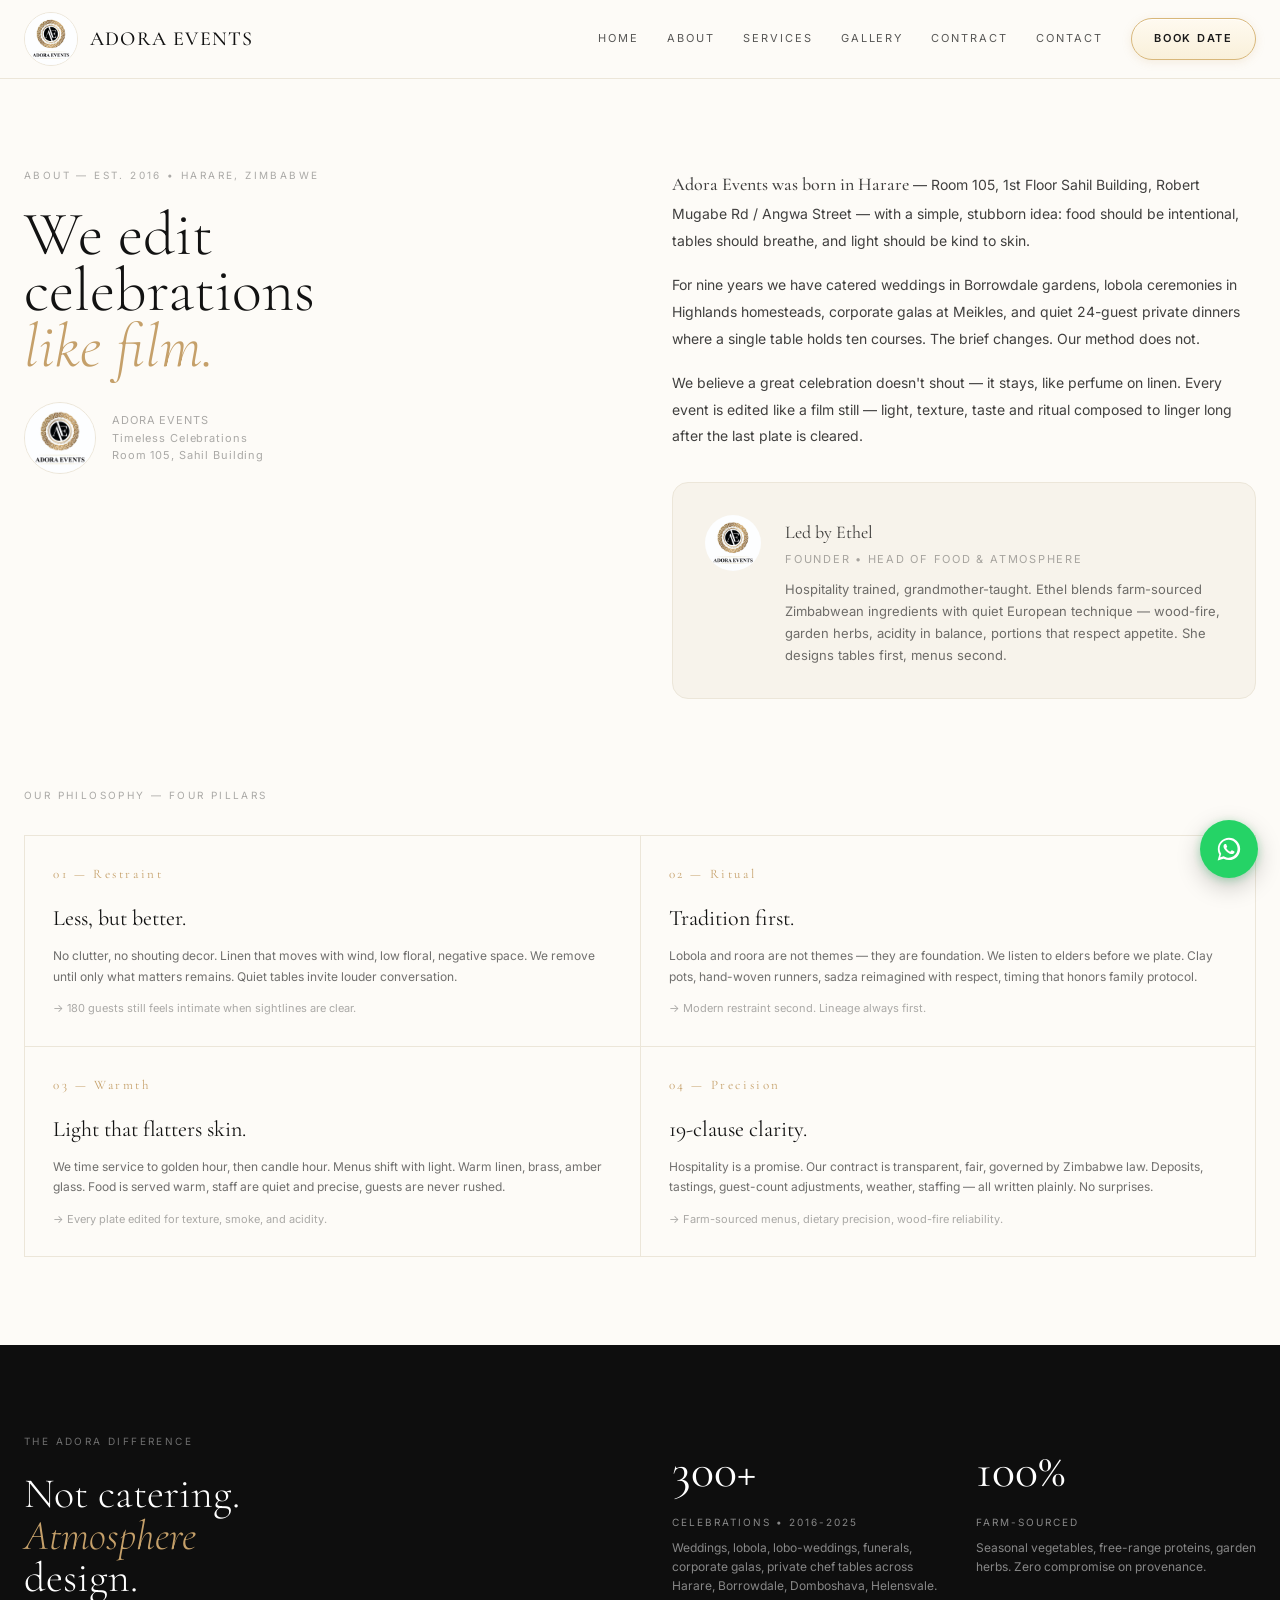
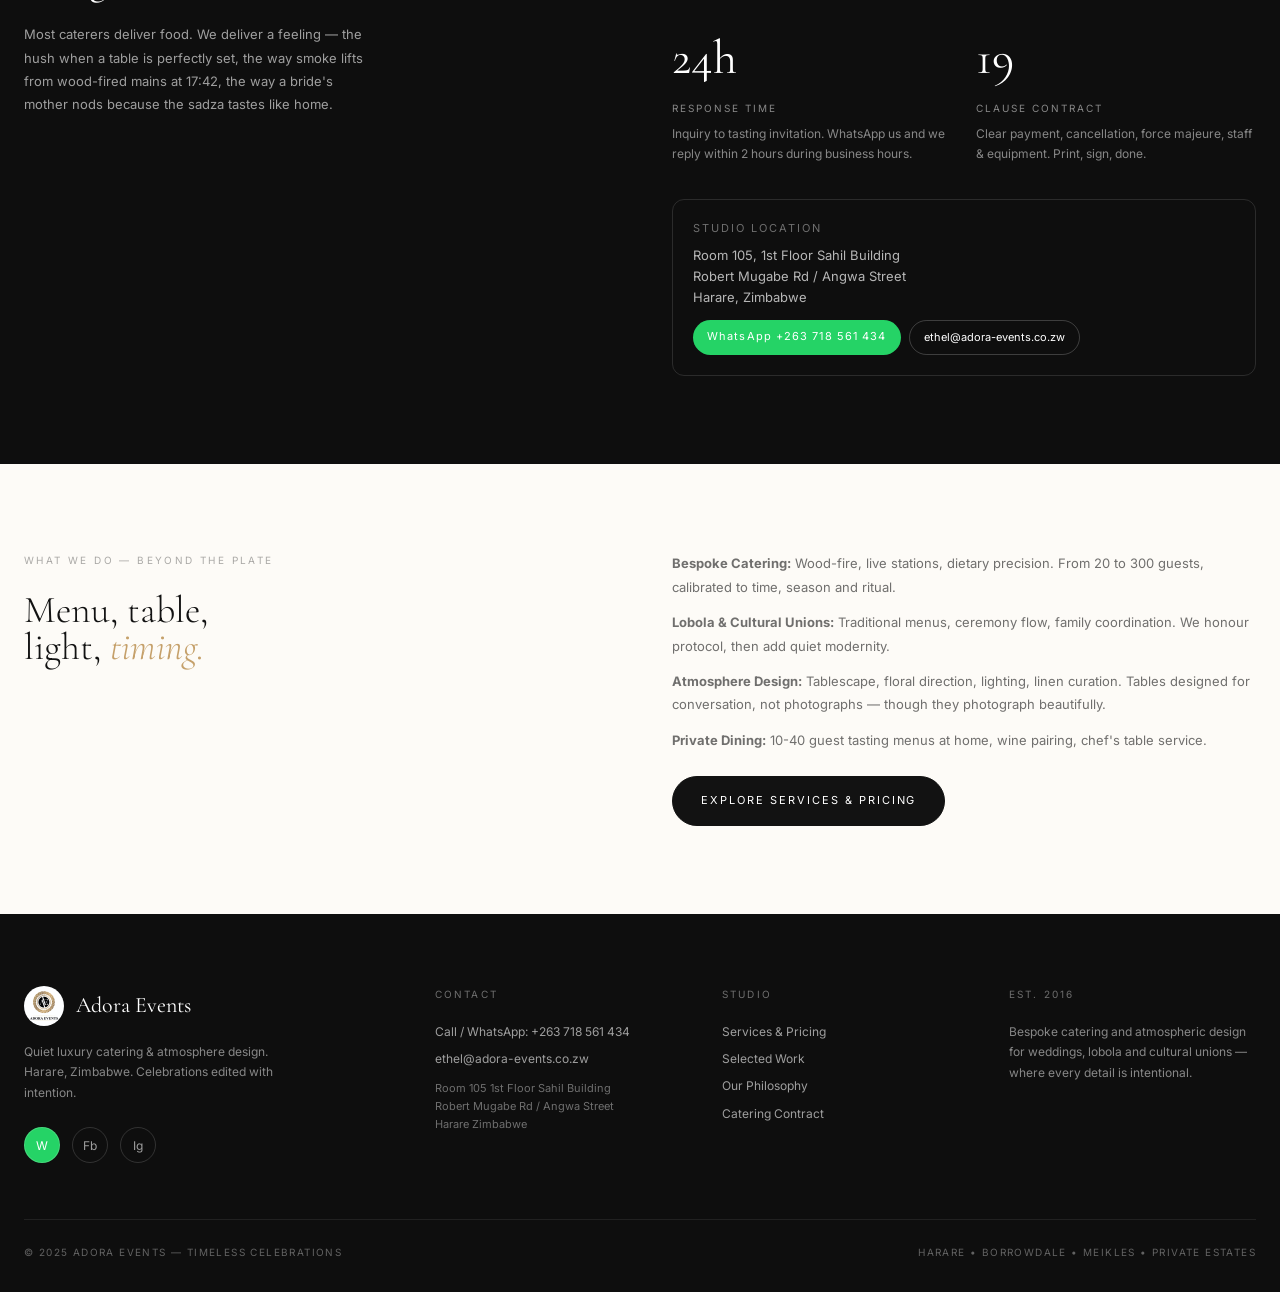
<file: about.html>
<!DOCTYPE html>
<html lang="en">
<head>
<meta charset="UTF-8"><meta name="viewport" content="width=device-width, initial-scale=1">
<title>About Adora Events — Est. 2016 Harare | Our Philosophy</title>
<meta name="description" content="Born in Harare, Room 105 Sahil Building. Adora edits celebrations like film — restraint, ritual, warmth & precision. Led by Ethel, 300+ weddings & lobola ceremonies.">
<link rel="canonical" href="https://adora-events.co.zw/about.html">
<link rel="icon" type="image/x-icon" href="favicon.ico">
<link rel="icon" type="image/png" sizes="32x32" href="images/favicon-32.png">
<link rel="apple-touch-icon" sizes="180x180" href="images/favicon-180.png">
<meta property="og:title" content="About Adora Events — We Edit Celebrations Like Film">
<meta property="og:description" content="Born in Harare, Room 105 Sahil Building. Adora edits celebrations like film — restraint, ritual, warmth & precision. Led by Ethel, 300+ weddings & lobola ceremonies.">
<meta property="og:image" content="https://adora-events.co.zw/images/favicon-512.png">
<meta property="og:type" content="website">
<meta property="og:locale" content="en_ZW">
<meta name="twitter:card" content="summary_large_image">
<meta name="twitter:title" content="About Adora Events — We Edit Celebrations Like Film">
<meta name="twitter:description" content="Born in Harare, Room 105 Sahil Building. Adora edits celebrations like film — restraint, ritual, warmth & precision. Led by Ethel, 300+ weddings & lobola ceremonies.">
<meta name="twitter:image" content="https://adora-events.co.zw/images/favicon-512.png">
<link rel="stylesheet" href="css/style.css">

</head>
<body>

<header class="site-header">
  <div class="header-inner">
    <a href="index.html" class="logo"><img src="images/logo.jpg" alt="Adora Events Logo"> Adora Events</a>
    <nav class="nav">
      <a href="index.html">Home</a>
      <a href="about.html">About</a>
      <a href="services.html">Services</a>
      <a href="gallery.html">Gallery</a>
      <a href="contract.html">Contract</a>
      <a href="contact.html">Contact</a>
      <a href="contact.html" class="nav-cta">Book Date</a>
    </nav>
    <div class="mobile-toggle">☰</div>
  </div>
</header>

<section class="section">
  <div class="two-col">
    <div>
      <div class="label">About — Est. 2016 • Harare, Zimbabwe</div>
      <h1 class="font-display" style="font-size:clamp(40px,5vw,62px);line-height:0.9;font-weight:300">We edit<br>celebrations<br><i style="color:var(--gold)">like film.</i></h1>
      <div style="margin-top:28px;display:flex;gap:16px;align-items:center">
        <img src="images/logo.jpg" alt="Adora seal" style="width:72px;height:72px;border-radius:50%;border:1px solid var(--line)">
        <div style="font-size:11px;line-height:1.6;color:var(--ink-faint);letter-spacing:0.08em">ADORA EVENTS<br>Timeless Celebrations<br>Room 105, Sahil Building</div>
      </div>
    </div>
    <div style="font-size:14px;line-height:1.9;color:rgba(0,0,0,0.75)">
      <p><strong style="font-family:'Cormorant Garamond',serif;font-size:18px;font-weight:500">Adora Events was born in Harare</strong> — Room 105, 1st Floor Sahil Building, Robert Mugabe Rd / Angwa Street — with a simple, stubborn idea: food should be intentional, tables should breathe, and light should be kind to skin.</p>
      <p style="margin-top:18px">For nine years we have catered weddings in Borrowdale gardens, lobola ceremonies in Highlands homesteads, corporate galas at Meikles, and quiet 24-guest private dinners where a single table holds ten courses. The brief changes. Our method does not.</p>
      <p style="margin-top:18px">We believe a great celebration doesn't shout — it stays, like perfume on linen. Every event is edited like a film still — light, texture, taste and ritual composed to linger long after the last plate is cleared.</p>
      
      <div class="founder-box" style="margin-top:32px">
        <img src="images/logo.jpg" style="width:56px;height:56px;border-radius:50%;flex-shrink:0" alt="Ethel">
        <div>
          <div style="font-family:'Cormorant Garamond',serif;font-size:18px">Led by Ethel</div>
          <div style="font-size:11px;letter-spacing:0.16em;text-transform:uppercase;color:var(--ink-faint);margin-bottom:8px">Founder • Head of Food & Atmosphere</div>
          <p style="font-size:13px;line-height:1.7;color:var(--ink-soft)">Hospitality trained, grandmother-taught. Ethel blends farm-sourced Zimbabwean ingredients with quiet European technique — wood-fire, garden herbs, acidity in balance, portions that respect appetite. She designs tables first, menus second.</p>
        </div>
      </div>
    </div>
  </div>
</section>

<section class="section" style="padding-top:0">
  <div class="label">Our Philosophy — Four Pillars</div>
  <div class="value-grid">
    <div>
      <div class="service-card" style="border:none;padding:0"><div class="n">01 — Restraint</div><h3>Less, but better.</h3><p>No clutter, no shouting decor. Linen that moves with wind, low floral, negative space. We remove until only what matters remains. Quiet tables invite louder conversation.</p><p style="margin-top:12px;font-size:11px;color:var(--ink-faint)">→ 180 guests still feels intimate when sightlines are clear.</p></div>
    </div>
    <div>
      <div class="service-card" style="border:none;padding:0"><div class="n">02 — Ritual</div><h3>Tradition first.</h3><p>Lobola and roora are not themes — they are foundation. We listen to elders before we plate. Clay pots, hand-woven runners, sadza reimagined with respect, timing that honors family protocol.</p><p style="margin-top:12px;font-size:11px;color:var(--ink-faint)">→ Modern restraint second. Lineage always first.</p></div>
    </div>
    <div>
      <div class="service-card" style="border:none;padding:0"><div class="n">03 — Warmth</div><h3>Light that flatters skin.</h3><p>We time service to golden hour, then candle hour. Menus shift with light. Warm linen, brass, amber glass. Food is served warm, staff are quiet and precise, guests are never rushed.</p><p style="margin-top:12px;font-size:11px;color:var(--ink-faint)">→ Every plate edited for texture, smoke, and acidity.</p></div>
    </div>
    <div>
      <div class="service-card" style="border:none;padding:0"><div class="n">04 — Precision</div><h3>19-clause clarity.</h3><p>Hospitality is a promise. Our contract is transparent, fair, governed by Zimbabwe law. Deposits, tastings, guest-count adjustments, weather, staffing — all written plainly. No surprises.</p><p style="margin-top:12px;font-size:11px;color:var(--ink-faint)">→ Farm-sourced menus, dietary precision, wood-fire reliability.</p></div>
    </div>
  </div>
</section>

<section class="section-dark">
  <div class="section-inner">
    <div class="two-col">
      <div>
        <div class="label light">The Adora Difference</div>
        <h2 class="font-display" style="font-size:42px;line-height:1;font-weight:300">Not catering.<br><i style="color:var(--gold)">Atmosphere</i><br>design.</h2>
        <p style="margin-top:24px;font-size:13px;line-height:1.8;color:rgba(255,255,255,0.6);max-width:44ch">Most caterers deliver food. We deliver a feeling — the hush when a table is perfectly set, the way smoke lifts from wood-fired mains at 17:42, the way a bride's mother nods because the sadza tastes like home.</p>
      </div>
      <div>
        <div style="display:grid;grid-template-columns:1fr 1fr;gap:24px">
          <div><div class="font-display" style="font-size:48px">300+</div><div style="font-size:10px;letter-spacing:0.2em;text-transform:uppercase;opacity:0.5;margin-top:4px">Celebrations • 2016-2025</div><p style="font-size:12px;color:rgba(255,255,255,0.5);margin-top:8px;line-height:1.6">Weddings, lobola, lobo-weddings, funerals, corporate galas, private chef tables across Harare, Borrowdale, Domboshava, Helensvale.</p></div>
          <div><div class="font-display" style="font-size:48px">100%</div><div style="font-size:10px;letter-spacing:0.2em;text-transform:uppercase;opacity:0.5;margin-top:4px">Farm-Sourced</div><p style="font-size:12px;color:rgba(255,255,255,0.5);margin-top:8px;line-height:1.6">Seasonal vegetables, free-range proteins, garden herbs. Zero compromise on provenance.</p></div>
          <div><div class="font-display" style="font-size:48px">24h</div><div style="font-size:10px;letter-spacing:0.2em;text-transform:uppercase;opacity:0.5;margin-top:4px">Response Time</div><p style="font-size:12px;color:rgba(255,255,255,0.5);margin-top:8px;line-height:1.6">Inquiry to tasting invitation. WhatsApp us and we reply within 2 hours during business hours.</p></div>
          <div><div class="font-display" style="font-size:48px">19</div><div style="font-size:10px;letter-spacing:0.2em;text-transform:uppercase;opacity:0.5;margin-top:4px">Clause Contract</div><p style="font-size:12px;color:rgba(255,255,255,0.5);margin-top:8px;line-height:1.6">Clear payment, cancellation, force majeure, staff & equipment. Print, sign, done.</p></div>
        </div>
        <div style="margin-top:36px;padding:20px;border:1px solid rgba(255,255,255,0.12);border-radius:12px">
          <div style="font-size:11px;letter-spacing:0.18em;text-transform:uppercase;color:rgba(255,255,255,0.4)">Studio Location</div>
          <div style="margin-top:8px;font-size:13px;line-height:1.6;color:rgba(255,255,255,0.7)">Room 105, 1st Floor Sahil Building<br>Robert Mugabe Rd / Angwa Street<br>Harare, Zimbabwe</div>
          <div style="margin-top:12px;display:flex;gap:8px;flex-wrap:wrap">
            <a href="https://wa.me/263718561434" style="background:#25D366;color:white;padding:8px 14px;border-radius:999px;font-size:11px;letter-spacing:0.1em">WhatsApp +263 718 561 434</a>
            <a href="mailto:ethel@adora-events.co.zw" style="border:1px solid rgba(255,255,255,0.2);padding:8px 14px;border-radius:999px;font-size:11px">ethel@adora-events.co.zw</a>
          </div>
        </div>
      </div>
    </div>
  </div>
</section>

<section class="section">
  <div class="two-col">
    <div>
      <div class="label">What We Do — Beyond The Plate</div>
      <h2 class="font-display" style="font-size:38px;line-height:0.95;font-weight:300">Menu, table,<br>light, <i style="color:var(--gold)">timing.</i></h2>
    </div>
    <div style="font-size:13px;line-height:1.8;color:var(--ink-soft)">
      <p><strong>Bespoke Catering:</strong> Wood-fire, live stations, dietary precision. From 20 to 300 guests, calibrated to time, season and ritual.</p>
      <p style="margin-top:12px"><strong>Lobola & Cultural Unions:</strong> Traditional menus, ceremony flow, family coordination. We honour protocol, then add quiet modernity.</p>
      <p style="margin-top:12px"><strong>Atmosphere Design:</strong> Tablescape, floral direction, lighting, linen curation. Tables designed for conversation, not photographs — though they photograph beautifully.</p>
      <p style="margin-top:12px"><strong>Private Dining:</strong> 10-40 guest tasting menus at home, wine pairing, chef's table service.</p>
      <div style="margin-top:24px"><a href="services.html" class="btn">Explore Services & Pricing</a></div>
    </div>
  </div>
</section>

<footer class="site-footer">
  <div class="footer-inner">
    <div>
      <div style="display:flex;align-items:center;gap:12px;margin-bottom:16px">
        <img src="images/logo.jpg" alt="Adora" style="width:40px;height:40px;border-radius:50%;background:white">
        <span style="font-family:'Cormorant Garamond',serif;font-size:22px">Adora Events</span>
      </div>
      <p style="font-size:12px;line-height:1.7;color:rgba(255,255,255,0.5);max-width:32ch">Quiet luxury catering & atmosphere design. Harare, Zimbabwe. Celebrations edited with intention.</p>
      <div style="margin-top:24px;display:flex;gap:12px">
        <a href="https://wa.me/263718561434" style="width:36px;height:36px;display:grid;place-items:center;border-radius:999px;border:1px solid rgba(255,255,255,0.15);background:#25D366;color:white">W</a>
        <a href="#" style="width:36px;height:36px;display:grid;place-items:center;border-radius:999px;border:1px solid rgba(255,255,255,0.15)">Fb</a>
        <a href="#" style="width:36px;height:36px;display:grid;place-items:center;border-radius:999px;border:1px solid rgba(255,255,255,0.15)">Ig</a>
      </div>
    </div>
    <div>
      <div style="font-size:10px;letter-spacing:0.22em;text-transform:uppercase;color:rgba(255,255,255,0.4);margin-bottom:20px">Contact</div>
      <a href="tel:+263718561434">Call / WhatsApp: +263 718 561 434</a>
      <a href="mailto:ethel@adora-events.co.zw">ethel@adora-events.co.zw</a>
      <div style="margin-top:12px;font-size:11px;line-height:1.6;color:rgba(255,255,255,0.4)">Room 105 1st Floor Sahil Building<br>Robert Mugabe Rd / Angwa Street<br>Harare Zimbabwe</div>
    </div>
    <div>
      <div style="font-size:10px;letter-spacing:0.22em;text-transform:uppercase;color:rgba(255,255,255,0.4);margin-bottom:20px">Studio</div>
      <a href="services.html">Services & Pricing</a>
      <a href="gallery.html">Selected Work</a>
      <a href="about.html">Our Philosophy</a>
      <a href="contract.html">Catering Contract</a>
    </div>
    <div>
      <div style="font-size:10px;letter-spacing:0.22em;text-transform:uppercase;color:rgba(255,255,255,0.4);margin-bottom:20px">Est. 2016</div>
      <div style="font-size:12px;line-height:1.7;color:rgba(255,255,255,0.5)">Bespoke catering and atmospheric design for weddings, lobola and cultural unions — where every detail is intentional.</div>
    </div>
  </div>
  <div class="copy">
    <span>© 2025 Adora Events — Timeless Celebrations</span>
    <span>Harare • Borrowdale • Meikles • Private Estates</span>
  </div>
</footer>
<script src="js/main.js"></script>
<a href="https://wa.me/263718561434?text=Hello%20Adora%20Events%2C%20I%27d%20like%20to%20inquire%20about%20booking%20a%20date" class="whatsapp-float" target="_blank" aria-label="Chat on WhatsApp">
  <span class="whatsapp-label">Chat on WhatsApp</span>
  <svg viewBox="0 0 32 32"><path d="M16.001 3.2c-7.047 0-12.76 5.71-12.76 12.754 0 2.25.587 4.447 1.704 6.38L3 29l6.845-1.92a12.7 12.7 0 0 0 6.156 1.57h.001c7.047 0 12.76-5.71 12.76-12.754S23.048 3.2 16.001 3.2zm0 22.95a10.97 10.97 0 0 1-5.594-1.53l-.4-.238-4.062 1.14 1.176-3.955-.26-.408a10.18 10.18 0 0 1-1.57-5.463c0-5.65 4.6-10.247 10.26-10.247 5.66 0 10.26 4.597 10.26 10.247 0 5.65-4.6 10.253-10.81 10.253zm5.63-7.68c-.308-.154-1.824-.9-2.106-1.003-.282-.103-.487-.154-.693.154-.205.308-.795 1.003-.975 1.21-.18.205-.36.23-.668.077-.308-.154-1.3-.48-2.477-1.53-.915-.816-1.533-1.823-1.713-2.13-.18-.308-.019-.474.135-.627.138-.138.308-.36.462-.54.154-.18.205-.308.308-.514.103-.205.052-.385-.026-.54-.077-.154-.693-1.67-.95-2.287-.25-.6-.504-.52-.693-.53h-.59c-.205 0-.54.077-.823.385-.282.308-1.078 1.054-1.078 2.57s1.104 2.98 1.26 3.188c.154.205 2.174 3.32 5.267 4.656.736.317 1.31.506 1.758.647.74.235 1.412.202 1.944.123.593-.088 1.824-.746 2.082-1.467.257-.722.257-1.34.18-1.467-.077-.13-.282-.205-.59-.36z"/></svg>
</a>
</body></html>
</file>
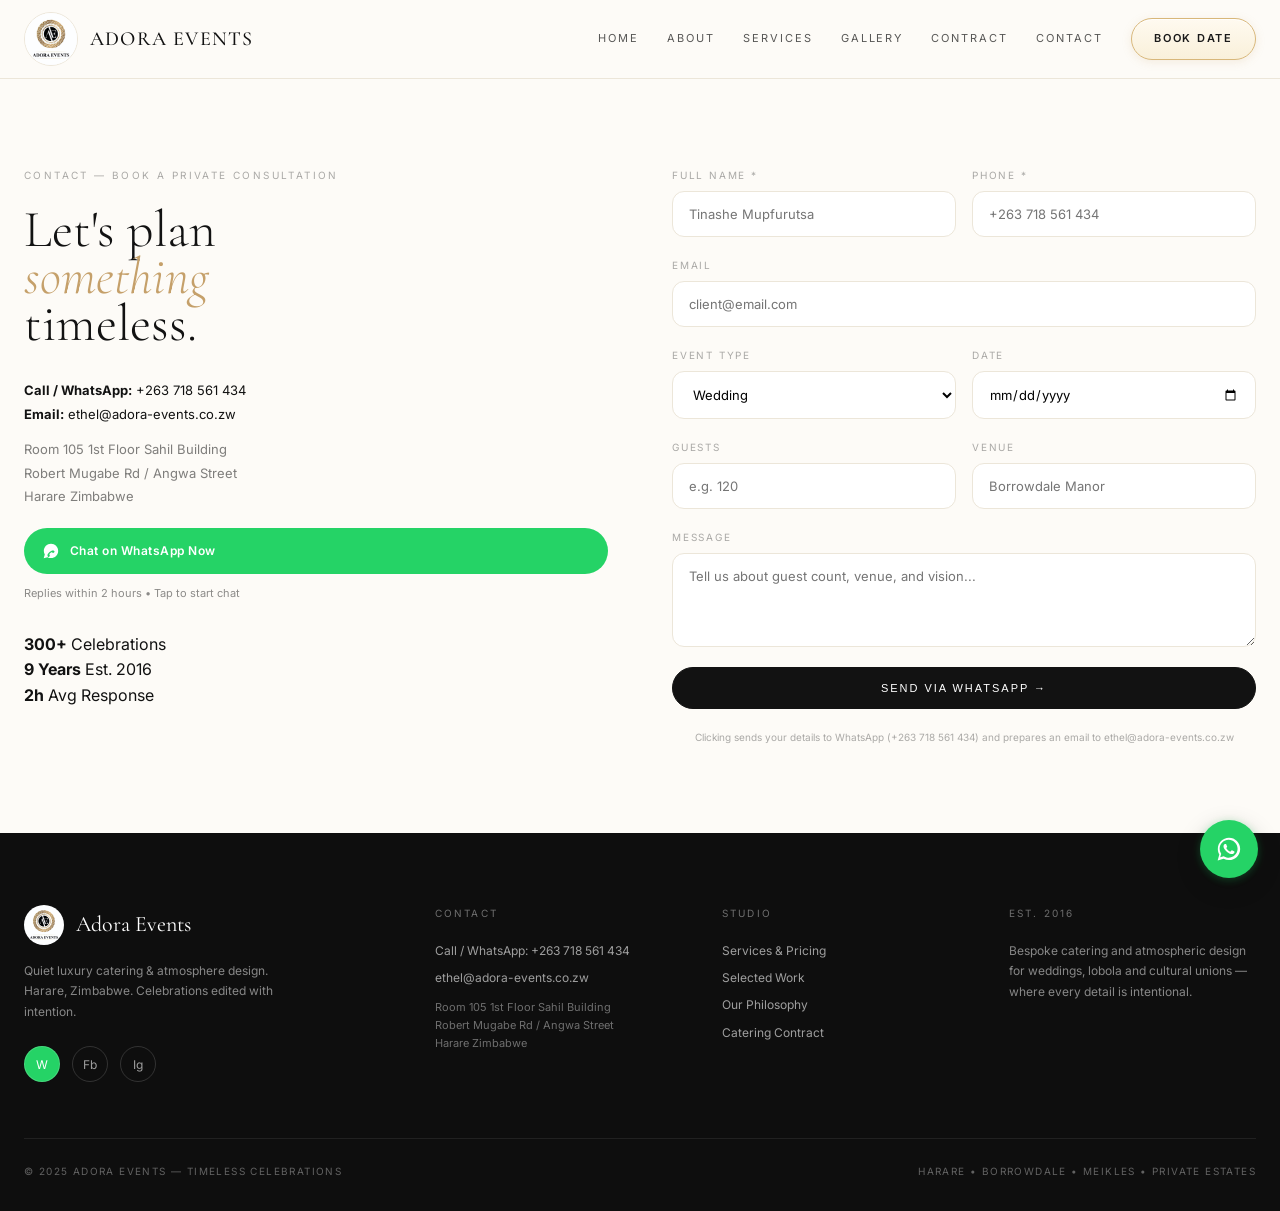
<file: contact.html>
<!DOCTYPE html>
<html lang="en">
<head>
<meta charset="UTF-8"><meta name="viewport" content="width=device-width, initial-scale=1">
<title>Contact & Book Date — Adora Events Harare | WhatsApp +263 718 561 434</title>
<meta name="description" content="Book your date — Room 105 Sahil Building, Harare. WhatsApp +263 718 561 434, ethel@adora-events.co.zw. Replies within 2 hours.">
<link rel="canonical" href="https://adora-events.co.zw/contact.html">
<link rel="icon" type="image/x-icon" href="favicon.ico">
<link rel="icon" type="image/png" sizes="32x32" href="images/favicon-32.png">
<link rel="apple-touch-icon" sizes="180x180" href="images/favicon-180.png">
<meta property="og:title" content="Book Your Date — Adora Events Harare">
<meta property="og:description" content="Book your date — Room 105 Sahil Building, Harare. WhatsApp +263 718 561 434, ethel@adora-events.co.zw. Replies within 2 hours.">
<meta property="og:image" content="https://adora-events.co.zw/images/favicon-512.png">
<meta property="og:type" content="website">
<meta property="og:locale" content="en_ZW">
<meta name="twitter:card" content="summary_large_image">
<meta name="twitter:title" content="Book Your Date — Adora Events Harare">
<meta name="twitter:description" content="Book your date — Room 105 Sahil Building, Harare. WhatsApp +263 718 561 434, ethel@adora-events.co.zw. Replies within 2 hours.">
<meta name="twitter:image" content="https://adora-events.co.zw/images/favicon-512.png">
<link rel="stylesheet" href="css/style.css">

</head>
<body>
<header class="site-header">
  <div class="header-inner">
    <a href="index.html" class="logo"><img src="images/logo.jpg" alt="Adora Events Logo"> Adora Events</a>
    <nav class="nav">
      <a href="index.html">Home</a>
      <a href="about.html">About</a>
      <a href="services.html">Services</a>
      <a href="gallery.html">Gallery</a>
      <a href="contract.html">Contract</a>
      <a href="contact.html">Contact</a>
      <a href="contact.html" class="nav-cta">Book Date</a>
    </nav>
    <div class="mobile-toggle">☰</div>
  </div>
</header>

<section class="section">
  <div class="two-col">
    <div>
      <div class="label">Contact — Book a Private Consultation</div>
      <h1 class="font-display" style="font-size:52px;line-height:0.9;font-weight:300">Let's plan<br><i style="color:var(--gold)">something</i><br>timeless.</h1>
      <div style="margin-top:32px;font-size:13px;line-height:1.8">
        <p><strong>Call / WhatsApp:</strong> +263 718 561 434</p>
        <p><strong>Email:</strong> ethel@adora-events.co.zw</p>
        <p style="margin-top:12px;color:rgba(0,0,0,0.5)">Room 105 1st Floor Sahil Building<br>Robert Mugabe Rd / Angwa Street<br>Harare Zimbabwe</p>
        <div style="margin-top:20px;display:flex;flex-direction:column;gap:10px">
          <a href="https://wa.me/263718561434?text=Hello%20Adora%20Events%2C%20I%20want%20to%20book%20my%20date" target="_blank" style="display:inline-flex;align-items:center;gap:10px;background:#25D366;color:white;padding:12px 18px;border-radius:999px;font-size:12px;font-weight:600;letter-spacing:0.04em">
            <svg viewBox="0 0 32 32" style="width:18px;height:18px;fill:white"><path d="M16.001 3.2c-7.047 0-12.76 5.71-12.76 12.754 0 2.25.587 4.447 1.704 6.38L3 29l6.845-1.92a12.7 12.7 0 0 0 6.156 1.57h.001c7.047 0 12.76-5.71 12.76-12.754S23.048 3.2 16.001 3.2zm5.63 15.27c-.308.154-1.824.9-2.106 1.003-.282.103-.487.154-.693-.154-.205-.308-.795-1.003-.975-1.21-.18-.205-.36-.23-.668-.077-.308.154-1.3.48-2.477 1.53-.915.816-1.533 1.823-1.713 2.13-.18.308-.019.474.135.627.138.138.308.36.462.54.154.18.205.308.308.514.103.205.052.385-.026.54-.077.154-.693 1.67-.95 2.287-.25.6-.504.52-.693.53h-.59c-.205 0-.54-.077-.823-.385-.282-.308-1.078-1.054-1.078-2.57s1.104-2.98 1.26-3.188c.154-.205 2.174-3.32 5.267-4.656.736-.317 1.31-.506 1.758-.647.74-.235 1.412-.202 1.944-.123.593.088 1.824.746 2.082 1.467.257.722.257 1.34.18 1.467-.077-.13-.282-.205-.59-.36z"/></svg>
            Chat on WhatsApp Now
          </a>
          <span style="font-size:11px;color:rgba(0,0,0,0.45)">Replies within 2 hours • Tap to start chat</span>
        </div>
      </div>
      <div class="trust-bar" style="margin-top:28px">
        <div><strong>300+</strong> Celebrations</div>
        <div><strong>9 Years</strong> Est. 2016</div>
        <div><strong>2h</strong> Avg Response</div>
      </div>
    </div>
    <form id="inquiryForm" style="display:flex;flex-direction:column;gap:20px">
      <div class="form-grid">
        <div class="input-group"><label>Full Name *</label><input id="fName" placeholder="Tinashe Mupfurutsa" required></div>
        <div class="input-group"><label>Phone *</label><input id="fPhone" placeholder="+263 718 561 434" required></div>
      </div>
      <div class="input-group"><label>Email</label><input id="fEmail" type="email" placeholder="client@email.com"></div>
      <div class="form-grid">
        <div class="input-group"><label>Event Type</label><select id="fType"><option>Wedding</option><option>Lobola</option><option>Lobo-Wedding</option><option>Corporate Function</option><option>Private Dining</option><option>Other</option></select></div>
        <div class="input-group"><label>Date</label><input id="fDate" type="date"></div>
      </div>
      <div class="form-grid">
        <div class="input-group"><label>Guests</label><input id="fGuests" placeholder="e.g. 120"></div>
        <div class="input-group"><label>Venue</label><input id="fVenue" placeholder="Borrowdale Manor"></div>
      </div>
      <div class="input-group"><label>Message</label><textarea id="fMessage" rows="4" placeholder="Tell us about guest count, venue, and vision..."></textarea></div>
      <button class="btn" type="submit">Send via WhatsApp →</button>
      <div style="font-size:10px;color:var(--ink-faint);text-align:center">Clicking sends your details to WhatsApp (+263 718 561 434) and prepares an email to ethel@adora-events.co.zw</div>
    </form>
  </div>
</section>
<script>
document.getElementById('inquiryForm').addEventListener('submit', function(e){
  e.preventDefault();
  const name = document.getElementById('fName').value;
  const phone = document.getElementById('fPhone').value;
  const email = document.getElementById('fEmail').value;
  const type = document.getElementById('fType').value;
  const date = document.getElementById('fDate').value;
  const guests = document.getElementById('fGuests').value;
  const venue = document.getElementById('fVenue').value;
  const msg = document.getElementById('fMessage').value;
  
  const text = `Hello Adora Events!%0A%0A*New Inquiry from Website*%0A%0AName: ${name}%0APhone: ${phone}%0AEmail: ${email}%0AEvent: ${type}%0ADate: ${date}%0AGuests: ${guests}%0AVenue: ${venue}%0A%0AMessage: ${msg}%0A%0A— Sent from adora-events.co.zw`;
  
  // Show toast
  const toast = document.createElement('div');
  toast.className = 'toast show';
  toast.textContent = 'Opening WhatsApp...';
  document.body.appendChild(toast);
  setTimeout(()=>toast.remove(), 3000);
  
  // Open WhatsApp
  window.open(`https://wa.me/263718561434?text=${text}`, '_blank');
  
  // Also open mailto as backup
  setTimeout(()=>{
    window.location.href = `mailto:ethel@adora-events.co.zw?subject=New Inquiry - ${type} - ${name}&body=${decodeURIComponent(text).replace(/%0A/g, '\n')}`;
  }, 1200);
});
</script>

<footer class="site-footer">
  <div class="footer-inner">
    <div>
      <div style="display:flex;align-items:center;gap:12px;margin-bottom:16px">
        <img src="images/logo.jpg" alt="Adora" style="width:40px;height:40px;border-radius:50%;background:white">
        <span style="font-family:'Cormorant Garamond',serif;font-size:22px">Adora Events</span>
      </div>
      <p style="font-size:12px;line-height:1.7;color:rgba(255,255,255,0.5);max-width:32ch">Quiet luxury catering & atmosphere design. Harare, Zimbabwe. Celebrations edited with intention.</p>
      <div style="margin-top:24px;display:flex;gap:12px">
        <a href="https://wa.me/263718561434" style="width:36px;height:36px;display:grid;place-items:center;border-radius:999px;border:1px solid rgba(255,255,255,0.15);background:#25D366;color:white">W</a>
        <a href="#" style="width:36px;height:36px;display:grid;place-items:center;border-radius:999px;border:1px solid rgba(255,255,255,0.15)">Fb</a>
        <a href="#" style="width:36px;height:36px;display:grid;place-items:center;border-radius:999px;border:1px solid rgba(255,255,255,0.15)">Ig</a>
      </div>
    </div>
    <div>
      <div style="font-size:10px;letter-spacing:0.22em;text-transform:uppercase;color:rgba(255,255,255,0.4);margin-bottom:20px">Contact</div>
      <a href="tel:+263718561434">Call / WhatsApp: +263 718 561 434</a>
      <a href="mailto:ethel@adora-events.co.zw">ethel@adora-events.co.zw</a>
      <div style="margin-top:12px;font-size:11px;line-height:1.6;color:rgba(255,255,255,0.4)">Room 105 1st Floor Sahil Building<br>Robert Mugabe Rd / Angwa Street<br>Harare Zimbabwe</div>
    </div>
    <div>
      <div style="font-size:10px;letter-spacing:0.22em;text-transform:uppercase;color:rgba(255,255,255,0.4);margin-bottom:20px">Studio</div>
      <a href="services.html">Services & Pricing</a>
      <a href="gallery.html">Selected Work</a>
      <a href="about.html">Our Philosophy</a>
      <a href="contract.html">Catering Contract</a>
    </div>
    <div>
      <div style="font-size:10px;letter-spacing:0.22em;text-transform:uppercase;color:rgba(255,255,255,0.4);margin-bottom:20px">Est. 2016</div>
      <div style="font-size:12px;line-height:1.7;color:rgba(255,255,255,0.5)">Bespoke catering and atmospheric design for weddings, lobola and cultural unions — where every detail is intentional.</div>
    </div>
  </div>
  <div class="copy">
    <span>© 2025 Adora Events — Timeless Celebrations</span>
    <span>Harare • Borrowdale • Meikles • Private Estates</span>
  </div>
</footer>
<script src="js/main.js"></script>
<!-- WhatsApp Floating Button -->
<a href="https://wa.me/263718561434?text=Hello%20Adora%20Events%2C%20I%27d%20like%20to%20inquire%20about%20booking%20a%20date" class="whatsapp-float" target="_blank" aria-label="Chat on WhatsApp">
  <span class="whatsapp-label">Chat on WhatsApp</span>
  <svg viewBox="0 0 32 32"><path d="M16.001 3.2c-7.047 0-12.76 5.71-12.76 12.754 0 2.25.587 4.447 1.704 6.38L3 29l6.845-1.92a12.7 12.7 0 0 0 6.156 1.57h.001c7.047 0 12.76-5.71 12.76-12.754S23.048 3.2 16.001 3.2zm0 22.95a10.97 10.97 0 0 1-5.594-1.53l-.4-.238-4.062 1.14 1.176-3.955-.26-.408a10.18 10.18 0 0 1-1.57-5.463c0-5.65 4.6-10.247 10.26-10.247 5.66 0 10.26 4.597 10.26 10.247 0 5.65-4.6 10.253-10.81 10.253zm5.63-7.68c-.308-.154-1.824-.9-2.106-1.003-.282-.103-.487-.154-.693.154-.205.308-.795 1.003-.975 1.21-.18.205-.36.23-.668.077-.308-.154-1.3-.48-2.477-1.53-.915-.816-1.533-1.823-1.713-2.13-.18-.308-.019-.474.135-.627.138-.138.308-.36.462-.54.154-.18.205-.308.308-.514.103-.205.052-.385-.026-.54-.077-.154-.693-1.67-.95-2.287-.25-.6-.504-.52-.693-.53h-.59c-.205 0-.54.077-.823.385-.282.308-1.078 1.054-1.078 2.57s1.104 2.98 1.26 3.188c.154.205 2.174 3.32 5.267 4.656.736.317 1.31.506 1.758.647.74.235 1.412.202 1.944.123.593-.088 1.824-.746 2.082-1.467.257-.722.257-1.34.18-1.467-.077-.13-.282-.205-.59-.36z"/></svg>
</a>

</body></html>

</body></html>
</file>
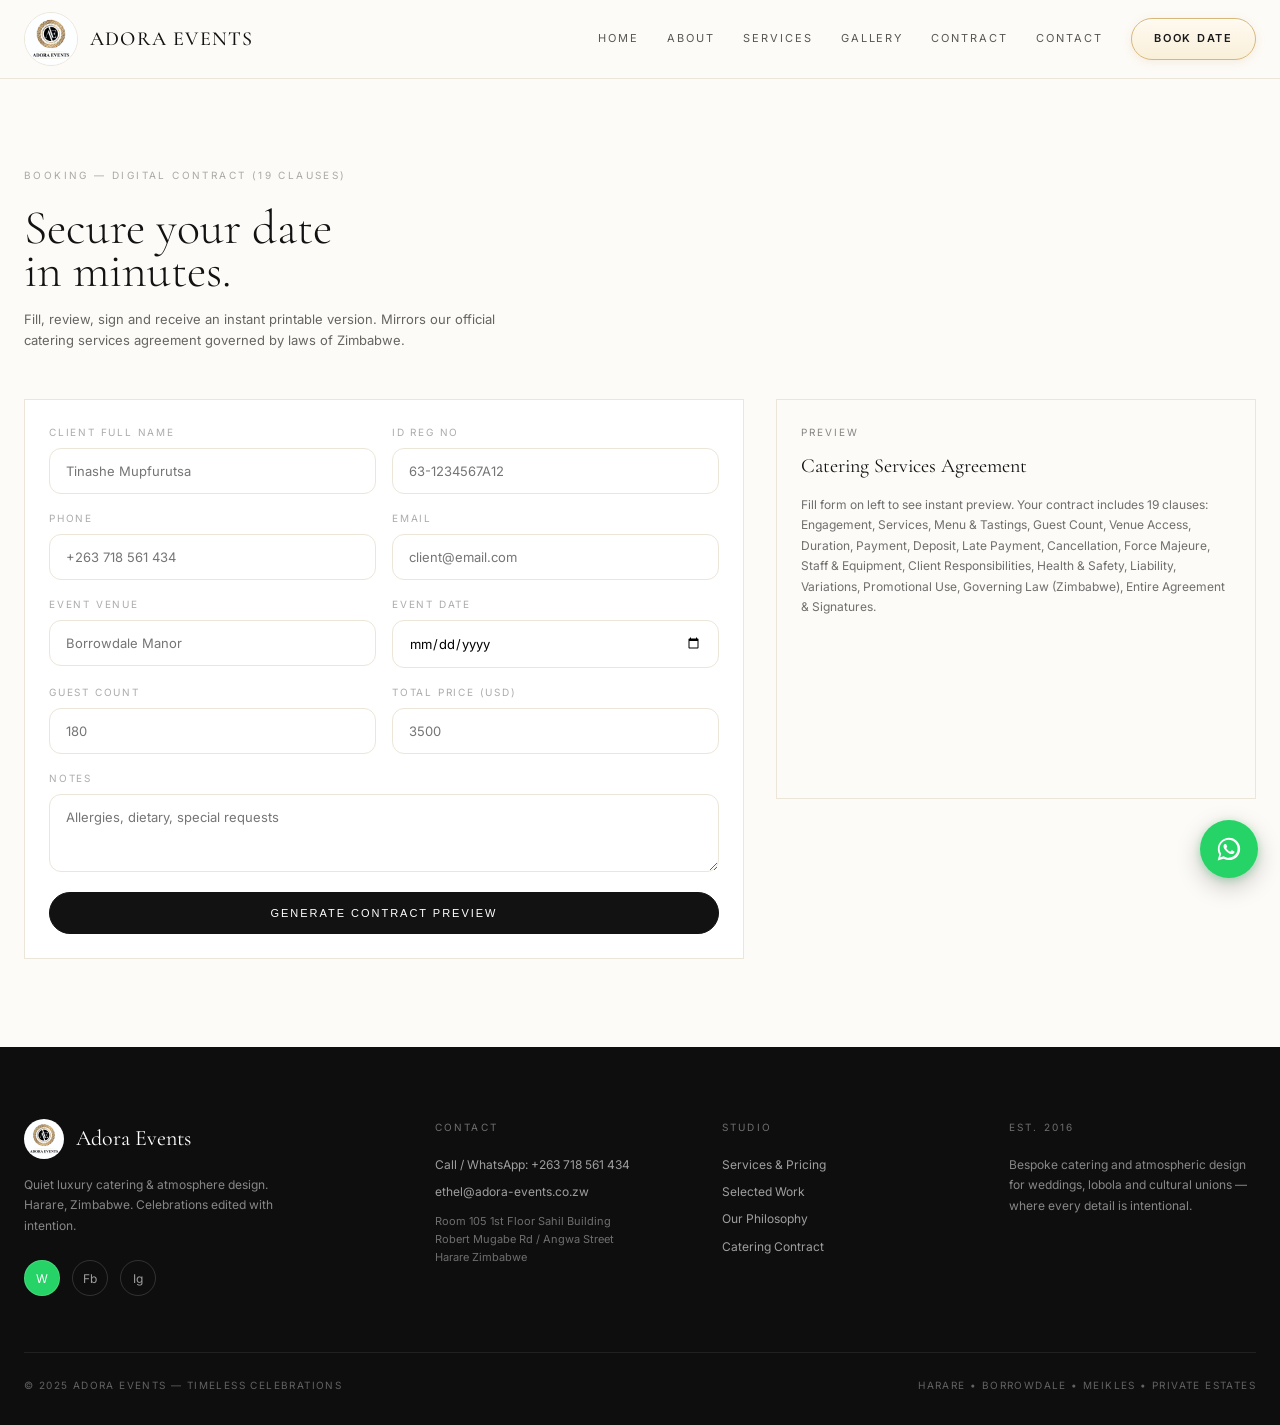
<file: contract.html>
<!DOCTYPE html>
<html lang="en">
<head>
<meta charset="UTF-8"><meta name="viewport" content="width=device-width, initial-scale=1">
<title>Catering Contract — Secure Your Date | Adora Events</title>
<meta name="description" content="19-clause catering agreement governed by Zimbabwe law. Digital preview, print & sign. Transparent deposits, cancellations & service terms.">
<link rel="canonical" href="https://adora-events.co.zw/contract.html">
<link rel="icon" type="image/x-icon" href="favicon.ico">
<link rel="icon" type="image/png" sizes="32x32" href="images/favicon-32.png">
<link rel="apple-touch-icon" sizes="180x180" href="images/favicon-180.png">
<meta property="og:title" content="Secure Your Date — 19-Clause Contract">
<meta property="og:description" content="19-clause catering agreement governed by Zimbabwe law. Digital preview, print & sign. Transparent deposits, cancellations & service terms.">
<meta property="og:image" content="https://adora-events.co.zw/images/favicon-512.png">
<meta property="og:type" content="website">
<meta property="og:locale" content="en_ZW">
<meta name="twitter:card" content="summary_large_image">
<meta name="twitter:title" content="Secure Your Date — 19-Clause Contract">
<meta name="twitter:description" content="19-clause catering agreement governed by Zimbabwe law. Digital preview, print & sign. Transparent deposits, cancellations & service terms.">
<meta name="twitter:image" content="https://adora-events.co.zw/images/favicon-512.png">
<link rel="stylesheet" href="css/style.css">

</head>
<body>

<header class="site-header">
  <div class="header-inner">
    <a href="index.html" class="logo"><img src="images/logo.jpg" alt="Adora Events Logo"> Adora Events</a>
    <nav class="nav">
      <a href="index.html">Home</a>
      <a href="about.html">About</a>
      <a href="services.html">Services</a>
      <a href="gallery.html">Gallery</a>
      <a href="contract.html">Contract</a>
      <a href="contact.html">Contact</a>
      <a href="contact.html" class="nav-cta">Book Date</a>
    </nav>
    <div class="mobile-toggle">☰</div>
  </div>
</header>

<section class="section">
  <div class="label">Booking — Digital Contract (19 Clauses)</div>
  <h1 class="font-display" style="font-size:48px;font-weight:300;line-height:0.9">Secure your date<br>in minutes.</h1>
  <p style="margin-top:16px;max-width:60ch;font-size:13px;color:rgba(0,0,0,0.6)">Fill, review, sign and receive an instant printable version. Mirrors our official catering services agreement governed by laws of Zimbabwe.</p>

  <div style="margin-top:48px;display:grid;grid-template-columns:1.2fr 0.8fr;gap:32px" class="two-col">
    <div style="background:white;border:1px solid var(--line);padding:24px">
      <div class="form-grid">
        <div class="input-group"><label>Client Full Name</label><input id="fullName" placeholder="Tinashe Mupfurutsa"></div>
        <div class="input-group"><label>ID Reg No</label><input id="idReg" placeholder="63-1234567A12"></div>
        <div class="input-group"><label>Phone</label><input id="phone" placeholder="+263 718 561 434"></div>
        <div class="input-group"><label>Email</label><input id="email" placeholder="client@email.com"></div>
        <div class="input-group"><label>Event Venue</label><input id="venue" placeholder="Borrowdale Manor"></div>
        <div class="input-group"><label>Event Date</label><input id="date" type="date"></div>
        <div class="input-group"><label>Guest Count</label><input id="guests" placeholder="180"></div>
        <div class="input-group"><label>Total Price (USD)</label><input id="total" placeholder="3500"></div>
      </div>
      <div class="input-group" style="margin-top:16px"><label>Notes</label><textarea id="notes" rows="3" placeholder="Allergies, dietary, special requests"></textarea></div>
      <button class="btn" style="margin-top:20px;width:100%" onclick="generatePreview()">Generate Contract Preview</button>
    </div>
    <div id="preview" style="background:#fcfbf8;border:1px solid var(--line);padding:24px;font-size:12px;line-height:1.7;min-height:400px">
      <div style="font-size:10px;letter-spacing:0.2em;text-transform:uppercase;opacity:0.5">Preview</div>
      <div class="font-display" style="font-size:20px;margin-top:8px">Catering Services Agreement</div>
      <div style="margin-top:12px;opacity:0.6">Fill form on left to see instant preview. Your contract includes 19 clauses: Engagement, Services, Menu & Tastings, Guest Count, Venue Access, Duration, Payment, Deposit, Late Payment, Cancellation, Force Majeure, Staff & Equipment, Client Responsibilities, Health & Safety, Liability, Variations, Promotional Use, Governing Law (Zimbabwe), Entire Agreement & Signatures.</div>
    </div>
  </div>
</section>
<script>
function generatePreview(){
  const get = id=>document.getElementById(id).value||'________';
  const waText = `Hello Adora Events!%0A%0A*Contract Inquiry*%0AClient: ${get('fullName')}%0AID: ${get('idReg')}%0APhone: ${get('phone')}%0AEmail: ${get('email')}%0AVenue: ${get('venue')}%0ADate: ${get('date')}%0AGuests: ${get('guests')}%0ATotal: USD ${get('total')}%0ANotes: ${get('notes')}%0A%0APlease send contract PDF.`;
  document.getElementById('preview').innerHTML = `
    <div style="display:flex;justify-content:space-between"><div style="font-size:10px;letter-spacing:0.2em;text-transform:uppercase;opacity:0.5">ADORA EVENTS</div><div style="font-size:10px;opacity:0.5">${new Date().toLocaleDateString()}</div></div>
    <div class="font-display" style="font-size:22px;margin-top:12px">Catering Services Agreement</div>
    <div style="margin-top:16px"><strong>Client:</strong> ${get('fullName')}<br><strong>ID:</strong> ${get('idReg')}<br><strong>Phone:</strong> ${get('phone')}<br><strong>Email:</strong> ${get('email')}<br><strong>Venue:</strong> ${get('venue')}<br><strong>Date:</strong> ${get('date')}<br><strong>Guests:</strong> ${get('guests')}<br><strong>Total:</strong> USD ${get('total')}</div>
    <div style="margin-top:16px;border-top:1px solid #eee;padding-top:12px"><strong>Notes:</strong> ${get('notes')}</div>
    <div style="margin-top:24px;font-size:11px;opacity:0.7">For Adora Events: Ethel@adora-events.co.zw / Call / WhatsApp +263 718 561 434<br>Room 105 1st Floor Sahil Building, Harare Zimbabwe</div>
    <div style="margin-top:20px;display:flex;gap:8px;flex-wrap:wrap">
      <button class="btn" onclick="window.print()">Print / Save PDF</button>
      <a href="https://wa.me/263718561434?text=${waText}" target="_blank" class="btn" style="background:#25D366;border-color:#25D366">Send via WhatsApp</a>
    </div>
  `;
}
</script>

<footer class="site-footer">
  <div class="footer-inner">
    <div>
      <div style="display:flex;align-items:center;gap:12px;margin-bottom:16px">
        <img src="images/logo.jpg" alt="Adora" style="width:40px;height:40px;border-radius:50%;background:white">
        <span style="font-family:'Cormorant Garamond',serif;font-size:22px">Adora Events</span>
      </div>
      <p style="font-size:12px;line-height:1.7;color:rgba(255,255,255,0.5);max-width:32ch">Quiet luxury catering & atmosphere design. Harare, Zimbabwe. Celebrations edited with intention.</p>
      <div style="margin-top:24px;display:flex;gap:12px">
        <a href="https://wa.me/263718561434" style="width:36px;height:36px;display:grid;place-items:center;border-radius:999px;border:1px solid rgba(255,255,255,0.15);background:#25D366;color:white">W</a>
        <a href="#" style="width:36px;height:36px;display:grid;place-items:center;border-radius:999px;border:1px solid rgba(255,255,255,0.15)">Fb</a>
        <a href="#" style="width:36px;height:36px;display:grid;place-items:center;border-radius:999px;border:1px solid rgba(255,255,255,0.15)">Ig</a>
      </div>
    </div>
    <div>
      <div style="font-size:10px;letter-spacing:0.22em;text-transform:uppercase;color:rgba(255,255,255,0.4);margin-bottom:20px">Contact</div>
      <a href="tel:+263718561434">Call / WhatsApp: +263 718 561 434</a>
      <a href="mailto:ethel@adora-events.co.zw">ethel@adora-events.co.zw</a>
      <div style="margin-top:12px;font-size:11px;line-height:1.6;color:rgba(255,255,255,0.4)">Room 105 1st Floor Sahil Building<br>Robert Mugabe Rd / Angwa Street<br>Harare Zimbabwe</div>
    </div>
    <div>
      <div style="font-size:10px;letter-spacing:0.22em;text-transform:uppercase;color:rgba(255,255,255,0.4);margin-bottom:20px">Studio</div>
      <a href="services.html">Services & Pricing</a>
      <a href="gallery.html">Selected Work</a>
      <a href="about.html">Our Philosophy</a>
      <a href="contract.html">Catering Contract</a>
    </div>
    <div>
      <div style="font-size:10px;letter-spacing:0.22em;text-transform:uppercase;color:rgba(255,255,255,0.4);margin-bottom:20px">Est. 2016</div>
      <div style="font-size:12px;line-height:1.7;color:rgba(255,255,255,0.5)">Bespoke catering and atmospheric design for weddings, lobola and cultural unions — where every detail is intentional.</div>
    </div>
  </div>
  <div class="copy">
    <span>© 2025 Adora Events — Timeless Celebrations</span>
    <span>Harare • Borrowdale • Meikles • Private Estates</span>
  </div>
</footer>
<script src="js/main.js"></script>
<!-- WhatsApp Floating Button -->
<a href="https://wa.me/263718561434?text=Hello%20Adora%20Events%2C%20I%27d%20like%20to%20inquire%20about%20booking%20a%20date" class="whatsapp-float" target="_blank" aria-label="Chat on WhatsApp">
  <span class="whatsapp-label">Chat on WhatsApp</span>
  <svg viewBox="0 0 32 32"><path d="M16.001 3.2c-7.047 0-12.76 5.71-12.76 12.754 0 2.25.587 4.447 1.704 6.38L3 29l6.845-1.92a12.7 12.7 0 0 0 6.156 1.57h.001c7.047 0 12.76-5.71 12.76-12.754S23.048 3.2 16.001 3.2zm0 22.95a10.97 10.97 0 0 1-5.594-1.53l-.4-.238-4.062 1.14 1.176-3.955-.26-.408a10.18 10.18 0 0 1-1.57-5.463c0-5.65 4.6-10.247 10.26-10.247 5.66 0 10.26 4.597 10.26 10.247 0 5.65-4.6 10.253-10.81 10.253zm5.63-7.68c-.308-.154-1.824-.9-2.106-1.003-.282-.103-.487-.154-.693.154-.205.308-.795 1.003-.975 1.21-.18.205-.36.23-.668.077-.308-.154-1.3-.48-2.477-1.53-.915-.816-1.533-1.823-1.713-2.13-.18-.308-.019-.474.135-.627.138-.138.308-.36.462-.54.154-.18.205-.308.308-.514.103-.205.052-.385-.026-.54-.077-.154-.693-1.67-.95-2.287-.25-.6-.504-.52-.693-.53h-.59c-.205 0-.54.077-.823.385-.282.308-1.078 1.054-1.078 2.57s1.104 2.98 1.26 3.188c.154.205 2.174 3.32 5.267 4.656.736.317 1.31.506 1.758.647.74.235 1.412.202 1.944.123.593-.088 1.824-.746 2.082-1.467.257-.722.257-1.34.18-1.467-.077-.13-.282-.205-.59-.36z"/></svg>
</a>

</body></html>
</file>
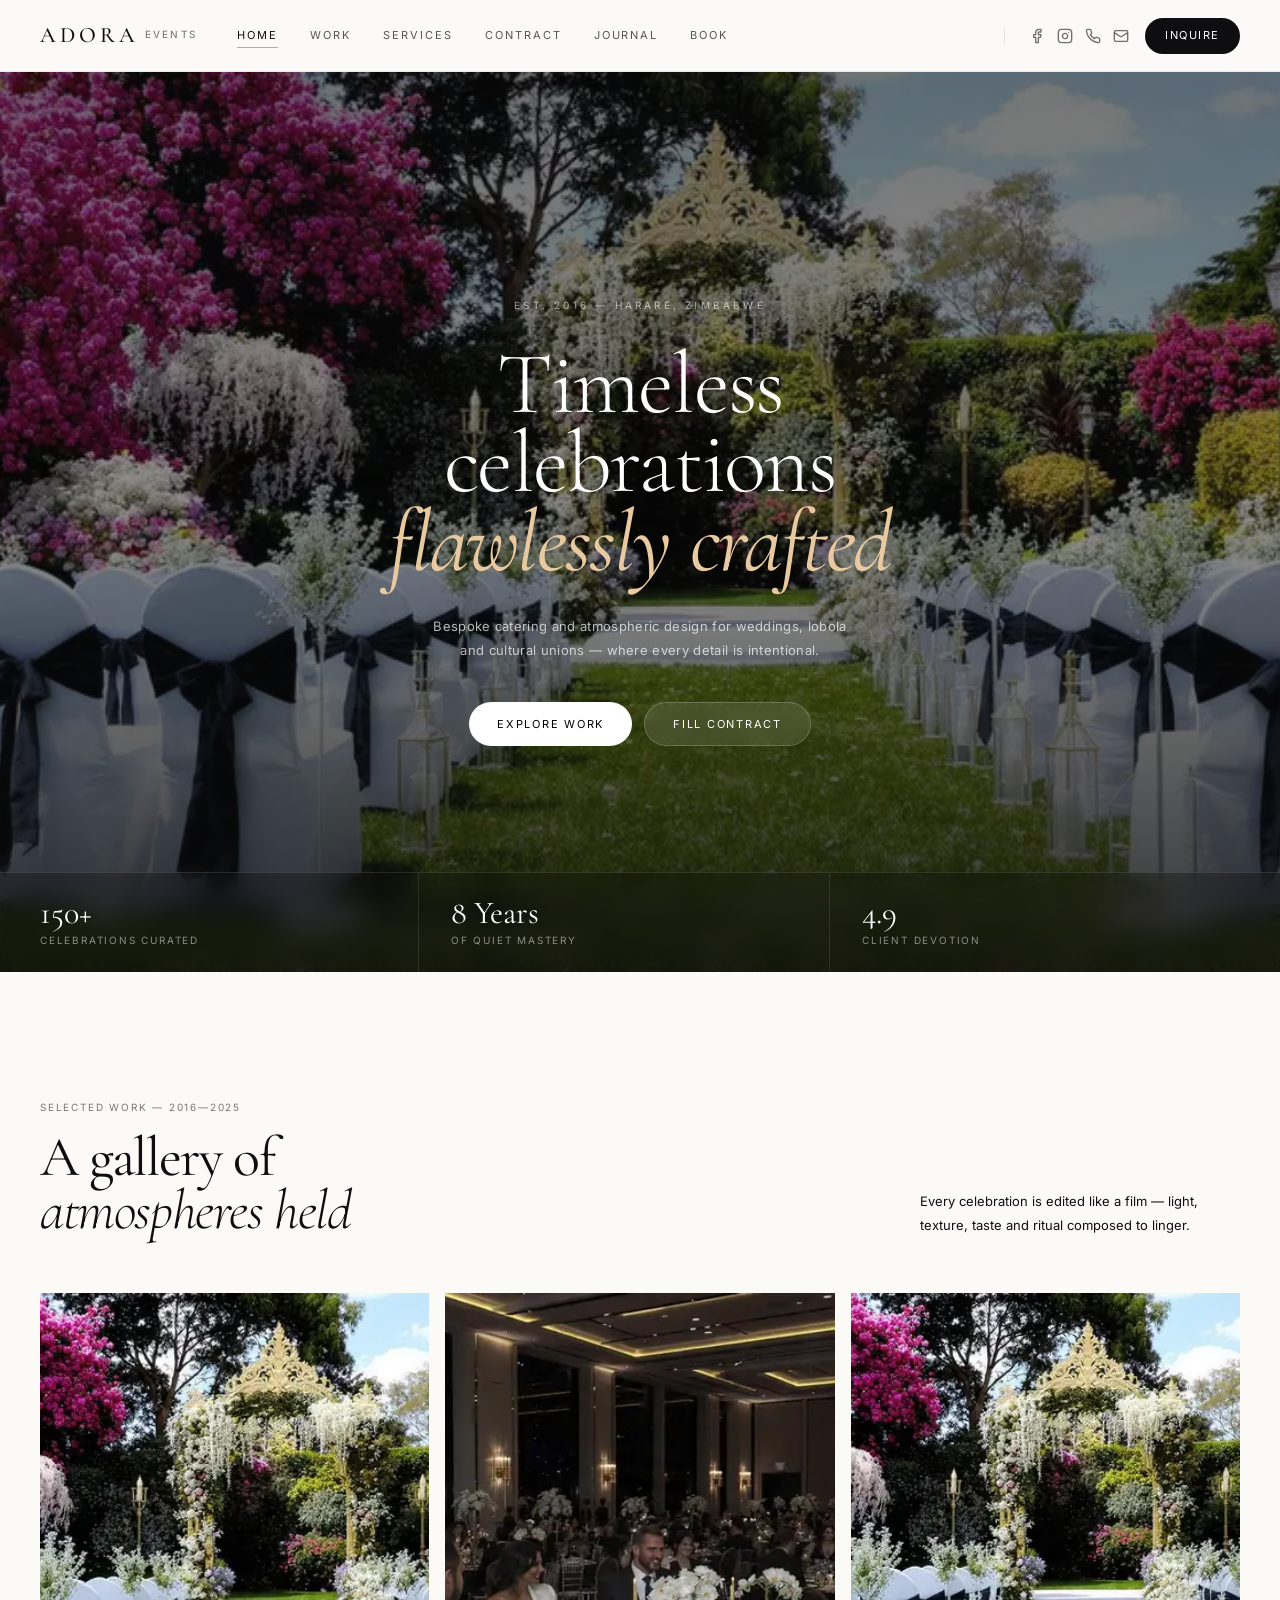
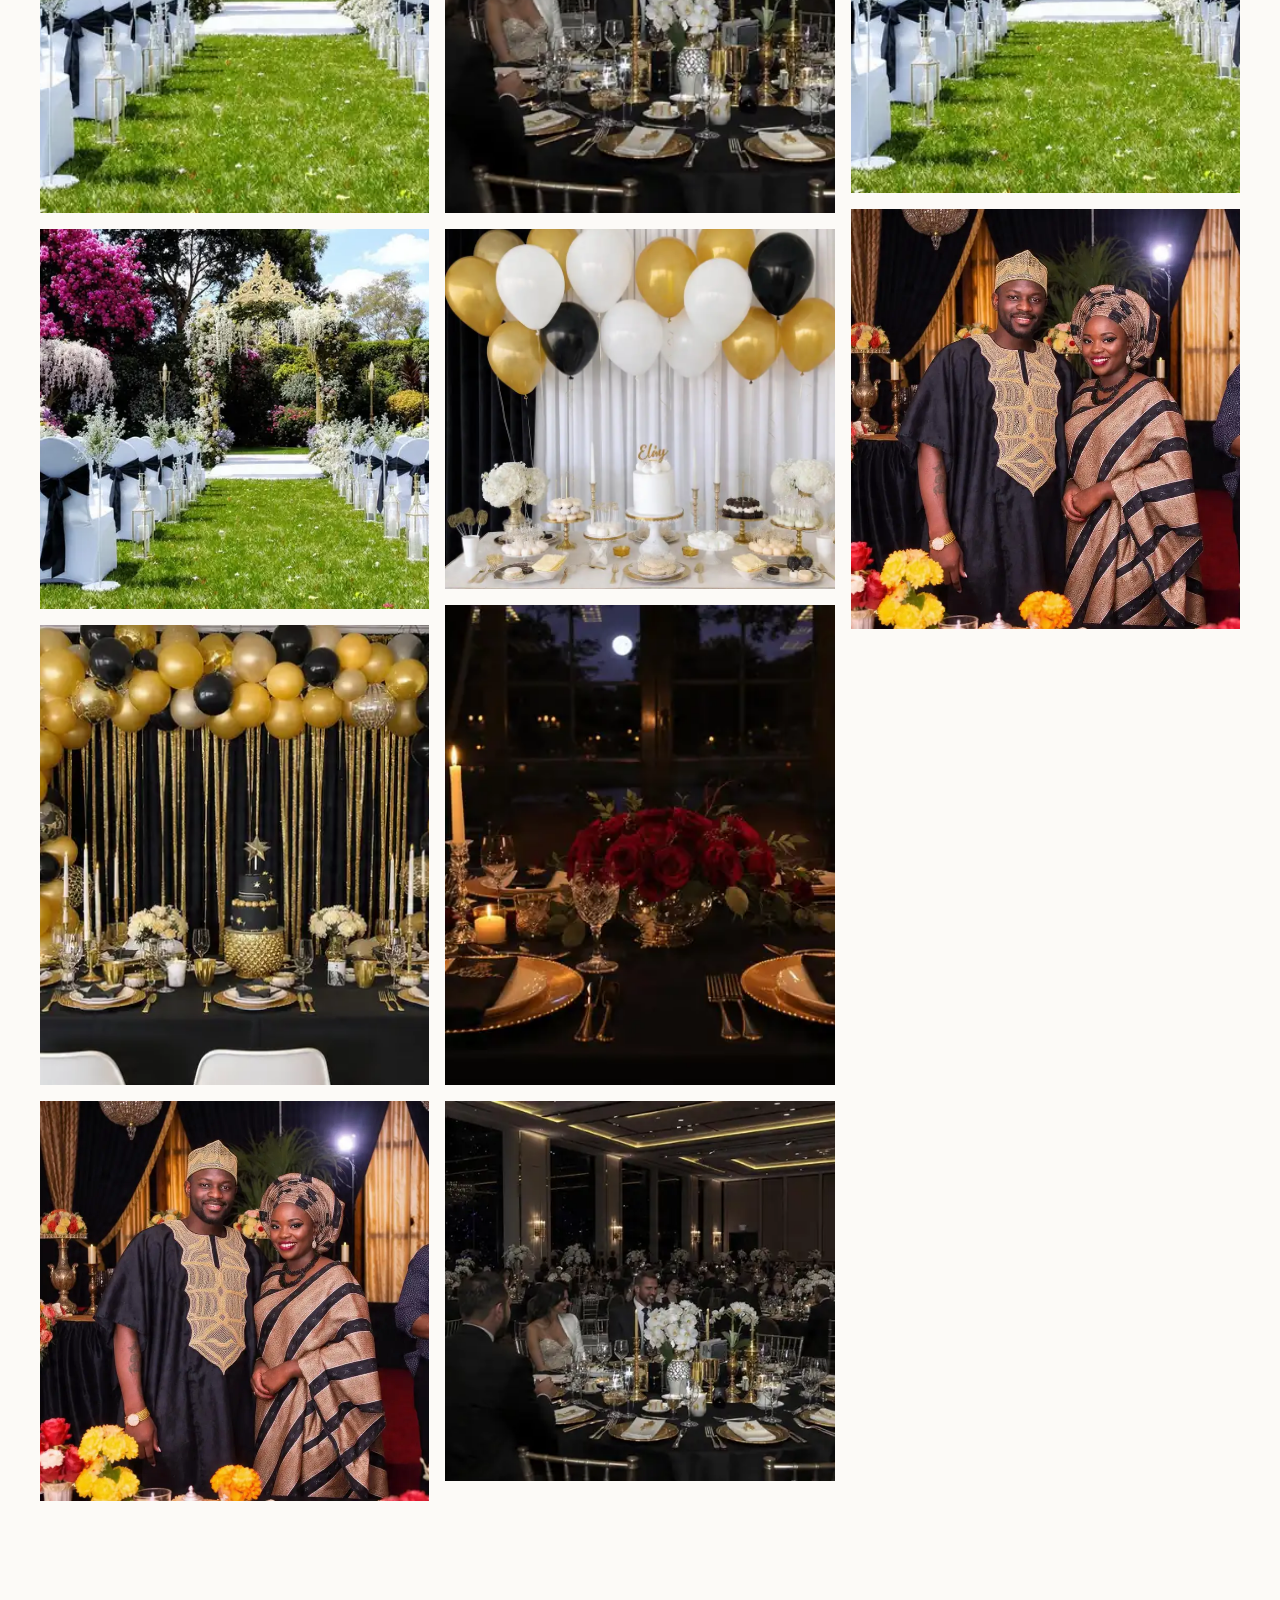
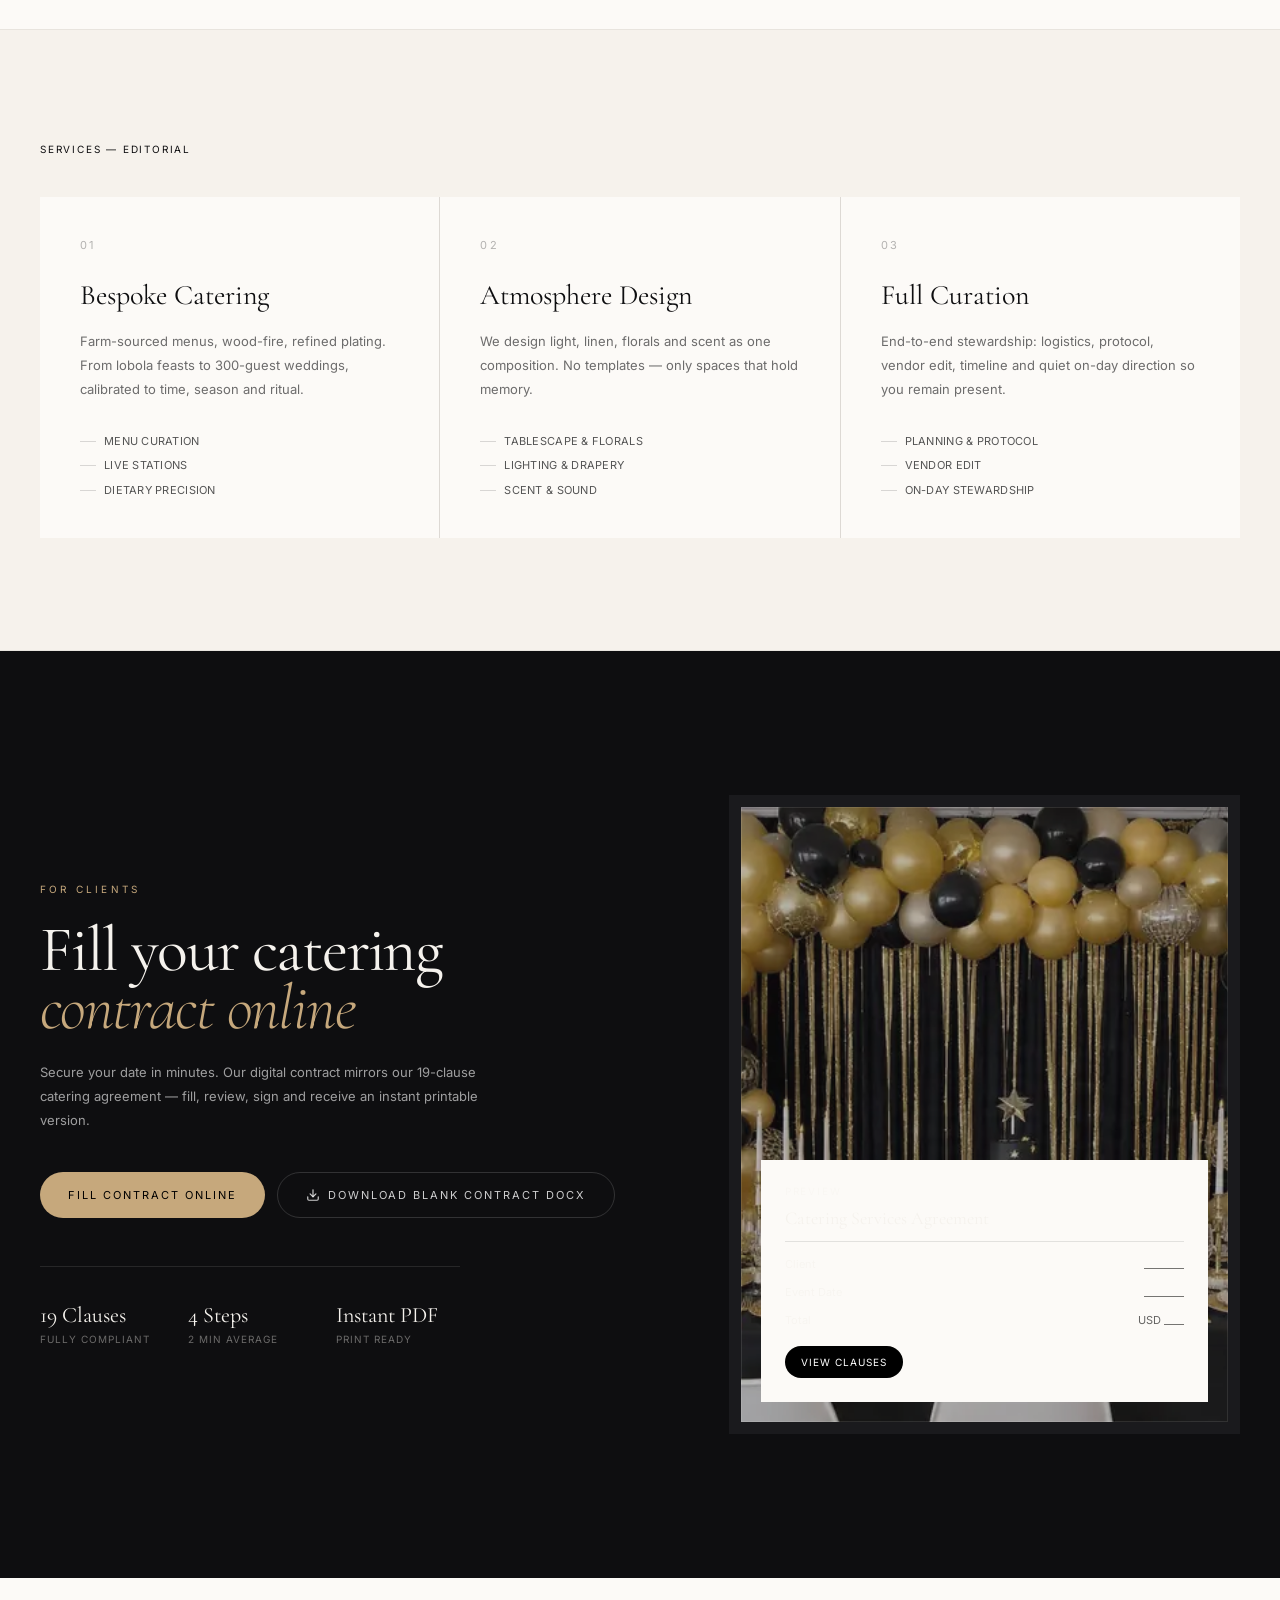
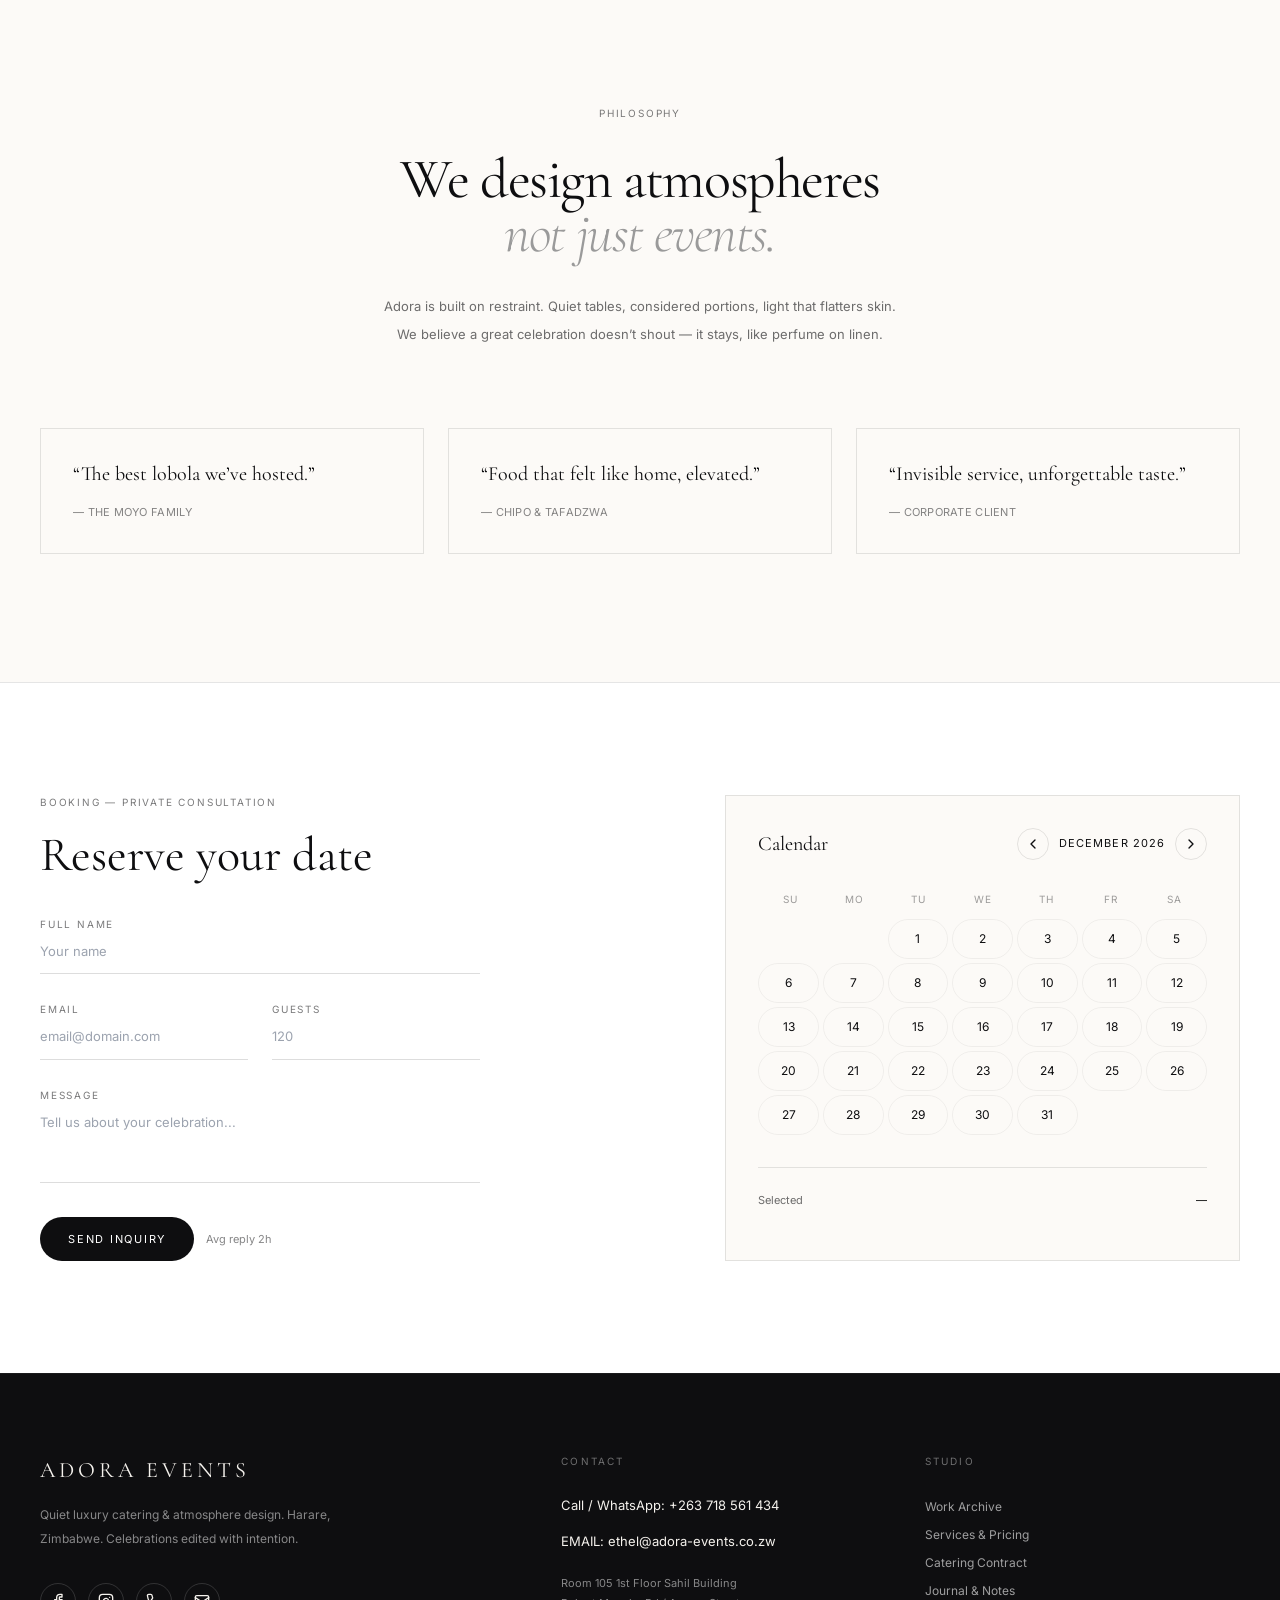
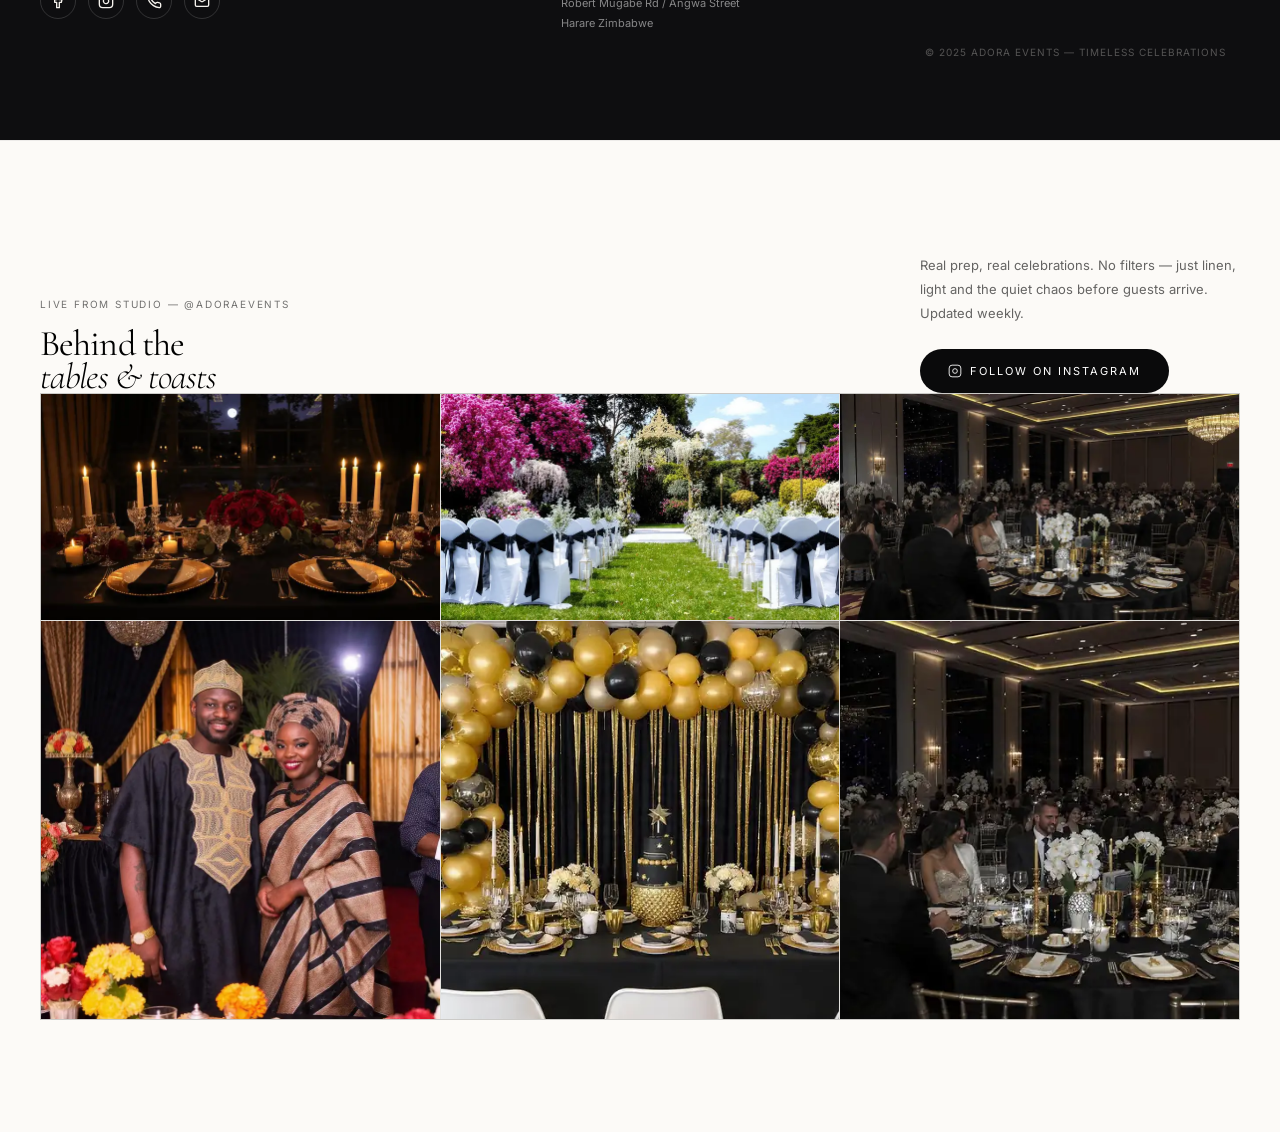
<file: indexx.html>
<!DOCTYPE html>
<html lang="en">
<head>
  <meta charset="UTF-8">
  <meta name="viewport" content="width=device-width, initial-scale=1">
  <title>Adora Events - Home</title>
  <style>*,:after,:before{--tw-border-spacing-x:0;--tw-border-spacing-y:0;--tw-translate-x:0;--tw-translate-y:0;--tw-rotate:0;--tw-skew-x:0;--tw-skew-y:0;--tw-scale-x:1;--tw-scale-y:1;--tw-pan-x: ;--tw-pan-y: ;--tw-pinch-zoom: ;--tw-scroll-snap-strictness:proximity;--tw-gradient-from-position: ;--tw-gradient-via-position: ;--tw-gradient-to-position: ;--tw-ordinal: ;--tw-slashed-zero: ;--tw-numeric-figure: ;--tw-numeric-spacing: ;--tw-numeric-fraction: ;--tw-ring-inset: ;--tw-ring-offset-width:0px;--tw-ring-offset-color:#fff;--tw-ring-color:rgba(59,130,246,.5);--tw-ring-offset-shadow:0 0 #0000;--tw-ring-shadow:0 0 #0000;--tw-shadow:0 0 #0000;--tw-shadow-colored:0 0 #0000;--tw-blur: ;--tw-brightness: ;--tw-contrast: ;--tw-grayscale: ;--tw-hue-rotate: ;--tw-invert: ;--tw-saturate: ;--tw-sepia: ;--tw-drop-shadow: ;--tw-backdrop-blur: ;--tw-backdrop-brightness: ;--tw-backdrop-contrast: ;--tw-backdrop-grayscale: ;--tw-backdrop-hue-rotate: ;--tw-backdrop-invert: ;--tw-backdrop-opacity: ;--tw-backdrop-saturate: ;--tw-backdrop-sepia: ;--tw-contain-size: ;--tw-contain-layout: ;--tw-contain-paint: ;--tw-contain-style: }::backdrop{--tw-border-spacing-x:0;--tw-border-spacing-y:0;--tw-translate-x:0;--tw-translate-y:0;--tw-rotate:0;--tw-skew-x:0;--tw-skew-y:0;--tw-scale-x:1;--tw-scale-y:1;--tw-pan-x: ;--tw-pan-y: ;--tw-pinch-zoom: ;--tw-scroll-snap-strictness:proximity;--tw-gradient-from-position: ;--tw-gradient-via-position: ;--tw-gradient-to-position: ;--tw-ordinal: ;--tw-slashed-zero: ;--tw-numeric-figure: ;--tw-numeric-spacing: ;--tw-numeric-fraction: ;--tw-ring-inset: ;--tw-ring-offset-width:0px;--tw-ring-offset-color:#fff;--tw-ring-color:rgba(59,130,246,.5);--tw-ring-offset-shadow:0 0 #0000;--tw-ring-shadow:0 0 #0000;--tw-shadow:0 0 #0000;--tw-shadow-colored:0 0 #0000;--tw-blur: ;--tw-brightness: ;--tw-contrast: ;--tw-grayscale: ;--tw-hue-rotate: ;--tw-invert: ;--tw-saturate: ;--tw-sepia: ;--tw-drop-shadow: ;--tw-backdrop-blur: ;--tw-backdrop-brightness: ;--tw-backdrop-contrast: ;--tw-backdrop-grayscale: ;--tw-backdrop-hue-rotate: ;--tw-backdrop-invert: ;--tw-backdrop-opacity: ;--tw-backdrop-saturate: ;--tw-backdrop-sepia: ;--tw-contain-size: ;--tw-contain-layout: ;--tw-contain-paint: ;--tw-contain-style: }/*! tailwindcss v3.4.18 | MIT License | https://tailwindcss.com*/*,:after,:before{box-sizing:border-box;border:0 solid #e5e7eb}:after,:before{--tw-content:""}:host,html{line-height:1.5;-webkit-text-size-adjust:100%;-moz-tab-size:4;-o-tab-size:4;tab-size:4;font-family:ui-sans-serif,system-ui,sans-serif,Apple Color Emoji,Segoe UI Emoji,Segoe UI Symbol,Noto Color Emoji;font-feature-settings:normal;font-variation-settings:normal;-webkit-tap-highlight-color:transparent}body{line-height:inherit}hr{height:0;color:inherit;border-top-width:1px}abbr:where([title]){-webkit-text-decoration:underline dotted;text-decoration:underline dotted}h1,h2,h3,h4,h5,h6{font-size:inherit;font-weight:inherit}a{color:inherit;text-decoration:inherit}b,strong{font-weight:bolder}code,kbd,pre,samp{font-family:ui-monospace,SFMono-Regular,Menlo,Monaco,Consolas,Liberation Mono,Courier New,monospace;font-feature-settings:normal;font-variation-settings:normal;font-size:1em}small{font-size:80%}sub,sup{font-size:75%;line-height:0;position:relative;vertical-align:baseline}sub{bottom:-.25em}sup{top:-.5em}table{text-indent:0;border-color:inherit;border-collapse:collapse}button,input,optgroup,select,textarea{font-family:inherit;font-feature-settings:inherit;font-variation-settings:inherit;font-size:100%;font-weight:inherit;line-height:inherit;letter-spacing:inherit;color:inherit;margin:0;padding:0}button,select{text-transform:none}button,input:where([type=button]),input:where([type=reset]),input:where([type=submit]){-webkit-appearance:button;background-color:transparent;background-image:none}:-moz-focusring{outline:auto}:-moz-ui-invalid{box-shadow:none}progress{vertical-align:baseline}::-webkit-inner-spin-button,::-webkit-outer-spin-button{height:auto}[type=search]{-webkit-appearance:textfield;outline-offset:-2px}::-webkit-search-decoration{-webkit-appearance:none}::-webkit-file-upload-button{-webkit-appearance:button;font:inherit}summary{display:list-item}blockquote,dd,dl,figure,h1,h2,h3,h4,h5,h6,hr,p,pre{margin:0}fieldset{margin:0}fieldset,legend{padding:0}menu,ol,ul{list-style:none;margin:0;padding:0}dialog{padding:0}textarea{resize:vertical}input::-moz-placeholder,textarea::-moz-placeholder{opacity:1;color:#9ca3af}input::placeholder,textarea::placeholder{opacity:1;color:#9ca3af}[role=button],button{cursor:pointer}:disabled{cursor:default}audio,canvas,embed,iframe,img,object,svg,video{display:block;vertical-align:middle}img,video{max-width:100%;height:auto}[hidden]:where(:not([hidden=until-found])){display:none}.container{width:100%}@media (min-width:640px){.container{max-width:640px}}@media (min-width:768px){.container{max-width:768px}}@media (min-width:1024px){.container{max-width:1024px}}@media (min-width:1280px){.container{max-width:1280px}}@media (min-width:1536px){.container{max-width:1536px}}.pointer-events-none{pointer-events:none}.visible{visibility:visible}.fixed{position:fixed}.absolute{position:absolute}.relative{position:relative}.sticky{position:sticky}.inset-0{inset:0}.inset-3{inset:.75rem}.bottom-0{bottom:0}.bottom-8{bottom:2rem}.left-0{left:0}.left-1\/2{left:50%}.left-6{left:1.5rem}.left-8{left:2rem}.right-0{right:0}.right-6{right:1.5rem}.right-8{right:2rem}.top-0{top:0}.top-1\/2{top:50%}.top-6{top:1.5rem}.z-10{z-index:10}.z-40{z-index:40}.z-\[100\]{z-index:100}.z-\[80\]{z-index:80}.z-\[90\]{z-index:90}.mx-auto{margin-left:auto;margin-right:auto}.mb-10{margin-bottom:2.5rem}.mb-14{margin-bottom:3.5rem}.mb-3{margin-bottom:.75rem}.mb-4{margin-bottom:1rem}.mb-6{margin-bottom:1.5rem}.mb-8{margin-bottom:2rem}.mr-4{margin-right:1rem}.mt-1{margin-top:.25rem}.mt-10{margin-top:2.5rem}.mt-12{margin-top:3rem}.mt-14{margin-top:3.5rem}.mt-2{margin-top:.5rem}.mt-20{margin-top:5rem}.mt-3{margin-top:.75rem}.mt-4{margin-top:1rem}.mt-6{margin-top:1.5rem}.mt-8{margin-top:2rem}.mt-auto{margin-top:auto}.block{display:block}.flex{display:flex}.inline-flex{display:inline-flex}.grid{display:grid}.hidden{display:none}.aspect-\[4\/5\]{aspect-ratio:4/5}.h-10{height:2.5rem}.h-11{height:2.75rem}.h-3\.5{height:.875rem}.h-4{height:1rem}.h-5{height:1.25rem}.h-7{height:1.75rem}.h-8{height:2rem}.h-9{height:2.25rem}.h-\[100vh\]{height:100vh}.h-\[1px\]{height:1px}.h-\[2px\]{height:2px}.h-\[360px\]{height:360px}.h-\[380px\]{height:380px}.h-\[400px\]{height:400px}.h-\[420px\]{height:420px}.h-\[44px\]{height:44px}.h-\[460px\]{height:460px}.h-\[46px\]{height:46px}.h-\[480px\]{height:480px}.h-\[500px\]{height:500px}.h-\[520px\]{height:520px}.h-\[60px\]{height:60px}.h-\[68px\]{height:68px}.h-\[72px\]{height:72px}.h-full{height:100%}.max-h-\[86vh\]{max-height:86vh}.min-h-\[680px\]{min-height:680px}.min-h-\[80px\]{min-height:80px}.min-h-\[90px\]{min-height:90px}.min-h-full{min-height:100%}.min-h-screen{min-height:100vh}.w-10{width:2.5rem}.w-3\.5{width:.875rem}.w-4{width:1rem}.w-5{width:1.25rem}.w-7{width:1.75rem}.w-8{width:2rem}.w-9{width:2.25rem}.w-full{width:100%}.min-w-\[110px\]{min-width:110px}.max-w-\[1320px\]{max-width:1320px}.max-w-\[320px\]{max-width:320px}.max-w-\[380px\]{max-width:380px}.max-w-\[420px\]{max-width:420px}.max-w-\[440px\]{max-width:440px}.max-w-\[520px\]{max-width:520px}.max-w-\[840px\]{max-width:840px}.max-w-\[92vw\]{max-width:92vw}.max-w-\[980px\]{max-width:980px}.flex-1{flex:1 1 0%}.-translate-x-1\/2{--tw-translate-x:-50%}.-translate-x-1\/2,.-translate-y-1{transform:translate(var(--tw-translate-x),var(--tw-translate-y)) rotate(var(--tw-rotate)) skewX(var(--tw-skew-x)) skewY(var(--tw-skew-y)) scaleX(var(--tw-scale-x)) scaleY(var(--tw-scale-y))}.-translate-y-1{--tw-translate-y:-0.25rem}.-translate-y-1\/2{--tw-translate-y:-50%}.-translate-y-1\/2,.translate-y-3{transform:translate(var(--tw-translate-x),var(--tw-translate-y)) rotate(var(--tw-rotate)) skewX(var(--tw-skew-x)) skewY(var(--tw-skew-y)) scaleX(var(--tw-scale-x)) scaleY(var(--tw-scale-y))}.translate-y-3{--tw-translate-y:0.75rem}.cursor-pointer{cursor:pointer}.resize-none{resize:none}.columns-1{-moz-columns:1;column-count:1}.break-inside-avoid{-moz-column-break-inside:avoid;break-inside:avoid}.grid-cols-2{grid-template-columns:repeat(2,minmax(0,1fr))}.grid-cols-3{grid-template-columns:repeat(3,minmax(0,1fr))}.grid-cols-7{grid-template-columns:repeat(7,minmax(0,1fr))}.flex-col{flex-direction:column}.flex-wrap{flex-wrap:wrap}.place-items-center{place-items:center}.items-start{align-items:flex-start}.items-end{align-items:flex-end}.items-center{align-items:center}.items-baseline{align-items:baseline}.justify-center{justify-content:center}.justify-between{justify-content:space-between}.gap-1{gap:.25rem}.gap-1\.5{gap:.375rem}.gap-10{gap:2.5rem}.gap-12{gap:3rem}.gap-14{gap:3.5rem}.gap-16{gap:4rem}.gap-2{gap:.5rem}.gap-3{gap:.75rem}.gap-4{gap:1rem}.gap-6{gap:1.5rem}.gap-7{gap:1.75rem}.gap-8{gap:2rem}.gap-\[1px\]{gap:1px}.gap-y-2{row-gap:.5rem}.space-y-1>:not([hidden])~:not([hidden]){--tw-space-y-reverse:0;margin-top:calc(.25rem*(1 - var(--tw-space-y-reverse)));margin-bottom:calc(.25rem*var(--tw-space-y-reverse))}.space-y-10>:not([hidden])~:not([hidden]){--tw-space-y-reverse:0;margin-top:calc(2.5rem*(1 - var(--tw-space-y-reverse)));margin-bottom:calc(2.5rem*var(--tw-space-y-reverse))}.space-y-2>:not([hidden])~:not([hidden]){--tw-space-y-reverse:0;margin-top:calc(.5rem*(1 - var(--tw-space-y-reverse)));margin-bottom:calc(.5rem*var(--tw-space-y-reverse))}.space-y-3>:not([hidden])~:not([hidden]){--tw-space-y-reverse:0;margin-top:calc(.75rem*(1 - var(--tw-space-y-reverse)));margin-bottom:calc(.75rem*var(--tw-space-y-reverse))}.space-y-4>:not([hidden])~:not([hidden]){--tw-space-y-reverse:0;margin-top:calc(1rem*(1 - var(--tw-space-y-reverse)));margin-bottom:calc(1rem*var(--tw-space-y-reverse))}.space-y-8>:not([hidden])~:not([hidden]){--tw-space-y-reverse:0;margin-top:calc(2rem*(1 - var(--tw-space-y-reverse)));margin-bottom:calc(2rem*var(--tw-space-y-reverse))}.divide-x>:not([hidden])~:not([hidden]){--tw-divide-x-reverse:0;border-right-width:calc(1px*var(--tw-divide-x-reverse));border-left-width:calc(1px*(1 - var(--tw-divide-x-reverse)))}.divide-white\/10>:not([hidden])~:not([hidden]){border-color:hsla(0,0%,100%,.1)}.overflow-hidden{overflow:hidden}.overflow-y-auto{overflow-y:auto}.rounded-full{border-radius:9999px}.rounded-xl{border-radius:.75rem}.border{border-width:1px}.border-y{border-top-width:1px}.border-b,.border-y{border-bottom-width:1px}.border-l{border-left-width:1px}.border-t{border-top-width:1px}.border-\[\#c6a87c\]{--tw-border-opacity:1;border-color:rgb(198 168 124/var(--tw-border-opacity,1))}.border-\[\#c6a87c\]\/20{border-color:hsla(36,39%,63%,.2)}.border-black{--tw-border-opacity:1;border-color:rgb(0 0 0/var(--tw-border-opacity,1))}.border-black\/10{border-color:rgba(0,0,0,.1)}.border-black\/20{border-color:rgba(0,0,0,.2)}.border-black\/5{border-color:rgba(0,0,0,.05)}.border-black\/\[0\.06\]{border-color:rgba(0,0,0,.06)}.border-transparent{border-color:transparent}.border-white\/10{border-color:hsla(0,0%,100%,.1)}.border-white\/15{border-color:hsla(0,0%,100%,.15)}.border-white\/20{border-color:hsla(0,0%,100%,.2)}.border-white\/5{border-color:hsla(0,0%,100%,.05)}.bg-\[\#0a0a0b\]{--tw-bg-opacity:1;background-color:rgb(10 10 11/var(--tw-bg-opacity,1))}.bg-\[\#0a0a0b\]\/30{background-color:rgba(10,10,11,.3)}.bg-\[\#0a0a0b\]\/45{background-color:rgba(10,10,11,.45)}.bg-\[\#0e0e10\]{--tw-bg-opacity:1;background-color:rgb(14 14 16/var(--tw-bg-opacity,1))}.bg-\[\#111113\]{--tw-bg-opacity:1;background-color:rgb(17 17 19/var(--tw-bg-opacity,1))}.bg-\[\#111113\]\/90{background-color:rgba(17,17,19,.9)}.bg-\[\#1a1a1d\]{--tw-bg-opacity:1;background-color:rgb(26 26 29/var(--tw-bg-opacity,1))}.bg-\[\#c6a87c\]{--tw-bg-opacity:1;background-color:rgb(198 168 124/var(--tw-bg-opacity,1))}.bg-\[\#c6a87c\]\/10{background-color:hsla(36,39%,63%,.1)}.bg-\[\#eee\]{--tw-bg-opacity:1;background-color:rgb(238 238 238/var(--tw-bg-opacity,1))}.bg-\[\#f6f2ec\]{--tw-bg-opacity:1;background-color:rgb(246 242 236/var(--tw-bg-opacity,1))}.bg-\[\#fcfaf7\]{--tw-bg-opacity:1;background-color:rgb(252 250 247/var(--tw-bg-opacity,1))}.bg-\[\#fcfaf7\]\/80{background-color:hsla(36,45%,98%,.8)}.bg-black{--tw-bg-opacity:1;background-color:rgb(0 0 0/var(--tw-bg-opacity,1))}.bg-black\/0{background-color:transparent}.bg-black\/10{background-color:rgba(0,0,0,.1)}.bg-black\/20{background-color:rgba(0,0,0,.2)}.bg-white{--tw-bg-opacity:1;background-color:rgb(255 255 255/var(--tw-bg-opacity,1))}.bg-white\/10{background-color:hsla(0,0%,100%,.1)}.bg-white\/\[0\.06\]{background-color:hsla(0,0%,100%,.06)}.bg-gradient-to-t{background-image:linear-gradient(to top,var(--tw-gradient-stops))}.from-\[\#0a0a0b\]\/70{--tw-gradient-from:rgba(10,10,11,.7) var(--tw-gradient-from-position);--tw-gradient-to:rgba(10,10,11,0) var(--tw-gradient-to-position);--tw-gradient-stops:var(--tw-gradient-from),var(--tw-gradient-to)}.via-transparent{--tw-gradient-to:transparent var(--tw-gradient-to-position);--tw-gradient-stops:var(--tw-gradient-from),transparent var(--tw-gradient-via-position),var(--tw-gradient-to)}.to-\[\#0a0a0b\]\/20{--tw-gradient-to:rgba(10,10,11,.2) var(--tw-gradient-to-position)}.object-contain{-o-object-fit:contain;object-fit:contain}.object-cover{-o-object-fit:cover;object-fit:cover}.p-0{padding:0}.p-3{padding:.75rem}.p-5{padding:1.25rem}.p-6{padding:1.5rem}.p-8{padding:2rem}.px-4{padding-left:1rem;padding-right:1rem}.px-5{padding-left:1.25rem;padding-right:1.25rem}.px-6{padding-left:1.5rem;padding-right:1.5rem}.px-7{padding-left:1.75rem;padding-right:1.75rem}.px-8{padding-left:2rem;padding-right:2rem}.py-10{padding-top:2.5rem;padding-bottom:2.5rem}.py-16{padding-top:4rem;padding-bottom:4rem}.py-20{padding-top:5rem;padding-bottom:5rem}.py-24{padding-top:6rem;padding-bottom:6rem}.py-3{padding-top:.75rem;padding-bottom:.75rem}.py-6{padding-top:1.5rem;padding-bottom:1.5rem}.pb-2{padding-bottom:.5rem}.pb-8{padding-bottom:2rem}.pl-6{padding-left:1.5rem}.pl-8{padding-left:2rem}.pt-10{padding-top:2.5rem}.pt-2{padding-top:.5rem}.pt-4{padding-top:1rem}.pt-6{padding-top:1.5rem}.pt-8{padding-top:2rem}.text-left{text-align:left}.text-center{text-align:center}.text-right{text-align:right}.text-\[10px\]{font-size:10px}.text-\[11px\]{font-size:11px}.text-\[12\.5px\]{font-size:12.5px}.text-\[12px\]{font-size:12px}.text-\[13px\]{font-size:13px}.text-\[14px\]{font-size:14px}.text-\[15px\]{font-size:15px}.text-\[16px\]{font-size:16px}.text-\[18px\]{font-size:18px}.text-\[20px\]{font-size:20px}.text-\[22px\]{font-size:22px}.text-\[26px\]{font-size:26px}.text-\[28px\]{font-size:28px}.text-\[32px\]{font-size:32px}.text-\[36px\]{font-size:36px}.text-\[38px\]{font-size:38px}.text-\[40px\]{font-size:40px}.text-\[42px\]{font-size:42px}.text-\[44px\]{font-size:44px}.text-\[52px\]{font-size:52px}.font-\[500\]{font-weight:500}.font-light{font-weight:300}.font-medium{font-weight:500}.font-normal{font-weight:400}.font-semibold{font-weight:600}.uppercase{text-transform:uppercase}.italic{font-style:italic}.leading-5{line-height:1.25rem}.leading-6{line-height:1.5rem}.leading-7{line-height:1.75rem}.leading-\[0\.95\]{line-height:.95}.leading-\[0\.9\]{line-height:.9}.leading-\[1\.8\]{line-height:1.8}.leading-none{line-height:1}.leading-snug{line-height:1.375}.leading-tight{line-height:1.25}.tracking-\[-0\.02em\]{letter-spacing:-.02em}.tracking-\[0\.14em\]{letter-spacing:.14em}.tracking-\[0\.16em\]{letter-spacing:.16em}.tracking-\[0\.18em\]{letter-spacing:.18em}.tracking-\[0\.22em\]{letter-spacing:.22em}.tracking-\[0\.2em\]{letter-spacing:.2em}.tracking-\[0\.32em\]{letter-spacing:.32em}.tracking-tight{letter-spacing:-.025em}.tracking-wide{letter-spacing:.025em}.tracking-widest{letter-spacing:.1em}.text-\[\#0e0e10\]{--tw-text-opacity:1;color:rgb(14 14 16/var(--tw-text-opacity,1))}.text-\[\#111\]{--tw-text-opacity:1;color:rgb(17 17 17/var(--tw-text-opacity,1))}.text-\[\#9a6a2a\]{--tw-text-opacity:1;color:rgb(154 106 42/var(--tw-text-opacity,1))}.text-\[\#9a9a9a\]{--tw-text-opacity:1;color:rgb(154 154 154/var(--tw-text-opacity,1))}.text-\[\#c6a87c\]{--tw-text-opacity:1;color:rgb(198 168 124/var(--tw-text-opacity,1))}.text-\[\#e8c9a0\]{--tw-text-opacity:1;color:rgb(232 201 160/var(--tw-text-opacity,1))}.text-\[\#f5f2ed\]{--tw-text-opacity:1;color:rgb(245 242 237/var(--tw-text-opacity,1))}.text-black{--tw-text-opacity:1;color:rgb(0 0 0/var(--tw-text-opacity,1))}.text-white{--tw-text-opacity:1;color:rgb(255 255 255/var(--tw-text-opacity,1))}.text-white\/40{color:hsla(0,0%,100%,.4)}.text-white\/50{color:hsla(0,0%,100%,.5)}.text-white\/60{color:hsla(0,0%,100%,.6)}.text-white\/70{color:hsla(0,0%,100%,.7)}.text-white\/80{color:hsla(0,0%,100%,.8)}.underline{text-decoration-line:underline}.decoration-\[\#c6a87c\]{text-decoration-color:#c6a87c}.underline-offset-8{text-underline-offset:8px}.opacity-0{opacity:0}.opacity-100{opacity:1}.opacity-30{opacity:.3}.opacity-40{opacity:.4}.opacity-50{opacity:.5}.opacity-60{opacity:.6}.opacity-70{opacity:.7}.opacity-80{opacity:.8}.opacity-90{opacity:.9}.blur{--tw-blur:blur(8px)}.blur,.grayscale{filter:var(--tw-blur) var(--tw-brightness) var(--tw-contrast) var(--tw-grayscale) var(--tw-hue-rotate) var(--tw-invert) var(--tw-saturate) var(--tw-sepia) var(--tw-drop-shadow)}.grayscale{--tw-grayscale:grayscale(100%)}.filter{filter:var(--tw-blur) var(--tw-brightness) var(--tw-contrast) var(--tw-grayscale) var(--tw-hue-rotate) var(--tw-invert) var(--tw-saturate) var(--tw-sepia) var(--tw-drop-shadow)}.backdrop-blur{--tw-backdrop-blur:blur(8px)}.backdrop-blur,.backdrop-blur-md{backdrop-filter:var(--tw-backdrop-blur) var(--tw-backdrop-brightness) var(--tw-backdrop-contrast) var(--tw-backdrop-grayscale) var(--tw-backdrop-hue-rotate) var(--tw-backdrop-invert) var(--tw-backdrop-opacity) var(--tw-backdrop-saturate) var(--tw-backdrop-sepia)}.backdrop-blur-md{--tw-backdrop-blur:blur(12px)}.backdrop-blur-xl{--tw-backdrop-blur:blur(24px);backdrop-filter:var(--tw-backdrop-blur) var(--tw-backdrop-brightness) var(--tw-backdrop-contrast) var(--tw-backdrop-grayscale) var(--tw-backdrop-hue-rotate) var(--tw-backdrop-invert) var(--tw-backdrop-opacity) var(--tw-backdrop-saturate) var(--tw-backdrop-sepia)}.transition{transition-property:color,background-color,border-color,text-decoration-color,fill,stroke,opacity,box-shadow,transform,filter,backdrop-filter;transition-timing-function:cubic-bezier(.4,0,.2,1);transition-duration:.15s}.duration-500{transition-duration:.5s}.duration-\[1200ms\]{transition-duration:1.2s}#root,body,html{min-height:100%}body{margin:0;font-family:Inter,ui-sans-serif,system-ui,-apple-system,BlinkMacSystemFont,Segoe UI,sans-serif}.selection\:bg-\[\#c6a87c\]\/30 ::-moz-selection{background-color:hsla(36,39%,63%,.3)}.selection\:bg-\[\#c6a87c\]\/30 ::selection{background-color:hsla(36,39%,63%,.3)}.selection\:bg-\[\#c6a87c\]\/30::-moz-selection{background-color:hsla(36,39%,63%,.3)}.selection\:bg-\[\#c6a87c\]\/30::selection{background-color:hsla(36,39%,63%,.3)}.placeholder\:text-white\/20::-moz-placeholder{color:hsla(0,0%,100%,.2)}.placeholder\:text-white\/20::placeholder{color:hsla(0,0%,100%,.2)}.hover\:border-black\/20:hover{border-color:rgba(0,0,0,.2)}.hover\:border-white\/30:hover{border-color:hsla(0,0%,100%,.3)}.hover\:bg-white\/10:hover{background-color:hsla(0,0%,100%,.1)}.hover\:bg-white\/5:hover{background-color:hsla(0,0%,100%,.05)}.hover\:text-\[\#c6a87c\]:hover{--tw-text-opacity:1;color:rgb(198 168 124/var(--tw-text-opacity,1))}.hover\:text-white:hover{--tw-text-opacity:1;color:rgb(255 255 255/var(--tw-text-opacity,1))}.hover\:opacity-100:hover{opacity:1}.disabled\:opacity-20:disabled{opacity:.2}.group:hover .group-hover\:translate-y-0{--tw-translate-y:0px}.group:hover .group-hover\:scale-\[1\.06\],.group:hover .group-hover\:translate-y-0{transform:translate(var(--tw-translate-x),var(--tw-translate-y)) rotate(var(--tw-rotate)) skewX(var(--tw-skew-x)) skewY(var(--tw-skew-y)) scaleX(var(--tw-scale-x)) scaleY(var(--tw-scale-y))}.group:hover .group-hover\:scale-\[1\.06\]{--tw-scale-x:1.06;--tw-scale-y:1.06}.group:hover .group-hover\:bg-black\/25{background-color:rgba(0,0,0,.25)}.group:hover .group-hover\:opacity-100{opacity:1}@media (min-width:768px){.md\:col-span-2{grid-column:span 2/span 2}.md\:block{display:block}.md\:flex{display:flex}.md\:inline-flex{display:inline-flex}.md\:hidden{display:none}.md\:columns-3{-moz-columns:3;column-count:3}.md\:grid-cols-2{grid-template-columns:repeat(2,minmax(0,1fr))}.md\:grid-cols-3{grid-template-columns:repeat(3,minmax(0,1fr))}.md\:grid-cols-\[1\.1fr_0\.9fr\]{grid-template-columns:1.1fr .9fr}.md\:grid-cols-\[1\.2fr_0\.8fr_0\.8fr\]{grid-template-columns:1.2fr .8fr .8fr}.md\:flex-row{flex-direction:row}.md\:items-end{align-items:flex-end}.md\:rounded-\[18px\]{border-radius:18px}.md\:p-10{padding:2.5rem}.md\:p-8{padding:2rem}.md\:px-10{padding-left:2.5rem;padding-right:2.5rem}.md\:px-14{padding-left:3.5rem;padding-right:3.5rem}.md\:py-14{padding-top:3.5rem;padding-bottom:3.5rem}.md\:py-20{padding-top:5rem;padding-bottom:5rem}.md\:py-28{padding-top:7rem;padding-bottom:7rem}.md\:py-32{padding-top:8rem;padding-bottom:8rem}.md\:py-36{padding-top:9rem;padding-bottom:9rem}.md\:text-\[40px\]{font-size:40px}.md\:text-\[48px\]{font-size:48px}.md\:text-\[56px\]{font-size:56px}.md\:text-\[64px\]{font-size:64px}.md\:text-\[88px\]{font-size:88px}}@media print{.print\:hidden{display:none}}</style>
</head>
<body>
  <div id="root"></div>
  
  <script type="module">var gw=Object.create;var{getPrototypeOf:Nw,defineProperty:_u,getOwnPropertyNames:Fw}=Object;var Bw=Object.prototype.hasOwnProperty;var TA=(A,i,l)=>{l=A!=null?gw(Nw(A)):{};let e=i||!A||!A.__esModule?_u(l,"default",{value:A,enumerable:!0}):l;for(let u of Fw(A))if(!Bw.call(e,u))_u(e,u,{get:()=>A[u],enumerable:!0});return e};var Ne=(A,i)=>()=>(i||A((i={exports:{}}).exports,i),i.exports);var Rw=(A,i)=>{for(var l in i)_u(A,l,{get:i[l],enumerable:!0,configurable:!0,set:(e)=>i[l]=()=>e})};var Kw=(A,i)=>()=>(A&&(i=A(A=0)),i);var Di=Ne((bw)=>{var Nl=Symbol.for("react.element"),Ww=Symbol.for("react.portal"),hw=Symbol.for("react.fragment"),yw=Symbol.for("react.strict_mode"),dw=Symbol.for("react.profiler"),Qw=Symbol.for("react.provider"),pw=Symbol.for("react.context"),Iw=Symbol.for("react.forward_ref"),jw=Symbol.for("react.suspense"),Hw=Symbol.for("react.memo"),Zw=Symbol.for("react.lazy"),Cc=Symbol.iterator;function Ow(A){if(A===null||typeof A!=="object")return null;return A=Cc&&A[Cc]||A["@@iterator"],typeof A==="function"?A:null}var Fc={isMounted:function(){return!1},enqueueForceUpdate:function(){},enqueueReplaceState:function(){},enqueueSetState:function(){}},Bc=Object.assign,Rc={};function Si(A,i,l){this.props=A,this.context=i,this.refs=Rc,this.updater=l||Fc}Si.prototype.isReactComponent={};Si.prototype.setState=function(A,i){if(typeof A!=="object"&&typeof A!=="function"&&A!=null)throw Error("setState(...): takes an object of state variables to update or a function which returns an object of state variables.");this.updater.enqueueSetState(this,A,i,"setState")};Si.prototype.forceUpdate=function(A){this.updater.enqueueForceUpdate(this,A,"forceUpdate")};function Kc(){}Kc.prototype=Si.prototype;function Ao(A,i,l){this.props=A,this.context=i,this.refs=Rc,this.updater=l||Fc}var io=Ao.prototype=new Kc;io.constructor=Ao;Bc(io,Si.prototype);io.isPureReactComponent=!0;var gc=Array.isArray,Wc=Object.prototype.hasOwnProperty,lo={current:null},hc={key:!0,ref:!0,__self:!0,__source:!0};function yc(A,i,l){var e,u={},o=null,t=null;if(i!=null)for(e in i.ref!==void 0&&(t=i.ref),i.key!==void 0&&(o=""+i.key),i)Wc.call(i,e)&&!hc.hasOwnProperty(e)&&(u[e]=i[e]);var c=arguments.length-2;if(c===1)u.children=l;else if(1<c){for(var m=Array(c),x=0;x<c;x++)m[x]=arguments[x+2];u.children=m}if(A&&A.defaultProps)for(e in c=A.defaultProps,c)u[e]===void 0&&(u[e]=c[e]);return{$$typeof:Nl,type:A,key:o,ref:t,props:u,_owner:lo.current}}function zw(A,i){return{$$typeof:Nl,type:A.type,key:i,ref:A.ref,props:A.props,_owner:A._owner}}function eo(A){return typeof A==="object"&&A!==null&&A.$$typeof===Nl}function Xw(A){var i={"=":"=0",":":"=2"};return"$"+A.replace(/[=:]/g,function(l){return i[l]})}var Nc=/\/+/g;function $u(A,i){return typeof A==="object"&&A!==null&&A.key!=null?Xw(""+A.key):i.toString(36)}function Be(A,i,l,e,u){var o=typeof A;if(o==="undefined"||o==="boolean")A=null;var t=!1;if(A===null)t=!0;else switch(o){case"string":case"number":t=!0;break;case"object":switch(A.$$typeof){case Nl:case Ww:t=!0}}if(t)return t=A,u=u(t),A=e===""?"."+$u(t,0):e,gc(u)?(l="",A!=null&&(l=A.replace(Nc,"$&/")+"/"),Be(u,i,l,"",function(x){return x})):u!=null&&(eo(u)&&(u=zw(u,l+(!u.key||t&&t.key===u.key?"":(""+u.key).replace(Nc,"$&/")+"/")+A)),i.push(u)),1;if(t=0,e=e===""?".":e+":",gc(A))for(var c=0;c<A.length;c++){o=A[c];var m=e+$u(o,c);t+=Be(o,i,l,m,u)}else if(m=Ow(A),typeof m==="function")for(A=m.call(A),c=0;!(o=A.next()).done;)o=o.value,m=e+$u(o,c++),t+=Be(o,i,l,m,u);else if(o==="object")throw i=String(A),Error("Objects are not valid as a React child (found: "+(i==="[object Object]"?"object with keys {"+Object.keys(A).join(", ")+"}":i)+"). If you meant to render a collection of children, use an array instead.");return t}function Fe(A,i,l){if(A==null)return A;var e=[],u=0;return Be(A,e,"","",function(o){return i.call(l,o,u++)}),e}function Tw(A){if(A._status===-1){var i=A._result;i=i(),i.then(function(l){if(A._status===0||A._status===-1)A._status=1,A._result=l},function(l){if(A._status===0||A._status===-1)A._status=2,A._result=l}),A._status===-1&&(A._status=0,A._result=i)}if(A._status===1)return A._result.default;throw A._result}var mA={current:null},Re={transition:null},Sw={ReactCurrentDispatcher:mA,ReactCurrentBatchConfig:Re,ReactCurrentOwner:lo};function dc(){throw Error("act(...) is not supported in production builds of React.")}bw.Children={map:Fe,forEach:function(A,i,l){Fe(A,function(){i.apply(this,arguments)},l)},count:function(A){var i=0;return Fe(A,function(){i++}),i},toArray:function(A){return Fe(A,function(i){return i})||[]},only:function(A){if(!eo(A))throw Error("React.Children.only expected to receive a single React element child.");return A}};bw.Component=Si;bw.Fragment=hw;bw.Profiler=dw;bw.PureComponent=Ao;bw.StrictMode=yw;bw.Suspense=jw;bw.__SECRET_INTERNALS_DO_NOT_USE_OR_YOU_WILL_BE_FIRED=Sw;bw.act=dc;bw.cloneElement=function(A,i,l){if(A===null||A===void 0)throw Error("React.cloneElement(...): The argument must be a React element, but you passed "+A+".");var e=Bc({},A.props),u=A.key,o=A.ref,t=A._owner;if(i!=null){if(i.ref!==void 0&&(o=i.ref,t=lo.current),i.key!==void 0&&(u=""+i.key),A.type&&A.type.defaultProps)var c=A.type.defaultProps;for(m in i)Wc.call(i,m)&&!hc.hasOwnProperty(m)&&(e[m]=i[m]===void 0&&c!==void 0?c[m]:i[m])}var m=arguments.length-2;if(m===1)e.children=l;else if(1<m){c=Array(m);for(var x=0;x<m;x++)c[x]=arguments[x+2];e.children=c}return{$$typeof:Nl,type:A.type,key:u,ref:o,props:e,_owner:t}};bw.createContext=function(A){return A={$$typeof:pw,_currentValue:A,_currentValue2:A,_threadCount:0,Provider:null,Consumer:null,_defaultValue:null,_globalName:null},A.Provider={$$typeof:Qw,_context:A},A.Consumer=A};bw.createElement=yc;bw.createFactory=function(A){var i=yc.bind(null,A);return i.type=A,i};bw.createRef=function(){return{current:null}};bw.forwardRef=function(A){return{$$typeof:Iw,render:A}};bw.isValidElement=eo;bw.lazy=function(A){return{$$typeof:Zw,_payload:{_status:-1,_result:A},_init:Tw}};bw.memo=function(A,i){return{$$typeof:Hw,type:A,compare:i===void 0?null:i}};bw.startTransition=function(A){var i=Re.transition;Re.transition={};try{A()}finally{Re.transition=i}};bw.unstable_act=dc;bw.useCallback=function(A,i){return mA.current.useCallback(A,i)};bw.useContext=function(A){return mA.current.useContext(A)};bw.useDebugValue=function(){};bw.useDeferredValue=function(A){return mA.current.useDeferredValue(A)};bw.useEffect=function(A,i){return mA.current.useEffect(A,i)};bw.useId=function(){return mA.current.useId()};bw.useImperativeHandle=function(A,i,l){return mA.current.useImperativeHandle(A,i,l)};bw.useInsertionEffect=function(A,i){return mA.current.useInsertionEffect(A,i)};bw.useLayoutEffect=function(A,i){return mA.current.useLayoutEffect(A,i)};bw.useMemo=function(A,i){return mA.current.useMemo(A,i)};bw.useReducer=function(A,i,l){return mA.current.useReducer(A,i,l)};bw.useRef=function(A){return mA.current.useRef(A)};bw.useState=function(A){return mA.current.useState(A)};bw.useSyncExternalStore=function(A,i,l){return mA.current.useSyncExternalStore(A,i,l)};bw.useTransition=function(){return mA.current.useTransition()};bw.version="18.3.1"});var Oc=Ne((Kx)=>{function oo(A,i){var l=A.length;A.push(i);A:for(;0<l;){var e=l-1>>>1,u=A[e];if(0<Ke(u,i))A[e]=i,A[l]=u,l=e;else break A}}function RA(A){return A.length===0?null:A[0]}function de(A){if(A.length===0)return null;var i=A[0],l=A.pop();if(l!==i){A[0]=l;A:for(var e=0,u=A.length,o=u>>>1;e<o;){var t=2*(e+1)-1,c=A[t],m=t+1,x=A[m];if(0>Ke(c,l))m<u&&0>Ke(x,c)?(A[e]=x,A[m]=l,e=m):(A[e]=c,A[t]=l,e=t);else if(m<u&&0>Ke(x,l))A[e]=x,A[m]=l,e=m;else break A}}return i}function Ke(A,i){var l=A.sortIndex-i.sortIndex;return l!==0?l:A.id-i.id}if(typeof performance==="object"&&typeof performance.now==="function")to=performance,Kx.unstable_now=function(){return to.now()};else We=Date,co=We.now(),Kx.unstable_now=function(){return We.now()-co};var to,We,co,jA=[],ii=[],Rx=1,DA=null,eA=3,Qe=!1,Gi=!1,Bl=!1,pc=typeof setTimeout==="function"?setTimeout:null,Ic=typeof clearTimeout==="function"?clearTimeout:null,Qc=typeof setImmediate<"u"?setImmediate:null;typeof navigator<"u"&&navigator.scheduling!==void 0&&navigator.scheduling.isInputPending!==void 0&&navigator.scheduling.isInputPending.bind(navigator.scheduling);function mo(A){for(var i=RA(ii);i!==null;){if(i.callback===null)de(ii);else if(i.startTime<=A)de(ii),i.sortIndex=i.expirationTime,oo(jA,i);else break;i=RA(ii)}}function Eo(A){if(Bl=!1,mo(A),!Gi)if(RA(jA)!==null)Gi=!0,xo(wo);else{var i=RA(ii);i!==null&&ao(Eo,i.startTime-A)}}function wo(A,i){Gi=!1,Bl&&(Bl=!1,Ic(Rl),Rl=-1),Qe=!0;var l=eA;try{mo(i);for(DA=RA(jA);DA!==null&&(!(DA.expirationTime>i)||A&&!Zc());){var e=DA.callback;if(typeof e==="function"){DA.callback=null,eA=DA.priorityLevel;var u=e(DA.expirationTime<=i);i=Kx.unstable_now(),typeof u==="function"?DA.callback=u:DA===RA(jA)&&de(jA),mo(i)}else de(jA);DA=RA(jA)}if(DA!==null)var o=!0;else{var t=RA(ii);t!==null&&ao(Eo,t.startTime-i),o=!1}return o}finally{DA=null,eA=l,Qe=!1}}var pe=!1,he=null,Rl=-1,jc=5,Hc=-1;function Zc(){return Kx.unstable_now()-Hc<jc?!1:!0}function uo(){if(he!==null){var A=Kx.unstable_now();Hc=A;var i=!0;try{i=he(!0,A)}finally{i?Fl():(pe=!1,he=null)}}else pe=!1}var Fl;if(typeof Qc==="function")Fl=function(){Qc(uo)};else if(typeof MessageChannel<"u")ye=new MessageChannel,ro=ye.port2,ye.port1.onmessage=uo,Fl=function(){ro.postMessage(null)};else Fl=function(){pc(uo,0)};var ye,ro;function xo(A){he=A,pe||(pe=!0,Fl())}function ao(A,i){Rl=pc(function(){A(Kx.unstable_now())},i)}Kx.unstable_IdlePriority=5;Kx.unstable_ImmediatePriority=1;Kx.unstable_LowPriority=4;Kx.unstable_NormalPriority=3;Kx.unstable_Profiling=null;Kx.unstable_UserBlockingPriority=2;Kx.unstable_cancelCallback=function(A){A.callback=null};Kx.unstable_continueExecution=function(){Gi||Qe||(Gi=!0,xo(wo))};Kx.unstable_forceFrameRate=function(A){0>A||125<A?console.error("forceFrameRate takes a positive int between 0 and 125, forcing frame rates higher than 125 fps is not supported"):jc=0<A?Math.floor(1000/A):5};Kx.unstable_getCurrentPriorityLevel=function(){return eA};Kx.unstable_getFirstCallbackNode=function(){return RA(jA)};Kx.unstable_next=function(A){switch(eA){case 1:case 2:case 3:var i=3;break;default:i=eA}var l=eA;eA=i;try{return A()}finally{eA=l}};Kx.unstable_pauseExecution=function(){};Kx.unstable_requestPaint=function(){};Kx.unstable_runWithPriority=function(A,i){switch(A){case 1:case 2:case 3:case 4:case 5:break;default:A=3}var l=eA;eA=A;try{return i()}finally{eA=l}};Kx.unstable_scheduleCallback=function(A,i,l){var e=Kx.unstable_now();switch(typeof l==="object"&&l!==null?(l=l.delay,l=typeof l==="number"&&0<l?e+l:e):l=e,A){case 1:var u=-1;break;case 2:u=250;break;case 5:u=1073741823;break;case 4:u=1e4;break;default:u=5000}return u=l+u,A={id:Rx++,callback:i,priorityLevel:A,startTime:l,expirationTime:u,sortIndex:-1},l>e?(A.sortIndex=l,oo(ii,A),RA(jA)===null&&A===RA(ii)&&(Bl?(Ic(Rl),Rl=-1):Bl=!0,ao(Eo,l-e))):(A.sortIndex=u,oo(jA,A),Gi||Qe||(Gi=!0,xo(wo))),A};Kx.unstable_shouldYield=Zc;Kx.unstable_wrapCallback=function(A){var i=eA;return function(){var l=eA;eA=i;try{return A.apply(this,arguments)}finally{eA=l}}}});var sc={};Rw(sc,{version:()=>iw,unstable_renderSubtreeIntoContainer:()=>Aw,unstable_batchedUpdates:()=>$E,unmountComponentAtNode:()=>_E,render:()=>kE,hydrateRoot:()=>PE,hydrate:()=>fE,flushSync:()=>vE,findDOMNode:()=>JE,createRoot:()=>bE,createPortal:()=>SE,__SECRET_INTERNALS_DO_NOT_USE_OR_YOU_WILL_BE_FIRED:()=>TE});function s(A){for(var i="https://reactjs.org/docs/error-decoder.html?invariant="+A,l=1;l<arguments.length;l++)i+="&args[]="+encodeURIComponent(arguments[l]);return"Minified React error #"+A+"; visit "+i+" for the full message or use the non-minified dev environment for full errors and additional helpful warnings."}function Ii(A,i){al(A,i),al(A+"Capture",i)}function al(A,i){Ae[A]=i;for(A=0;A<i.length;A++)Jm.add(i[A])}function Px(A){if(po.call(Xc,A))return!0;if(po.call(zc,A))return!1;if(fx.test(A))return Xc[A]=!0;return zc[A]=!0,!1}function kx(A,i,l,e){if(l!==null&&l.type===0)return!1;switch(typeof i){case"function":case"symbol":return!0;case"boolean":if(e)return!1;if(l!==null)return!l.acceptsBooleans;return A=A.toLowerCase().slice(0,5),A!=="data-"&&A!=="aria-";default:return!1}}function _x(A,i,l,e){if(i===null||typeof i>"u"||kx(A,i,l,e))return!0;if(e)return!1;if(l!==null)switch(l.type){case 3:return!i;case 4:return i===!1;case 5:return isNaN(i);case 6:return isNaN(i)||1>i}return!1}function wA(A,i,l,e,u,o,t){this.acceptsBooleans=i===2||i===3||i===4,this.attributeName=e,this.attributeNamespace=u,this.mustUseProperty=l,this.propertyName=A,this.type=i,this.sanitizeURL=o,this.removeEmptyString=t}function Wt(A){return A[1].toUpperCase()}function ht(A,i,l,e){var u=iA.hasOwnProperty(i)?iA[i]:null;if(u!==null?u.type!==0:e||!(2<i.length)||i[0]!=="o"&&i[0]!=="O"||i[1]!=="n"&&i[1]!=="N")_x(i,l,u,e)&&(l=null),e||u===null?Px(i)&&(l===null?A.removeAttribute(i):A.setAttribute(i,""+l)):u.mustUseProperty?A[u.propertyName]=l===null?u.type===3?!1:"":l:(i=u.attributeName,e=u.attributeNamespace,l===null?A.removeAttribute(i):(u=u.type,l=u===3||u===4&&l===!0?"":""+l,e?A.setAttributeNS(e,i,l):A.setAttribute(i,l)))}function Kl(A){if(A===null||typeof A!=="object")return null;return A=Tc&&A[Tc]||A["@@iterator"],typeof A==="function"?A:null}function Il(A){if(Mo===void 0)try{throw Error()}catch(l){var i=l.stack.trim().match(/\n( *(at )?)/);Mo=i&&i[1]||""}return`
`+Mo+A}function qo(A,i){if(!A||Lo)return"";Lo=!0;var l=Error.prepareStackTrace;Error.prepareStackTrace=void 0;try{if(i)if(i=function(){throw Error()},Object.defineProperty(i.prototype,"props",{set:function(){throw Error()}}),typeof Reflect==="object"&&Reflect.construct){try{Reflect.construct(i,[])}catch(x){var e=x}Reflect.construct(A,[],i)}else{try{i.call()}catch(x){e=x}A.call(i.prototype)}else{try{throw Error()}catch(x){e=x}A()}}catch(x){if(x&&e&&typeof x.stack==="string"){for(var u=x.stack.split(`
`),o=e.stack.split(`
`),t=u.length-1,c=o.length-1;1<=t&&0<=c&&u[t]!==o[c];)c--;for(;1<=t&&0<=c;t--,c--)if(u[t]!==o[c]){if(t!==1||c!==1)do if(t--,c--,0>c||u[t]!==o[c]){var m=`
`+u[t].replace(" at new "," at ");return A.displayName&&m.includes("<anonymous>")&&(m=m.replace("<anonymous>",A.displayName)),m}while(1<=t&&0<=c);break}}}finally{Lo=!1,Error.prepareStackTrace=l}return(A=A?A.displayName||A.name:"")?Il(A):""}function $x(A){switch(A.tag){case 5:return Il(A.type);case 16:return Il("Lazy");case 13:return Il("Suspense");case 19:return Il("SuspenseList");case 0:case 2:case 15:return A=qo(A.type,!1),A;case 11:return A=qo(A.type.render,!1),A;case 1:return A=qo(A.type,!0),A;default:return""}}function Zo(A){if(A==null)return null;if(typeof A==="function")return A.displayName||A.name||null;if(typeof A==="string")return A;switch(A){case Pi:return"Fragment";case fi:return"Portal";case Io:return"Profiler";case yt:return"StrictMode";case jo:return"Suspense";case Ho:return"SuspenseList"}if(typeof A==="object")switch(A.$$typeof){case fm:return(A.displayName||"Context")+".Consumer";case vm:return(A._context.displayName||"Context")+".Provider";case dt:var i=A.render;return A=A.displayName,A||(A=i.displayName||i.name||"",A=A!==""?"ForwardRef("+A+")":"ForwardRef"),A;case Qt:return i=A.displayName||null,i!==null?i:Zo(A.type)||"Memo";case ei:i=A._payload,A=A._init;try{return Zo(A(i))}catch(l){}}return null}function Aa(A){var i=A.type;switch(A.tag){case 24:return"Cache";case 9:return(i.displayName||"Context")+".Consumer";case 10:return(i._context.displayName||"Context")+".Provider";case 18:return"DehydratedFragment";case 11:return A=i.render,A=A.displayName||A.name||"",i.displayName||(A!==""?"ForwardRef("+A+")":"ForwardRef");case 7:return"Fragment";case 5:return i;case 4:return"Portal";case 3:return"Root";case 6:return"Text";case 16:return Zo(i);case 8:return i===yt?"StrictMode":"Mode";case 22:return"Offscreen";case 12:return"Profiler";case 21:return"Scope";case 13:return"Suspense";case 19:return"SuspenseList";case 25:return"TracingMarker";case 1:case 0:case 17:case 2:case 14:case 15:if(typeof i==="function")return i.displayName||i.name||null;if(typeof i==="string")return i}return null}function Yi(A){switch(typeof A){case"boolean":case"number":case"string":case"undefined":return A;case"object":return A;default:return""}}function km(A){var i=A.type;return(A=A.nodeName)&&A.toLowerCase()==="input"&&(i==="checkbox"||i==="radio")}function ia(A){var i=km(A)?"checked":"value",l=Object.getOwnPropertyDescriptor(A.constructor.prototype,i),e=""+A[i];if(!A.hasOwnProperty(i)&&typeof l<"u"&&typeof l.get==="function"&&typeof l.set==="function"){var{get:u,set:o}=l;return Object.defineProperty(A,i,{configurable:!0,get:function(){return u.call(this)},set:function(t){e=""+t,o.call(this,t)}}),Object.defineProperty(A,i,{enumerable:l.enumerable}),{getValue:function(){return e},setValue:function(t){e=""+t},stopTracking:function(){A._valueTracker=null,delete A[i]}}}}function je(A){A._valueTracker||(A._valueTracker=ia(A))}function _m(A){if(!A)return!1;var i=A._valueTracker;if(!i)return!0;var l=i.getValue(),e="";return A&&(e=km(A)?A.checked?"true":"false":A.value),A=e,A!==l?(i.setValue(A),!0):!1}function ru(A){if(A=A||(typeof document<"u"?document:void 0),typeof A>"u")return null;try{return A.activeElement||A.body}catch(i){return A.body}}function Oo(A,i){var l=i.checked;return z({},i,{defaultChecked:void 0,defaultValue:void 0,value:void 0,checked:l!=null?l:A._wrapperState.initialChecked})}function Sc(A,i){var l=i.defaultValue==null?"":i.defaultValue,e=i.checked!=null?i.checked:i.defaultChecked;l=Yi(i.value!=null?i.value:l),A._wrapperState={initialChecked:e,initialValue:l,controlled:i.type==="checkbox"||i.type==="radio"?i.checked!=null:i.value!=null}}function $m(A,i){i=i.checked,i!=null&&ht(A,"checked",i,!1)}function zo(A,i){$m(A,i);var l=Yi(i.value),e=i.type;if(l!=null)if(e==="number"){if(l===0&&A.value===""||A.value!=l)A.value=""+l}else A.value!==""+l&&(A.value=""+l);else if(e==="submit"||e==="reset"){A.removeAttribute("value");return}i.hasOwnProperty("value")?Xo(A,i.type,l):i.hasOwnProperty("defaultValue")&&Xo(A,i.type,Yi(i.defaultValue)),i.checked==null&&i.defaultChecked!=null&&(A.defaultChecked=!!i.defaultChecked)}function bc(A,i,l){if(i.hasOwnProperty("value")||i.hasOwnProperty("defaultValue")){var e=i.type;if(!(e!=="submit"&&e!=="reset"||i.value!==void 0&&i.value!==null))return;i=""+A._wrapperState.initialValue,l||i===A.value||(A.value=i),A.defaultValue=i}l=A.name,l!==""&&(A.name=""),A.defaultChecked=!!A._wrapperState.initialChecked,l!==""&&(A.name=l)}function Xo(A,i,l){if(i!=="number"||ru(A.ownerDocument)!==A)l==null?A.defaultValue=""+A._wrapperState.initialValue:A.defaultValue!==""+l&&(A.defaultValue=""+l)}function cl(A,i,l,e){if(A=A.options,i){i={};for(var u=0;u<l.length;u++)i["$"+l[u]]=!0;for(l=0;l<A.length;l++)u=i.hasOwnProperty("$"+A[l].value),A[l].selected!==u&&(A[l].selected=u),u&&e&&(A[l].defaultSelected=!0)}else{l=""+Yi(l),i=null;for(u=0;u<A.length;u++){if(A[u].value===l){A[u].selected=!0,e&&(A[u].defaultSelected=!0);return}i!==null||A[u].disabled||(i=A[u])}i!==null&&(i.selected=!0)}}function To(A,i){if(i.dangerouslySetInnerHTML!=null)throw Error(s(91));return z({},i,{value:void 0,defaultValue:void 0,children:""+A._wrapperState.initialValue})}function Jc(A,i){var l=i.value;if(l==null){if(l=i.children,i=i.defaultValue,l!=null){if(i!=null)throw Error(s(92));if(jl(l)){if(1<l.length)throw Error(s(93));l=l[0]}i=l}i==null&&(i=""),l=i}A._wrapperState={initialValue:Yi(l)}}function Ar(A,i){var l=Yi(i.value),e=Yi(i.defaultValue);l!=null&&(l=""+l,l!==A.value&&(A.value=l),i.defaultValue==null&&A.defaultValue!==l&&(A.defaultValue=l)),e!=null&&(A.defaultValue=""+e)}function vc(A){var i=A.textContent;i===A._wrapperState.initialValue&&i!==""&&i!==null&&(A.value=i)}function ir(A){switch(A){case"svg":return"http://www.w3.org/2000/svg";case"math":return"http://www.w3.org/1998/Math/MathML";default:return"http://www.w3.org/1999/xhtml"}}function So(A,i){return A==null||A==="http://www.w3.org/1999/xhtml"?ir(i):A==="http://www.w3.org/2000/svg"&&i==="foreignObject"?"http://www.w3.org/1999/xhtml":A}function ie(A,i){if(i){var l=A.firstChild;if(l&&l===A.lastChild&&l.nodeType===3){l.nodeValue=i;return}}A.textContent=i}function er(A,i,l){return i==null||typeof i==="boolean"||i===""?"":l||typeof i!=="number"||i===0||Sl.hasOwnProperty(A)&&Sl[A]?(""+i).trim():i+"px"}function ur(A,i){A=A.style;for(var l in i)if(i.hasOwnProperty(l)){var e=l.indexOf("--")===0,u=er(l,i[l],e);l==="float"&&(l="cssFloat"),e?A.setProperty(l,u):A[l]=u}}function bo(A,i){if(i){if(ea[A]&&(i.children!=null||i.dangerouslySetInnerHTML!=null))throw Error(s(137,A));if(i.dangerouslySetInnerHTML!=null){if(i.children!=null)throw Error(s(60));if(typeof i.dangerouslySetInnerHTML!=="object"||!("__html"in i.dangerouslySetInnerHTML))throw Error(s(61))}if(i.style!=null&&typeof i.style!=="object")throw Error(s(62))}}function Jo(A,i){if(A.indexOf("-")===-1)return typeof i.is==="string";switch(A){case"annotation-xml":case"color-profile":case"font-face":case"font-face-src":case"font-face-uri":case"font-face-format":case"font-face-name":case"missing-glyph":return!1;default:return!0}}function pt(A){return A=A.target||A.srcElement||window,A.correspondingUseElement&&(A=A.correspondingUseElement),A.nodeType===3?A.parentNode:A}function fc(A){if(A=Ve(A)){if(typeof fo!=="function")throw Error(s(280));var i=A.stateNode;i&&(i=Iu(i),fo(A.stateNode,A.type,i))}}function or(A){ml?rl?rl.push(A):rl=[A]:ml=A}function tr(){if(ml){var A=ml,i=rl;if(rl=ml=null,fc(A),i)for(A=0;A<i.length;A++)fc(i[A])}}function cr(A,i){return A(i)}function mr(){}function rr(A,i,l){if(Yo)return A(i,l);Yo=!0;try{return cr(A,i,l)}finally{if(Yo=!1,ml!==null||rl!==null)mr(),tr()}}function le(A,i){var l=A.stateNode;if(l===null)return null;var e=Iu(l);if(e===null)return null;l=e[i];A:switch(i){case"onClick":case"onClickCapture":case"onDoubleClick":case"onDoubleClickCapture":case"onMouseDown":case"onMouseDownCapture":case"onMouseMove":case"onMouseMoveCapture":case"onMouseUp":case"onMouseUpCapture":case"onMouseEnter":(e=!e.disabled)||(A=A.type,e=!(A==="button"||A==="input"||A==="select"||A==="textarea")),A=!e;break A;default:A=!1}if(A)return null;if(l&&typeof l!=="function")throw Error(s(231,i,typeof l));return l}function ua(A,i,l,e,u,o,t,c,m){var x=Array.prototype.slice.call(arguments,3);try{i.apply(l,x)}catch(w){this.onError(w)}}function ta(A,i,l,e,u,o,t,c,m){bl=!1,Eu=null,ua.apply(oa,arguments)}function ca(A,i,l,e,u,o,t,c,m){if(ta.apply(this,arguments),bl){if(bl){var x=Eu;bl=!1,Eu=null}else throw Error(s(198));wu||(wu=!0,ko=x)}}function ji(A){var i=A,l=A;if(A.alternate)for(;i.return;)i=i.return;else{A=i;do i=A,(i.flags&4098)!==0&&(l=i.return),A=i.return;while(A)}return i.tag===3?l:null}function Er(A){if(A.tag===13){var i=A.memoizedState;if(i===null&&(A=A.alternate,A!==null&&(i=A.memoizedState)),i!==null)return i.dehydrated}return null}function Pc(A){if(ji(A)!==A)throw Error(s(188))}function ma(A){var i=A.alternate;if(!i){if(i=ji(A),i===null)throw Error(s(188));return i!==A?null:A}for(var l=A,e=i;;){var u=l.return;if(u===null)break;var o=u.alternate;if(o===null){if(e=u.return,e!==null){l=e;continue}break}if(u.child===o.child){for(o=u.child;o;){if(o===l)return Pc(u),A;if(o===e)return Pc(u),i;o=o.sibling}throw Error(s(188))}if(l.return!==e.return)l=u,e=o;else{for(var t=!1,c=u.child;c;){if(c===l){t=!0,l=u,e=o;break}if(c===e){t=!0,e=u,l=o;break}c=c.sibling}if(!t){for(c=o.child;c;){if(c===l){t=!0,l=o,e=u;break}if(c===e){t=!0,e=o,l=u;break}c=c.sibling}if(!t)throw Error(s(189))}}if(l.alternate!==e)throw Error(s(190))}if(l.tag!==3)throw Error(s(188));return l.stateNode.current===l?A:i}function wr(A){return A=ma(A),A!==null?xr(A):null}function xr(A){if(A.tag===5||A.tag===6)return A;for(A=A.child;A!==null;){var i=xr(A);if(i!==null)return i;A=A.sibling}return null}function aa(A){if(zA&&typeof zA.onCommitFiberRoot==="function")try{zA.onCommitFiberRoot(yu,A,void 0,(A.current.flags&128)===128)}catch(i){}}function qa(A){return A>>>=0,A===0?32:31-(Ma(A)/La|0)|0}function Hl(A){switch(A&-A){case 1:return 1;case 2:return 2;case 4:return 4;case 8:return 8;case 16:return 16;case 32:return 32;case 64:case 128:case 256:case 512:case 1024:case 2048:case 4096:case 8192:case 16384:case 32768:case 65536:case 131072:case 262144:case 524288:case 1048576:case 2097152:return A&4194240;case 4194304:case 8388608:case 16777216:case 33554432:case 67108864:return A&130023424;case 134217728:return 134217728;case 268435456:return 268435456;case 536870912:return 536870912;case 1073741824:return 1073741824;default:return A}}function au(A,i){var l=A.pendingLanes;if(l===0)return 0;var e=0,u=A.suspendedLanes,o=A.pingedLanes,t=l&268435455;if(t!==0){var c=t&~u;c!==0?e=Hl(c):(o&=t,o!==0&&(e=Hl(o)))}else t=l&~u,t!==0?e=Hl(t):o!==0&&(e=Hl(o));if(e===0)return 0;if(i!==0&&i!==e&&(i&u)===0&&(u=e&-e,o=i&-i,u>=o||u===16&&(o&4194240)!==0))return i;if((e&4)!==0&&(e|=l&16),i=A.entangledLanes,i!==0)for(A=A.entanglements,i&=e;0<i;)l=31-dA(i),u=1<<l,e|=A[l],i&=~u;return e}function Ya(A,i){switch(A){case 1:case 2:case 4:return i+250;case 8:case 16:case 32:case 64:case 128:case 256:case 512:case 1024:case 2048:case 4096:case 8192:case 16384:case 32768:case 65536:case 131072:case 262144:case 524288:case 1048576:case 2097152:return i+5000;case 4194304:case 8388608:case 16777216:case 33554432:case 67108864:return-1;case 134217728:case 268435456:case 536870912:case 1073741824:return-1;default:return-1}}function Ua(A,i){for(var{suspendedLanes:l,pingedLanes:e,expirationTimes:u,pendingLanes:o}=A;0<o;){var t=31-dA(o),c=1<<t,m=u[t];if(m===-1){if((c&l)===0||(c&e)!==0)u[t]=Ya(c,i)}else m<=i&&(A.expiredLanes|=c);o&=~c}}function _o(A){return A=A.pendingLanes&-1073741825,A!==0?A:A&1073741824?1073741824:0}function qr(){var A=Ze;return Ze<<=1,(Ze&4194240)===0&&(Ze=64),A}function Uo(A){for(var i=[],l=0;31>l;l++)i.push(A);return i}function Ye(A,i,l){A.pendingLanes|=i,i!==536870912&&(A.suspendedLanes=0,A.pingedLanes=0),A=A.eventTimes,i=31-dA(i),A[i]=l}function Va(A,i){var l=A.pendingLanes&~i;A.pendingLanes=i,A.suspendedLanes=0,A.pingedLanes=0,A.expiredLanes&=i,A.mutableReadLanes&=i,A.entangledLanes&=i,i=A.entanglements;var e=A.eventTimes;for(A=A.expirationTimes;0<l;){var u=31-dA(l),o=1<<u;i[u]=0,e[u]=-1,A[u]=-1,l&=~o}}function jt(A,i){var l=A.entangledLanes|=i;for(A=A.entanglements;l;){var e=31-dA(l),u=1<<e;u&i|A[e]&i&&(A[e]|=i),l&=~u}}function Yr(A){return A&=-A,1<A?4<A?(A&268435455)!==0?16:536870912:4:1}function _c(A,i){switch(A){case"focusin":case"focusout":ri=null;break;case"dragenter":case"dragleave":Ei=null;break;case"mouseover":case"mouseout":wi=null;break;case"pointerover":case"pointerout":ee.delete(i.pointerId);break;case"gotpointercapture":case"lostpointercapture":ue.delete(i.pointerId)}}function Wl(A,i,l,e,u,o){if(A===null||A.nativeEvent!==o)return A={blockedOn:i,domEventName:l,eventSystemFlags:e,nativeEvent:o,targetContainers:[u]},i!==null&&(i=Ve(i),i!==null&&Ht(i)),A;return A.eventSystemFlags|=e,i=A.targetContainers,u!==null&&i.indexOf(u)===-1&&i.push(u),A}function na(A,i,l,e,u){switch(i){case"focusin":return ri=Wl(ri,A,i,l,e,u),!0;case"dragenter":return Ei=Wl(Ei,A,i,l,e,u),!0;case"mouseover":return wi=Wl(wi,A,i,l,e,u),!0;case"pointerover":var o=u.pointerId;return ee.set(o,Wl(ee.get(o)||null,A,i,l,e,u)),!0;case"gotpointercapture":return o=u.pointerId,ue.set(o,Wl(ue.get(o)||null,A,i,l,e,u)),!0}return!1}function Dr(A){var i=Fi(A.target);if(i!==null){var l=ji(i);if(l!==null){if(i=l.tag,i===13){if(i=Er(l),i!==null){A.blockedOn=i,nr(A.priority,function(){Vr(l)});return}}else if(i===3&&l.stateNode.current.memoizedState.isDehydrated){A.blockedOn=l.tag===3?l.stateNode.containerInfo:null;return}}}A.blockedOn=null}function _e(A){if(A.blockedOn!==null)return!1;for(var i=A.targetContainers;0<i.length;){var l=At(A.domEventName,A.eventSystemFlags,i[0],A.nativeEvent);if(l===null){l=A.nativeEvent;var e=new l.constructor(l.type,l);vo=e,l.target.dispatchEvent(e),vo=null}else return i=Ve(l),i!==null&&Ht(i),A.blockedOn=l,!1;i.shift()}return!0}function $c(A,i,l){_e(A)&&l.delete(i)}function Da(){$o=!1,ri!==null&&_e(ri)&&(ri=null),Ei!==null&&_e(Ei)&&(Ei=null),wi!==null&&_e(wi)&&(wi=null),ee.forEach($c),ue.forEach($c)}function hl(A,i){A.blockedOn===i&&(A.blockedOn=null,$o||($o=!0,H.unstable_scheduleCallback(H.unstable_NormalPriority,Da)))}function oe(A){function i(u){return hl(u,A)}if(0<ze.length){hl(ze[0],A);for(var l=1;l<ze.length;l++){var e=ze[l];e.blockedOn===A&&(e.blockedOn=null)}}ri!==null&&hl(ri,A),Ei!==null&&hl(Ei,A),wi!==null&&hl(wi,A),ee.forEach(i),ue.forEach(i);for(l=0;l<oi.length;l++)e=oi[l],e.blockedOn===A&&(e.blockedOn=null);for(;0<oi.length&&(l=oi[0],l.blockedOn===null);)Dr(l),l.blockedOn===null&&oi.shift()}function Ga(A,i,l,e){var u=h,o=El.transition;El.transition=null;try{h=1,Zt(A,i,l,e)}finally{h=u,El.transition=o}}function Ca(A,i,l,e){var u=h,o=El.transition;El.transition=null;try{h=4,Zt(A,i,l,e)}finally{h=u,El.transition=o}}function Zt(A,i,l,e){if(Mu){var u=At(A,i,l,e);if(u===null)Co(A,i,e,Lu,l),_c(A,e);else if(na(u,A,i,l,e))e.stopPropagation();else if(_c(A,e),i&4&&-1<sa.indexOf(A)){for(;u!==null;){var o=Ve(u);if(o!==null&&Ur(o),o=At(A,i,l,e),o===null&&Co(A,i,e,Lu,l),o===u)break;u=o}u!==null&&e.stopPropagation()}else Co(A,i,e,null,l)}}function At(A,i,l,e){if(Lu=null,A=pt(e),A=Fi(A),A!==null)if(i=ji(A),i===null)A=null;else if(l=i.tag,l===13){if(A=Er(i),A!==null)return A;A=null}else if(l===3){if(i.stateNode.current.memoizedState.isDehydrated)return i.tag===3?i.stateNode.containerInfo:null;A=null}else i!==A&&(A=null);return Lu=A,null}function Gr(A){switch(A){case"cancel":case"click":case"close":case"contextmenu":case"copy":case"cut":case"auxclick":case"dblclick":case"dragend":case"dragstart":case"drop":case"focusin":case"focusout":case"input":case"invalid":case"keydown":case"keypress":case"keyup":case"mousedown":case"mouseup":case"paste":case"pause":case"play":case"pointercancel":case"pointerdown":case"pointerup":case"ratechange":case"reset":case"resize":case"seeked":case"submit":case"touchcancel":case"touchend":case"touchstart":case"volumechange":case"change":case"selectionchange":case"textInput":case"compositionstart":case"compositionend":case"compositionupdate":case"beforeblur":case"afterblur":case"beforeinput":case"blur":case"fullscreenchange":case"focus":case"hashchange":case"popstate":case"select":case"selectstart":return 1;case"drag":case"dragenter":case"dragexit":case"dragleave":case"dragover":case"mousemove":case"mouseout":case"mouseover":case"pointermove":case"pointerout":case"pointerover":case"scroll":case"toggle":case"touchmove":case"wheel":case"mouseenter":case"mouseleave":case"pointerenter":case"pointerleave":return 4;case"message":switch(wa()){case It:return 1;case Mr:return 4;case xu:case xa:return 16;case Lr:return 536870912;default:return 16}default:return 16}}function Cr(){if($e)return $e;var A,i=Ot,l=i.length,e,u="value"in ci?ci.value:ci.textContent,o=u.length;for(A=0;A<l&&i[A]===u[A];A++);var t=l-A;for(e=1;e<=t&&i[l-e]===u[o-e];e++);return $e=u.slice(A,1<e?1-e:void 0)}function Au(A){var i=A.keyCode;return"charCode"in A?(A=A.charCode,A===0&&i===13&&(A=13)):A=i,A===10&&(A=13),32<=A||A===13?A:0}function Xe(){return!0}function Am(){return!1}function nA(A){function i(l,e,u,o,t){this._reactName=l,this._targetInst=u,this.type=e,this.nativeEvent=o,this.target=t,this.currentTarget=null;for(var c in A)A.hasOwnProperty(c)&&(l=A[c],this[c]=l?l(o):o[c]);return this.isDefaultPrevented=(o.defaultPrevented!=null?o.defaultPrevented:o.returnValue===!1)?Xe:Am,this.isPropagationStopped=Am,this}return z(i.prototype,{preventDefault:function(){this.defaultPrevented=!0;var l=this.nativeEvent;l&&(l.preventDefault?l.preventDefault():typeof l.returnValue!=="unknown"&&(l.returnValue=!1),this.isDefaultPrevented=Xe)},stopPropagation:function(){var l=this.nativeEvent;l&&(l.stopPropagation?l.stopPropagation():typeof l.cancelBubble!=="unknown"&&(l.cancelBubble=!0),this.isPropagationStopped=Xe)},persist:function(){},isPersistent:Xe}),i}function Ia(A){var i=this.nativeEvent;return i.getModifierState?i.getModifierState(A):(A=pa[A])?!!i[A]:!1}function Xt(){return Ia}function Nr(A,i){switch(A){case"keyup":return Ja.indexOf(i.keyCode)!==-1;case"keydown":return i.keyCode!==229;case"keypress":case"mousedown":case"focusout":return!0;default:return!1}}function Fr(A){return A=A.detail,typeof A==="object"&&"data"in A?A.data:null}function fa(A,i){switch(A){case"compositionend":return Fr(i);case"keypress":if(i.which!==32)return null;return om=!0,um;case"textInput":return A=i.data,A===um&&om?null:A;default:return null}}function Pa(A,i){if(ki)return A==="compositionend"||!Tt&&Nr(A,i)?(A=Cr(),$e=Ot=ci=null,ki=!1,A):null;switch(A){case"paste":return null;case"keypress":if(!(i.ctrlKey||i.altKey||i.metaKey)||i.ctrlKey&&i.altKey){if(i.char&&1<i.char.length)return i.char;if(i.which)return String.fromCharCode(i.which)}return null;case"compositionend":return gr&&i.locale!=="ko"?null:i.data;default:return null}}function tm(A){var i=A&&A.nodeName&&A.nodeName.toLowerCase();return i==="input"?!!ka[A.type]:i==="textarea"?!0:!1}function Br(A,i,l,e){or(e),i=qu(i,"onChange"),0<i.length&&(l=new zt("onChange","change",null,l,e),A.push({event:l,listeners:i}))}function _a(A){Hr(A,0)}function Qu(A){var i=Al(A);if(_m(i))return A}function $a(A,i){if(A==="change")return i}function cm(){vl&&(vl.detachEvent("onpropertychange",Kr),te=vl=null)}function Kr(A){if(A.propertyName==="value"&&Qu(te)){var i=[];Br(i,te,A,pt(A)),rr(_a,i)}}function AM(A,i,l){A==="focusin"?(cm(),vl=i,te=l,vl.attachEvent("onpropertychange",Kr)):A==="focusout"&&cm()}function iM(A){if(A==="selectionchange"||A==="keyup"||A==="keydown")return Qu(te)}function lM(A,i){if(A==="click")return Qu(i)}function eM(A,i){if(A==="input"||A==="change")return Qu(i)}function uM(A,i){return A===i&&(A!==0||1/A===1/i)||A!==A&&i!==i}function ce(A,i){if(pA(A,i))return!0;if(typeof A!=="object"||A===null||typeof i!=="object"||i===null)return!1;var l=Object.keys(A),e=Object.keys(i);if(l.length!==e.length)return!1;for(e=0;e<l.length;e++){var u=l[e];if(!po.call(i,u)||!pA(A[u],i[u]))return!1}return!0}function mm(A){for(;A&&A.firstChild;)A=A.firstChild;return A}function rm(A,i){var l=mm(A);A=0;for(var e;l;){if(l.nodeType===3){if(e=A+l.textContent.length,A<=i&&e>=i)return{node:l,offset:i-A};A=e}A:{for(;l;){if(l.nextSibling){l=l.nextSibling;break A}l=l.parentNode}l=void 0}l=mm(l)}}function Wr(A,i){return A&&i?A===i?!0:A&&A.nodeType===3?!1:i&&i.nodeType===3?Wr(A,i.parentNode):("contains"in A)?A.contains(i):A.compareDocumentPosition?!!(A.compareDocumentPosition(i)&16):!1:!1}function hr(){for(var A=window,i=ru();i instanceof A.HTMLIFrameElement;){try{var l=typeof i.contentWindow.location.href==="string"}catch(e){l=!1}if(l)A=i.contentWindow;else break;i=ru(A.document)}return i}function St(A){var i=A&&A.nodeName&&A.nodeName.toLowerCase();return i&&(i==="input"&&(A.type==="text"||A.type==="search"||A.type==="tel"||A.type==="url"||A.type==="password")||i==="textarea"||A.contentEditable==="true")}function oM(A){var i=hr(),l=A.focusedElem,e=A.selectionRange;if(i!==l&&l&&l.ownerDocument&&Wr(l.ownerDocument.documentElement,l)){if(e!==null&&St(l)){if(i=e.start,A=e.end,A===void 0&&(A=i),"selectionStart"in l)l.selectionStart=i,l.selectionEnd=Math.min(A,l.value.length);else if(A=(i=l.ownerDocument||document)&&i.defaultView||window,A.getSelection){A=A.getSelection();var u=l.textContent.length,o=Math.min(e.start,u);e=e.end===void 0?o:Math.min(e.end,u),!A.extend&&o>e&&(u=e,e=o,o=u),u=rm(l,o);var t=rm(l,e);u&&t&&(A.rangeCount!==1||A.anchorNode!==u.node||A.anchorOffset!==u.offset||A.focusNode!==t.node||A.focusOffset!==t.offset)&&(i=i.createRange(),i.setStart(u.node,u.offset),A.removeAllRanges(),o>e?(A.addRange(i),A.extend(t.node,t.offset)):(i.setEnd(t.node,t.offset),A.addRange(i)))}}i=[];for(A=l;A=A.parentNode;)A.nodeType===1&&i.push({element:A,left:A.scrollLeft,top:A.scrollTop});typeof l.focus==="function"&&l.focus();for(l=0;l<i.length;l++)A=i[l],A.element.scrollLeft=A.left,A.element.scrollTop=A.top}}function Em(A,i,l){var e=l.window===l?l.document:l.nodeType===9?l:l.ownerDocument;lt||_i==null||_i!==ru(e)||(e=_i,("selectionStart"in e)&&St(e)?e={start:e.selectionStart,end:e.selectionEnd}:(e=(e.ownerDocument&&e.ownerDocument.defaultView||window).getSelection(),e={anchorNode:e.anchorNode,anchorOffset:e.anchorOffset,focusNode:e.focusNode,focusOffset:e.focusOffset}),fl&&ce(fl,e)||(fl=e,e=qu(it,"onSelect"),0<e.length&&(i=new zt("onSelect","select",null,i,l),A.push({event:i,listeners:e}),i.target=_i)))}function Te(A,i){var l={};return l[A.toLowerCase()]=i.toLowerCase(),l["Webkit"+A]="webkit"+i,l["Moz"+A]="moz"+i,l}function pu(A){if(Do[A])return Do[A];if(!$i[A])return A;var i=$i[A],l;for(l in i)if(i.hasOwnProperty(l)&&l in yr)return Do[A]=i[l];return A}function Vi(A,i){jr.set(A,i),Ii(i,[A])}function xm(A,i,l){var e=A.type||"unknown-event";A.currentTarget=l,ca(e,i,void 0,A),A.currentTarget=null}function Hr(A,i){i=(i&4)!==0;for(var l=0;l<A.length;l++){var e=A[l],u=e.event;e=e.listeners;A:{var o=void 0;if(i)for(var t=e.length-1;0<=t;t--){var c=e[t],m=c.instance,x=c.currentTarget;if(c=c.listener,m!==o&&u.isPropagationStopped())break A;xm(u,c,x),o=m}else for(t=0;t<e.length;t++){if(c=e[t],m=c.instance,x=c.currentTarget,c=c.listener,m!==o&&u.isPropagationStopped())break A;xm(u,c,x),o=m}}}if(wu)throw A=ko,wu=!1,ko=null,A}function Q(A,i){var l=i[rt];l===void 0&&(l=i[rt]=new Set);var e=A+"__bubble";l.has(e)||(Zr(i,A,2,!1),l.add(e))}function Go(A,i,l){var e=0;i&&(e|=4),Zr(l,A,e,i)}function me(A){if(!A[Se]){A[Se]=!0,Jm.forEach(function(l){l!=="selectionchange"&&(cM.has(l)||Go(l,!1,A),Go(l,!0,A))});var i=A.nodeType===9?A:A.ownerDocument;i===null||i[Se]||(i[Se]=!0,Go("selectionchange",!1,i))}}function Zr(A,i,l,e){switch(Gr(i)){case 1:var u=Ga;break;case 4:u=Ca;break;default:u=Zt}l=u.bind(null,i,l,A),u=void 0,!Po||i!=="touchstart"&&i!=="touchmove"&&i!=="wheel"||(u=!0),e?u!==void 0?A.addEventListener(i,l,{capture:!0,passive:u}):A.addEventListener(i,l,!0):u!==void 0?A.addEventListener(i,l,{passive:u}):A.addEventListener(i,l,!1)}function Co(A,i,l,e,u){var o=e;if((i&1)===0&&(i&2)===0&&e!==null)A:for(;;){if(e===null)return;var t=e.tag;if(t===3||t===4){var c=e.stateNode.containerInfo;if(c===u||c.nodeType===8&&c.parentNode===u)break;if(t===4)for(t=e.return;t!==null;){var m=t.tag;if(m===3||m===4){if(m=t.stateNode.containerInfo,m===u||m.nodeType===8&&m.parentNode===u)return}t=t.return}for(;c!==null;){if(t=Fi(c),t===null)return;if(m=t.tag,m===5||m===6){e=o=t;continue A}c=c.parentNode}}e=e.return}rr(function(){var x=o,w=pt(l),U=[];A:{var q=jr.get(A);if(q!==void 0){var n=zt,D=A;switch(A){case"keypress":if(Au(l)===0)break A;case"keydown":case"keyup":n=Ha;break;case"focusin":D="focus",n=no;break;case"focusout":D="blur",n=no;break;case"beforeblur":case"afterblur":n=no;break;case"click":if(l.button===2)break A;case"auxclick":case"dblclick":case"mousedown":case"mousemove":case"mouseup":case"mouseout":case"mouseover":case"contextmenu":n=im;break;case"drag":case"dragend":case"dragenter":case"dragexit":case"dragleave":case"dragover":case"dragstart":case"drop":n=Fa;break;case"touchcancel":case"touchend":case"touchmove":case"touchstart":n=za;break;case dr:case Qr:case pr:n=Ka;break;case Ir:n=Ta;break;case"scroll":n=ga;break;case"wheel":n=ba;break;case"copy":case"cut":case"paste":n=ha;break;case"gotpointercapture":case"lostpointercapture":case"pointercancel":case"pointerdown":case"pointermove":case"pointerout":case"pointerover":case"pointerup":n=em}var g=(i&4)!==0,d=!g&&A==="scroll",a=g?q!==null?q+"Capture":null:q;g=[];for(var E=x,M;E!==null;){M=E;var V=M.stateNode;if(M.tag===5&&V!==null&&(M=V,a!==null&&(V=le(E,a),V!=null&&g.push(re(E,V,M)))),d)break;E=E.return}0<g.length&&(q=new n(q,D,null,l,w),U.push({event:q,listeners:g}))}}if((i&7)===0){A:{if(q=A==="mouseover"||A==="pointerover",n=A==="mouseout"||A==="pointerout",q&&l!==vo&&(D=l.relatedTarget||l.fromElement)&&(Fi(D)||D[kA]))break A;if(n||q){if(q=w.window===w?w:(q=w.ownerDocument)?q.defaultView||q.parentWindow:window,n){if(D=l.relatedTarget||l.toElement,n=x,D=D?Fi(D):null,D!==null&&(d=ji(D),D!==d||D.tag!==5&&D.tag!==6))D=null}else n=null,D=x;if(n!==D){if(g=im,V="onMouseLeave",a="onMouseEnter",E="mouse",A==="pointerout"||A==="pointerover")g=em,V="onPointerLeave",a="onPointerEnter",E="pointer";if(d=n==null?q:Al(n),M=D==null?q:Al(D),q=new g(V,E+"leave",n,l,w),q.target=d,q.relatedTarget=M,V=null,Fi(w)===x&&(g=new g(a,E+"enter",D,l,w),g.target=M,g.relatedTarget=d,V=g),d=V,n&&D)i:{g=n,a=D,E=0;for(M=g;M;M=Ji(M))E++;M=0;for(V=a;V;V=Ji(V))M++;for(;0<E-M;)g=Ji(g),E--;for(;0<M-E;)a=Ji(a),M--;for(;E--;){if(g===a||a!==null&&g===a.alternate)break i;g=Ji(g),a=Ji(a)}g=null}else g=null;n!==null&&am(U,q,n,g,!1),D!==null&&d!==null&&am(U,d,D,g,!0)}}}A:{if(q=x?Al(x):window,n=q.nodeName&&q.nodeName.toLowerCase(),n==="select"||n==="input"&&q.type==="file")var C=$a;else if(tm(q))if(Rr)C=eM;else{C=iM;var R=AM}else(n=q.nodeName)&&n.toLowerCase()==="input"&&(q.type==="checkbox"||q.type==="radio")&&(C=lM);if(C&&(C=C(A,x))){Br(U,C,l,w);break A}R&&R(A,q,x),A==="focusout"&&(R=q._wrapperState)&&R.controlled&&q.type==="number"&&Xo(q,"number",q.value)}switch(R=x?Al(x):window,A){case"focusin":if(tm(R)||R.contentEditable==="true")_i=R,it=x,fl=null;break;case"focusout":fl=it=_i=null;break;case"mousedown":lt=!0;break;case"contextmenu":case"mouseup":case"dragend":lt=!1,Em(U,l,w);break;case"selectionchange":if(tM)break;case"keydown":case"keyup":Em(U,l,w)}var N;if(Tt)A:{switch(A){case"compositionstart":var F="onCompositionStart";break A;case"compositionend":F="onCompositionEnd";break A;case"compositionupdate":F="onCompositionUpdate";break A}F=void 0}else ki?Nr(A,l)&&(F="onCompositionEnd"):A==="keydown"&&l.keyCode===229&&(F="onCompositionStart");if(F&&(gr&&l.locale!=="ko"&&(ki||F!=="onCompositionStart"?F==="onCompositionEnd"&&ki&&(N=Cr()):(ci=w,Ot=("value"in ci)?ci.value:ci.textContent,ki=!0)),R=qu(x,F),0<R.length&&(F=new lm(F,A,null,l,w),U.push({event:F,listeners:R}),N?F.data=N:(N=Fr(l),N!==null&&(F.data=N)))),N=va?fa(A,l):Pa(A,l))x=qu(x,"onBeforeInput"),0<x.length&&(w=new lm("onBeforeInput","beforeinput",null,l,w),U.push({event:w,listeners:x}),w.data=N)}Hr(U,i)})}function re(A,i,l){return{instance:A,listener:i,currentTarget:l}}function qu(A,i){for(var l=i+"Capture",e=[];A!==null;){var u=A,o=u.stateNode;u.tag===5&&o!==null&&(u=o,o=le(A,l),o!=null&&e.unshift(re(A,o,u)),o=le(A,i),o!=null&&e.push(re(A,o,u))),A=A.return}return e}function Ji(A){if(A===null)return null;do A=A.return;while(A&&A.tag!==5);return A?A:null}function am(A,i,l,e,u){for(var o=i._reactName,t=[];l!==null&&l!==e;){var c=l,m=c.alternate,x=c.stateNode;if(m!==null&&m===e)break;c.tag===5&&x!==null&&(c=x,u?(m=le(l,o),m!=null&&t.unshift(re(l,m,c))):u||(m=le(l,o),m!=null&&t.push(re(l,m,c)))),l=l.return}t.length!==0&&A.push({event:i,listeners:t})}function Mm(A){return(typeof A==="string"?A:""+A).replace(mM,`
`).replace(rM,"")}function be(A,i,l){if(i=Mm(i),Mm(A)!==i&&l)throw Error(s(425))}function Yu(){}function ct(A,i){return A==="textarea"||A==="noscript"||typeof i.children==="string"||typeof i.children==="number"||typeof i.dangerouslySetInnerHTML==="object"&&i.dangerouslySetInnerHTML!==null&&i.dangerouslySetInnerHTML.__html!=null}function xM(A){setTimeout(function(){throw A})}function go(A,i){var l=i,e=0;do{var u=l.nextSibling;if(A.removeChild(l),u&&u.nodeType===8)if(l=u.data,l==="/$"){if(e===0){A.removeChild(u),oe(i);return}e--}else l!=="$"&&l!=="$?"&&l!=="$!"||e++;l=u}while(l);oe(i)}function xi(A){for(;A!=null;A=A.nextSibling){var i=A.nodeType;if(i===1||i===3)break;if(i===8){if(i=A.data,i==="$"||i==="$!"||i==="$?")break;if(i==="/$")return null}}return A}function qm(A){A=A.previousSibling;for(var i=0;A;){if(A.nodeType===8){var l=A.data;if(l==="$"||l==="$!"||l==="$?"){if(i===0)return A;i--}else l==="/$"&&i++}A=A.previousSibling}return null}function Fi(A){var i=A[OA];if(i)return i;for(var l=A.parentNode;l;){if(i=l[kA]||l[OA]){if(l=i.alternate,i.child!==null||l!==null&&l.child!==null)for(A=qm(A);A!==null;){if(l=A[OA])return l;A=qm(A)}return i}A=l,l=A.parentNode}return null}function Ve(A){return A=A[OA]||A[kA],!A||A.tag!==5&&A.tag!==6&&A.tag!==13&&A.tag!==3?null:A}function Al(A){if(A.tag===5||A.tag===6)return A.stateNode;throw Error(s(33))}function Iu(A){return A[Ee]||null}function si(A){return{current:A}}function p(A){0>il||(A.current=Et[il],Et[il]=null,il--)}function y(A,i){il++,Et[il]=A.current,A.current=i}function Ml(A,i){var l=A.type.contextTypes;if(!l)return Ui;var e=A.stateNode;if(e&&e.__reactInternalMemoizedUnmaskedChildContext===i)return e.__reactInternalMemoizedMaskedChildContext;var u={},o;for(o in l)u[o]=i[o];return e&&(A=A.stateNode,A.__reactInternalMemoizedUnmaskedChildContext=i,A.__reactInternalMemoizedMaskedChildContext=u),u}function LA(A){return A=A.childContextTypes,A!==null&&A!==void 0}function Uu(){p(MA),p(cA)}function Ym(A,i,l){if(cA.current!==Ui)throw Error(s(168));y(cA,i),y(MA,l)}function Or(A,i,l){var e=A.stateNode;if(i=i.childContextTypes,typeof e.getChildContext!=="function")return l;e=e.getChildContext();for(var u in e)if(!(u in i))throw Error(s(108,Aa(A)||"Unknown",u));return z({},l,e)}function Vu(A){return A=(A=A.stateNode)&&A.__reactInternalMemoizedMergedChildContext||Ui,hi=cA.current,y(cA,A),y(MA,MA.current),!0}function Um(A,i,l){var e=A.stateNode;if(!e)throw Error(s(169));l?(A=Or(A,i,hi),e.__reactInternalMemoizedMergedChildContext=A,p(MA),p(cA),y(cA,A)):p(MA),y(MA,l)}function zr(A){bA===null?bA=[A]:bA.push(A)}function LM(A){ju=!0,zr(A)}function ni(){if(!No&&bA!==null){No=!0;var A=0,i=h;try{var l=bA;for(h=1;A<l.length;A++){var e=l[A];do e=e(!0);while(e!==null)}bA=null,ju=!1}catch(u){throw bA!==null&&(bA=bA.slice(A+1)),ar(It,ni),u}finally{h=i,No=!1}}return null}function gi(A,i){ll[el++]=nu,ll[el++]=su,su=A,nu=i}function Xr(A,i,l){GA[CA++]=JA,GA[CA++]=vA,GA[CA++]=yi,yi=A;var e=JA;A=vA;var u=32-dA(e)-1;e&=~(1<<u),l+=1;var o=32-dA(i)+u;if(30<o){var t=u-u%5;o=(e&(1<<t)-1).toString(32),e>>=t,u-=t,JA=1<<32-dA(i)+u|l<<u|e,vA=o+A}else JA=1<<o|l<<u|e,vA=A}function bt(A){A.return!==null&&(gi(A,1),Xr(A,1,0))}function Jt(A){for(;A===su;)su=ll[--el],ll[el]=null,nu=ll[--el],ll[el]=null;for(;A===yi;)yi=GA[--CA],GA[CA]=null,vA=GA[--CA],GA[CA]=null,JA=GA[--CA],GA[CA]=null}function Tr(A,i){var l=gA(5,null,null,0);l.elementType="DELETED",l.stateNode=i,l.return=A,i=A.deletions,i===null?(A.deletions=[l],A.flags|=16):i.push(l)}function Vm(A,i){switch(A.tag){case 5:var l=A.type;return i=i.nodeType!==1||l.toLowerCase()!==i.nodeName.toLowerCase()?null:i,i!==null?(A.stateNode=i,sA=A,VA=xi(i.firstChild),!0):!1;case 6:return i=A.pendingProps===""||i.nodeType!==3?null:i,i!==null?(A.stateNode=i,sA=A,VA=null,!0):!1;case 13:return i=i.nodeType!==8?null:i,i!==null?(l=yi!==null?{id:JA,overflow:vA}:null,A.memoizedState={dehydrated:i,treeContext:l,retryLane:1073741824},l=gA(18,null,null,0),l.stateNode=i,l.return=A,A.child=l,sA=A,VA=null,!0):!1;default:return!1}}function wt(A){return(A.mode&1)!==0&&(A.flags&128)===0}function xt(A){if(j){var i=VA;if(i){var l=i;if(!Vm(A,i)){if(wt(A))throw Error(s(418));i=xi(l.nextSibling);var e=sA;i&&Vm(A,i)?Tr(e,l):(A.flags=A.flags&-4097|2,j=!1,sA=A)}}else{if(wt(A))throw Error(s(418));A.flags=A.flags&-4097|2,j=!1,sA=A}}}function sm(A){for(A=A.return;A!==null&&A.tag!==5&&A.tag!==3&&A.tag!==13;)A=A.return;sA=A}function Je(A){if(A!==sA)return!1;if(!j)return sm(A),j=!0,!1;var i;if((i=A.tag!==3)&&!(i=A.tag!==5)&&(i=A.type,i=i!=="head"&&i!=="body"&&!ct(A.type,A.memoizedProps)),i&&(i=VA)){if(wt(A))throw Sr(),Error(s(418));for(;i;)Tr(A,i),i=xi(i.nextSibling)}if(sm(A),A.tag===13){if(A=A.memoizedState,A=A!==null?A.dehydrated:null,!A)throw Error(s(317));A:{A=A.nextSibling;for(i=0;A;){if(A.nodeType===8){var l=A.data;if(l==="/$"){if(i===0){VA=xi(A.nextSibling);break A}i--}else l!=="$"&&l!=="$!"&&l!=="$?"||i++}A=A.nextSibling}VA=null}}else VA=sA?xi(A.stateNode.nextSibling):null;return!0}function Sr(){for(var A=VA;A;)A=xi(A.nextSibling)}function Ll(){VA=sA=null,j=!1}function vt(A){yA===null?yA=[A]:yA.push(A)}function dl(A,i,l){if(A=l.ref,A!==null&&typeof A!=="function"&&typeof A!=="object"){if(l._owner){if(l=l._owner,l){if(l.tag!==1)throw Error(s(309));var e=l.stateNode}if(!e)throw Error(s(147,A));var u=e,o=""+A;if(i!==null&&i.ref!==null&&typeof i.ref==="function"&&i.ref._stringRef===o)return i.ref;return i=function(t){var c=u.refs;t===null?delete c[o]:c[o]=t},i._stringRef=o,i}if(typeof A!=="string")throw Error(s(284));if(!l._owner)throw Error(s(290,A))}return A}function ve(A,i){throw A=Object.prototype.toString.call(i),Error(s(31,A==="[object Object]"?"object with keys {"+Object.keys(i).join(", ")+"}":A))}function nm(A){var i=A._init;return i(A._payload)}function br(A){function i(a,E){if(A){var M=a.deletions;M===null?(a.deletions=[E],a.flags|=16):M.push(E)}}function l(a,E){if(!A)return null;for(;E!==null;)i(a,E),E=E.sibling;return null}function e(a,E){for(a=new Map;E!==null;)E.key!==null?a.set(E.key,E):a.set(E.index,E),E=E.sibling;return a}function u(a,E){return a=qi(a,E),a.index=0,a.sibling=null,a}function o(a,E,M){if(a.index=M,!A)return a.flags|=1048576,E;if(M=a.alternate,M!==null)return M=M.index,M<E?(a.flags|=2,E):M;return a.flags|=2,E}function t(a){return A&&a.alternate===null&&(a.flags|=2),a}function c(a,E,M,V){if(E===null||E.tag!==6)return E=yo(M,a.mode,V),E.return=a,E;return E=u(E,M),E.return=a,E}function m(a,E,M,V){var C=M.type;if(C===Pi)return w(a,E,M.props.children,V,M.key);if(E!==null&&(E.elementType===C||typeof C==="object"&&C!==null&&C.$$typeof===ei&&nm(C)===E.type))return V=u(E,M.props),V.ref=dl(a,E,M),V.return=a,V;return V=mu(M.type,M.key,M.props,null,a.mode,V),V.ref=dl(a,E,M),V.return=a,V}function x(a,E,M,V){if(E===null||E.tag!==4||E.stateNode.containerInfo!==M.containerInfo||E.stateNode.implementation!==M.implementation)return E=Qo(M,a.mode,V),E.return=a,E;return E=u(E,M.children||[]),E.return=a,E}function w(a,E,M,V,C){if(E===null||E.tag!==7)return E=Wi(M,a.mode,V,C),E.return=a,E;return E=u(E,M),E.return=a,E}function U(a,E,M){if(typeof E==="string"&&E!==""||typeof E==="number")return E=yo(""+E,a.mode,M),E.return=a,E;if(typeof E==="object"&&E!==null){switch(E.$$typeof){case Ie:return M=mu(E.type,E.key,E.props,null,a.mode,M),M.ref=dl(a,null,E),M.return=a,M;case fi:return E=Qo(E,a.mode,M),E.return=a,E;case ei:var V=E._init;return U(a,V(E._payload),M)}if(jl(E)||Kl(E))return E=Wi(E,a.mode,M,null),E.return=a,E;ve(a,E)}return null}function q(a,E,M,V){var C=E!==null?E.key:null;if(typeof M==="string"&&M!==""||typeof M==="number")return C!==null?null:c(a,E,""+M,V);if(typeof M==="object"&&M!==null){switch(M.$$typeof){case Ie:return M.key===C?m(a,E,M,V):null;case fi:return M.key===C?x(a,E,M,V):null;case ei:return C=M._init,q(a,E,C(M._payload),V)}if(jl(M)||Kl(M))return C!==null?null:w(a,E,M,V,null);ve(a,M)}return null}function n(a,E,M,V,C){if(typeof V==="string"&&V!==""||typeof V==="number")return a=a.get(M)||null,c(E,a,""+V,C);if(typeof V==="object"&&V!==null){switch(V.$$typeof){case Ie:return a=a.get(V.key===null?M:V.key)||null,m(E,a,V,C);case fi:return a=a.get(V.key===null?M:V.key)||null,x(E,a,V,C);case ei:var R=V._init;return n(a,E,M,R(V._payload),C)}if(jl(V)||Kl(V))return a=a.get(M)||null,w(E,a,V,C,null);ve(E,V)}return null}function D(a,E,M,V){for(var C=null,R=null,N=E,F=E=0,S=null;N!==null&&F<M.length;F++){N.index>F?(S=N,N=null):S=N.sibling;var K=q(a,N,M[F],V);if(K===null){N===null&&(N=S);break}A&&N&&K.alternate===null&&i(a,N),E=o(K,E,F),R===null?C=K:R.sibling=K,R=K,N=S}if(F===M.length)return l(a,N),j&&gi(a,F),C;if(N===null){for(;F<M.length;F++)N=U(a,M[F],V),N!==null&&(E=o(N,E,F),R===null?C=N:R.sibling=N,R=N);return j&&gi(a,F),C}for(N=e(a,N);F<M.length;F++)S=n(N,a,F,M[F],V),S!==null&&(A&&S.alternate!==null&&N.delete(S.key===null?F:S.key),E=o(S,E,F),R===null?C=S:R.sibling=S,R=S);return A&&N.forEach(function(IA){return i(a,IA)}),j&&gi(a,F),C}function g(a,E,M,V){var C=Kl(M);if(typeof C!=="function")throw Error(s(150));if(M=C.call(M),M==null)throw Error(s(151));for(var R=C=null,N=E,F=E=0,S=null,K=M.next();N!==null&&!K.done;F++,K=M.next()){N.index>F?(S=N,N=null):S=N.sibling;var IA=q(a,N,K.value,V);if(IA===null){N===null&&(N=S);break}A&&N&&IA.alternate===null&&i(a,N),E=o(IA,E,F),R===null?C=IA:R.sibling=IA,R=IA,N=S}if(K.done)return l(a,N),j&&gi(a,F),C;if(N===null){for(;!K.done;F++,K=M.next())K=U(a,K.value,V),K!==null&&(E=o(K,E,F),R===null?C=K:R.sibling=K,R=K);return j&&gi(a,F),C}for(N=e(a,N);!K.done;F++,K=M.next())K=n(N,a,F,K.value,V),K!==null&&(A&&K.alternate!==null&&N.delete(K.key===null?F:K.key),E=o(K,E,F),R===null?C=K:R.sibling=K,R=K);return A&&N.forEach(function(Pu){return i(a,Pu)}),j&&gi(a,F),C}function d(a,E,M,V){if(typeof M==="object"&&M!==null&&M.type===Pi&&M.key===null&&(M=M.props.children),typeof M==="object"&&M!==null){switch(M.$$typeof){case Ie:A:{for(var C=M.key,R=E;R!==null;){if(R.key===C){if(C=M.type,C===Pi){if(R.tag===7){l(a,R.sibling),E=u(R,M.props.children),E.return=a,a=E;break A}}else if(R.elementType===C||typeof C==="object"&&C!==null&&C.$$typeof===ei&&nm(C)===R.type){l(a,R.sibling),E=u(R,M.props),E.ref=dl(a,R,M),E.return=a,a=E;break A}l(a,R);break}else i(a,R);R=R.sibling}M.type===Pi?(E=Wi(M.props.children,a.mode,V,M.key),E.return=a,a=E):(V=mu(M.type,M.key,M.props,null,a.mode,V),V.ref=dl(a,E,M),V.return=a,a=V)}return t(a);case fi:A:{for(R=M.key;E!==null;){if(E.key===R)if(E.tag===4&&E.stateNode.containerInfo===M.containerInfo&&E.stateNode.implementation===M.implementation){l(a,E.sibling),E=u(E,M.children||[]),E.return=a,a=E;break A}else{l(a,E);break}else i(a,E);E=E.sibling}E=Qo(M,a.mode,V),E.return=a,a=E}return t(a);case ei:return R=M._init,d(a,E,R(M._payload),V)}if(jl(M))return D(a,E,M,V);if(Kl(M))return g(a,E,M,V);ve(a,M)}return typeof M==="string"&&M!==""||typeof M==="number"?(M=""+M,E!==null&&E.tag===6?(l(a,E.sibling),E=u(E,M),E.return=a,a=E):(l(a,E),E=yo(M,a.mode,V),E.return=a,a=E),t(a)):l(a,E)}return d}function Pt(){ft=ul=Gu=null}function kt(A){var i=Du.current;p(Du),A._currentValue=i}function at(A,i,l){for(;A!==null;){var e=A.alternate;if((A.childLanes&i)!==i?(A.childLanes|=i,e!==null&&(e.childLanes|=i)):e!==null&&(e.childLanes&i)!==i&&(e.childLanes|=i),A===l)break;A=A.return}}function wl(A,i){Gu=A,ft=ul=null,A=A.dependencies,A!==null&&A.firstContext!==null&&((A.lanes&i)!==0&&(aA=!0),A.firstContext=null)}function FA(A){var i=A._currentValue;if(ft!==A)if(A={context:A,memoizedValue:i,next:null},ul===null){if(Gu===null)throw Error(s(308));ul=A,Gu.dependencies={lanes:0,firstContext:A}}else ul=ul.next=A;return i}function _t(A){Bi===null?Bi=[A]:Bi.push(A)}function vr(A,i,l,e){var u=i.interleaved;return u===null?(l.next=l,_t(i)):(l.next=u.next,u.next=l),i.interleaved=l,_A(A,e)}function _A(A,i){A.lanes|=i;var l=A.alternate;l!==null&&(l.lanes|=i),l=A;for(A=A.return;A!==null;)A.childLanes|=i,l=A.alternate,l!==null&&(l.childLanes|=i),l=A,A=A.return;return l.tag===3?l.stateNode:null}function $t(A){A.updateQueue={baseState:A.memoizedState,firstBaseUpdate:null,lastBaseUpdate:null,shared:{pending:null,interleaved:null,lanes:0},effects:null}}function fr(A,i){A=A.updateQueue,i.updateQueue===A&&(i.updateQueue={baseState:A.baseState,firstBaseUpdate:A.firstBaseUpdate,lastBaseUpdate:A.lastBaseUpdate,shared:A.shared,effects:A.effects})}function fA(A,i){return{eventTime:A,lane:i,tag:0,payload:null,callback:null,next:null}}function ai(A,i,l){var e=A.updateQueue;if(e===null)return null;if(e=e.shared,(W&2)!==0){var u=e.pending;return u===null?i.next=i:(i.next=u.next,u.next=i),e.pending=i,_A(A,l)}return u=e.interleaved,u===null?(i.next=i,_t(e)):(i.next=u.next,u.next=i),e.interleaved=i,_A(A,l)}function lu(A,i,l){if(i=i.updateQueue,i!==null&&(i=i.shared,(l&4194240)!==0)){var e=i.lanes;e&=A.pendingLanes,l|=e,i.lanes=l,jt(A,l)}}function Dm(A,i){var{updateQueue:l,alternate:e}=A;if(e!==null&&(e=e.updateQueue,l===e)){var u=null,o=null;if(l=l.firstBaseUpdate,l!==null){do{var t={eventTime:l.eventTime,lane:l.lane,tag:l.tag,payload:l.payload,callback:l.callback,next:null};o===null?u=o=t:o=o.next=t,l=l.next}while(l!==null);o===null?u=o=i:o=o.next=i}else u=o=i;l={baseState:e.baseState,firstBaseUpdate:u,lastBaseUpdate:o,shared:e.shared,effects:e.effects},A.updateQueue=l;return}A=l.lastBaseUpdate,A===null?l.firstBaseUpdate=i:A.next=i,l.lastBaseUpdate=i}function Cu(A,i,l,e){var u=A.updateQueue;ui=!1;var{firstBaseUpdate:o,lastBaseUpdate:t}=u,c=u.shared.pending;if(c!==null){u.shared.pending=null;var m=c,x=m.next;m.next=null,t===null?o=x:t.next=x,t=m;var w=A.alternate;w!==null&&(w=w.updateQueue,c=w.lastBaseUpdate,c!==t&&(c===null?w.firstBaseUpdate=x:c.next=x,w.lastBaseUpdate=m))}if(o!==null){var U=u.baseState;t=0,w=x=m=null,c=o;do{var{lane:q,eventTime:n}=c;if((e&q)===q){w!==null&&(w=w.next={eventTime:n,lane:0,tag:c.tag,payload:c.payload,callback:c.callback,next:null});A:{var D=A,g=c;switch(q=i,n=l,g.tag){case 1:if(D=g.payload,typeof D==="function"){U=D.call(n,U,q);break A}U=D;break A;case 3:D.flags=D.flags&-65537|128;case 0:if(D=g.payload,q=typeof D==="function"?D.call(n,U,q):D,q===null||q===void 0)break A;U=z({},U,q);break A;case 2:ui=!0}}c.callback!==null&&c.lane!==0&&(A.flags|=64,q=u.effects,q===null?u.effects=[c]:q.push(c))}else n={eventTime:n,lane:q,tag:c.tag,payload:c.payload,callback:c.callback,next:null},w===null?(x=w=n,m=U):w=w.next=n,t|=q;if(c=c.next,c===null)if(c=u.shared.pending,c===null)break;else q=c,c=q.next,q.next=null,u.lastBaseUpdate=q,u.shared.pending=null}while(1);if(w===null&&(m=U),u.baseState=m,u.firstBaseUpdate=x,u.lastBaseUpdate=w,i=u.shared.interleaved,i!==null){u=i;do t|=u.lane,u=u.next;while(u!==i)}else o===null&&(u.shared.lanes=0);Qi|=t,A.lanes=t,A.memoizedState=U}}function Gm(A,i,l){if(A=i.effects,i.effects=null,A!==null)for(i=0;i<A.length;i++){var e=A[i],u=e.callback;if(u!==null){if(e.callback=null,e=l,typeof u!=="function")throw Error(s(191,u));u.call(e)}}}function Ri(A){if(A===se)throw Error(s(174));return A}function Ac(A,i){switch(y(xe,i),y(we,A),y(XA,se),A=i.nodeType,A){case 9:case 11:i=(i=i.documentElement)?i.namespaceURI:So(null,"");break;default:A=A===8?i.parentNode:i,i=A.namespaceURI||null,A=A.tagName,i=So(i,A)}p(XA),y(XA,i)}function Yl(){p(XA),p(we),p(xe)}function Pr(A){Ri(xe.current);var i=Ri(XA.current),l=So(i,A.type);i!==l&&(y(we,A),y(XA,l))}function ic(A){we.current===A&&(p(XA),p(we))}function gu(A){for(var i=A;i!==null;){if(i.tag===13){var l=i.memoizedState;if(l!==null&&(l=l.dehydrated,l===null||l.data==="$?"||l.data==="$!"))return i}else if(i.tag===19&&i.memoizedProps.revealOrder!==void 0){if((i.flags&128)!==0)return i}else if(i.child!==null){i.child.return=i,i=i.child;continue}if(i===A)break;for(;i.sibling===null;){if(i.return===null||i.return===A)return null;i=i.return}i.sibling.return=i.return,i=i.sibling}return null}function lc(){for(var A=0;A<Fo.length;A++)Fo[A]._workInProgressVersionPrimary=null;Fo.length=0}function uA(){throw Error(s(321))}function ec(A,i){if(i===null)return!1;for(var l=0;l<i.length&&l<A.length;l++)if(!pA(A[l],i[l]))return!1;return!0}function uc(A,i,l,e,u,o){if(di=o,O=i,i.memoizedState=null,i.updateQueue=null,i.lanes=0,eu.current=A===null||A.memoizedState===null?nM:DM,A=l(e,u),Pl){o=0;do{if(Pl=!1,ae=0,25<=o)throw Error(s(301));o+=1,P=v=null,i.updateQueue=null,eu.current=GM,A=l(e,u)}while(Pl)}if(eu.current=Fu,i=v!==null&&v.next!==null,di=0,P=v=O=null,Nu=!1,i)throw Error(s(300));return A}function oc(){var A=ae!==0;return ae=0,A}function ZA(){var A={memoizedState:null,baseState:null,baseQueue:null,queue:null,next:null};return P===null?O.memoizedState=P=A:P=P.next=A,P}function BA(){if(v===null){var A=O.alternate;A=A!==null?A.memoizedState:null}else A=v.next;var i=P===null?O.memoizedState:P.next;if(i!==null)P=i,v=A;else{if(A===null)throw Error(s(310));v=A,A={memoizedState:v.memoizedState,baseState:v.baseState,baseQueue:v.baseQueue,queue:v.queue,next:null},P===null?O.memoizedState=P=A:P=P.next=A}return P}function Me(A,i){return typeof i==="function"?i(A):i}function Ro(A){var i=BA(),l=i.queue;if(l===null)throw Error(s(311));l.lastRenderedReducer=A;var e=v,u=e.baseQueue,o=l.pending;if(o!==null){if(u!==null){var t=u.next;u.next=o.next,o.next=t}e.baseQueue=u=o,l.pending=null}if(u!==null){o=u.next,e=e.baseState;var c=t=null,m=null,x=o;do{var w=x.lane;if((di&w)===w)m!==null&&(m=m.next={lane:0,action:x.action,hasEagerState:x.hasEagerState,eagerState:x.eagerState,next:null}),e=x.hasEagerState?x.eagerState:A(e,x.action);else{var U={lane:w,action:x.action,hasEagerState:x.hasEagerState,eagerState:x.eagerState,next:null};m===null?(c=m=U,t=e):m=m.next=U,O.lanes|=w,Qi|=w}x=x.next}while(x!==null&&x!==o);m===null?t=e:m.next=c,pA(e,i.memoizedState)||(aA=!0),i.memoizedState=e,i.baseState=t,i.baseQueue=m,l.lastRenderedState=e}if(A=l.interleaved,A!==null){u=A;do o=u.lane,O.lanes|=o,Qi|=o,u=u.next;while(u!==A)}else u===null&&(l.lanes=0);return[i.memoizedState,l.dispatch]}function Ko(A){var i=BA(),l=i.queue;if(l===null)throw Error(s(311));l.lastRenderedReducer=A;var{dispatch:e,pending:u}=l,o=i.memoizedState;if(u!==null){l.pending=null;var t=u=u.next;do o=A(o,t.action),t=t.next;while(t!==u);pA(o,i.memoizedState)||(aA=!0),i.memoizedState=o,i.baseQueue===null&&(i.baseState=o),l.lastRenderedState=o}return[o,e]}function kr(){}function _r(A,i){var l=O,e=BA(),u=i(),o=!pA(e.memoizedState,u);if(o&&(e.memoizedState=u,aA=!0),e=e.queue,tc(iE.bind(null,l,e,A),[A]),e.getSnapshot!==i||o||P!==null&&P.memoizedState.tag&1){if(l.flags|=2048,Le(9,AE.bind(null,l,e,u,i),void 0,null),k===null)throw Error(s(349));(di&30)!==0||$r(l,i,u)}return u}function $r(A,i,l){A.flags|=16384,A={getSnapshot:i,value:l},i=O.updateQueue,i===null?(i={lastEffect:null,stores:null},O.updateQueue=i,i.stores=[A]):(l=i.stores,l===null?i.stores=[A]:l.push(A))}function AE(A,i,l,e){i.value=l,i.getSnapshot=e,lE(i)&&eE(A)}function iE(A,i,l){return l(function(){lE(i)&&eE(A)})}function lE(A){var i=A.getSnapshot;A=A.value;try{var l=i();return!pA(A,l)}catch(e){return!0}}function eE(A){var i=_A(A,1);i!==null&&QA(i,A,1,-1)}function Cm(A){var i=ZA();return typeof A==="function"&&(A=A()),i.memoizedState=i.baseState=A,A={pending:null,interleaved:null,lanes:0,dispatch:null,lastRenderedReducer:Me,lastRenderedState:A},i.queue=A,A=A.dispatch=sM.bind(null,O,A),[i.memoizedState,A]}function Le(A,i,l,e){return A={tag:A,create:i,destroy:l,deps:e,next:null},i=O.updateQueue,i===null?(i={lastEffect:null,stores:null},O.updateQueue=i,i.lastEffect=A.next=A):(l=i.lastEffect,l===null?i.lastEffect=A.next=A:(e=l.next,l.next=A,A.next=e,i.lastEffect=A)),A}function uE(){return BA().memoizedState}function uu(A,i,l,e){var u=ZA();O.flags|=A,u.memoizedState=Le(1|i,l,void 0,e===void 0?null:e)}function Hu(A,i,l,e){var u=BA();e=e===void 0?null:e;var o=void 0;if(v!==null){var t=v.memoizedState;if(o=t.destroy,e!==null&&ec(e,t.deps)){u.memoizedState=Le(i,l,o,e);return}}O.flags|=A,u.memoizedState=Le(1|i,l,o,e)}function gm(A,i){return uu(8390656,8,A,i)}function tc(A,i){return Hu(2048,8,A,i)}function oE(A,i){return Hu(4,2,A,i)}function tE(A,i){return Hu(4,4,A,i)}function cE(A,i){if(typeof i==="function")return A=A(),i(A),function(){i(null)};if(i!==null&&i!==void 0)return A=A(),i.current=A,function(){i.current=null}}function mE(A,i,l){return l=l!==null&&l!==void 0?l.concat([A]):null,Hu(4,4,cE.bind(null,i,A),l)}function cc(){}function rE(A,i){var l=BA();i=i===void 0?null:i;var e=l.memoizedState;if(e!==null&&i!==null&&ec(i,e[1]))return e[0];return l.memoizedState=[A,i],A}function EE(A,i){var l=BA();i=i===void 0?null:i;var e=l.memoizedState;if(e!==null&&i!==null&&ec(i,e[1]))return e[0];return A=A(),l.memoizedState=[A,i],A}function wE(A,i,l){if((di&21)===0)return A.baseState&&(A.baseState=!1,aA=!0),A.memoizedState=l;return pA(l,i)||(l=qr(),O.lanes|=l,Qi|=l,A.baseState=!0),i}function UM(A,i){var l=h;h=l!==0&&4>l?l:4,A(!0);var e=Bo.transition;Bo.transition={};try{A(!1),i()}finally{h=l,Bo.transition=e}}function xE(){return BA().memoizedState}function VM(A,i,l){var e=Li(A);if(l={lane:e,action:l,hasEagerState:!1,eagerState:null,next:null},aE(A))ME(i,l);else if(l=vr(A,i,l,e),l!==null){var u=EA();QA(l,A,e,u),LE(l,i,e)}}function sM(A,i,l){var e=Li(A),u={lane:e,action:l,hasEagerState:!1,eagerState:null,next:null};if(aE(A))ME(i,u);else{var o=A.alternate;if(A.lanes===0&&(o===null||o.lanes===0)&&(o=i.lastRenderedReducer,o!==null))try{var t=i.lastRenderedState,c=o(t,l);if(u.hasEagerState=!0,u.eagerState=c,pA(c,t)){var m=i.interleaved;m===null?(u.next=u,_t(i)):(u.next=m.next,m.next=u),i.interleaved=u;return}}catch(x){}finally{}l=vr(A,i,u,e),l!==null&&(u=EA(),QA(l,A,e,u),LE(l,i,e))}}function aE(A){var i=A.alternate;return A===O||i!==null&&i===O}function ME(A,i){Pl=Nu=!0;var l=A.pending;l===null?i.next=i:(i.next=l.next,l.next=i),A.pending=i}function LE(A,i,l){if((l&4194240)!==0){var e=i.lanes;e&=A.pendingLanes,l|=e,i.lanes=l,jt(A,l)}}function WA(A,i){if(A&&A.defaultProps){i=z({},i),A=A.defaultProps;for(var l in A)i[l]===void 0&&(i[l]=A[l]);return i}return i}function Mt(A,i,l,e){i=A.memoizedState,l=l(e,i),l=l===null||l===void 0?i:z({},i,l),A.memoizedState=l,A.lanes===0&&(A.updateQueue.baseState=l)}function Nm(A,i,l,e,u,o,t){return A=A.stateNode,typeof A.shouldComponentUpdate==="function"?A.shouldComponentUpdate(e,o,t):i.prototype&&i.prototype.isPureReactComponent?!ce(l,e)||!ce(u,o):!0}function qE(A,i,l){var e=!1,u=Ui,o=i.contextType;return typeof o==="object"&&o!==null?o=FA(o):(u=LA(i)?hi:cA.current,e=i.contextTypes,o=(e=e!==null&&e!==void 0)?Ml(A,u):Ui),i=new i(l,o),A.memoizedState=i.state!==null&&i.state!==void 0?i.state:null,i.updater=Zu,A.stateNode=i,i._reactInternals=A,e&&(A=A.stateNode,A.__reactInternalMemoizedUnmaskedChildContext=u,A.__reactInternalMemoizedMaskedChildContext=o),i}function Fm(A,i,l,e){A=i.state,typeof i.componentWillReceiveProps==="function"&&i.componentWillReceiveProps(l,e),typeof i.UNSAFE_componentWillReceiveProps==="function"&&i.UNSAFE_componentWillReceiveProps(l,e),i.state!==A&&Zu.enqueueReplaceState(i,i.state,null)}function Lt(A,i,l,e){var u=A.stateNode;u.props=l,u.state=A.memoizedState,u.refs={},$t(A);var o=i.contextType;typeof o==="object"&&o!==null?u.context=FA(o):(o=LA(i)?hi:cA.current,u.context=Ml(A,o)),u.state=A.memoizedState,o=i.getDerivedStateFromProps,typeof o==="function"&&(Mt(A,i,o,l),u.state=A.memoizedState),typeof i.getDerivedStateFromProps==="function"||typeof u.getSnapshotBeforeUpdate==="function"||typeof u.UNSAFE_componentWillMount!=="function"&&typeof u.componentWillMount!=="function"||(i=u.state,typeof u.componentWillMount==="function"&&u.componentWillMount(),typeof u.UNSAFE_componentWillMount==="function"&&u.UNSAFE_componentWillMount(),i!==u.state&&Zu.enqueueReplaceState(u,u.state,null),Cu(A,l,u,e),u.state=A.memoizedState),typeof u.componentDidMount==="function"&&(A.flags|=4194308)}function Ul(A,i){try{var l="",e=i;do l+=$x(e),e=e.return;while(e);var u=l}catch(o){u=`
Error generating stack: `+o.message+`
`+o.stack}return{value:A,source:i,stack:u,digest:null}}function Wo(A,i,l){return{value:A,source:null,stack:l!=null?l:null,digest:i!=null?i:null}}function qt(A,i){try{console.error(i.value)}catch(l){setTimeout(function(){throw l})}}function YE(A,i,l){l=fA(-1,l),l.tag=3,l.payload={element:null};var e=i.value;return l.callback=function(){Ru||(Ru=!0,Nt=e),qt(A,i)},l}function UE(A,i,l){l=fA(-1,l),l.tag=3;var e=A.type.getDerivedStateFromError;if(typeof e==="function"){var u=i.value;l.payload=function(){return e(u)},l.callback=function(){qt(A,i)}}var o=A.stateNode;return o!==null&&typeof o.componentDidCatch==="function"&&(l.callback=function(){qt(A,i),typeof e!=="function"&&(Mi===null?Mi=new Set([this]):Mi.add(this));var t=i.stack;this.componentDidCatch(i.value,{componentStack:t!==null?t:""})}),l}function Bm(A,i,l){var e=A.pingCache;if(e===null){e=A.pingCache=new CM;var u=new Set;e.set(i,u)}else u=e.get(i),u===void 0&&(u=new Set,e.set(i,u));u.has(l)||(u.add(l),A=jM.bind(null,A,i,l),i.then(A,A))}function Rm(A){do{var i;if(i=A.tag===13)i=A.memoizedState,i=i!==null?i.dehydrated!==null?!0:!1:!0;if(i)return A;A=A.return}while(A!==null);return null}function Km(A,i,l,e,u){if((A.mode&1)===0)return A===i?A.flags|=65536:(A.flags|=128,l.flags|=131072,l.flags&=-52805,l.tag===1&&(l.alternate===null?l.tag=17:(i=fA(-1,1),i.tag=2,ai(l,i,1))),l.lanes|=1),A;return A.flags|=65536,A.lanes=u,A}function rA(A,i,l,e){i.child=A===null?Jr(i,null,l,e):ql(i,A.child,l,e)}function Wm(A,i,l,e,u){l=l.render;var o=i.ref;if(wl(i,u),e=uc(A,i,l,e,o,u),l=oc(),A!==null&&!aA)return i.updateQueue=A.updateQueue,i.flags&=-2053,A.lanes&=~u,$A(A,i,u);return j&&l&&bt(i),i.flags|=1,rA(A,i,e,u),i.child}function hm(A,i,l,e,u){if(A===null){var o=l.type;if(typeof o==="function"&&!Lc(o)&&o.defaultProps===void 0&&l.compare===null&&l.defaultProps===void 0)return i.tag=15,i.type=o,VE(A,i,o,e,u);return A=mu(l.type,null,e,i,i.mode,u),A.ref=i.ref,A.return=i,i.child=A}if(o=A.child,(A.lanes&u)===0){var t=o.memoizedProps;if(l=l.compare,l=l!==null?l:ce,l(t,e)&&A.ref===i.ref)return $A(A,i,u)}return i.flags|=1,A=qi(o,e),A.ref=i.ref,A.return=i,i.child=A}function VE(A,i,l,e,u){if(A!==null){var o=A.memoizedProps;if(ce(o,e)&&A.ref===i.ref)if(aA=!1,i.pendingProps=e=o,(A.lanes&u)!==0)(A.flags&131072)!==0&&(aA=!0);else return i.lanes=A.lanes,$A(A,i,u)}return Yt(A,i,l,e,u)}function sE(A,i,l){var e=i.pendingProps,u=e.children,o=A!==null?A.memoizedState:null;if(e.mode==="hidden")if((i.mode&1)===0)i.memoizedState={baseLanes:0,cachePool:null,transitions:null},y(tl,UA),UA|=l;else{if((l&1073741824)===0)return A=o!==null?o.baseLanes|l:l,i.lanes=i.childLanes=1073741824,i.memoizedState={baseLanes:A,cachePool:null,transitions:null},i.updateQueue=null,y(tl,UA),UA|=A,null;i.memoizedState={baseLanes:0,cachePool:null,transitions:null},e=o!==null?o.baseLanes:l,y(tl,UA),UA|=e}else o!==null?(e=o.baseLanes|l,i.memoizedState=null):e=l,y(tl,UA),UA|=e;return rA(A,i,u,l),i.child}function nE(A,i){var l=i.ref;if(A===null&&l!==null||A!==null&&A.ref!==l)i.flags|=512,i.flags|=2097152}function Yt(A,i,l,e,u){var o=LA(l)?hi:cA.current;if(o=Ml(i,o),wl(i,u),l=uc(A,i,l,e,o,u),e=oc(),A!==null&&!aA)return i.updateQueue=A.updateQueue,i.flags&=-2053,A.lanes&=~u,$A(A,i,u);return j&&e&&bt(i),i.flags|=1,rA(A,i,l,u),i.child}function ym(A,i,l,e,u){if(LA(l)){var o=!0;Vu(i)}else o=!1;if(wl(i,u),i.stateNode===null)ou(A,i),qE(i,l,e),Lt(i,l,e,u),e=!0;else if(A===null){var{stateNode:t,memoizedProps:c}=i;t.props=c;var m=t.context,x=l.contextType;typeof x==="object"&&x!==null?x=FA(x):(x=LA(l)?hi:cA.current,x=Ml(i,x));var w=l.getDerivedStateFromProps,U=typeof w==="function"||typeof t.getSnapshotBeforeUpdate==="function";U||typeof t.UNSAFE_componentWillReceiveProps!=="function"&&typeof t.componentWillReceiveProps!=="function"||(c!==e||m!==x)&&Fm(i,t,e,x),ui=!1;var q=i.memoizedState;t.state=q,Cu(i,e,t,u),m=i.memoizedState,c!==e||q!==m||MA.current||ui?(typeof w==="function"&&(Mt(i,l,w,e),m=i.memoizedState),(c=ui||Nm(i,l,c,e,q,m,x))?(U||typeof t.UNSAFE_componentWillMount!=="function"&&typeof t.componentWillMount!=="function"||(typeof t.componentWillMount==="function"&&t.componentWillMount(),typeof t.UNSAFE_componentWillMount==="function"&&t.UNSAFE_componentWillMount()),typeof t.componentDidMount==="function"&&(i.flags|=4194308)):(typeof t.componentDidMount==="function"&&(i.flags|=4194308),i.memoizedProps=e,i.memoizedState=m),t.props=e,t.state=m,t.context=x,e=c):(typeof t.componentDidMount==="function"&&(i.flags|=4194308),e=!1)}else{t=i.stateNode,fr(A,i),c=i.memoizedProps,x=i.type===i.elementType?c:WA(i.type,c),t.props=x,U=i.pendingProps,q=t.context,m=l.contextType,typeof m==="object"&&m!==null?m=FA(m):(m=LA(l)?hi:cA.current,m=Ml(i,m));var n=l.getDerivedStateFromProps;(w=typeof n==="function"||typeof t.getSnapshotBeforeUpdate==="function")||typeof t.UNSAFE_componentWillReceiveProps!=="function"&&typeof t.componentWillReceiveProps!=="function"||(c!==U||q!==m)&&Fm(i,t,e,m),ui=!1,q=i.memoizedState,t.state=q,Cu(i,e,t,u);var D=i.memoizedState;c!==U||q!==D||MA.current||ui?(typeof n==="function"&&(Mt(i,l,n,e),D=i.memoizedState),(x=ui||Nm(i,l,x,e,q,D,m)||!1)?(w||typeof t.UNSAFE_componentWillUpdate!=="function"&&typeof t.componentWillUpdate!=="function"||(typeof t.componentWillUpdate==="function"&&t.componentWillUpdate(e,D,m),typeof t.UNSAFE_componentWillUpdate==="function"&&t.UNSAFE_componentWillUpdate(e,D,m)),typeof t.componentDidUpdate==="function"&&(i.flags|=4),typeof t.getSnapshotBeforeUpdate==="function"&&(i.flags|=1024)):(typeof t.componentDidUpdate!=="function"||c===A.memoizedProps&&q===A.memoizedState||(i.flags|=4),typeof t.getSnapshotBeforeUpdate!=="function"||c===A.memoizedProps&&q===A.memoizedState||(i.flags|=1024),i.memoizedProps=e,i.memoizedState=D),t.props=e,t.state=D,t.context=m,e=x):(typeof t.componentDidUpdate!=="function"||c===A.memoizedProps&&q===A.memoizedState||(i.flags|=4),typeof t.getSnapshotBeforeUpdate!=="function"||c===A.memoizedProps&&q===A.memoizedState||(i.flags|=1024),e=!1)}return Ut(A,i,l,e,o,u)}function Ut(A,i,l,e,u,o){nE(A,i);var t=(i.flags&128)!==0;if(!e&&!t)return u&&Um(i,l,!1),$A(A,i,o);e=i.stateNode,gM.current=i;var c=t&&typeof l.getDerivedStateFromError!=="function"?null:e.render();return i.flags|=1,A!==null&&t?(i.child=ql(i,A.child,null,o),i.child=ql(i,null,c,o)):rA(A,i,c,o),i.memoizedState=e.state,u&&Um(i,l,!0),i.child}function DE(A){var i=A.stateNode;i.pendingContext?Ym(A,i.pendingContext,i.pendingContext!==i.context):i.context&&Ym(A,i.context,!1),Ac(A,i.containerInfo)}function dm(A,i,l,e,u){return Ll(),vt(u),i.flags|=256,rA(A,i,l,e),i.child}function st(A){return{baseLanes:A,cachePool:null,transitions:null}}function GE(A,i,l){var e=i.pendingProps,u=Z.current,o=!1,t=(i.flags&128)!==0,c;if((c=t)||(c=A!==null&&A.memoizedState===null?!1:(u&2)!==0),c)o=!0,i.flags&=-129;else if(A===null||A.memoizedState!==null)u|=1;if(y(Z,u&1),A===null){if(xt(i),A=i.memoizedState,A!==null&&(A=A.dehydrated,A!==null))return(i.mode&1)===0?i.lanes=1:A.data==="$!"?i.lanes=8:i.lanes=1073741824,null;return t=e.children,A=e.fallback,o?(e=i.mode,o=i.child,t={mode:"hidden",children:t},(e&1)===0&&o!==null?(o.childLanes=0,o.pendingProps=t):o=Xu(t,e,0,null),A=Wi(A,e,l,null),o.return=i,A.return=i,o.sibling=A,i.child=o,i.child.memoizedState=st(l),i.memoizedState=Vt,A):mc(i,t)}if(u=A.memoizedState,u!==null&&(c=u.dehydrated,c!==null))return NM(A,i,t,e,c,u,l);if(o){o=e.fallback,t=i.mode,u=A.child,c=u.sibling;var m={mode:"hidden",children:e.children};return(t&1)===0&&i.child!==u?(e=i.child,e.childLanes=0,e.pendingProps=m,i.deletions=null):(e=qi(u,m),e.subtreeFlags=u.subtreeFlags&14680064),c!==null?o=qi(c,o):(o=Wi(o,t,l,null),o.flags|=2),o.return=i,e.return=i,e.sibling=o,i.child=e,e=o,o=i.child,t=A.child.memoizedState,t=t===null?st(l):{baseLanes:t.baseLanes|l,cachePool:null,transitions:t.transitions},o.memoizedState=t,o.childLanes=A.childLanes&~l,i.memoizedState=Vt,e}return o=A.child,A=o.sibling,e=qi(o,{mode:"visible",children:e.children}),(i.mode&1)===0&&(e.lanes=l),e.return=i,e.sibling=null,A!==null&&(l=i.deletions,l===null?(i.deletions=[A],i.flags|=16):l.push(A)),i.child=e,i.memoizedState=null,e}function mc(A,i){return i=Xu({mode:"visible",children:i},A.mode,0,null),i.return=A,A.child=i}function fe(A,i,l,e){return e!==null&&vt(e),ql(i,A.child,null,l),A=mc(i,i.pendingProps.children),A.flags|=2,i.memoizedState=null,A}function NM(A,i,l,e,u,o,t){if(l){if(i.flags&256)return i.flags&=-257,e=Wo(Error(s(422))),fe(A,i,t,e);if(i.memoizedState!==null)return i.child=A.child,i.flags|=128,null;return o=e.fallback,u=i.mode,e=Xu({mode:"visible",children:e.children},u,0,null),o=Wi(o,u,t,null),o.flags|=2,e.return=i,o.return=i,e.sibling=o,i.child=e,(i.mode&1)!==0&&ql(i,A.child,null,t),i.child.memoizedState=st(t),i.memoizedState=Vt,o}if((i.mode&1)===0)return fe(A,i,t,null);if(u.data==="$!"){if(e=u.nextSibling&&u.nextSibling.dataset,e)var c=e.dgst;return e=c,o=Error(s(419)),e=Wo(o,e,void 0),fe(A,i,t,e)}if(c=(t&A.childLanes)!==0,aA||c){if(e=k,e!==null){switch(t&-t){case 4:u=2;break;case 16:u=8;break;case 64:case 128:case 256:case 512:case 1024:case 2048:case 4096:case 8192:case 16384:case 32768:case 65536:case 131072:case 262144:case 524288:case 1048576:case 2097152:case 4194304:case 8388608:case 16777216:case 33554432:case 67108864:u=32;break;case 536870912:u=268435456;break;default:u=0}u=(u&(e.suspendedLanes|t))!==0?0:u,u!==0&&u!==o.retryLane&&(o.retryLane=u,_A(A,u),QA(e,A,u,-1))}return Mc(),e=Wo(Error(s(421))),fe(A,i,t,e)}if(u.data==="$?")return i.flags|=128,i.child=A.child,i=HM.bind(null,A),u._reactRetry=i,null;return A=o.treeContext,VA=xi(u.nextSibling),sA=i,j=!0,yA=null,A!==null&&(GA[CA++]=JA,GA[CA++]=vA,GA[CA++]=yi,JA=A.id,vA=A.overflow,yi=i),i=mc(i,e.children),i.flags|=4096,i}function Qm(A,i,l){A.lanes|=i;var e=A.alternate;e!==null&&(e.lanes|=i),at(A.return,i,l)}function ho(A,i,l,e,u){var o=A.memoizedState;o===null?A.memoizedState={isBackwards:i,rendering:null,renderingStartTime:0,last:e,tail:l,tailMode:u}:(o.isBackwards=i,o.rendering=null,o.renderingStartTime=0,o.last=e,o.tail=l,o.tailMode=u)}function CE(A,i,l){var e=i.pendingProps,u=e.revealOrder,o=e.tail;if(rA(A,i,e.children,l),e=Z.current,(e&2)!==0)e=e&1|2,i.flags|=128;else{if(A!==null&&(A.flags&128)!==0)A:for(A=i.child;A!==null;){if(A.tag===13)A.memoizedState!==null&&Qm(A,l,i);else if(A.tag===19)Qm(A,l,i);else if(A.child!==null){A.child.return=A,A=A.child;continue}if(A===i)break A;for(;A.sibling===null;){if(A.return===null||A.return===i)break A;A=A.return}A.sibling.return=A.return,A=A.sibling}e&=1}if(y(Z,e),(i.mode&1)===0)i.memoizedState=null;else switch(u){case"forwards":l=i.child;for(u=null;l!==null;)A=l.alternate,A!==null&&gu(A)===null&&(u=l),l=l.sibling;l=u,l===null?(u=i.child,i.child=null):(u=l.sibling,l.sibling=null),ho(i,!1,u,l,o);break;case"backwards":l=null,u=i.child;for(i.child=null;u!==null;){if(A=u.alternate,A!==null&&gu(A)===null){i.child=u;break}A=u.sibling,u.sibling=l,l=u,u=A}ho(i,!0,l,null,o);break;case"together":ho(i,!1,null,null,void 0);break;default:i.memoizedState=null}return i.child}function ou(A,i){(i.mode&1)===0&&A!==null&&(A.alternate=null,i.alternate=null,i.flags|=2)}function $A(A,i,l){if(A!==null&&(i.dependencies=A.dependencies),Qi|=i.lanes,(l&i.childLanes)===0)return null;if(A!==null&&i.child!==A.child)throw Error(s(153));if(i.child!==null){A=i.child,l=qi(A,A.pendingProps),i.child=l;for(l.return=i;A.sibling!==null;)A=A.sibling,l=l.sibling=qi(A,A.pendingProps),l.return=i;l.sibling=null}return i.child}function FM(A,i,l){switch(i.tag){case 3:DE(i),Ll();break;case 5:Pr(i);break;case 1:LA(i.type)&&Vu(i);break;case 4:Ac(i,i.stateNode.containerInfo);break;case 10:var e=i.type._context,u=i.memoizedProps.value;y(Du,e._currentValue),e._currentValue=u;break;case 13:if(e=i.memoizedState,e!==null){if(e.dehydrated!==null)return y(Z,Z.current&1),i.flags|=128,null;if((l&i.child.childLanes)!==0)return GE(A,i,l);return y(Z,Z.current&1),A=$A(A,i,l),A!==null?A.sibling:null}y(Z,Z.current&1);break;case 19:if(e=(l&i.childLanes)!==0,(A.flags&128)!==0){if(e)return CE(A,i,l);i.flags|=128}if(u=i.memoizedState,u!==null&&(u.rendering=null,u.tail=null,u.lastEffect=null),y(Z,Z.current),e)break;else return null;case 22:case 23:return i.lanes=0,sE(A,i,l)}return $A(A,i,l)}function Ql(A,i){if(!j)switch(A.tailMode){case"hidden":i=A.tail;for(var l=null;i!==null;)i.alternate!==null&&(l=i),i=i.sibling;l===null?A.tail=null:l.sibling=null;break;case"collapsed":l=A.tail;for(var e=null;l!==null;)l.alternate!==null&&(e=l),l=l.sibling;e===null?i||A.tail===null?A.tail=null:A.tail.sibling=null:e.sibling=null}}function oA(A){var i=A.alternate!==null&&A.alternate.child===A.child,l=0,e=0;if(i)for(var u=A.child;u!==null;)l|=u.lanes|u.childLanes,e|=u.subtreeFlags&14680064,e|=u.flags&14680064,u.return=A,u=u.sibling;else for(u=A.child;u!==null;)l|=u.lanes|u.childLanes,e|=u.subtreeFlags,e|=u.flags,u.return=A,u=u.sibling;return A.subtreeFlags|=e,A.childLanes=l,i}function BM(A,i,l){var e=i.pendingProps;switch(Jt(i),i.tag){case 2:case 16:case 15:case 0:case 11:case 7:case 8:case 12:case 9:case 14:return oA(i),null;case 1:return LA(i.type)&&Uu(),oA(i),null;case 3:if(e=i.stateNode,Yl(),p(MA),p(cA),lc(),e.pendingContext&&(e.context=e.pendingContext,e.pendingContext=null),A===null||A.child===null)Je(i)?i.flags|=4:A===null||A.memoizedState.isDehydrated&&(i.flags&256)===0||(i.flags|=1024,yA!==null&&(Rt(yA),yA=null));return nt(A,i),oA(i),null;case 5:ic(i);var u=Ri(xe.current);if(l=i.type,A!==null&&i.stateNode!=null)NE(A,i,l,e,u),A.ref!==i.ref&&(i.flags|=512,i.flags|=2097152);else{if(!e){if(i.stateNode===null)throw Error(s(166));return oA(i),null}if(A=Ri(XA.current),Je(i)){e=i.stateNode,l=i.type;var o=i.memoizedProps;switch(e[OA]=i,e[Ee]=o,A=(i.mode&1)!==0,l){case"dialog":Q("cancel",e),Q("close",e);break;case"iframe":case"object":case"embed":Q("load",e);break;case"video":case"audio":for(u=0;u<Tl.length;u++)Q(Tl[u],e);break;case"source":Q("error",e);break;case"img":case"image":case"link":Q("error",e),Q("load",e);break;case"details":Q("toggle",e);break;case"input":Sc(e,o),Q("invalid",e);break;case"select":e._wrapperState={wasMultiple:!!o.multiple},Q("invalid",e);break;case"textarea":Jc(e,o),Q("invalid",e)}bo(l,o),u=null;for(var t in o)if(o.hasOwnProperty(t)){var c=o[t];t==="children"?typeof c==="string"?e.textContent!==c&&(o.suppressHydrationWarning!==!0&&be(e.textContent,c,A),u=["children",c]):typeof c==="number"&&e.textContent!==""+c&&(o.suppressHydrationWarning!==!0&&be(e.textContent,c,A),u=["children",""+c]):Ae.hasOwnProperty(t)&&c!=null&&t==="onScroll"&&Q("scroll",e)}switch(l){case"input":je(e),bc(e,o,!0);break;case"textarea":je(e),vc(e);break;case"select":case"option":break;default:typeof o.onClick==="function"&&(e.onclick=Yu)}e=u,i.updateQueue=e,e!==null&&(i.flags|=4)}else{t=u.nodeType===9?u:u.ownerDocument,A==="http://www.w3.org/1999/xhtml"&&(A=ir(l)),A==="http://www.w3.org/1999/xhtml"?l==="script"?(A=t.createElement("div"),A.innerHTML="<script><\/script>",A=A.removeChild(A.firstChild)):typeof e.is==="string"?A=t.createElement(l,{is:e.is}):(A=t.createElement(l),l==="select"&&(t=A,e.multiple?t.multiple=!0:e.size&&(t.size=e.size))):A=t.createElementNS(A,l),A[OA]=i,A[Ee]=e,gE(A,i,!1,!1),i.stateNode=A;A:{switch(t=Jo(l,e),l){case"dialog":Q("cancel",A),Q("close",A),u=e;break;case"iframe":case"object":case"embed":Q("load",A),u=e;break;case"video":case"audio":for(u=0;u<Tl.length;u++)Q(Tl[u],A);u=e;break;case"source":Q("error",A),u=e;break;case"img":case"image":case"link":Q("error",A),Q("load",A),u=e;break;case"details":Q("toggle",A),u=e;break;case"input":Sc(A,e),u=Oo(A,e),Q("invalid",A);break;case"option":u=e;break;case"select":A._wrapperState={wasMultiple:!!e.multiple},u=z({},e,{value:void 0}),Q("invalid",A);break;case"textarea":Jc(A,e),u=To(A,e),Q("invalid",A);break;default:u=e}bo(l,u),c=u;for(o in c)if(c.hasOwnProperty(o)){var m=c[o];o==="style"?ur(A,m):o==="dangerouslySetInnerHTML"?(m=m?m.__html:void 0,m!=null&&lr(A,m)):o==="children"?typeof m==="string"?(l!=="textarea"||m!=="")&&ie(A,m):typeof m==="number"&&ie(A,""+m):o!=="suppressContentEditableWarning"&&o!=="suppressHydrationWarning"&&o!=="autoFocus"&&(Ae.hasOwnProperty(o)?m!=null&&o==="onScroll"&&Q("scroll",A):m!=null&&ht(A,o,m,t))}switch(l){case"input":je(A),bc(A,e,!1);break;case"textarea":je(A),vc(A);break;case"option":e.value!=null&&A.setAttribute("value",""+Yi(e.value));break;case"select":A.multiple=!!e.multiple,o=e.value,o!=null?cl(A,!!e.multiple,o,!1):e.defaultValue!=null&&cl(A,!!e.multiple,e.defaultValue,!0);break;default:typeof u.onClick==="function"&&(A.onclick=Yu)}switch(l){case"button":case"input":case"select":case"textarea":e=!!e.autoFocus;break A;case"img":e=!0;break A;default:e=!1}}e&&(i.flags|=4)}i.ref!==null&&(i.flags|=512,i.flags|=2097152)}return oA(i),null;case 6:if(A&&i.stateNode!=null)FE(A,i,A.memoizedProps,e);else{if(typeof e!=="string"&&i.stateNode===null)throw Error(s(166));if(l=Ri(xe.current),Ri(XA.current),Je(i)){if(e=i.stateNode,l=i.memoizedProps,e[OA]=i,o=e.nodeValue!==l){if(A=sA,A!==null)switch(A.tag){case 3:be(e.nodeValue,l,(A.mode&1)!==0);break;case 5:A.memoizedProps.suppressHydrationWarning!==!0&&be(e.nodeValue,l,(A.mode&1)!==0)}}o&&(i.flags|=4)}else e=(l.nodeType===9?l:l.ownerDocument).createTextNode(e),e[OA]=i,i.stateNode=e}return oA(i),null;case 13:if(p(Z),e=i.memoizedState,A===null||A.memoizedState!==null&&A.memoizedState.dehydrated!==null){if(j&&VA!==null&&(i.mode&1)!==0&&(i.flags&128)===0)Sr(),Ll(),i.flags|=98560,o=!1;else if(o=Je(i),e!==null&&e.dehydrated!==null){if(A===null){if(!o)throw Error(s(318));if(o=i.memoizedState,o=o!==null?o.dehydrated:null,!o)throw Error(s(317));o[OA]=i}else Ll(),(i.flags&128)===0&&(i.memoizedState=null),i.flags|=4;oA(i),o=!1}else yA!==null&&(Rt(yA),yA=null),o=!0;if(!o)return i.flags&65536?i:null}if((i.flags&128)!==0)return i.lanes=l,i;return e=e!==null,e!==(A!==null&&A.memoizedState!==null)&&e&&(i.child.flags|=8192,(i.mode&1)!==0&&(A===null||(Z.current&1)!==0?f===0&&(f=3):Mc())),i.updateQueue!==null&&(i.flags|=4),oA(i),null;case 4:return Yl(),nt(A,i),A===null&&me(i.stateNode.containerInfo),oA(i),null;case 10:return kt(i.type._context),oA(i),null;case 17:return LA(i.type)&&Uu(),oA(i),null;case 19:if(p(Z),o=i.memoizedState,o===null)return oA(i),null;if(e=(i.flags&128)!==0,t=o.rendering,t===null)if(e)Ql(o,!1);else{if(f!==0||A!==null&&(A.flags&128)!==0)for(A=i.child;A!==null;){if(t=gu(A),t!==null){i.flags|=128,Ql(o,!1),e=t.updateQueue,e!==null&&(i.updateQueue=e,i.flags|=4),i.subtreeFlags=0,e=l;for(l=i.child;l!==null;)o=l,A=e,o.flags&=14680066,t=o.alternate,t===null?(o.childLanes=0,o.lanes=A,o.child=null,o.subtreeFlags=0,o.memoizedProps=null,o.memoizedState=null,o.updateQueue=null,o.dependencies=null,o.stateNode=null):(o.childLanes=t.childLanes,o.lanes=t.lanes,o.child=t.child,o.subtreeFlags=0,o.deletions=null,o.memoizedProps=t.memoizedProps,o.memoizedState=t.memoizedState,o.updateQueue=t.updateQueue,o.type=t.type,A=t.dependencies,o.dependencies=A===null?null:{lanes:A.lanes,firstContext:A.firstContext}),l=l.sibling;return y(Z,Z.current&1|2),i.child}A=A.sibling}o.tail!==null&&T()>Vl&&(i.flags|=128,e=!0,Ql(o,!1),i.lanes=4194304)}else{if(!e)if(A=gu(t),A!==null){if(i.flags|=128,e=!0,l=A.updateQueue,l!==null&&(i.updateQueue=l,i.flags|=4),Ql(o,!0),o.tail===null&&o.tailMode==="hidden"&&!t.alternate&&!j)return oA(i),null}else 2*T()-o.renderingStartTime>Vl&&l!==1073741824&&(i.flags|=128,e=!0,Ql(o,!1),i.lanes=4194304);o.isBackwards?(t.sibling=i.child,i.child=t):(l=o.last,l!==null?l.sibling=t:i.child=t,o.last=t)}if(o.tail!==null)return i=o.tail,o.rendering=i,o.tail=i.sibling,o.renderingStartTime=T(),i.sibling=null,l=Z.current,y(Z,e?l&1|2:l&1),i;return oA(i),null;case 22:case 23:return ac(),e=i.memoizedState!==null,A!==null&&A.memoizedState!==null!==e&&(i.flags|=8192),e&&(i.mode&1)!==0?(UA&1073741824)!==0&&(oA(i),i.subtreeFlags&6&&(i.flags|=8192)):oA(i),null;case 24:return null;case 25:return null}throw Error(s(156,i.tag))}function RM(A,i){switch(Jt(i),i.tag){case 1:return LA(i.type)&&Uu(),A=i.flags,A&65536?(i.flags=A&-65537|128,i):null;case 3:return Yl(),p(MA),p(cA),lc(),A=i.flags,(A&65536)!==0&&(A&128)===0?(i.flags=A&-65537|128,i):null;case 5:return ic(i),null;case 13:if(p(Z),A=i.memoizedState,A!==null&&A.dehydrated!==null){if(i.alternate===null)throw Error(s(340));Ll()}return A=i.flags,A&65536?(i.flags=A&-65537|128,i):null;case 19:return p(Z),null;case 4:return Yl(),null;case 10:return kt(i.type._context),null;case 22:case 23:return ac(),null;case 24:return null;default:return null}}function ol(A,i){var l=A.ref;if(l!==null)if(typeof l==="function")try{l(null)}catch(e){X(A,i,e)}else l.current=null}function Dt(A,i,l){try{l()}catch(e){X(A,i,e)}}function WM(A,i){if(ot=Mu,A=hr(),St(A)){if("selectionStart"in A)var l={start:A.selectionStart,end:A.selectionEnd};else A:{l=(l=A.ownerDocument)&&l.defaultView||window;var e=l.getSelection&&l.getSelection();if(e&&e.rangeCount!==0){l=e.anchorNode;var{anchorOffset:u,focusNode:o}=e;e=e.focusOffset;try{l.nodeType,o.nodeType}catch(V){l=null;break A}var t=0,c=-1,m=-1,x=0,w=0,U=A,q=null;i:for(;;){for(var n;;){if(U!==l||u!==0&&U.nodeType!==3||(c=t+u),U!==o||e!==0&&U.nodeType!==3||(m=t+e),U.nodeType===3&&(t+=U.nodeValue.length),(n=U.firstChild)===null)break;q=U,U=n}for(;;){if(U===A)break i;if(q===l&&++x===u&&(c=t),q===o&&++w===e&&(m=t),(n=U.nextSibling)!==null)break;U=q,q=U.parentNode}U=n}l=c===-1||m===-1?null:{start:c,end:m}}else l=null}l=l||{start:0,end:0}}else l=null;tt={focusedElem:A,selectionRange:l},Mu=!1;for(G=i;G!==null;)if(i=G,A=i.child,(i.subtreeFlags&1028)!==0&&A!==null)A.return=i,G=A;else for(;G!==null;){i=G;try{var D=i.alternate;if((i.flags&1024)!==0)switch(i.tag){case 0:case 11:case 15:break;case 1:if(D!==null){var{memoizedProps:g,memoizedState:d}=D,a=i.stateNode,E=a.getSnapshotBeforeUpdate(i.elementType===i.type?g:WA(i.type,g),d);a.__reactInternalSnapshotBeforeUpdate=E}break;case 3:var M=i.stateNode.containerInfo;M.nodeType===1?M.textContent="":M.nodeType===9&&M.documentElement&&M.removeChild(M.documentElement);break;case 5:case 6:case 4:case 17:break;default:throw Error(s(163))}}catch(V){X(i,i.return,V)}if(A=i.sibling,A!==null){A.return=i.return,G=A;break}G=i.return}return D=pm,pm=!1,D}function kl(A,i,l){var e=i.updateQueue;if(e=e!==null?e.lastEffect:null,e!==null){var u=e=e.next;do{if((u.tag&A)===A){var o=u.destroy;u.destroy=void 0,o!==void 0&&Dt(i,l,o)}u=u.next}while(u!==e)}}function Ou(A,i){if(i=i.updateQueue,i=i!==null?i.lastEffect:null,i!==null){var l=i=i.next;do{if((l.tag&A)===A){var e=l.create;l.destroy=e()}l=l.next}while(l!==i)}}function Gt(A){var i=A.ref;if(i!==null){var l=A.stateNode;switch(A.tag){case 5:A=l;break;default:A=l}typeof i==="function"?i(A):i.current=A}}function BE(A){var i=A.alternate;i!==null&&(A.alternate=null,BE(i)),A.child=null,A.deletions=null,A.sibling=null,A.tag===5&&(i=A.stateNode,i!==null&&(delete i[OA],delete i[Ee],delete i[rt],delete i[aM],delete i[MM])),A.stateNode=null,A.return=null,A.dependencies=null,A.memoizedProps=null,A.memoizedState=null,A.pendingProps=null,A.stateNode=null,A.updateQueue=null}function RE(A){return A.tag===5||A.tag===3||A.tag===4}function Im(A){A:for(;;){for(;A.sibling===null;){if(A.return===null||RE(A.return))return null;A=A.return}A.sibling.return=A.return;for(A=A.sibling;A.tag!==5&&A.tag!==6&&A.tag!==18;){if(A.flags&2)continue A;if(A.child===null||A.tag===4)continue A;else A.child.return=A,A=A.child}if(!(A.flags&2))return A.stateNode}}function Ct(A,i,l){var e=A.tag;if(e===5||e===6)A=A.stateNode,i?l.nodeType===8?l.parentNode.insertBefore(A,i):l.insertBefore(A,i):(l.nodeType===8?(i=l.parentNode,i.insertBefore(A,l)):(i=l,i.appendChild(A)),l=l._reactRootContainer,l!==null&&l!==void 0||i.onclick!==null||(i.onclick=Yu));else if(e!==4&&(A=A.child,A!==null))for(Ct(A,i,l),A=A.sibling;A!==null;)Ct(A,i,l),A=A.sibling}function gt(A,i,l){var e=A.tag;if(e===5||e===6)A=A.stateNode,i?l.insertBefore(A,i):l.appendChild(A);else if(e!==4&&(A=A.child,A!==null))for(gt(A,i,l),A=A.sibling;A!==null;)gt(A,i,l),A=A.sibling}function li(A,i,l){for(l=l.child;l!==null;)KE(A,i,l),l=l.sibling}function KE(A,i,l){if(zA&&typeof zA.onCommitFiberUnmount==="function")try{zA.onCommitFiberUnmount(yu,l)}catch(c){}switch(l.tag){case 5:tA||ol(l,i);case 6:var e=$,u=hA;$=null,li(A,i,l),$=e,hA=u,$!==null&&(hA?(A=$,l=l.stateNode,A.nodeType===8?A.parentNode.removeChild(l):A.removeChild(l)):$.removeChild(l.stateNode));break;case 18:$!==null&&(hA?(A=$,l=l.stateNode,A.nodeType===8?go(A.parentNode,l):A.nodeType===1&&go(A,l),oe(A)):go($,l.stateNode));break;case 4:e=$,u=hA,$=l.stateNode.containerInfo,hA=!0,li(A,i,l),$=e,hA=u;break;case 0:case 11:case 14:case 15:if(!tA&&(e=l.updateQueue,e!==null&&(e=e.lastEffect,e!==null))){u=e=e.next;do{var o=u,t=o.destroy;o=o.tag,t!==void 0&&((o&2)!==0?Dt(l,i,t):(o&4)!==0&&Dt(l,i,t)),u=u.next}while(u!==e)}li(A,i,l);break;case 1:if(!tA&&(ol(l,i),e=l.stateNode,typeof e.componentWillUnmount==="function"))try{e.props=l.memoizedProps,e.state=l.memoizedState,e.componentWillUnmount()}catch(c){X(l,i,c)}li(A,i,l);break;case 21:li(A,i,l);break;case 22:l.mode&1?(tA=(e=tA)||l.memoizedState!==null,li(A,i,l),tA=e):li(A,i,l);break;default:li(A,i,l)}}function jm(A){var i=A.updateQueue;if(i!==null){A.updateQueue=null;var l=A.stateNode;l===null&&(l=A.stateNode=new KM),i.forEach(function(e){var u=ZM.bind(null,A,e);l.has(e)||(l.add(e),e.then(u,u))})}}function KA(A,i){var l=i.deletions;if(l!==null)for(var e=0;e<l.length;e++){var u=l[e];try{var o=A,t=i,c=t;A:for(;c!==null;){switch(c.tag){case 5:$=c.stateNode,hA=!1;break A;case 3:$=c.stateNode.containerInfo,hA=!0;break A;case 4:$=c.stateNode.containerInfo,hA=!0;break A}c=c.return}if($===null)throw Error(s(160));KE(o,t,u),$=null,hA=!1;var m=u.alternate;m!==null&&(m.return=null),u.return=null}catch(x){X(u,i,x)}}if(i.subtreeFlags&12854)for(i=i.child;i!==null;)WE(i,A),i=i.sibling}function WE(A,i){var{alternate:l,flags:e}=A;switch(A.tag){case 0:case 11:case 14:case 15:if(KA(i,A),HA(A),e&4){try{kl(3,A,A.return),Ou(3,A)}catch(g){X(A,A.return,g)}try{kl(5,A,A.return)}catch(g){X(A,A.return,g)}}break;case 1:KA(i,A),HA(A),e&512&&l!==null&&ol(l,l.return);break;case 5:if(KA(i,A),HA(A),e&512&&l!==null&&ol(l,l.return),A.flags&32){var u=A.stateNode;try{ie(u,"")}catch(g){X(A,A.return,g)}}if(e&4&&(u=A.stateNode,u!=null)){var o=A.memoizedProps,t=l!==null?l.memoizedProps:o,c=A.type,m=A.updateQueue;if(A.updateQueue=null,m!==null)try{c==="input"&&o.type==="radio"&&o.name!=null&&$m(u,o),Jo(c,t);var x=Jo(c,o);for(t=0;t<m.length;t+=2){var w=m[t],U=m[t+1];w==="style"?ur(u,U):w==="dangerouslySetInnerHTML"?lr(u,U):w==="children"?ie(u,U):ht(u,w,U,x)}switch(c){case"input":zo(u,o);break;case"textarea":Ar(u,o);break;case"select":var q=u._wrapperState.wasMultiple;u._wrapperState.wasMultiple=!!o.multiple;var n=o.value;n!=null?cl(u,!!o.multiple,n,!1):q!==!!o.multiple&&(o.defaultValue!=null?cl(u,!!o.multiple,o.defaultValue,!0):cl(u,!!o.multiple,o.multiple?[]:"",!1))}u[Ee]=o}catch(g){X(A,A.return,g)}}break;case 6:if(KA(i,A),HA(A),e&4){if(A.stateNode===null)throw Error(s(162));u=A.stateNode,o=A.memoizedProps;try{u.nodeValue=o}catch(g){X(A,A.return,g)}}break;case 3:if(KA(i,A),HA(A),e&4&&l!==null&&l.memoizedState.isDehydrated)try{oe(i.containerInfo)}catch(g){X(A,A.return,g)}break;case 4:KA(i,A),HA(A);break;case 13:KA(i,A),HA(A),u=A.child,u.flags&8192&&(o=u.memoizedState!==null,u.stateNode.isHidden=o,!o||u.alternate!==null&&u.alternate.memoizedState!==null||(wc=T())),e&4&&jm(A);break;case 22:if(w=l!==null&&l.memoizedState!==null,A.mode&1?(tA=(x=tA)||w,KA(i,A),tA=x):KA(i,A),HA(A),e&8192){if(x=A.memoizedState!==null,(A.stateNode.isHidden=x)&&!w&&(A.mode&1)!==0)for(G=A,w=A.child;w!==null;){for(U=G=w;G!==null;){switch(q=G,n=q.child,q.tag){case 0:case 11:case 14:case 15:kl(4,q,q.return);break;case 1:ol(q,q.return);var D=q.stateNode;if(typeof D.componentWillUnmount==="function"){e=q,l=q.return;try{i=e,D.props=i.memoizedProps,D.state=i.memoizedState,D.componentWillUnmount()}catch(g){X(e,l,g)}}break;case 5:ol(q,q.return);break;case 22:if(q.memoizedState!==null){Zm(U);continue}}n!==null?(n.return=q,G=n):Zm(U)}w=w.sibling}A:for(w=null,U=A;;){if(U.tag===5){if(w===null){w=U;try{u=U.stateNode,x?(o=u.style,typeof o.setProperty==="function"?o.setProperty("display","none","important"):o.display="none"):(c=U.stateNode,m=U.memoizedProps.style,t=m!==void 0&&m!==null&&m.hasOwnProperty("display")?m.display:null,c.style.display=er("display",t))}catch(g){X(A,A.return,g)}}}else if(U.tag===6){if(w===null)try{U.stateNode.nodeValue=x?"":U.memoizedProps}catch(g){X(A,A.return,g)}}else if((U.tag!==22&&U.tag!==23||U.memoizedState===null||U===A)&&U.child!==null){U.child.return=U,U=U.child;continue}if(U===A)break A;for(;U.sibling===null;){if(U.return===null||U.return===A)break A;w===U&&(w=null),U=U.return}w===U&&(w=null),U.sibling.return=U.return,U=U.sibling}}break;case 19:KA(i,A),HA(A),e&4&&jm(A);break;case 21:break;default:KA(i,A),HA(A)}}function HA(A){var i=A.flags;if(i&2){try{A:{for(var l=A.return;l!==null;){if(RE(l)){var e=l;break A}l=l.return}throw Error(s(160))}switch(e.tag){case 5:var u=e.stateNode;e.flags&32&&(ie(u,""),e.flags&=-33);var o=Im(A);gt(A,o,u);break;case 3:case 4:var t=e.stateNode.containerInfo,c=Im(A);Ct(A,c,t);break;default:throw Error(s(161))}}catch(m){X(A,A.return,m)}A.flags&=-3}i&4096&&(A.flags&=-4097)}function hM(A,i,l){G=A,hE(A,i,l)}function hE(A,i,l){for(var e=(A.mode&1)!==0;G!==null;){var u=G,o=u.child;if(u.tag===22&&e){var t=u.memoizedState!==null||Pe;if(!t){var c=u.alternate,m=c!==null&&c.memoizedState!==null||tA;c=Pe;var x=tA;if(Pe=t,(tA=m)&&!x)for(G=u;G!==null;)t=G,m=t.child,t.tag===22&&t.memoizedState!==null?Om(u):m!==null?(m.return=t,G=m):Om(u);for(;o!==null;)G=o,hE(o,i,l),o=o.sibling;G=u,Pe=c,tA=x}Hm(A,i,l)}else(u.subtreeFlags&8772)!==0&&o!==null?(o.return=u,G=o):Hm(A,i,l)}}function Hm(A){for(;G!==null;){var i=G;if((i.flags&8772)!==0){var l=i.alternate;try{if((i.flags&8772)!==0)switch(i.tag){case 0:case 11:case 15:tA||Ou(5,i);break;case 1:var e=i.stateNode;if(i.flags&4&&!tA)if(l===null)e.componentDidMount();else{var u=i.elementType===i.type?l.memoizedProps:WA(i.type,l.memoizedProps);e.componentDidUpdate(u,l.memoizedState,e.__reactInternalSnapshotBeforeUpdate)}var o=i.updateQueue;o!==null&&Gm(i,o,e);break;case 3:var t=i.updateQueue;if(t!==null){if(l=null,i.child!==null)switch(i.child.tag){case 5:l=i.child.stateNode;break;case 1:l=i.child.stateNode}Gm(i,t,l)}break;case 5:var c=i.stateNode;if(l===null&&i.flags&4){l=c;var m=i.memoizedProps;switch(i.type){case"button":case"input":case"select":case"textarea":m.autoFocus&&l.focus();break;case"img":m.src&&(l.src=m.src)}}break;case 6:break;case 4:break;case 12:break;case 13:if(i.memoizedState===null){var x=i.alternate;if(x!==null){var w=x.memoizedState;if(w!==null){var U=w.dehydrated;U!==null&&oe(U)}}}break;case 19:case 17:case 21:case 22:case 23:case 25:break;default:throw Error(s(163))}tA||i.flags&512&&Gt(i)}catch(q){X(i,i.return,q)}}if(i===A){G=null;break}if(l=i.sibling,l!==null){l.return=i.return,G=l;break}G=i.return}}function Zm(A){for(;G!==null;){var i=G;if(i===A){G=null;break}var l=i.sibling;if(l!==null){l.return=i.return,G=l;break}G=i.return}}function Om(A){for(;G!==null;){var i=G;try{switch(i.tag){case 0:case 11:case 15:var l=i.return;try{Ou(4,i)}catch(m){X(i,l,m)}break;case 1:var e=i.stateNode;if(typeof e.componentDidMount==="function"){var u=i.return;try{e.componentDidMount()}catch(m){X(i,u,m)}}var o=i.return;try{Gt(i)}catch(m){X(i,o,m)}break;case 5:var t=i.return;try{Gt(i)}catch(m){X(i,t,m)}}}catch(m){X(i,i.return,m)}if(i===A){G=null;break}var c=i.sibling;if(c!==null){c.return=i.return,G=c;break}G=i.return}}function EA(){return(W&6)!==0?T():tu!==-1?tu:tu=T()}function Li(A){if((A.mode&1)===0)return 1;if((W&2)!==0&&AA!==0)return AA&-AA;if(qM.transition!==null)return cu===0&&(cu=qr()),cu;if(A=h,A!==0)return A;return A=window.event,A=A===void 0?16:Gr(A.type),A}function QA(A,i,l,e){if(50<$l)throw $l=0,Ft=null,Error(s(185));if(Ye(A,l,e),(W&2)===0||A!==k)A===k&&((W&2)===0&&(zu|=l),f===4&&ti(A,AA)),qA(A,e),l===1&&W===0&&(i.mode&1)===0&&(Vl=T()+500,ju&&ni())}function qA(A,i){var l=A.callbackNode;Ua(A,i);var e=au(A,A===k?AA:0);if(e===0)l!==null&&kc(l),A.callbackNode=null,A.callbackPriority=0;else if(i=e&-e,A.callbackPriority!==i){if(l!=null&&kc(l),i===1)A.tag===0?LM(zm.bind(null,A)):zr(zm.bind(null,A)),wM(function(){(W&6)===0&&ni()}),l=null;else{switch(Yr(e)){case 1:l=It;break;case 4:l=Mr;break;case 16:l=xu;break;case 536870912:l=Lr;break;default:l=xu}l=ZE(l,yE.bind(null,A))}A.callbackPriority=i,A.callbackNode=l}}function yE(A,i){if(tu=-1,cu=0,(W&6)!==0)throw Error(s(327));var l=A.callbackNode;if(xl()&&A.callbackNode!==l)return null;var e=au(A,A===k?AA:0);if(e===0)return null;if((e&30)!==0||(e&A.expiredLanes)!==0||i)i=Wu(A,e);else{i=e;var u=W;W|=2;var o=QE();if(k!==A||AA!==i)SA=null,Vl=T()+500,Ki(A,i);do try{pM();break}catch(c){dE(A,c)}while(1);Pt(),Bu.current=o,W=u,b!==null?i=0:(k=null,AA=0,i=f)}if(i!==0){if(i===2&&(u=_o(A),u!==0&&(e=u,i=Bt(A,u))),i===1)throw l=qe,Ki(A,0),ti(A,e),qA(A,T()),l;if(i===6)ti(A,e);else{if(u=A.current.alternate,(e&30)===0&&!dM(u)&&(i=Wu(A,e),i===2&&(o=_o(A),o!==0&&(e=o,i=Bt(A,o))),i===1))throw l=qe,Ki(A,0),ti(A,e),qA(A,T()),l;switch(A.finishedWork=u,A.finishedLanes=e,i){case 0:case 1:throw Error(s(345));case 2:Ni(A,xA,SA);break;case 3:if(ti(A,e),(e&130023424)===e&&(i=wc+500-T(),10<i)){if(au(A,0)!==0)break;if(u=A.suspendedLanes,(u&e)!==e){EA(),A.pingedLanes|=A.suspendedLanes&u;break}A.timeoutHandle=mt(Ni.bind(null,A,xA,SA),i);break}Ni(A,xA,SA);break;case 4:if(ti(A,e),(e&4194240)===e)break;i=A.eventTimes;for(u=-1;0<e;){var t=31-dA(e);o=1<<t,t=i[t],t>u&&(u=t),e&=~o}if(e=u,e=T()-e,e=(120>e?120:480>e?480:1080>e?1080:1920>e?1920:3000>e?3000:4320>e?4320:1960*yM(e/1960))-e,10<e){A.timeoutHandle=mt(Ni.bind(null,A,xA,SA),e);break}Ni(A,xA,SA);break;case 5:Ni(A,xA,SA);break;default:throw Error(s(329))}}}return qA(A,T()),A.callbackNode===l?yE.bind(null,A):null}function Bt(A,i){var l=_l;return A.current.memoizedState.isDehydrated&&(Ki(A,i).flags|=256),A=Wu(A,i),A!==2&&(i=xA,xA=l,i!==null&&Rt(i)),A}function Rt(A){xA===null?xA=A:xA.push.apply(xA,A)}function dM(A){for(var i=A;;){if(i.flags&16384){var l=i.updateQueue;if(l!==null&&(l=l.stores,l!==null))for(var e=0;e<l.length;e++){var u=l[e],o=u.getSnapshot;u=u.value;try{if(!pA(o(),u))return!1}catch(t){return!1}}}if(l=i.child,i.subtreeFlags&16384&&l!==null)l.return=i,i=l;else{if(i===A)break;for(;i.sibling===null;){if(i.return===null||i.return===A)return!0;i=i.return}i.sibling.return=i.return,i=i.sibling}}return!0}function ti(A,i){i&=~Ec,i&=~zu,A.suspendedLanes|=i,A.pingedLanes&=~i;for(A=A.expirationTimes;0<i;){var l=31-dA(i),e=1<<l;A[l]=-1,i&=~e}}function zm(A){if((W&6)!==0)throw Error(s(327));xl();var i=au(A,0);if((i&1)===0)return qA(A,T()),null;var l=Wu(A,i);if(A.tag!==0&&l===2){var e=_o(A);e!==0&&(i=e,l=Bt(A,e))}if(l===1)throw l=qe,Ki(A,0),ti(A,i),qA(A,T()),l;if(l===6)throw Error(s(345));return A.finishedWork=A.current.alternate,A.finishedLanes=i,Ni(A,xA,SA),qA(A,T()),null}function xc(A,i){var l=W;W|=1;try{return A(i)}finally{W=l,W===0&&(Vl=T()+500,ju&&ni())}}function pi(A){mi!==null&&mi.tag===0&&(W&6)===0&&xl();var i=W;W|=1;var l=NA.transition,e=h;try{if(NA.transition=null,h=1,A)return A()}finally{h=e,NA.transition=l,W=i,(W&6)===0&&ni()}}function ac(){UA=tl.current,p(tl)}function Ki(A,i){A.finishedWork=null,A.finishedLanes=0;var l=A.timeoutHandle;if(l!==-1&&(A.timeoutHandle=-1,EM(l)),b!==null)for(l=b.return;l!==null;){var e=l;switch(Jt(e),e.tag){case 1:e=e.type.childContextTypes,e!==null&&e!==void 0&&Uu();break;case 3:Yl(),p(MA),p(cA),lc();break;case 5:ic(e);break;case 4:Yl();break;case 13:p(Z);break;case 19:p(Z);break;case 10:kt(e.type._context);break;case 22:case 23:ac()}l=l.return}if(k=A,b=A=qi(A.current,null),AA=UA=i,f=0,qe=null,Ec=zu=Qi=0,xA=_l=null,Bi!==null){for(i=0;i<Bi.length;i++)if(l=Bi[i],e=l.interleaved,e!==null){l.interleaved=null;var u=e.next,o=l.pending;if(o!==null){var t=o.next;o.next=u,e.next=t}l.pending=e}Bi=null}return A}function dE(A,i){do{var l=b;try{if(Pt(),eu.current=Fu,Nu){for(var e=O.memoizedState;e!==null;){var u=e.queue;u!==null&&(u.pending=null),e=e.next}Nu=!1}if(di=0,P=v=O=null,Pl=!1,ae=0,rc.current=null,l===null||l.return===null){f=1,qe=i,b=null;break}A:{var o=A,t=l.return,c=l,m=i;if(i=AA,c.flags|=32768,m!==null&&typeof m==="object"&&typeof m.then==="function"){var x=m,w=c,U=w.tag;if((w.mode&1)===0&&(U===0||U===11||U===15)){var q=w.alternate;q?(w.updateQueue=q.updateQueue,w.memoizedState=q.memoizedState,w.lanes=q.lanes):(w.updateQueue=null,w.memoizedState=null)}var n=Rm(t);if(n!==null){n.flags&=-257,Km(n,t,c,o,i),n.mode&1&&Bm(o,x,i),i=n,m=x;var D=i.updateQueue;if(D===null){var g=new Set;g.add(m),i.updateQueue=g}else D.add(m);break A}else{if((i&1)===0){Bm(o,x,i),Mc();break A}m=Error(s(426))}}else if(j&&c.mode&1){var d=Rm(t);if(d!==null){(d.flags&65536)===0&&(d.flags|=256),Km(d,t,c,o,i),vt(Ul(m,c));break A}}o=m=Ul(m,c),f!==4&&(f=2),_l===null?_l=[o]:_l.push(o),o=t;do{switch(o.tag){case 3:o.flags|=65536,i&=-i,o.lanes|=i;var a=YE(o,m,i);Dm(o,a);break A;case 1:c=m;var{type:E,stateNode:M}=o;if((o.flags&128)===0&&(typeof E.getDerivedStateFromError==="function"||M!==null&&typeof M.componentDidCatch==="function"&&(Mi===null||!Mi.has(M)))){o.flags|=65536,i&=-i,o.lanes|=i;var V=UE(o,c,i);Dm(o,V);break A}}o=o.return}while(o!==null)}IE(l)}catch(C){i=C,b===l&&l!==null&&(b=l=l.return);continue}break}while(1)}function QE(){var A=Bu.current;return Bu.current=Fu,A===null?Fu:A}function Mc(){if(f===0||f===3||f===2)f=4;k===null||(Qi&268435455)===0&&(zu&268435455)===0||ti(k,AA)}function Wu(A,i){var l=W;W|=2;var e=QE();if(k!==A||AA!==i)SA=null,Ki(A,i);do try{QM();break}catch(u){dE(A,u)}while(1);if(Pt(),W=l,Bu.current=e,b!==null)throw Error(s(261));return k=null,AA=0,f}function QM(){for(;b!==null;)pE(b)}function pM(){for(;b!==null&&!ra();)pE(b)}function pE(A){var i=HE(A.alternate,A,UA);A.memoizedProps=A.pendingProps,i===null?IE(A):b=i,rc.current=null}function IE(A){var i=A;do{var l=i.alternate;if(A=i.return,(i.flags&32768)===0){if(l=BM(l,i,UA),l!==null){b=l;return}}else{if(l=RM(l,i),l!==null){l.flags&=32767,b=l;return}if(A!==null)A.flags|=32768,A.subtreeFlags=0,A.deletions=null;else{f=6,b=null;return}}if(i=i.sibling,i!==null){b=i;return}b=i=A}while(i!==null);f===0&&(f=5)}function Ni(A,i,l){var e=h,u=NA.transition;try{NA.transition=null,h=1,IM(A,i,l,e)}finally{NA.transition=u,h=e}return null}function IM(A,i,l,e){do xl();while(mi!==null);if((W&6)!==0)throw Error(s(327));l=A.finishedWork;var u=A.finishedLanes;if(l===null)return null;if(A.finishedWork=null,A.finishedLanes=0,l===A.current)throw Error(s(177));A.callbackNode=null,A.callbackPriority=0;var o=l.lanes|l.childLanes;if(Va(A,o),A===k&&(b=k=null,AA=0),(l.subtreeFlags&2064)===0&&(l.flags&2064)===0||ke||(ke=!0,ZE(xu,function(){return xl(),null})),o=(l.flags&15990)!==0,(l.subtreeFlags&15990)!==0||o){o=NA.transition,NA.transition=null;var t=h;h=1;var c=W;W|=4,rc.current=null,WM(A,l),WE(l,A),oM(tt),Mu=!!ot,tt=ot=null,A.current=l,hM(l,A,u),Ea(),W=c,h=t,NA.transition=o}else A.current=l;if(ke&&(ke=!1,mi=A,Ku=u),o=A.pendingLanes,o===0&&(Mi=null),aa(l.stateNode,e),qA(A,T()),i!==null)for(e=A.onRecoverableError,l=0;l<i.length;l++)u=i[l],e(u.value,{componentStack:u.stack,digest:u.digest});if(Ru)throw Ru=!1,A=Nt,Nt=null,A;return(Ku&1)!==0&&A.tag!==0&&xl(),o=A.pendingLanes,(o&1)!==0?A===Ft?$l++:($l=0,Ft=A):$l=0,ni(),null}function xl(){if(mi!==null){var A=Yr(Ku),i=NA.transition,l=h;try{if(NA.transition=null,h=16>A?16:A,mi===null)var e=!1;else{if(A=mi,mi=null,Ku=0,(W&6)!==0)throw Error(s(331));var u=W;W|=4;for(G=A.current;G!==null;){var o=G,t=o.child;if((G.flags&16)!==0){var c=o.deletions;if(c!==null){for(var m=0;m<c.length;m++){var x=c[m];for(G=x;G!==null;){var w=G;switch(w.tag){case 0:case 11:case 15:kl(8,w,o)}var U=w.child;if(U!==null)U.return=w,G=U;else for(;G!==null;){w=G;var{sibling:q,return:n}=w;if(BE(w),w===x){G=null;break}if(q!==null){q.return=n,G=q;break}G=n}}}var D=o.alternate;if(D!==null){var g=D.child;if(g!==null){D.child=null;do{var d=g.sibling;g.sibling=null,g=d}while(g!==null)}}G=o}}if((o.subtreeFlags&2064)!==0&&t!==null)t.return=o,G=t;else A:for(;G!==null;){if(o=G,(o.flags&2048)!==0)switch(o.tag){case 0:case 11:case 15:kl(9,o,o.return)}var a=o.sibling;if(a!==null){a.return=o.return,G=a;break A}G=o.return}}var E=A.current;for(G=E;G!==null;){t=G;var M=t.child;if((t.subtreeFlags&2064)!==0&&M!==null)M.return=t,G=M;else A:for(t=E;G!==null;){if(c=G,(c.flags&2048)!==0)try{switch(c.tag){case 0:case 11:case 15:Ou(9,c)}}catch(C){X(c,c.return,C)}if(c===t){G=null;break A}var V=c.sibling;if(V!==null){V.return=c.return,G=V;break A}G=c.return}}if(W=u,ni(),zA&&typeof zA.onPostCommitFiberRoot==="function")try{zA.onPostCommitFiberRoot(yu,A)}catch(C){}e=!0}return e}finally{h=l,NA.transition=i}}return!1}function Xm(A,i,l){i=Ul(l,i),i=YE(A,i,1),A=ai(A,i,1),i=EA(),A!==null&&(Ye(A,1,i),qA(A,i))}function X(A,i,l){if(A.tag===3)Xm(A,A,l);else for(;i!==null;){if(i.tag===3){Xm(i,A,l);break}else if(i.tag===1){var e=i.stateNode;if(typeof i.type.getDerivedStateFromError==="function"||typeof e.componentDidCatch==="function"&&(Mi===null||!Mi.has(e))){A=Ul(l,A),A=UE(i,A,1),i=ai(i,A,1),A=EA(),i!==null&&(Ye(i,1,A),qA(i,A));break}}i=i.return}}function jM(A,i,l){var e=A.pingCache;e!==null&&e.delete(i),i=EA(),A.pingedLanes|=A.suspendedLanes&l,k===A&&(AA&l)===l&&(f===4||f===3&&(AA&130023424)===AA&&500>T()-wc?Ki(A,0):Ec|=l),qA(A,i)}function jE(A,i){i===0&&((A.mode&1)===0?i=1:(i=Oe,Oe<<=1,(Oe&130023424)===0&&(Oe=4194304)));var l=EA();A=_A(A,i),A!==null&&(Ye(A,i,l),qA(A,l))}function HM(A){var i=A.memoizedState,l=0;i!==null&&(l=i.retryLane),jE(A,l)}function ZM(A,i){var l=0;switch(A.tag){case 13:var{stateNode:e,memoizedState:u}=A;u!==null&&(l=u.retryLane);break;case 19:e=A.stateNode;break;default:throw Error(s(314))}e!==null&&e.delete(i),jE(A,l)}function ZE(A,i){return ar(A,i)}function OM(A,i,l,e){this.tag=A,this.key=l,this.sibling=this.child=this.return=this.stateNode=this.type=this.elementType=null,this.index=0,this.ref=null,this.pendingProps=i,this.dependencies=this.memoizedState=this.updateQueue=this.memoizedProps=null,this.mode=e,this.subtreeFlags=this.flags=0,this.deletions=null,this.childLanes=this.lanes=0,this.alternate=null}function gA(A,i,l,e){return new OM(A,i,l,e)}function Lc(A){return A=A.prototype,!(!A||!A.isReactComponent)}function zM(A){if(typeof A==="function")return Lc(A)?1:0;if(A!==void 0&&A!==null){if(A=A.$$typeof,A===dt)return 11;if(A===Qt)return 14}return 2}function qi(A,i){var l=A.alternate;return l===null?(l=gA(A.tag,i,A.key,A.mode),l.elementType=A.elementType,l.type=A.type,l.stateNode=A.stateNode,l.alternate=A,A.alternate=l):(l.pendingProps=i,l.type=A.type,l.flags=0,l.subtreeFlags=0,l.deletions=null),l.flags=A.flags&14680064,l.childLanes=A.childLanes,l.lanes=A.lanes,l.child=A.child,l.memoizedProps=A.memoizedProps,l.memoizedState=A.memoizedState,l.updateQueue=A.updateQueue,i=A.dependencies,l.dependencies=i===null?null:{lanes:i.lanes,firstContext:i.firstContext},l.sibling=A.sibling,l.index=A.index,l.ref=A.ref,l}function mu(A,i,l,e,u,o){var t=2;if(e=A,typeof A==="function")Lc(A)&&(t=1);else if(typeof A==="string")t=5;else A:switch(A){case Pi:return Wi(l.children,u,o,i);case yt:t=8,u|=8;break;case Io:return A=gA(12,l,i,u|2),A.elementType=Io,A.lanes=o,A;case jo:return A=gA(13,l,i,u),A.elementType=jo,A.lanes=o,A;case Ho:return A=gA(19,l,i,u),A.elementType=Ho,A.lanes=o,A;case Pm:return Xu(l,u,o,i);default:if(typeof A==="object"&&A!==null)switch(A.$$typeof){case vm:t=10;break A;case fm:t=9;break A;case dt:t=11;break A;case Qt:t=14;break A;case ei:t=16,e=null;break A}throw Error(s(130,A==null?A:typeof A,""))}return i=gA(t,l,i,u),i.elementType=A,i.type=e,i.lanes=o,i}function Wi(A,i,l,e){return A=gA(7,A,e,i),A.lanes=l,A}function Xu(A,i,l,e){return A=gA(22,A,e,i),A.elementType=Pm,A.lanes=l,A.stateNode={isHidden:!1},A}function yo(A,i,l){return A=gA(6,A,null,i),A.lanes=l,A}function Qo(A,i,l){return i=gA(4,A.children!==null?A.children:[],A.key,i),i.lanes=l,i.stateNode={containerInfo:A.containerInfo,pendingChildren:null,implementation:A.implementation},i}function XM(A,i,l,e,u){this.tag=i,this.containerInfo=A,this.finishedWork=this.pingCache=this.current=this.pendingChildren=null,this.timeoutHandle=-1,this.callbackNode=this.pendingContext=this.context=null,this.callbackPriority=0,this.eventTimes=Uo(0),this.expirationTimes=Uo(-1),this.entangledLanes=this.finishedLanes=this.mutableReadLanes=this.expiredLanes=this.pingedLanes=this.suspendedLanes=this.pendingLanes=0,this.entanglements=Uo(0),this.identifierPrefix=e,this.onRecoverableError=u,this.mutableSourceEagerHydrationData=null}function qc(A,i,l,e,u,o,t,c,m){return A=new XM(A,i,l,c,m),i===1?(i=1,o===!0&&(i|=8)):i=0,o=gA(3,null,null,i),A.current=o,o.stateNode=A,o.memoizedState={element:e,isDehydrated:l,cache:null,transitions:null,pendingSuspenseBoundaries:null},$t(o),A}function TM(A,i,l){var e=3<arguments.length&&arguments[3]!==void 0?arguments[3]:null;return{$$typeof:fi,key:e==null?null:""+e,children:A,containerInfo:i,implementation:l}}function OE(A){if(!A)return Ui;A=A._reactInternals;A:{if(ji(A)!==A||A.tag!==1)throw Error(s(170));var i=A;do{switch(i.tag){case 3:i=i.stateNode.context;break A;case 1:if(LA(i.type)){i=i.stateNode.__reactInternalMemoizedMergedChildContext;break A}}i=i.return}while(i!==null);throw Error(s(171))}if(A.tag===1){var l=A.type;if(LA(l))return Or(A,l,i)}return i}function zE(A,i,l,e,u,o,t,c,m){return A=qc(l,e,!0,A,u,o,t,c,m),A.context=OE(null),l=A.current,e=EA(),u=Li(l),o=fA(e,u),o.callback=i!==void 0&&i!==null?i:null,ai(l,o,u),A.current.lanes=u,Ye(A,u,e),qA(A,e),A}function Tu(A,i,l,e){var u=i.current,o=EA(),t=Li(u);return l=OE(l),i.context===null?i.context=l:i.pendingContext=l,i=fA(o,t),i.payload={element:A},e=e===void 0?null:e,e!==null&&(i.callback=e),A=ai(u,i,t),A!==null&&(QA(A,u,t,o),lu(A,u,t)),t}function hu(A){if(A=A.current,!A.child)return null;switch(A.child.tag){case 5:return A.child.stateNode;default:return A.child.stateNode}}function Tm(A,i){if(A=A.memoizedState,A!==null&&A.dehydrated!==null){var l=A.retryLane;A.retryLane=l!==0&&l<i?l:i}}function Yc(A,i){Tm(A,i),(A=A.alternate)&&Tm(A,i)}function SM(){return null}function Uc(A){this._internalRoot=A}function Su(A){this._internalRoot=A}function Vc(A){return!(!A||A.nodeType!==1&&A.nodeType!==9&&A.nodeType!==11)}function bu(A){return!(!A||A.nodeType!==1&&A.nodeType!==9&&A.nodeType!==11&&(A.nodeType!==8||A.nodeValue!==" react-mount-point-unstable "))}function Sm(){}function bM(A,i,l,e,u){if(u){if(typeof e==="function"){var o=e;e=function(){var x=hu(t);o.call(x)}}var t=zE(i,e,A,0,null,!1,!1,"",Sm);return A._reactRootContainer=t,A[kA]=t.current,me(A.nodeType===8?A.parentNode:A),pi(),t}for(;u=A.lastChild;)A.removeChild(u);if(typeof e==="function"){var c=e;e=function(){var x=hu(m);c.call(x)}}var m=qc(A,0,!1,null,null,!1,!1,"",Sm);return A._reactRootContainer=m,A[kA]=m.current,me(A.nodeType===8?A.parentNode:A),pi(function(){Tu(i,m,l,e)}),m}function Ju(A,i,l,e,u){var o=l._reactRootContainer;if(o){var t=o;if(typeof u==="function"){var c=u;u=function(){var m=hu(t);c.call(m)}}Tu(i,t,A,u)}else t=bM(l,i,A,u,e);return hu(t)}var bm,H,Jm,Ae,PA,po,fx,zc,Xc,iA,Kt,Ai,Ie,fi,Pi,yt,Io,vm,fm,dt,jo,Ho,Qt,ei,Pm,Tc,z,Mo,Lo=!1,jl,He,lr,Sl,la,ea,vo=null,fo=null,ml=null,rl=null,Yo=!1,Po=!1,Ci,bl=!1,Eu=null,wu=!1,ko=null,oa,ar,kc,ra,Ea,T,wa,It,Mr,xu,xa,Lr,yu=null,zA=null,dA,Ma,La,Ze=64,Oe=4194304,h=0,Ur,Ht,Vr,sr,nr,$o=!1,ze,ri=null,Ei=null,wi=null,ee,ue,oi,sa,El,Mu=!0,Lu=null,ci=null,Ot=null,$e=null,sl,zt,Ue,ga,Vo,so,yl,du,im,Na,Fa,Ba,no,Ra,Ka,Wa,ha,ya,lm,da,Qa,pa,ja,Ha,Za,em,Oa,za,Xa,Ta,Sa,ba,Ja,Tt,Jl=null,va,gr,um,om=!1,ki=!1,ka,vl=null,te=null,Rr=!1,Zl,Ol,iu,pA,tM,_i=null,it=null,fl=null,lt=!1,$i,Do,yr,dr,Qr,pr,Ir,jr,wm,Xl,et,ut,zl,Tl,cM,Se,mM,rM,ot=null,tt=null,mt,EM,Lm,wM,nl,OA,Ee,kA,rt,aM,MM,Et,il=-1,Ui,cA,MA,hi,bA=null,ju=!1,No=!1,ll,el=0,su=null,nu=0,GA,CA=0,yi=null,JA=1,vA="",sA=null,VA=null,j=!1,yA=null,qM,ql,Jr,Du,Gu=null,ul=null,ft=null,Bi=null,ui=!1,se,XA,we,xe,Z,Fo,eu,Bo,di=0,O=null,v=null,P=null,Nu=!1,Pl=!1,ae=0,YM=0,Fu,nM,DM,GM,Zu,CM,gM,aA=!1,Vt,gE,nt,NE,FE,Pe=!1,tA=!1,KM,G=null,pm=!1,$=null,hA=!1,yM,Bu,rc,NA,W=0,k=null,b=null,AA=0,UA=0,tl,f=0,qe=null,Qi=0,zu=0,Ec=0,_l=null,xA=null,wc=0,Vl=1/0,SA=null,Ru=!1,Nt=null,Mi=null,ke=!1,mi=null,Ku=0,$l=0,Ft=null,tu=-1,cu=0,HE,XE,JM,pl,vM,vi,TE,SE=function(A,i){var l=2<arguments.length&&arguments[2]!==void 0?arguments[2]:null;if(!Vc(i))throw Error(s(200));return TM(A,i,null,l)},bE=function(A,i){if(!Vc(A))throw Error(s(299));var l=!1,e="",u=XE;return i!==null&&i!==void 0&&(i.unstable_strictMode===!0&&(l=!0),i.identifierPrefix!==void 0&&(e=i.identifierPrefix),i.onRecoverableError!==void 0&&(u=i.onRecoverableError)),i=qc(A,1,!1,null,null,l,!1,e,u),A[kA]=i.current,me(A.nodeType===8?A.parentNode:A),new Uc(i)},JE=function(A){if(A==null)return null;if(A.nodeType===1)return A;var i=A._reactInternals;if(i===void 0){if(typeof A.render==="function")throw Error(s(188));throw A=Object.keys(A).join(","),Error(s(268,A))}return A=wr(i),A=A===null?null:A.stateNode,A},vE=function(A){return pi(A)},fE=function(A,i,l){if(!bu(i))throw Error(s(200));return Ju(null,A,i,!0,l)},PE=function(A,i,l){if(!Vc(A))throw Error(s(405));var e=l!=null&&l.hydratedSources||null,u=!1,o="",t=XE;if(l!==null&&l!==void 0&&(l.unstable_strictMode===!0&&(u=!0),l.identifierPrefix!==void 0&&(o=l.identifierPrefix),l.onRecoverableError!==void 0&&(t=l.onRecoverableError)),i=zE(i,null,A,1,l!=null?l:null,u,!1,o,t),A[kA]=i.current,me(A),e)for(A=0;A<e.length;A++)l=e[A],u=l._getVersion,u=u(l._source),i.mutableSourceEagerHydrationData==null?i.mutableSourceEagerHydrationData=[l,u]:i.mutableSourceEagerHydrationData.push(l,u);return new Su(i)},kE=function(A,i,l){if(!bu(i))throw Error(s(200));return Ju(null,A,i,!1,l)},_E=function(A){if(!bu(A))throw Error(s(40));return A._reactRootContainer?(pi(function(){Ju(null,null,A,!1,function(){A._reactRootContainer=null,A[kA]=null})}),!0):!1},$E,Aw=function(A,i,l,e){if(!bu(l))throw Error(s(200));if(A==null||A._reactInternals===void 0)throw Error(s(38));return Ju(A,i,l,!1,e)},iw="18.3.1-next-f1338f8080-20240426";var lw=Kw(()=>{bm=TA(Di(),1),H=TA(Oc(),1);Jm=new Set,Ae={};PA=!(typeof window>"u"||typeof window.document>"u"||typeof window.document.createElement>"u"),po=Object.prototype.hasOwnProperty,fx=/^[:A-Z_a-z\u00C0-\u00D6\u00D8-\u00F6\u00F8-\u02FF\u0370-\u037D\u037F-\u1FFF\u200C-\u200D\u2070-\u218F\u2C00-\u2FEF\u3001-\uD7FF\uF900-\uFDCF\uFDF0-\uFFFD][:A-Z_a-z\u00C0-\u00D6\u00D8-\u00F6\u00F8-\u02FF\u0370-\u037D\u037F-\u1FFF\u200C-\u200D\u2070-\u218F\u2C00-\u2FEF\u3001-\uD7FF\uF900-\uFDCF\uFDF0-\uFFFD\-.0-9\u00B7\u0300-\u036F\u203F-\u2040]*$/,zc={},Xc={};iA={};"children dangerouslySetInnerHTML defaultValue defaultChecked innerHTML suppressContentEditableWarning suppressHydrationWarning style".split(" ").forEach(function(A){iA[A]=new wA(A,0,!1,A,null,!1,!1)});[["acceptCharset","accept-charset"],["className","class"],["htmlFor","for"],["httpEquiv","http-equiv"]].forEach(function(A){var i=A[0];iA[i]=new wA(i,1,!1,A[1],null,!1,!1)});["contentEditable","draggable","spellCheck","value"].forEach(function(A){iA[A]=new wA(A,2,!1,A.toLowerCase(),null,!1,!1)});["autoReverse","externalResourcesRequired","focusable","preserveAlpha"].forEach(function(A){iA[A]=new wA(A,2,!1,A,null,!1,!1)});"allowFullScreen async autoFocus autoPlay controls default defer disabled disablePictureInPicture disableRemotePlayback formNoValidate hidden loop noModule noValidate open playsInline readOnly required reversed scoped seamless itemScope".split(" ").forEach(function(A){iA[A]=new wA(A,3,!1,A.toLowerCase(),null,!1,!1)});["checked","multiple","muted","selected"].forEach(function(A){iA[A]=new wA(A,3,!0,A,null,!1,!1)});["capture","download"].forEach(function(A){iA[A]=new wA(A,4,!1,A,null,!1,!1)});["cols","rows","size","span"].forEach(function(A){iA[A]=new wA(A,6,!1,A,null,!1,!1)});["rowSpan","start"].forEach(function(A){iA[A]=new wA(A,5,!1,A.toLowerCase(),null,!1,!1)});Kt=/[\-:]([a-z])/g;"accent-height alignment-baseline arabic-form baseline-shift cap-height clip-path clip-rule color-interpolation color-interpolation-filters color-profile color-rendering dominant-baseline enable-background fill-opacity fill-rule flood-color flood-opacity font-family font-size font-size-adjust font-stretch font-style font-variant font-weight glyph-name glyph-orientation-horizontal glyph-orientation-vertical horiz-adv-x horiz-origin-x image-rendering letter-spacing lighting-color marker-end marker-mid marker-start overline-position overline-thickness paint-order panose-1 pointer-events rendering-intent shape-rendering stop-color stop-opacity strikethrough-position strikethrough-thickness stroke-dasharray stroke-dashoffset stroke-linecap stroke-linejoin stroke-miterlimit stroke-opacity stroke-width text-anchor text-decoration text-rendering underline-position underline-thickness unicode-bidi unicode-range units-per-em v-alphabetic v-hanging v-ideographic v-mathematical vector-effect vert-adv-y vert-origin-x vert-origin-y word-spacing writing-mode xmlns:xlink x-height".split(" ").forEach(function(A){var i=A.replace(Kt,Wt);iA[i]=new wA(i,1,!1,A,null,!1,!1)});"xlink:actuate xlink:arcrole xlink:role xlink:show xlink:title xlink:type".split(" ").forEach(function(A){var i=A.replace(Kt,Wt);iA[i]=new wA(i,1,!1,A,"http://www.w3.org/1999/xlink",!1,!1)});["xml:base","xml:lang","xml:space"].forEach(function(A){var i=A.replace(Kt,Wt);iA[i]=new wA(i,1,!1,A,"http://www.w3.org/XML/1998/namespace",!1,!1)});["tabIndex","crossOrigin"].forEach(function(A){iA[A]=new wA(A,1,!1,A.toLowerCase(),null,!1,!1)});iA.xlinkHref=new wA("xlinkHref",1,!1,"xlink:href","http://www.w3.org/1999/xlink",!0,!1);["src","href","action","formAction"].forEach(function(A){iA[A]=new wA(A,1,!1,A.toLowerCase(),null,!0,!0)});Ai=bm.__SECRET_INTERNALS_DO_NOT_USE_OR_YOU_WILL_BE_FIRED,Ie=Symbol.for("react.element"),fi=Symbol.for("react.portal"),Pi=Symbol.for("react.fragment"),yt=Symbol.for("react.strict_mode"),Io=Symbol.for("react.profiler"),vm=Symbol.for("react.provider"),fm=Symbol.for("react.context"),dt=Symbol.for("react.forward_ref"),jo=Symbol.for("react.suspense"),Ho=Symbol.for("react.suspense_list"),Qt=Symbol.for("react.memo"),ei=Symbol.for("react.lazy"),Pm=Symbol.for("react.offscreen"),Tc=Symbol.iterator;z=Object.assign;jl=Array.isArray;lr=function(A){return typeof MSApp<"u"&&MSApp.execUnsafeLocalFunction?function(i,l,e,u){MSApp.execUnsafeLocalFunction(function(){return A(i,l,e,u)})}:A}(function(A,i){if(A.namespaceURI!=="http://www.w3.org/2000/svg"||"innerHTML"in A)A.innerHTML=i;else{He=He||document.createElement("div"),He.innerHTML="<svg>"+i.valueOf().toString()+"</svg>";for(i=He.firstChild;A.firstChild;)A.removeChild(A.firstChild);for(;i.firstChild;)A.appendChild(i.firstChild)}});Sl={animationIterationCount:!0,aspectRatio:!0,borderImageOutset:!0,borderImageSlice:!0,borderImageWidth:!0,boxFlex:!0,boxFlexGroup:!0,boxOrdinalGroup:!0,columnCount:!0,columns:!0,flex:!0,flexGrow:!0,flexPositive:!0,flexShrink:!0,flexNegative:!0,flexOrder:!0,gridArea:!0,gridRow:!0,gridRowEnd:!0,gridRowSpan:!0,gridRowStart:!0,gridColumn:!0,gridColumnEnd:!0,gridColumnSpan:!0,gridColumnStart:!0,fontWeight:!0,lineClamp:!0,lineHeight:!0,opacity:!0,order:!0,orphans:!0,tabSize:!0,widows:!0,zIndex:!0,zoom:!0,fillOpacity:!0,floodOpacity:!0,stopOpacity:!0,strokeDasharray:!0,strokeDashoffset:!0,strokeMiterlimit:!0,strokeOpacity:!0,strokeWidth:!0},la=["Webkit","ms","Moz","O"];Object.keys(Sl).forEach(function(A){la.forEach(function(i){i=i+A.charAt(0).toUpperCase()+A.substring(1),Sl[i]=Sl[A]})});ea=z({menuitem:!0},{area:!0,base:!0,br:!0,col:!0,embed:!0,hr:!0,img:!0,input:!0,keygen:!0,link:!0,meta:!0,param:!0,source:!0,track:!0,wbr:!0});if(PA)try{Ci={},Object.defineProperty(Ci,"passive",{get:function(){Po=!0}}),window.addEventListener("test",Ci,Ci),window.removeEventListener("test",Ci,Ci)}catch(A){Po=!1}oa={onError:function(A){bl=!0,Eu=A}};ar=H.unstable_scheduleCallback,kc=H.unstable_cancelCallback,ra=H.unstable_shouldYield,Ea=H.unstable_requestPaint,T=H.unstable_now,wa=H.unstable_getCurrentPriorityLevel,It=H.unstable_ImmediatePriority,Mr=H.unstable_UserBlockingPriority,xu=H.unstable_NormalPriority,xa=H.unstable_LowPriority,Lr=H.unstable_IdlePriority;dA=Math.clz32?Math.clz32:qa,Ma=Math.log,La=Math.LN2;ze=[],ee=new Map,ue=new Map,oi=[],sa="mousedown mouseup touchcancel touchend touchstart auxclick dblclick pointercancel pointerdown pointerup dragend dragstart drop compositionend compositionstart keydown keypress keyup input textInput copy cut paste click change contextmenu reset submit".split(" ");El=Ai.ReactCurrentBatchConfig;sl={eventPhase:0,bubbles:0,cancelable:0,timeStamp:function(A){return A.timeStamp||Date.now()},defaultPrevented:0,isTrusted:0},zt=nA(sl),Ue=z({},sl,{view:0,detail:0}),ga=nA(Ue),du=z({},Ue,{screenX:0,screenY:0,clientX:0,clientY:0,pageX:0,pageY:0,ctrlKey:0,shiftKey:0,altKey:0,metaKey:0,getModifierState:Xt,button:0,buttons:0,relatedTarget:function(A){return A.relatedTarget===void 0?A.fromElement===A.srcElement?A.toElement:A.fromElement:A.relatedTarget},movementX:function(A){if("movementX"in A)return A.movementX;return A!==yl&&(yl&&A.type==="mousemove"?(Vo=A.screenX-yl.screenX,so=A.screenY-yl.screenY):so=Vo=0,yl=A),Vo},movementY:function(A){return"movementY"in A?A.movementY:so}}),im=nA(du),Na=z({},du,{dataTransfer:0}),Fa=nA(Na),Ba=z({},Ue,{relatedTarget:0}),no=nA(Ba),Ra=z({},sl,{animationName:0,elapsedTime:0,pseudoElement:0}),Ka=nA(Ra),Wa=z({},sl,{clipboardData:function(A){return"clipboardData"in A?A.clipboardData:window.clipboardData}}),ha=nA(Wa),ya=z({},sl,{data:0}),lm=nA(ya),da={Esc:"Escape",Spacebar:" ",Left:"ArrowLeft",Up:"ArrowUp",Right:"ArrowRight",Down:"ArrowDown",Del:"Delete",Win:"OS",Menu:"ContextMenu",Apps:"ContextMenu",Scroll:"ScrollLock",MozPrintableKey:"Unidentified"},Qa={8:"Backspace",9:"Tab",12:"Clear",13:"Enter",16:"Shift",17:"Control",18:"Alt",19:"Pause",20:"CapsLock",27:"Escape",32:" ",33:"PageUp",34:"PageDown",35:"End",36:"Home",37:"ArrowLeft",38:"ArrowUp",39:"ArrowRight",40:"ArrowDown",45:"Insert",46:"Delete",112:"F1",113:"F2",114:"F3",115:"F4",116:"F5",117:"F6",118:"F7",119:"F8",120:"F9",121:"F10",122:"F11",123:"F12",144:"NumLock",145:"ScrollLock",224:"Meta"},pa={Alt:"altKey",Control:"ctrlKey",Meta:"metaKey",Shift:"shiftKey"};ja=z({},Ue,{key:function(A){if(A.key){var i=da[A.key]||A.key;if(i!=="Unidentified")return i}return A.type==="keypress"?(A=Au(A),A===13?"Enter":String.fromCharCode(A)):A.type==="keydown"||A.type==="keyup"?Qa[A.keyCode]||"Unidentified":""},code:0,location:0,ctrlKey:0,shiftKey:0,altKey:0,metaKey:0,repeat:0,locale:0,getModifierState:Xt,charCode:function(A){return A.type==="keypress"?Au(A):0},keyCode:function(A){return A.type==="keydown"||A.type==="keyup"?A.keyCode:0},which:function(A){return A.type==="keypress"?Au(A):A.type==="keydown"||A.type==="keyup"?A.keyCode:0}}),Ha=nA(ja),Za=z({},du,{pointerId:0,width:0,height:0,pressure:0,tangentialPressure:0,tiltX:0,tiltY:0,twist:0,pointerType:0,isPrimary:0}),em=nA(Za),Oa=z({},Ue,{touches:0,targetTouches:0,changedTouches:0,altKey:0,metaKey:0,ctrlKey:0,shiftKey:0,getModifierState:Xt}),za=nA(Oa),Xa=z({},sl,{propertyName:0,elapsedTime:0,pseudoElement:0}),Ta=nA(Xa),Sa=z({},du,{deltaX:function(A){return"deltaX"in A?A.deltaX:("wheelDeltaX"in A)?-A.wheelDeltaX:0},deltaY:function(A){return"deltaY"in A?A.deltaY:("wheelDeltaY"in A)?-A.wheelDeltaY:("wheelDelta"in A)?-A.wheelDelta:0},deltaZ:0,deltaMode:0}),ba=nA(Sa),Ja=[9,13,27,32],Tt=PA&&"CompositionEvent"in window;PA&&"documentMode"in document&&(Jl=document.documentMode);va=PA&&"TextEvent"in window&&!Jl,gr=PA&&(!Tt||Jl&&8<Jl&&11>=Jl),um=String.fromCharCode(32);ka={color:!0,date:!0,datetime:!0,"datetime-local":!0,email:!0,month:!0,number:!0,password:!0,range:!0,search:!0,tel:!0,text:!0,time:!0,url:!0,week:!0};if(PA){if(PA){if(Ol="oninput"in document,!Ol)iu=document.createElement("div"),iu.setAttribute("oninput","return;"),Ol=typeof iu.oninput==="function";Zl=Ol}else Zl=!1;Rr=Zl&&(!document.documentMode||9<document.documentMode)}pA=typeof Object.is==="function"?Object.is:uM;tM=PA&&"documentMode"in document&&11>=document.documentMode;$i={animationend:Te("Animation","AnimationEnd"),animationiteration:Te("Animation","AnimationIteration"),animationstart:Te("Animation","AnimationStart"),transitionend:Te("Transition","TransitionEnd")},Do={},yr={};PA&&(yr=document.createElement("div").style,("AnimationEvent"in window)||(delete $i.animationend.animation,delete $i.animationiteration.animation,delete $i.animationstart.animation),("TransitionEvent"in window)||delete $i.transitionend.transition);dr=pu("animationend"),Qr=pu("animationiteration"),pr=pu("animationstart"),Ir=pu("transitionend"),jr=new Map,wm="abort auxClick cancel canPlay canPlayThrough click close contextMenu copy cut drag dragEnd dragEnter dragExit dragLeave dragOver dragStart drop durationChange emptied encrypted ended error gotPointerCapture input invalid keyDown keyPress keyUp load loadedData loadedMetadata loadStart lostPointerCapture mouseDown mouseMove mouseOut mouseOver mouseUp paste pause play playing pointerCancel pointerDown pointerMove pointerOut pointerOver pointerUp progress rateChange reset resize seeked seeking stalled submit suspend timeUpdate touchCancel touchEnd touchStart volumeChange scroll toggle touchMove waiting wheel".split(" ");for(zl=0;zl<wm.length;zl++)Xl=wm[zl],et=Xl.toLowerCase(),ut=Xl[0].toUpperCase()+Xl.slice(1),Vi(et,"on"+ut);Vi(dr,"onAnimationEnd");Vi(Qr,"onAnimationIteration");Vi(pr,"onAnimationStart");Vi("dblclick","onDoubleClick");Vi("focusin","onFocus");Vi("focusout","onBlur");Vi(Ir,"onTransitionEnd");al("onMouseEnter",["mouseout","mouseover"]);al("onMouseLeave",["mouseout","mouseover"]);al("onPointerEnter",["pointerout","pointerover"]);al("onPointerLeave",["pointerout","pointerover"]);Ii("onChange","change click focusin focusout input keydown keyup selectionchange".split(" "));Ii("onSelect","focusout contextmenu dragend focusin keydown keyup mousedown mouseup selectionchange".split(" "));Ii("onBeforeInput",["compositionend","keypress","textInput","paste"]);Ii("onCompositionEnd","compositionend focusout keydown keypress keyup mousedown".split(" "));Ii("onCompositionStart","compositionstart focusout keydown keypress keyup mousedown".split(" "));Ii("onCompositionUpdate","compositionupdate focusout keydown keypress keyup mousedown".split(" "));Tl="abort canplay canplaythrough durationchange emptied encrypted ended error loadeddata loadedmetadata loadstart pause play playing progress ratechange resize seeked seeking stalled suspend timeupdate volumechange waiting".split(" "),cM=new Set("cancel close invalid load scroll toggle".split(" ").concat(Tl));Se="_reactListening"+Math.random().toString(36).slice(2);mM=/\r\n?/g,rM=/\u0000|\uFFFD/g;mt=typeof setTimeout==="function"?setTimeout:void 0,EM=typeof clearTimeout==="function"?clearTimeout:void 0,Lm=typeof Promise==="function"?Promise:void 0,wM=typeof queueMicrotask==="function"?queueMicrotask:typeof Lm<"u"?function(A){return Lm.resolve(null).then(A).catch(xM)}:mt;nl=Math.random().toString(36).slice(2),OA="__reactFiber$"+nl,Ee="__reactProps$"+nl,kA="__reactContainer$"+nl,rt="__reactEvents$"+nl,aM="__reactListeners$"+nl,MM="__reactHandles$"+nl;Et=[];Ui={},cA=si(Ui),MA=si(!1),hi=Ui;ll=[],GA=[];qM=Ai.ReactCurrentBatchConfig;ql=br(!0),Jr=br(!1),Du=si(null);se={},XA=si(se),we=si(se),xe=si(se);Z=si(0);Fo=[];eu=Ai.ReactCurrentDispatcher,Bo=Ai.ReactCurrentBatchConfig;Fu={readContext:FA,useCallback:uA,useContext:uA,useEffect:uA,useImperativeHandle:uA,useInsertionEffect:uA,useLayoutEffect:uA,useMemo:uA,useReducer:uA,useRef:uA,useState:uA,useDebugValue:uA,useDeferredValue:uA,useTransition:uA,useMutableSource:uA,useSyncExternalStore:uA,useId:uA,unstable_isNewReconciler:!1},nM={readContext:FA,useCallback:function(A,i){return ZA().memoizedState=[A,i===void 0?null:i],A},useContext:FA,useEffect:gm,useImperativeHandle:function(A,i,l){return l=l!==null&&l!==void 0?l.concat([A]):null,uu(4194308,4,cE.bind(null,i,A),l)},useLayoutEffect:function(A,i){return uu(4194308,4,A,i)},useInsertionEffect:function(A,i){return uu(4,2,A,i)},useMemo:function(A,i){var l=ZA();return i=i===void 0?null:i,A=A(),l.memoizedState=[A,i],A},useReducer:function(A,i,l){var e=ZA();return i=l!==void 0?l(i):i,e.memoizedState=e.baseState=i,A={pending:null,interleaved:null,lanes:0,dispatch:null,lastRenderedReducer:A,lastRenderedState:i},e.queue=A,A=A.dispatch=VM.bind(null,O,A),[e.memoizedState,A]},useRef:function(A){var i=ZA();return A={current:A},i.memoizedState=A},useState:Cm,useDebugValue:cc,useDeferredValue:function(A){return ZA().memoizedState=A},useTransition:function(){var A=Cm(!1),i=A[0];return A=UM.bind(null,A[1]),ZA().memoizedState=A,[i,A]},useMutableSource:function(){},useSyncExternalStore:function(A,i,l){var e=O,u=ZA();if(j){if(l===void 0)throw Error(s(407));l=l()}else{if(l=i(),k===null)throw Error(s(349));(di&30)!==0||$r(e,i,l)}u.memoizedState=l;var o={value:l,getSnapshot:i};return u.queue=o,gm(iE.bind(null,e,o,A),[A]),e.flags|=2048,Le(9,AE.bind(null,e,o,l,i),void 0,null),l},useId:function(){var A=ZA(),i=k.identifierPrefix;if(j){var l=vA,e=JA;l=(e&~(1<<32-dA(e)-1)).toString(32)+l,i=":"+i+"R"+l,l=ae++,0<l&&(i+="H"+l.toString(32)),i+=":"}else l=YM++,i=":"+i+"r"+l.toString(32)+":";return A.memoizedState=i},unstable_isNewReconciler:!1},DM={readContext:FA,useCallback:rE,useContext:FA,useEffect:tc,useImperativeHandle:mE,useInsertionEffect:oE,useLayoutEffect:tE,useMemo:EE,useReducer:Ro,useRef:uE,useState:function(){return Ro(Me)},useDebugValue:cc,useDeferredValue:function(A){var i=BA();return wE(i,v.memoizedState,A)},useTransition:function(){var A=Ro(Me)[0],i=BA().memoizedState;return[A,i]},useMutableSource:kr,useSyncExternalStore:_r,useId:xE,unstable_isNewReconciler:!1},GM={readContext:FA,useCallback:rE,useContext:FA,useEffect:tc,useImperativeHandle:mE,useInsertionEffect:oE,useLayoutEffect:tE,useMemo:EE,useReducer:Ko,useRef:uE,useState:function(){return Ko(Me)},useDebugValue:cc,useDeferredValue:function(A){var i=BA();return v===null?i.memoizedState=A:wE(i,v.memoizedState,A)},useTransition:function(){var A=Ko(Me)[0],i=BA().memoizedState;return[A,i]},useMutableSource:kr,useSyncExternalStore:_r,useId:xE,unstable_isNewReconciler:!1};Zu={isMounted:function(A){return(A=A._reactInternals)?ji(A)===A:!1},enqueueSetState:function(A,i,l){A=A._reactInternals;var e=EA(),u=Li(A),o=fA(e,u);o.payload=i,l!==void 0&&l!==null&&(o.callback=l),i=ai(A,o,u),i!==null&&(QA(i,A,u,e),lu(i,A,u))},enqueueReplaceState:function(A,i,l){A=A._reactInternals;var e=EA(),u=Li(A),o=fA(e,u);o.tag=1,o.payload=i,l!==void 0&&l!==null&&(o.callback=l),i=ai(A,o,u),i!==null&&(QA(i,A,u,e),lu(i,A,u))},enqueueForceUpdate:function(A,i){A=A._reactInternals;var l=EA(),e=Li(A),u=fA(l,e);u.tag=2,i!==void 0&&i!==null&&(u.callback=i),i=ai(A,u,e),i!==null&&(QA(i,A,e,l),lu(i,A,e))}};CM=typeof WeakMap==="function"?WeakMap:Map;gM=Ai.ReactCurrentOwner;Vt={dehydrated:null,treeContext:null,retryLane:0};gE=function(A,i){for(var l=i.child;l!==null;){if(l.tag===5||l.tag===6)A.appendChild(l.stateNode);else if(l.tag!==4&&l.child!==null){l.child.return=l,l=l.child;continue}if(l===i)break;for(;l.sibling===null;){if(l.return===null||l.return===i)return;l=l.return}l.sibling.return=l.return,l=l.sibling}};nt=function(){};NE=function(A,i,l,e){var u=A.memoizedProps;if(u!==e){A=i.stateNode,Ri(XA.current);var o=null;switch(l){case"input":u=Oo(A,u),e=Oo(A,e),o=[];break;case"select":u=z({},u,{value:void 0}),e=z({},e,{value:void 0}),o=[];break;case"textarea":u=To(A,u),e=To(A,e),o=[];break;default:typeof u.onClick!=="function"&&typeof e.onClick==="function"&&(A.onclick=Yu)}bo(l,e);var t;l=null;for(x in u)if(!e.hasOwnProperty(x)&&u.hasOwnProperty(x)&&u[x]!=null)if(x==="style"){var c=u[x];for(t in c)c.hasOwnProperty(t)&&(l||(l={}),l[t]="")}else x!=="dangerouslySetInnerHTML"&&x!=="children"&&x!=="suppressContentEditableWarning"&&x!=="suppressHydrationWarning"&&x!=="autoFocus"&&(Ae.hasOwnProperty(x)?o||(o=[]):(o=o||[]).push(x,null));for(x in e){var m=e[x];if(c=u!=null?u[x]:void 0,e.hasOwnProperty(x)&&m!==c&&(m!=null||c!=null))if(x==="style")if(c){for(t in c)!c.hasOwnProperty(t)||m&&m.hasOwnProperty(t)||(l||(l={}),l[t]="");for(t in m)m.hasOwnProperty(t)&&c[t]!==m[t]&&(l||(l={}),l[t]=m[t])}else l||(o||(o=[]),o.push(x,l)),l=m;else x==="dangerouslySetInnerHTML"?(m=m?m.__html:void 0,c=c?c.__html:void 0,m!=null&&c!==m&&(o=o||[]).push(x,m)):x==="children"?typeof m!=="string"&&typeof m!=="number"||(o=o||[]).push(x,""+m):x!=="suppressContentEditableWarning"&&x!=="suppressHydrationWarning"&&(Ae.hasOwnProperty(x)?(m!=null&&x==="onScroll"&&Q("scroll",A),o||c===m||(o=[])):(o=o||[]).push(x,m))}l&&(o=o||[]).push("style",l);var x=o;if(i.updateQueue=x)i.flags|=4}};FE=function(A,i,l,e){l!==e&&(i.flags|=4)};KM=typeof WeakSet==="function"?WeakSet:Set;yM=Math.ceil,Bu=Ai.ReactCurrentDispatcher,rc=Ai.ReactCurrentOwner,NA=Ai.ReactCurrentBatchConfig,tl=si(0);HE=function(A,i,l){if(A!==null)if(A.memoizedProps!==i.pendingProps||MA.current)aA=!0;else{if((A.lanes&l)===0&&(i.flags&128)===0)return aA=!1,FM(A,i,l);aA=(A.flags&131072)!==0?!0:!1}else aA=!1,j&&(i.flags&1048576)!==0&&Xr(i,nu,i.index);switch(i.lanes=0,i.tag){case 2:var e=i.type;ou(A,i),A=i.pendingProps;var u=Ml(i,cA.current);wl(i,l),u=uc(null,i,e,A,u,l);var o=oc();return i.flags|=1,typeof u==="object"&&u!==null&&typeof u.render==="function"&&u.$$typeof===void 0?(i.tag=1,i.memoizedState=null,i.updateQueue=null,LA(e)?(o=!0,Vu(i)):o=!1,i.memoizedState=u.state!==null&&u.state!==void 0?u.state:null,$t(i),u.updater=Zu,i.stateNode=u,u._reactInternals=i,Lt(i,e,A,l),i=Ut(null,i,e,!0,o,l)):(i.tag=0,j&&o&&bt(i),rA(null,i,u,l),i=i.child),i;case 16:e=i.elementType;A:{switch(ou(A,i),A=i.pendingProps,u=e._init,e=u(e._payload),i.type=e,u=i.tag=zM(e),A=WA(e,A),u){case 0:i=Yt(null,i,e,A,l);break A;case 1:i=ym(null,i,e,A,l);break A;case 11:i=Wm(null,i,e,A,l);break A;case 14:i=hm(null,i,e,WA(e.type,A),l);break A}throw Error(s(306,e,""))}return i;case 0:return e=i.type,u=i.pendingProps,u=i.elementType===e?u:WA(e,u),Yt(A,i,e,u,l);case 1:return e=i.type,u=i.pendingProps,u=i.elementType===e?u:WA(e,u),ym(A,i,e,u,l);case 3:A:{if(DE(i),A===null)throw Error(s(387));e=i.pendingProps,o=i.memoizedState,u=o.element,fr(A,i),Cu(i,e,null,l);var t=i.memoizedState;if(e=t.element,o.isDehydrated)if(o={element:e,isDehydrated:!1,cache:t.cache,pendingSuspenseBoundaries:t.pendingSuspenseBoundaries,transitions:t.transitions},i.updateQueue.baseState=o,i.memoizedState=o,i.flags&256){u=Ul(Error(s(423)),i),i=dm(A,i,e,l,u);break A}else if(e!==u){u=Ul(Error(s(424)),i),i=dm(A,i,e,l,u);break A}else for(VA=xi(i.stateNode.containerInfo.firstChild),sA=i,j=!0,yA=null,l=Jr(i,null,e,l),i.child=l;l;)l.flags=l.flags&-3|4096,l=l.sibling;else{if(Ll(),e===u){i=$A(A,i,l);break A}rA(A,i,e,l)}i=i.child}return i;case 5:return Pr(i),A===null&&xt(i),e=i.type,u=i.pendingProps,o=A!==null?A.memoizedProps:null,t=u.children,ct(e,u)?t=null:o!==null&&ct(e,o)&&(i.flags|=32),nE(A,i),rA(A,i,t,l),i.child;case 6:return A===null&&xt(i),null;case 13:return GE(A,i,l);case 4:return Ac(i,i.stateNode.containerInfo),e=i.pendingProps,A===null?i.child=ql(i,null,e,l):rA(A,i,e,l),i.child;case 11:return e=i.type,u=i.pendingProps,u=i.elementType===e?u:WA(e,u),Wm(A,i,e,u,l);case 7:return rA(A,i,i.pendingProps,l),i.child;case 8:return rA(A,i,i.pendingProps.children,l),i.child;case 12:return rA(A,i,i.pendingProps.children,l),i.child;case 10:A:{if(e=i.type._context,u=i.pendingProps,o=i.memoizedProps,t=u.value,y(Du,e._currentValue),e._currentValue=t,o!==null)if(pA(o.value,t)){if(o.children===u.children&&!MA.current){i=$A(A,i,l);break A}}else for(o=i.child,o!==null&&(o.return=i);o!==null;){var c=o.dependencies;if(c!==null){t=o.child;for(var m=c.firstContext;m!==null;){if(m.context===e){if(o.tag===1){m=fA(-1,l&-l),m.tag=2;var x=o.updateQueue;if(x!==null){x=x.shared;var w=x.pending;w===null?m.next=m:(m.next=w.next,w.next=m),x.pending=m}}o.lanes|=l,m=o.alternate,m!==null&&(m.lanes|=l),at(o.return,l,i),c.lanes|=l;break}m=m.next}}else if(o.tag===10)t=o.type===i.type?null:o.child;else if(o.tag===18){if(t=o.return,t===null)throw Error(s(341));t.lanes|=l,c=t.alternate,c!==null&&(c.lanes|=l),at(t,l,i),t=o.sibling}else t=o.child;if(t!==null)t.return=o;else for(t=o;t!==null;){if(t===i){t=null;break}if(o=t.sibling,o!==null){o.return=t.return,t=o;break}t=t.return}o=t}rA(A,i,u.children,l),i=i.child}return i;case 9:return u=i.type,e=i.pendingProps.children,wl(i,l),u=FA(u),e=e(u),i.flags|=1,rA(A,i,e,l),i.child;case 14:return e=i.type,u=WA(e,i.pendingProps),u=WA(e.type,u),hm(A,i,e,u,l);case 15:return VE(A,i,i.type,i.pendingProps,l);case 17:return e=i.type,u=i.pendingProps,u=i.elementType===e?u:WA(e,u),ou(A,i),i.tag=1,LA(e)?(A=!0,Vu(i)):A=!1,wl(i,l),qE(i,e,u),Lt(i,e,u,l),Ut(null,i,e,!0,A,l);case 19:return CE(A,i,l);case 22:return sE(A,i,l)}throw Error(s(156,i.tag))};XE=typeof reportError==="function"?reportError:function(A){console.error(A)};Su.prototype.render=Uc.prototype.render=function(A){var i=this._internalRoot;if(i===null)throw Error(s(409));Tu(A,i,null,null)};Su.prototype.unmount=Uc.prototype.unmount=function(){var A=this._internalRoot;if(A!==null){this._internalRoot=null;var i=A.containerInfo;pi(function(){Tu(null,A,null,null)}),i[kA]=null}};Su.prototype.unstable_scheduleHydration=function(A){if(A){var i=sr();A={blockedOn:null,target:A,priority:i};for(var l=0;l<oi.length&&i!==0&&i<oi[l].priority;l++);oi.splice(l,0,A),l===0&&Dr(A)}};Ur=function(A){switch(A.tag){case 3:var i=A.stateNode;if(i.current.memoizedState.isDehydrated){var l=Hl(i.pendingLanes);l!==0&&(jt(i,l|1),qA(i,T()),(W&6)===0&&(Vl=T()+500,ni()))}break;case 13:pi(function(){var e=_A(A,1);if(e!==null){var u=EA();QA(e,A,1,u)}}),Yc(A,1)}};Ht=function(A){if(A.tag===13){var i=_A(A,134217728);if(i!==null){var l=EA();QA(i,A,134217728,l)}Yc(A,134217728)}};Vr=function(A){if(A.tag===13){var i=Li(A),l=_A(A,i);if(l!==null){var e=EA();QA(l,A,i,e)}Yc(A,i)}};sr=function(){return h};nr=function(A,i){var l=h;try{return h=A,i()}finally{h=l}};fo=function(A,i,l){switch(i){case"input":if(zo(A,l),i=l.name,l.type==="radio"&&i!=null){for(l=A;l.parentNode;)l=l.parentNode;l=l.querySelectorAll("input[name="+JSON.stringify(""+i)+'][type="radio"]');for(i=0;i<l.length;i++){var e=l[i];if(e!==A&&e.form===A.form){var u=Iu(e);if(!u)throw Error(s(90));_m(e),zo(e,u)}}}break;case"textarea":Ar(A,l);break;case"select":i=l.value,i!=null&&cl(A,!!l.multiple,i,!1)}};cr=xc;mr=pi;JM={usingClientEntryPoint:!1,Events:[Ve,Al,Iu,or,tr,xc]},pl={findFiberByHostInstance:Fi,bundleType:0,version:"18.3.1",rendererPackageName:"react-dom"},vM={bundleType:pl.bundleType,version:pl.version,rendererPackageName:pl.rendererPackageName,rendererConfig:pl.rendererConfig,overrideHookState:null,overrideHookStateDeletePath:null,overrideHookStateRenamePath:null,overrideProps:null,overridePropsDeletePath:null,overridePropsRenamePath:null,setErrorHandler:null,setSuspenseHandler:null,scheduleUpdate:null,currentDispatcherRef:Ai.ReactCurrentDispatcher,findHostInstanceByFiber:function(A){return A=wr(A),A===null?null:A.stateNode},findFiberByHostInstance:pl.findFiberByHostInstance||SM,findHostInstancesForRefresh:null,scheduleRefresh:null,scheduleRoot:null,setRefreshHandler:null,getCurrentFiber:null,reconcilerVersion:"18.3.1-next-f1338f8080-20240426"};if(typeof __REACT_DEVTOOLS_GLOBAL_HOOK__<"u"){if(vi=__REACT_DEVTOOLS_GLOBAL_HOOK__,!vi.isDisabled&&vi.supportsFiber)try{yu=vi.inject(vM),zA=vi}catch(A){}}TE=JM,$E=xc});var ow=Ne((cL,uw)=>{lw();function ew(){if(typeof __REACT_DEVTOOLS_GLOBAL_HOOK__>"u"||typeof __REACT_DEVTOOLS_GLOBAL_HOOK__.checkDCE!=="function")return;try{__REACT_DEVTOOLS_GLOBAL_HOOK__.checkDCE(ew)}catch(A){console.error(A)}}ew(),uw.exports=sc});var tw=Ne((PM)=>{var ne=TA(ow(),1);PM.createRoot=ne.createRoot,PM.hydrateRoot=ne.hydrateRoot;var fM});var sw=TA(Di(),1),nw=TA(tw(),1);var lA=TA(Di(),1);var fu=TA(Di(),1);var cw=(A)=>A.replace(/([a-z0-9])([A-Z])/g,"$1-$2").toLowerCase(),vu=(...A)=>A.filter((i,l,e)=>{return Boolean(i)&&i.trim()!==""&&e.indexOf(i)===l}).join(" ").trim();var De=TA(Di(),1);var mw={xmlns:"http://www.w3.org/2000/svg",width:24,height:24,viewBox:"0 0 24 24",fill:"none",stroke:"currentColor",strokeWidth:2,strokeLinecap:"round",strokeLinejoin:"round"};var rw=De.forwardRef(({color:A="currentColor",size:i=24,strokeWidth:l=2,absoluteStrokeWidth:e,className:u="",children:o,iconNode:t,...c},m)=>{return De.createElement("svg",{ref:m,...mw,width:i,height:i,stroke:A,strokeWidth:e?Number(l)*24/Number(i):l,className:vu("lucide",u),...c},[...t.map(([x,w])=>De.createElement(x,w)),...Array.isArray(o)?o:[o]])});var J=(A,i)=>{let l=fu.forwardRef(({className:e,...u},o)=>fu.createElement(rw,{ref:o,iconNode:i,className:vu(`lucide-${cw(A)}`,e),...u}));return l.displayName=`${A}`,l};var Ge=J("ArrowUpRight",[["path",{d:"M7 7h10v10",key:"1tivn9"}],["path",{d:"M7 17 17 7",key:"1vkiza"}]]);var Dl=J("ChevronLeft",[["path",{d:"m15 18-6-6 6-6",key:"1wnfg3"}]]);var Gl=J("ChevronRight",[["path",{d:"m9 18 6-6-6-6",key:"mthhwq"}]]);var Cl=J("Download",[["path",{d:"M21 15v4a2 2 0 0 1-2 2H5a2 2 0 0 1-2-2v-4",key:"ih7n3h"}],["polyline",{points:"7 10 12 15 17 10",key:"2ggqvy"}],["line",{x1:"12",x2:"12",y1:"15",y2:"3",key:"1vk2je"}]]);var Hi=J("Facebook",[["path",{d:"M18 2h-3a5 5 0 0 0-5 5v3H7v4h3v8h4v-8h3l1-4h-4V7a1 1 0 0 1 1-1h3z",key:"1jg4f8"}]]);var Zi=J("Instagram",[["rect",{width:"20",height:"20",x:"2",y:"2",rx:"5",ry:"5",key:"2e1cvw"}],["path",{d:"M16 11.37A4 4 0 1 1 12.63 8 4 4 0 0 1 16 11.37z",key:"9exkf1"}],["line",{x1:"17.5",x2:"17.51",y1:"6.5",y2:"6.5",key:"r4j83e"}]]);var Oi=J("Mail",[["rect",{width:"20",height:"16",x:"2",y:"4",rx:"2",key:"18n3k1"}],["path",{d:"m22 7-8.97 5.7a1.94 1.94 0 0 1-2.06 0L2 7",key:"1ocrg3"}]]);var Ce=J("Menu",[["line",{x1:"4",x2:"20",y1:"12",y2:"12",key:"1e0a9i"}],["line",{x1:"4",x2:"20",y1:"6",y2:"6",key:"1owob3"}],["line",{x1:"4",x2:"20",y1:"18",y2:"18",key:"yk5zj1"}]]);var zi=J("Phone",[["path",{d:"M22 16.92v3a2 2 0 0 1-2.18 2 19.79 19.79 0 0 1-8.63-3.07 19.5 19.5 0 0 1-6-6 19.79 19.79 0 0 1-3.07-8.67A2 2 0 0 1 4.11 2h3a2 2 0 0 1 2 1.72 12.84 12.84 0 0 0 .7 2.81 2 2 0 0 1-.45 2.11L8.09 9.91a16 16 0 0 0 6 6l1.27-1.27a2 2 0 0 1 2.11-.45 12.84 12.84 0 0 0 2.81.7A2 2 0 0 1 22 16.92z",key:"foiqr5"}]]);var Xi=J("X",[["path",{d:"M18 6 6 18",key:"1bl5f8"}],["path",{d:"m6 6 12 12",key:"d8bk6v"}]]);var nc="images/gallery-1.webp";var Ew="images/gallery-2.webp";var Dc="images/gallery-3.webp";var ww="images/gallery-4.webp";var xw="images/gallery-5.webp";var aw="images/gallery-6.webp";var Mw="images/gallery-7.webp";var Lw="images/gallery-8.webp";var qw="images/gallery-9.webp";var Yw="images/gallery-10.webp";var Uw=TA(Di(),1),kM=Symbol.for("react.element"),_M=Symbol.for("react.fragment"),$M=Object.prototype.hasOwnProperty,AL=Uw.__SECRET_INTERNALS_DO_NOT_USE_OR_YOU_WILL_BE_FIRED.ReactCurrentOwner,iL={key:!0,ref:!0,__self:!0,__source:!0};function Vw(A,i,l){var e,u={},o=null,t=null;l!==void 0&&(o=""+l),i.key!==void 0&&(o=""+i.key),i.ref!==void 0&&(t=i.ref);for(e in i)$M.call(i,e)&&!iL.hasOwnProperty(e)&&(u[e]=i[e]);if(A&&A.defaultProps)for(e in i=A.defaultProps,i)u[e]===void 0&&(u[e]=i[e]);return{$$typeof:kM,type:A,key:o,ref:t,props:u,_owner:AL.current}}var gl=_M,r=Vw,L=Vw;var ge=[{src:nc,cap:"Garden Wedding — Borrowdale",h:"h-[520px]"},{src:Ew,cap:"Lobola Ceremony — Harare",h:"h-[380px]"},{src:Dc,cap:"Corporate Gala — Meikles",h:"h-[460px]"},{src:ww,cap:"Intimate Dining — Private",h:"h-[400px]"},{src:xw,cap:"Traditional Celebration",h:"h-[520px]"},{src:aw,cap:"Evening Reception",h:"h-[360px]"},{src:Mw,cap:"Floral Tablescape",h:"h-[480px]"},{src:Lw,cap:"Sunset Vows",h:"h-[380px]"},{src:qw,cap:"Cultural Elegance",h:"h-[500px]"},{src:Yw,cap:"Timeless Detail",h:"h-[420px]"}],lL={fullName:"",idReg:"",address:"",phone:"",email:"",preparedFor:"",eventAddress:"",eventTypes:[],otherSpecify:"",eventTypeText:"",venue:"",date:"",timeFrom:"",timeTo:"",guestCount:"",finalConfirmDue:"",menuChangeDays:"7",totalPrice:"",deposit:"",depositDue:"",balanceDue:"",lateInterest:"2",allergies:"",notes:"",sigName:"",sigDate:new Date().toISOString().split("T")[0]},eL=["Wedding","Lobola","Lobo-Wedding","Party","Funeral","Corporate Function","Other"];function Gc(){let[A,i]=lA.useState(!1),[l,e]=lA.useState(null),[u,o]=lA.useState(!1),[t,c]=lA.useState(1),[m,x]=lA.useState(!1),[w,U]=lA.useState(lL),[q,n]=lA.useState(new Date),[D,g]=lA.useState(""),[d,a]=lA.useState("home"),[E,M]=lA.useState(""),[V,C]=lA.useState({name:"",email:"",guests:"",message:""}),R=lA.useRef(null);lA.useEffect(()=>{if(u||l!==null||A)document.body.style.overflow="hidden";else document.body.style.overflow=""},[u,l,A]),lA.useEffect(()=>{let Y=new IntersectionObserver((B)=>B.forEach((I)=>I.isIntersecting&&I.target.classList.add("in-view")),{threshold:0.12});return document.querySelectorAll(".reveal").forEach((B)=>Y.observe(B)),()=>Y.disconnect()},[]);let N=(Y)=>{a(Y),i(!1),document.getElementById(Y)?.scrollIntoView({behavior:"smooth"});try{window.history.replaceState(null,"",`#${Y}`)}catch{}},F=(Y,B)=>U((I)=>({...I,[Y]:B})),S=(Y)=>{U((B)=>({...B,eventTypes:B.eventTypes.includes(Y)?B.eventTypes.filter((I)=>I!==Y):[...B.eventTypes,Y]}))},K=()=>c((Y)=>Math.min(4,Y+1)),IA=()=>c((Y)=>Math.max(1,Y-1)),Pu=()=>{x(!0)},Dw=()=>{let B=new Blob([`ADORA EVENTS — BLANK CATERING SERVICES AGREEMENT

CLIENT
Full Name: ____________________
ID / Reg No: __________________
Address: ______________________
Phone: ________________________
Email: ________________________
Prepared For: _________________
Event Address: ________________

EVENT
Type: [ ] Wedding [ ] Lobola [ ] Lobo-Wedding [ ] Party [ ] Funeral [ ] Corporate Function [ ] Other ______
Event Type Text: ______________
Venue: ________________________
Date: ____________ Time: ____ to ____
Guests: ________ Final Confirmation Due: ____________

COMMERCIAL
Menu Change Notice: ____ days
Total Price USD: ____________
Deposit USD: ____________ Due: ____________
Balance Due: ____________
Late Interest % per day: ______

EXTRAS
Allergies / Dietary: ______________________________________
Notes: __________________________________________________

19 CLAUSES (summary in blank)
1. Engagement 2. Services 3. Menu & Tastings 4. Guest Count 5. Venue Access 6. Duration 7. Payment 8. Deposit 9. Late Payment 10. Cancellation 11. Force Majeure 12. Staff & Equipment 13. Client Responsibilities 14. Health & Safety 15. Liability 16. Variations 17. Promotional Use 18. Governing Law (Zimbabwe) 19. Entire Agreement & Signatures

Client Signature: _________________ Date: ____________
For Adora Events: Ethel@adora-events.co.zw / Call / WhatsApp +263 718 561 434
Address: Room 105 1st Floor Sahil Building, Robert Mugabe Rd / Angwa Street, Harare Zimbabwe
Socials: https://facebook.com/adoraevents  https://instagram.com/adoraevents
`],{type:"application/vnd.openxmlformats-officedocument.wordprocessingml.document"}),I=URL.createObjectURL(B),_=document.createElement("a");_.href=I,_.download="Adora_Events_Blank_Contract.docx",document.body.appendChild(_),_.click(),_.remove(),setTimeout(()=>URL.revokeObjectURL(I),1500),M("Downloading — your blank contract .docx is starting. Check your downloads folder."),setTimeout(()=>M(""),5000)},YA=(Y,B="________")=>r("span",{className:"text-[#c6a87c] font-semibold tracking-wide",children:Y||B}),Gw=()=>{let Y=`ADORA EVENTS - CATERING SERVICES AGREEMENT
Generated: ${new Date().toLocaleDateString()}

CLIENT: ${w.fullName} | ID: ${w.idReg}
Address: ${w.address} | Phone: ${w.phone} | Email: ${w.email}
Prepared For: ${w.preparedFor}
Event Address: ${w.eventAddress}

EVENT: ${w.eventTypes.join(", ")} ${w.otherSpecify?`(${w.otherSpecify})`:""}
Type: ${w.eventTypeText}
Venue: ${w.venue} | Date: ${w.date} | Time: ${w.timeFrom} - ${w.timeTo}
Guests: ${w.guestCount} | Final Confirmation: ${w.finalConfirmDue}

COMMERCIAL: Total $${w.totalPrice} | Deposit $${w.deposit}
Deposit Due: ${w.depositDue} | Balance Due: ${w.balanceDue}
Late Interest: ${w.lateInterest}% per day | Menu change: ${w.menuChangeDays} days

EXTRAS: Allergies: ${w.allergies}
Notes: ${w.notes}

--- 19 CLAUSES SUMMARY ---
(All 19 clauses detailed in the printable preview)

Signature: ${w.sigName} Date: ${w.sigDate}
`,B=new Blob([Y],{type:"text/plain"}),I=URL.createObjectURL(B),_=document.createElement("a");_.href=I,_.download=`Adora-Contract-${w.fullName||"client"}.txt`,_.click(),URL.revokeObjectURL(I)},Cw=()=>{let Y=q.getFullYear(),B=q.getMonth(),I=new Date(Y,B,1).getDay(),_=new Date(Y,B+1,0).getDate(),Ti=Array(I).fill(null);for(let ku=1;ku<=_;ku++)Ti.push(ku);return Ti};return L("div",{className:"min-h-screen bg-[#fcfaf7] text-[#0e0e10] selection:bg-[#c6a87c]/30",children:[r("style",{children:`
        @import url('https://fonts.googleapis.com/css2?family=Cormorant+Garamond:ital,wght@0,300;0,400;0,500;1,300;1,400&family=Inter:wght@300;400;500&display=swap');
        .font-display{font-family:'Cormorant Garamond', serif;}
        .font-sansx{font-family:'Inter', sans-serif;}
        .reveal{opacity:0; transform:translateY(18px); transition: all .9s cubic-bezier(.16,1,.3,1);}
        .reveal.in-view{opacity:1; transform:none;}
        .gold{color:#c6a87c}
        .gold-bg{background:#c6a87c}
        .input-underline{border:0; border-bottom:1px solid rgba(255,255,255,.15); background:transparent; padding:10px 0 12px; width:100%; outline:none; transition:border .3s;}
        .input-underline:focus{border-color:#c6a87c;}
        .input-underline-light{border:0; border-bottom:1px solid rgba(14,14,16,.14); background:transparent; padding:10px 0 12px; width:100%; outline:none; transition:border .3s;}
        .input-underline-light:focus{border-color:#0e0e10;}
        .label-micro{font-size:10px; letter-spacing:.18em; text-transform:uppercase; opacity:.55; font-family:'Inter';}
        .label-micro-dark{font-size:10px; letter-spacing:.18em; text-transform:uppercase; color:rgba(255,255,255,.45); font-family:'Inter';}
        @media print{
          body *{visibility:hidden !important;}
          #contract-print, #contract-print *{visibility:visible !important;}
          #contract-print{position:absolute !important; left:0; top:0; width:100%; background:white !important;}
        }
      `}),r("header",{className:"sticky top-0 z-40 h-[72px] border-b border-black/[0.06] bg-[#fcfaf7]/80 backdrop-blur-xl",children:L("div",{className:"mx-auto flex h-full max-w-[1320px] items-center justify-between px-6 md:px-10",children:[L("div",{className:"flex items-center gap-10",children:[L("a",{href:"#home",onClick:()=>N("home"),className:`flex items-baseline gap-1.5 ${d==="home"?"opacity-100":"opacity-90"}`,children:[r("span",{className:"font-display text-[22px] font-[500] tracking-[0.18em]",children:"ADORA"}),r("span",{className:"font-sansx text-[10px] tracking-[0.22em] opacity-60 -translate-y-1",children:"EVENTS"})]}),r("nav",{className:"hidden md:flex items-center gap-8",children:[["Home","home"],["Work","work"],["Services","services"],["Contract","contract"],["Journal","journal"],["Book","book"]].map(([Y,B])=>r("a",{href:`${B}.html`,onClick:()=>N(B),"aria-current":d===B?"page":void 0,className:`font-sansx text-[11px] tracking-[0.18em] uppercase transition ${d===B?"opacity-100 underline underline-offset-8 decoration-[#c6a87c]":"opacity-70 hover:opacity-100"}`,children:Y},B))})]}),L("div",{className:"flex items-center gap-4",children:[L("div",{className:"hidden md:flex items-center gap-3 border-l border-black/10 pl-6",children:[r("a",{href:"https://facebook.com/adoraevents",target:"_blank",className:"opacity-60 hover:opacity-100 transition",children:r(Hi,{className:"h-4 w-4"})}),r("a",{href:"https://instagram.com/adoraevents",target:"_blank",className:"opacity-60 hover:opacity-100 transition",children:r(Zi,{className:"h-4 w-4"})}),r("a",{href:"PHONE",target:"_blank",className:"opacity-60 hover:opacity-100 transition",children:r(zi,{className:"h-4 w-4"})}),r("a",{href:"EMAIL",target:"_blank",className:"opacity-60 hover:opacity-100 transition",children:r(Oi,{className:"h-4 w-4"})})]}),r("button",{onClick:()=>N("book"),className:"hidden md:inline-flex h-9 items-center rounded-full bg-[#0e0e10] px-5 font-sansx text-[11px] tracking-[0.14em] uppercase text-white",children:"Inquire"}),r("button",{onClick:()=>i(!0),className:"md:hidden",children:r(Ce,{className:"h-5 w-5"})})]})]})}),A&&L("div",{className:"fixed inset-0 z-[80] bg-[#fcfaf7] px-6 py-6 flex flex-col",children:[L("div",{className:"flex justify-between items-center",children:[r("span",{className:"font-display text-[20px] tracking-[0.18em]",children:"ADORA EVENTS"}),r("button",{onClick:()=>i(!1),className:"h-10 w-10 grid place-items-center rounded-full border border-black/10",children:r(Xi,{className:"h-4 w-4"})})]}),r("div",{className:"mt-20 flex flex-col gap-6",children:[["Home","home"],["Work","work"],["Services","services"],["Contract","contract"],["Journal","journal"],["Book","book"]].map(([Y,B],I)=>L("button",{onClick:()=>N(B),className:"text-left font-display text-[42px] leading-none tracking-tight",children:[L("span",{className:"text-[12px] font-sansx tracking-widest opacity-40 mr-4",children:["0",I+1]}),Y]},B))}),L("div",{className:"mt-auto flex gap-4 pt-10 border-t border-black/10",children:[r("a",{href:"https://facebook.com/adoraevents",target:"_blank",className:"h-10 w-10 grid place-items-center rounded-full border border-black/10",children:r(Hi,{className:"h-4 w-4"})}),r("a",{href:"https://instagram.com/adoraevents",target:"_blank",className:"h-10 w-10 grid place-items-center rounded-full border border-black/10",children:r(Zi,{className:"h-4 w-4"})}),r("a",{href:"PHONE",target:"blank",className:"h-10 w-10 grid place-items-center rounded-full border border-black/10",children:r(zi,{className:"h-4 w-4"})}),r("a",{href:"EMAIL",target:"blank",className:"h-10 w-10 grid place-items-center rounded-full border border-black/10",children:r(Oi,{className:"h-4 w-4"})})]}),L("div",{className:"pt-6 font-sansx text-[11px] leading-5 opacity-60",children:["Room 105 1st Floor Sahil Building",r("br",{}),"Robert Mugabe Rd / Angwa Street",r("br",{}),"Harare Zimbabwe"]})]}),L("section",{id:"home",ref:R,className:"relative h-[100vh] min-h-[680px] overflow-hidden bg-[#0a0a0b]",children:[r("div",{className:"absolute inset-0",style:{backgroundImage:`url(${nc})`,backgroundSize:"cover",backgroundPosition:"center"},"aria-hidden":!0}),r("div",{className:"absolute inset-0 bg-[#0a0a0b]/45"}),r("div",{className:"absolute inset-0 bg-gradient-to-t from-[#0a0a0b]/70 via-transparent to-[#0a0a0b]/20"}),r("div",{className:"relative z-10 mx-auto flex h-full max-w-[1320px] flex-col items-center justify-center px-6 text-center",children:L("div",{className:"reveal in-view",children:[r("div",{className:"font-sansx text-[10px] tracking-[0.32em] uppercase text-white/60 mb-8",children:"Est. 2016 — Harare, Zimbabwe"}),L("h1",{className:"font-display text-[52px] md:text-[88px] leading-[0.9] tracking-[-0.02em] text-white font-light",children:["Timeless",r("br",{}),"celebrations",r("br",{}),r("span",{className:"italic font-normal text-[#e8c9a0]",children:"flawlessly crafted"})]}),r("p",{className:"mx-auto mt-8 max-w-[420px] font-sansx text-[13px] leading-6 tracking-wide text-white/70",children:"Bespoke catering and atmospheric design for weddings, lobola and cultural unions — where every detail is intentional."}),L("div",{className:"mt-10 flex items-center justify-center gap-3",children:[r("button",{onClick:()=>N("work"),className:"h-[44px] rounded-full bg-white px-7 font-sansx text-[11px] tracking-[0.16em] uppercase text-black",children:"Explore Work"}),r("button",{onClick:()=>N("contract"),className:"h-[44px] rounded-full border border-white/20 bg-white/10 px-7 font-sansx text-[11px] tracking-[0.16em] uppercase text-white backdrop-blur",children:"Fill Contract"})]})]})}),r("div",{className:"absolute bottom-0 left-0 right-0 border-t border-white/10 bg-[#0a0a0b]/30 backdrop-blur-md",children:L("div",{className:"mx-auto flex max-w-[1320px] divide-x divide-white/10 px-6 md:px-10",children:[L("div",{className:"flex-1 py-6",children:[r("div",{className:"font-display text-[32px] leading-none text-white",children:"150+"}),r("div",{className:"font-sansx text-[10px] tracking-[0.18em] uppercase text-white/50 mt-1",children:"Celebrations Curated"})]}),L("div",{className:"flex-1 py-6 pl-8",children:[r("div",{className:"font-display text-[32px] leading-none text-white",children:"8 Years"}),r("div",{className:"font-sansx text-[10px] tracking-[0.18em] uppercase text-white/50 mt-1",children:"Of Quiet Mastery"})]}),L("div",{className:"flex-1 py-6 pl-8",children:[r("div",{className:"font-display text-[32px] leading-none text-white",children:"4.9"}),r("div",{className:"font-sansx text-[10px] tracking-[0.18em] uppercase text-white/50 mt-1",children:"Client Devotion"})]})]})})]}),L("section",{id:"work",className:"mx-auto max-w-[1320px] px-6 md:px-10 py-24 md:py-32",children:[L("div",{className:"flex flex-col md:flex-row md:items-end justify-between gap-6 mb-14",children:[L("div",{className:"reveal",children:[r("div",{className:"label-micro mb-4",children:"Selected Work — 2016—2025"}),L("h2",{className:"font-display text-[40px] md:text-[56px] leading-[0.95] tracking-tight",children:["A gallery of ",r("br",{}),r("span",{className:"italic font-light",children:"atmospheres held"})]})]}),r("div",{className:"reveal max-w-[320px] font-sansx text-[13px] leading-6 opacity-60",children:"Every celebration is edited like a film — light, texture, taste and ritual composed to linger."})]}),r("div",{className:"columns-1 md:columns-3 gap-4 space-y-4",children:ge.map((Y,B)=>L("div",{className:`reveal group relative mb-4 break-inside-avoid overflow-hidden bg-[#eee] ${Y.h} cursor-pointer`,style:{transitionDelay:`${B%3*80}ms`},onClick:()=>e(B),children:[r("img",{src:Y.src,alt:Y.cap,className:"h-full w-full object-cover transition duration-[1200ms] group-hover:scale-[1.06]"}),r("div",{className:"absolute inset-0 bg-black/0 group-hover:bg-black/25 transition"}),L("div",{className:"absolute bottom-0 left-0 right-0 translate-y-3 group-hover:translate-y-0 opacity-0 group-hover:opacity-100 transition duration-500 p-5 flex justify-between items-end",children:[r("span",{className:"font-sansx text-[11px] tracking-wide text-white",children:Y.cap}),r("span",{className:"grid h-7 w-7 place-items-center rounded-full bg-white text-black",children:r(Ge,{className:"h-3.5 w-3.5"})})]})]},B))})]}),r("section",{id:"services",className:"border-y border-black/[0.06] bg-[#f6f2ec]",children:L("div",{className:"mx-auto max-w-[1320px] px-6 md:px-10 py-24 md:py-28",children:[r("div",{className:"reveal label-micro mb-10",children:"Services — Editorial"}),r("div",{className:"grid md:grid-cols-3 gap-[1px] bg-black/10",children:[{n:"01",t:"Bespoke Catering",d:"Farm-sourced menus, wood-fire, refined plating. From lobola feasts to 300-guest weddings, calibrated to time, season and ritual.",l:["Menu Curation","Live Stations","Dietary Precision"]},{n:"02",t:"Atmosphere Design",d:"We design light, linen, florals and scent as one composition. No templates — only spaces that hold memory.",l:["Tablescape & Florals","Lighting & Drapery","Scent & Sound"]},{n:"03",t:"Full Curation",d:"End-to-end stewardship: logistics, protocol, vendor edit, timeline and quiet on-day direction so you remain present.",l:["Planning & Protocol","Vendor Edit","On-Day Stewardship"]}].map((Y)=>L("div",{className:"reveal bg-[#fcfaf7] p-8 md:p-10 flex flex-col",children:[r("div",{className:"font-sansx text-[11px] tracking-[0.2em] opacity-30",children:Y.n}),r("h3",{className:"font-display text-[28px] leading-tight mt-6 mb-4",children:Y.t}),r("p",{className:"font-sansx text-[13px] leading-6 opacity-60 mb-8",children:Y.d}),r("div",{className:"mt-auto space-y-2",children:Y.l.map((B)=>L("div",{className:"flex items-center gap-2 font-sansx text-[11px] tracking-wide uppercase opacity-70",children:[r("span",{className:"h-[1px] w-4 bg-black/20"}),B]},B))})]},Y.n))})]})}),r("section",{id:"contract",className:"bg-[#0e0e10] text-[#f5f2ed]",children:r("div",{className:"mx-auto max-w-[1320px] px-6 md:px-10 py-24 md:py-36",children:L("div",{className:"grid md:grid-cols-[1.1fr_0.9fr] gap-16 items-center",children:[L("div",{className:"reveal",children:[r("div",{className:"font-sansx text-[10px] tracking-[0.32em] uppercase text-[#c6a87c] mb-6",children:"For Clients"}),L("h2",{className:"font-display text-[44px] md:text-[64px] leading-[0.9] tracking-tight",children:["Fill your catering ",r("br",{}),r("span",{className:"italic font-light text-[#c6a87c]",children:"contract online"})]}),r("p",{className:"mt-6 max-w-[440px] font-sansx text-[13px] leading-6 text-white/60",children:"Secure your date in minutes. Our digital contract mirrors our 19-clause catering agreement — fill, review, sign and receive an instant printable version."}),L("div",{className:"mt-10 flex flex-wrap gap-3",children:[r("button",{onClick:()=>{x(!1),c(1),o(!0)},className:"h-[46px] rounded-full bg-[#c6a87c] px-7 font-sansx text-[11px] tracking-[0.18em] uppercase text-black",children:"Fill Contract Online"}),L("button",{onClick:Dw,className:"h-[46px] inline-flex items-center gap-2 rounded-full border border-white/15 px-7 font-sansx text-[11px] tracking-[0.18em] uppercase text-white/80 hover:bg-white/5",children:[r(Cl,{className:"h-3.5 w-3.5"}),"Download Blank Contract DOCX"]})]}),E&&r("div",{className:"mt-4 max-w-[440px] rounded-xl border border-[#c6a87c]/20 bg-white/[0.06] px-4 py-3 font-sansx text-[11px] leading-5 text-[#e8c9a0]",children:E}),L("div",{className:"mt-12 grid grid-cols-3 gap-6 border-t border-white/10 pt-8 max-w-[420px]",children:[L("div",{children:[r("div",{className:"font-display text-[22px]",children:"19 Clauses"}),r("div",{className:"font-sansx text-[10px] uppercase tracking-widest opacity-40",children:"Fully Compliant"})]}),L("div",{children:[r("div",{className:"font-display text-[22px]",children:"4 Steps"}),r("div",{className:"font-sansx text-[10px] uppercase tracking-widest opacity-40",children:"2 Min Average"})]}),L("div",{children:[r("div",{className:"font-display text-[22px]",children:"Instant PDF"}),r("div",{className:"font-sansx text-[10px] uppercase tracking-widest opacity-40",children:"Print Ready"})]})]})]}),r("div",{className:"reveal relative",children:L("div",{className:"relative aspect-[4/5] overflow-hidden bg-[#1a1a1d] p-3",children:[r("div",{className:"h-full w-full opacity-70",style:{backgroundImage:`url(${Dc})`,backgroundSize:"cover",backgroundPosition:"center",filter:"grayscale(0.2)"}}),r("div",{className:"absolute inset-3 border border-white/10 pointer-events-none"}),L("div",{className:"absolute bottom-8 left-8 right-8 bg-[#fcfaf7] p-6",children:[r("div",{className:"font-sansx text-[10px] tracking-[0.18em] uppercase opacity-40",children:"Preview"}),r("div",{className:"font-display text-[18px] leading-tight mt-2",children:"Catering Services Agreement"}),r("div",{className:"mt-3 h-[1px] bg-black/10"}),L("div",{className:"mt-3 space-y-2 font-sansx text-[11px] leading-5 opacity-60",children:[L("div",{className:"flex justify-between",children:[r("span",{children:"Client"}),r("span",{className:"text-black",children:"________"})]}),L("div",{className:"flex justify-between",children:[r("span",{children:"Event Date"}),r("span",{className:"text-black",children:"________"})]}),L("div",{className:"flex justify-between",children:[r("span",{children:"Total"}),r("span",{className:"text-black",children:"USD ____"})]})]}),r("div",{className:"mt-4 inline-flex h-8 items-center rounded-full bg-black px-4 text-[10px] uppercase tracking-widest text-white",children:"View Clauses"})]})]})})]})})}),L("section",{id:"journal",className:"mx-auto max-w-[1320px] px-6 md:px-10 py-24 md:py-32",children:[L("div",{className:"reveal mx-auto max-w-[840px] text-center",children:[r("div",{className:"label-micro mb-8",children:"Philosophy"}),L("blockquote",{className:"font-display text-[36px] md:text-[56px] leading-[0.95] tracking-tight",children:["We design atmospheres ",r("br",{}),r("span",{className:"italic font-light text-[#9a9a9a]",children:"not just events."})]}),r("p",{className:"mx-auto mt-8 max-w-[520px] font-sansx text-[13px] leading-7 opacity-60",children:"Adora is built on restraint. Quiet tables, considered portions, light that flatters skin. We believe a great celebration doesn’t shout — it stays, like perfume on linen."})]}),r("div",{className:"mt-20 grid md:grid-cols-3 gap-6",children:[{q:"The best lobola we’ve hosted.",a:"— The Moyo Family"},{q:"Food that felt like home, elevated.",a:"— Chipo & Tafadzwa"},{q:"Invisible service, unforgettable taste.",a:"— Corporate Client"}].map((Y,B)=>L("div",{className:"reveal border border-black/10 p-8",children:[L("div",{className:"font-display text-[20px] leading-snug",children:["“",Y.q,"”"]}),r("div",{className:"mt-4 font-sansx text-[11px] tracking-wide uppercase opacity-50",children:Y.a})]},B))})]}),r("section",{id:"book",className:"border-t border-black/10 bg-white",children:L("div",{className:"mx-auto max-w-[1320px] px-6 md:px-10 py-20 md:py-28 grid md:grid-cols-[1.1fr_0.9fr] gap-14",children:[L("div",{className:"reveal",children:[r("div",{className:"label-micro mb-6",children:"Booking — Private Consultation"}),r("h3",{className:"font-display text-[38px] md:text-[48px] leading-[0.9]",children:"Reserve your date"}),L("div",{className:"mt-10 grid gap-7 max-w-[440px]",children:[L("div",{children:[r("div",{className:"label-micro",children:"Full Name"}),r("input",{className:"input-underline-light font-sansx text-[13px]",value:V.name,onChange:(Y)=>C({...V,name:Y.target.value}),placeholder:"Your name"})]}),L("div",{className:"grid grid-cols-2 gap-6",children:[L("div",{children:[r("div",{className:"label-micro",children:"Email"}),r("input",{className:"input-underline-light font-sansx text-[13px]",value:V.email,onChange:(Y)=>C({...V,email:Y.target.value}),placeholder:"email@domain.com"})]}),L("div",{children:[r("div",{className:"label-micro",children:"Guests"}),r("input",{className:"input-underline-light font-sansx text-[13px]",value:V.guests,onChange:(Y)=>C({...V,guests:Y.target.value}),placeholder:"120"})]})]}),L("div",{children:[r("div",{className:"label-micro",children:"Message"}),r("textarea",{className:"input-underline-light min-h-[80px] font-sansx text-[13px] resize-none",value:V.message,onChange:(Y)=>C({...V,message:Y.target.value}),placeholder:"Tell us about your celebration..."})]}),L("div",{className:"flex items-center gap-3",children:[r("button",{onClick:()=>alert(`Inquiry prepared for ${V.name||"guest"} — our team will respond via ethel@adora-events.co.zw`),className:"h-[44px] rounded-full bg-[#0e0e10] px-7 font-sansx text-[11px] tracking-[0.16em] uppercase text-white",children:"Send Inquiry"}),r("span",{className:"font-sansx text-[11px] opacity-50",children:"Avg reply 2h"})]})]})]}),L("div",{className:"reveal border border-black/10 p-6 md:p-8 bg-[#fcfaf7]",children:[L("div",{className:"flex items-center justify-between mb-8",children:[r("div",{className:"font-display text-[20px]",children:"Calendar"}),L("div",{className:"flex items-center gap-2",children:[r("button",{onClick:()=>n(new Date(q.getFullYear(),q.getMonth()-1,1)),className:"h-8 w-8 grid place-items-center rounded-full border border-black/10",children:r(Dl,{className:"h-4 w-4"})}),r("div",{className:"font-sansx text-[11px] tracking-widest uppercase min-w-[110px] text-center",children:q.toLocaleDateString("en-US",{month:"long",year:"numeric"})}),r("button",{onClick:()=>n(new Date(q.getFullYear(),q.getMonth()+1,1)),className:"h-8 w-8 grid place-items-center rounded-full border border-black/10",children:r(Gl,{className:"h-4 w-4"})})]})]}),r("div",{className:"grid grid-cols-7 gap-y-2 text-center font-sansx text-[10px] tracking-widest uppercase opacity-40 mb-3",children:["Su","Mo","Tu","We","Th","Fr","Sa"].map((Y)=>r("div",{children:Y},Y))}),r("div",{className:"grid grid-cols-7 gap-1",children:Cw().map((Y,B)=>r("button",{disabled:!Y,onClick:()=>Y&&g(`${q.getFullYear()}-${q.getMonth()+1}-${Y}`),className:`h-10 text-[12px] font-sansx rounded-full border ${!Y?"border-transparent":D.endsWith(`-${Y}`)?"bg-[#0e0e10] text-white border-black":"border-black/5 hover:border-black/20"}`,children:Y||""},B))}),L("div",{className:"mt-8 pt-6 border-t border-black/10 flex justify-between items-center",children:[r("div",{className:"font-sansx text-[11px] opacity-60",children:"Selected"}),r("div",{className:"font-sansx text-[11px]",children:D||"—"})]})]})]})}),r("footer",{className:"bg-[#0e0e10] text-[#f5f2ed] border-t border-white/5",children:L("div",{className:"mx-auto max-w-[1320px] px-6 md:px-10 py-16 md:py-20 grid md:grid-cols-[1.2fr_0.8fr_0.8fr] gap-12",children:[L("div",{children:[r("div",{className:"font-display text-[22px] tracking-[0.18em]",children:"ADORA EVENTS"}),r("p",{className:"mt-4 max-w-[320px] font-sansx text-[12px] leading-6 text-white/50",children:"Quiet luxury catering & atmosphere design. Harare, Zimbabwe. Celebrations edited with intention."}),L("div",{className:"mt-8 flex gap-3",children:[r("a",{href:"https://facebook.com/adoraevents",target:"_blank",className:"h-9 w-9 grid place-items-center rounded-full border border-white/15 hover:bg-white/10",children:r(Hi,{className:"h-4 w-4"})}),r("a",{href:"https://instagram.com/adoraevents",target:"_blank",className:"h-9 w-9 grid place-items-center rounded-full border border-white/15 hover:bg-white/10",children:r(Zi,{className:"h-4 w-4"})}),r("a",{href:"PHONE",target:"_blank",className:"h-9 w-9 grid place-items-center rounded-full border border-white/15 hover:bg-white/10",children:r(zi,{className:"h-4 w-4"})}),r("a",{href:"__EMAIL__",target:"_blank",className:"h-9 w-9 grid place-items-center rounded-full border border-white/15 hover:bg-white/10",children:r(Oi,{className:"h-4 w-4"})})]})]}),L("div",{children:[r("div",{className:"font-sansx text-[10px] tracking-[0.22em] uppercase text-white/40 mb-6",children:"Contact"}),L("div",{className:"space-y-3 font-sansx text-[13px] leading-6",children:[r("a",{href:"PHONE",target:"_blank",className:"block hover:text-[#c6a87c]",children:"Call / WhatsApp: +263 718 561 434"}),r("a",{href:"__EMAIL__",target:"_blank",className:"block hover:text-[#c6a87c]",children:"EMAIL: ethel@adora-events.co.zw"}),L("div",{className:"pt-2 text-white/50 text-[11px] leading-5",children:["Room 105 1st Floor Sahil Building",r("br",{}),"Robert Mugabe Rd / Angwa Street",r("br",{}),"Harare Zimbabwe"]})]})]}),L("div",{children:[r("div",{className:"font-sansx text-[10px] tracking-[0.22em] uppercase text-white/40 mb-6",children:"Studio"}),L("div",{className:"font-sansx text-[12px] leading-7 text-white/60",children:[r("button",{onClick:()=>N("work"),className:"block hover:text-white",children:"Work Archive"}),r("button",{onClick:()=>N("services"),className:"block hover:text-white",children:"Services & Pricing"}),r("button",{onClick:()=>N("contract"),className:"block hover:text-white",children:"Catering Contract"}),r("button",{onClick:()=>N("journal"),className:"block hover:text-white",children:"Journal & Notes"})]}),r("div",{className:"mt-10 font-sansx text-[10px] tracking-widest uppercase opacity-30",children:"© 2025 Adora Events — Timeless Celebrations"})]})]})}),l!==null&&L("div",{className:"fixed inset-0 z-[90] flex items-center justify-center p-6",style:{backgroundColor:"rgba(7,7,9,0.92)",backdropFilter:"blur(18px)"},children:[r("button",{onClick:()=>e(null),className:"absolute right-6 top-6 h-10 w-10 grid place-items-center rounded-full bg-white/10 text-white",children:r(Xi,{className:"h-4 w-4"})}),r("img",{src:ge[l].src,alt:"",className:"max-h-[86vh] max-w-[92vw] object-contain"}),r("div",{className:"absolute bottom-8 left-1/2 -translate-x-1/2 font-sansx text-[11px] tracking-wide text-white/70",children:ge[l].cap}),r("button",{onClick:()=>e((Y)=>Y>0?Y-1:ge.length-1),className:"absolute left-6 top-1/2 -translate-y-1/2 h-10 w-10 grid place-items-center rounded-full bg-white/10 text-white",children:r(Dl,{className:"h-5 w-5"})}),r("button",{onClick:()=>e((Y)=>Y<ge.length-1?Y+1:0),className:"absolute right-6 top-1/2 -translate-y-1/2 h-10 w-10 grid place-items-center rounded-full bg-white/10 text-white",children:r(Gl,{className:"h-5 w-5"})})]}),u&&r("div",{className:"fixed inset-0 z-[100] overflow-y-auto",style:{backgroundColor:"rgba(7,7,9,0.92)",backdropFilter:"blur(18px)"},children:r("div",{className:"min-h-full flex items-start justify-center p-0 md:p-8",children:L("div",{className:"w-full max-w-[980px] bg-[#111113] md:rounded-[18px] overflow-hidden border border-white/10",children:[L("div",{className:"sticky top-0 z-10 flex items-center justify-between border-b border-white/10 bg-[#111113]/90 backdrop-blur-xl px-6 md:px-10 h-[68px]",children:[L("div",{className:"flex items-center gap-6",children:[r("span",{className:"font-display text-[16px] tracking-[0.18em] text-white",children:"CONTRACT"}),r("div",{className:"hidden md:flex items-center gap-3",children:[1,2,3,4].map((Y)=>L("div",{className:"flex items-center gap-3",children:[L("div",{className:`h-7 w-7 grid place-items-center rounded-full border text-[10px] font-sansx tracking-widest ${t>=Y||m?"border-[#c6a87c] text-[#c6a87c] bg-[#c6a87c]/10":"border-white/15 text-white/40"}`,children:["0",Y]}),Y<4&&r("div",{className:`h-[1px] w-8 ${t>Y||m?"bg-[#c6a87c]":"bg-white/10"}`})]},Y))})]}),L("div",{className:"flex items-center gap-3",children:[r("div",{className:"hidden md:block font-sansx text-[10px] tracking-[0.18em] uppercase text-white/40",children:m?"Preview & Sign":`Step ${t} of 4`}),r("button",{onClick:()=>{o(!1),x(!1)},className:"h-9 w-9 grid place-items-center rounded-full border border-white/10 text-white/70",children:r(Xi,{className:"h-4 w-4"})})]})]}),L("div",{className:"md:hidden px-6 pt-6",children:[r("div",{className:"flex items-center gap-2",children:[1,2,3,4].map((Y)=>r("div",{className:"flex items-center gap-2 flex-1",children:r("div",{className:`h-[2px] flex-1 ${t>=Y||m?"bg-[#c6a87c]":"bg-white/10"}`})},Y))}),r("div",{className:"mt-3 font-sansx text-[10px] tracking-widest uppercase text-white/40",children:m?"04 — Preview":`0${t} — ${["Client","Event","Commercial","Extras"][t-1]}`})]}),!m?L("div",{className:"px-6 md:px-10 py-10 md:py-14",children:[L("div",{className:"mb-10",children:[L("h3",{className:"font-display text-[32px] md:text-[40px] leading-[0.95] text-white",children:[t===1&&L(gl,{children:["Client ",r("span",{className:"italic text-white/50",children:"details"})]}),t===2&&L(gl,{children:["Event ",r("span",{className:"italic text-white/50",children:"specification"})]}),t===3&&L(gl,{children:["Commercial ",r("span",{className:"italic text-white/50",children:"terms"})]}),t===4&&L(gl,{children:["Final ",r("span",{className:"italic text-white/50",children:"touches"})]})]}),L("p",{className:"mt-3 font-sansx text-[12px] leading-6 text-white/50 max-w-[520px]",children:[t===1&&"Legal identity for agreement. As appears on national ID.",t===2&&"Tell us the nature, time and scale. Precision secures your date.",t===3&&"Transparent pricing in USD. Protects both parties.",t===4&&"Allergies, notes and signature to complete."]})]}),t===1&&r("div",{className:"grid md:grid-cols-2 gap-8",children:[["Full Name","fullName","Tinashe Mupfurutsa"],["ID Reg No","idReg","63-1234567A12"],["Address","address","45 Borrowdale Road, Harare"],["Phone","phone","+263 718 561 434"],["Email","email","client@email.com"],["Prepared For","preparedFor","Bride / Groom Family"],["Event Address","eventAddress","Venue physical address"]].map(([Y,B,I])=>L("div",{className:B==="address"||B==="eventAddress"?"md:col-span-2":"",children:[r("div",{className:"label-micro-dark",children:Y}),r("input",{value:w[B],onChange:(_)=>F(B,_.target.value),placeholder:I,className:"input-underline font-sansx text-[14px] text-white placeholder:text-white/20"})]},B))}),t===2&&L("div",{className:"space-y-10",children:[L("div",{children:[r("div",{className:"label-micro-dark mb-4",children:"Event Type — Select all applicable"}),r("div",{className:"grid grid-cols-2 md:grid-cols-3 gap-3",children:eL.map((Y)=>r("button",{onClick:()=>S(Y),className:`h-11 rounded-full border text-[11px] font-sansx tracking-wide uppercase text-left px-5 transition ${w.eventTypes.includes(Y)?"bg-[#c6a87c] border-[#c6a87c] text-black":"border-white/15 text-white/70 hover:border-white/30"}`,children:Y},Y))}),w.eventTypes.includes("Other")&&L("div",{className:"mt-4 max-w-[380px]",children:[r("div",{className:"label-micro-dark",children:"Specify Other"}),r("input",{value:w.otherSpecify,onChange:(Y)=>F("otherSpecify",Y.target.value),className:"input-underline font-sansx text-[14px] text-white",placeholder:"e.g. Kitchen Party"})]})]}),r("div",{className:"grid md:grid-cols-2 gap-8",children:[["Event Type Text","eventTypeText","Traditional + White Wedding"],["Venue","venue","Borrowdale Manor"],["Date","date","","date"],["Time From","timeFrom","","time"],["Time To","timeTo","","time"],["Estimated Guest Count","guestCount","180"],["Final Confirmation Due Date","finalConfirmDue","","date"]].map(([Y,B,I,_])=>L("div",{children:[r("div",{className:"label-micro-dark",children:Y}),r("input",{type:_||"text",value:w[B],onChange:(Ti)=>F(B,Ti.target.value),placeholder:I,className:"input-underline font-sansx text-[14px] text-white placeholder:text-white/20"})]},B))})]}),t===3&&r("div",{className:"grid md:grid-cols-2 gap-8",children:[["Menu change allowed (days before)","menuChangeDays","7"],["Total Price USD","totalPrice","2500"],["Deposit USD","deposit","750"],["Deposit Due Date","depositDue","","date"],["Balance Due Date","balanceDue","","date"],["Late Interest % per day","lateInterest","2"]].map(([Y,B,I,_])=>L("div",{children:[r("div",{className:"label-micro-dark",children:Y}),r("input",{type:_||"text",value:w[B],onChange:(Ti)=>F(B,Ti.target.value),placeholder:I,className:"input-underline font-sansx text-[14px] text-white"})]},B))}),t===4&&L("div",{className:"space-y-8",children:[L("div",{children:[r("div",{className:"label-micro-dark",children:"Allergies / Dietary Restrictions"}),r("textarea",{value:w.allergies,onChange:(Y)=>F("allergies",Y.target.value),placeholder:"e.g. No peanuts, halaal, vegetarian options for 12 guests",className:"input-underline min-h-[90px] resize-none font-sansx text-[14px] text-white placeholder:text-white/20"})]}),L("div",{children:[r("div",{className:"label-micro-dark",children:"Other notes / Special requests"}),r("textarea",{value:w.notes,onChange:(Y)=>F("notes",Y.target.value),placeholder:"Décor tie-in, service style, cultural protocols...",className:"input-underline min-h-[90px] resize-none font-sansx text-[14px] text-white placeholder:text-white/20"})]}),L("div",{className:"grid md:grid-cols-2 gap-8 pt-4 border-t border-white/10",children:[L("div",{children:[r("div",{className:"label-micro-dark",children:"Client Signature Name"}),r("input",{value:w.sigName,onChange:(Y)=>F("sigName",Y.target.value),placeholder:"Type full name as signature",className:"input-underline font-sansx text-[14px] text-white"})]}),L("div",{children:[r("div",{className:"label-micro-dark",children:"Date"}),r("input",{type:"date",value:w.sigDate,onChange:(Y)=>F("sigDate",Y.target.value),className:"input-underline font-sansx text-[14px] text-white"})]})]})]}),L("div",{className:"mt-14 flex items-center justify-between",children:[r("button",{onClick:IA,disabled:t===1,className:"h-11 rounded-full border border-white/15 px-6 font-sansx text-[11px] tracking-widest uppercase text-white/70 disabled:opacity-20",children:"Back"}),t<4?L("button",{onClick:K,className:"h-11 rounded-full bg-white px-7 font-sansx text-[11px] tracking-widest uppercase text-black",children:["Continue — 0",t+1]}):r("button",{onClick:Pu,className:"h-11 rounded-full bg-[#c6a87c] px-8 font-sansx text-[11px] tracking-widest uppercase text-black",children:"Generate Contract Preview"})]})]}):L("div",{id:"contract-print",className:"bg-[#fcfaf7] text-[#111] px-6 md:px-14 py-10 md:py-14",children:[L("div",{className:"flex justify-between items-start gap-6 border-b border-black/10 pb-8",children:[L("div",{children:[r("div",{className:"font-display text-[26px] tracking-[0.18em]",children:"ADORA EVENTS"}),r("div",{className:"font-sansx text-[10px] tracking-[0.22em] uppercase opacity-50 mt-1",children:"Catering Services Agreement — 19 Clauses"})]}),L("div",{className:"text-right font-sansx text-[11px] leading-5 opacity-70",children:[r("div",{children:"Room 105 Sahil Bldg, Harare"}),r("div",{children:"ethel@adora-events.co.zw; Phone +263 718 561 434"}),L("div",{className:"mt-1 text-[10px] uppercase tracking-widest",children:["Date: ",w.sigDate]})]})]}),L("div",{className:"mt-8 grid md:grid-cols-2 gap-8 font-sansx text-[12px] leading-6",children:[L("div",{className:"space-y-1",children:[L("div",{children:[r("span",{className:"opacity-50 uppercase text-[10px] tracking-widest",children:"Client:"})," ",YA(w.fullName)]}),L("div",{children:[r("span",{className:"opacity-50 uppercase text-[10px] tracking-widest",children:"ID:"})," ",YA(w.idReg)]}),L("div",{children:[r("span",{className:"opacity-50 uppercase text-[10px] tracking-widest",children:"Address:"})," ",YA(w.address)]}),L("div",{children:[r("span",{className:"opacity-50 uppercase text-[10px] tracking-widest",children:"Phone / Email:"})," ",YA(w.phone)," / ",YA(w.email)]})]}),L("div",{className:"space-y-1",children:[L("div",{children:[r("span",{className:"opacity-50 uppercase text-[10px] tracking-widest",children:"Prepared For:"})," ",YA(w.preparedFor)]}),L("div",{children:[r("span",{className:"opacity-50 uppercase text-[10px] tracking-widest",children:"Event Address:"})," ",YA(w.eventAddress)]}),L("div",{children:[r("span",{className:"opacity-50 uppercase text-[10px] tracking-widest",children:"Event:"})," ",YA(`${w.eventTypes.join(", ")} ${w.otherSpecify?"("+w.otherSpecify+")":""}`)]}),L("div",{children:[r("span",{className:"opacity-50 uppercase text-[10px] tracking-widest",children:"Venue / Date / Time:"})," ",YA(`${w.venue} • ${w.date} • ${w.timeFrom}-${w.timeTo}`)]})]})]}),r("div",{className:"mt-10 space-y-8 font-sansx text-[12.5px] leading-[1.8]",children:[{t:"1. Parties & Engagement",b:`This Catering Services Agreement is made between ADORA EVENTS (Caterer) of Room 105 Sahil Building, Harare and ${w.fullName||"[Client Name]"} (Client) ID ${w.idReg||"[ID]"} for the provision of catering services. Engagement is confirmed upon signed contract and deposit receipt.`},{t:"2. Event Details",b:`Client engages Caterer for ${w.eventTypes.join(", ")||"[Event Type]"} on ${w.date||"[Date]"} at ${w.venue||"[Venue]"} (${w.eventAddress||"address"}) from ${w.timeFrom||"[From]"} to ${w.timeTo||"[To]"}. Description: ${w.eventTypeText||"[Event Description]"}.`},{t:"3. Services Scope",b:"Caterer shall provide menu planning, sourcing, preparation, service staff, crockery (where agreed), buffet or plated service and clearing of catering area. Design and floral not included unless separately contracted."},{t:"4. Venue Access & Facilities",b:"Client shall ensure Caterer has access to venue 4 hours prior and 2 hours post event, with adequate power, water, shelter and secure storage. Venue fees, if any, remain Client responsibility."},{t:"5. Guest Count & Confirmation",b:`Estimated guests: ${w.guestCount||"[Count]"}. Final guest count and dietary list due on ${w.finalConfirmDue||"[Due Date]"}. Increases after this date may incur surcharge; decreases not refundable if shopping done.`},{t:"6. Menu, Changes & Dietary",b:`Menu changes permitted up to ${w.menuChangeDays||"7"} days before event. Allergies declared: ${w.allergies||"None declared"}. Client warrants accuracy of allergy info; Caterer will take reasonable precautions but cannot guarantee allergen-free environment.`},{t:"7. Pricing",b:`Total price for catering services is USD ${w.totalPrice||"[Total]"} (VAT incl. where applicable). Includes food cost, labour, transport within 25km Harare CBD, and service ware. Excludes venue hire, extra tenting beyond catering, and alcohol unless quoted.`},{t:"8. Deposit & Payment Terms",b:`A non-refundable deposit of USD ${w.deposit||"[Deposit]"} is due on ${w.depositDue||"[Deposit Due]"} to secure date. Balance of USD ${w.balanceDue?(Number(w.totalPrice)-Number(w.deposit)).toString():"[Balance]"} is due on ${w.balanceDue||"[Balance Due]"}. Payments to ADORA EVENTS, proof to ethel@adora-events.co.zw.`},{t:"9. Late Payment",b:`Late payments attract interest of ${w.lateInterest||"2"}% per day. Caterer may withhold services if balance not cleared 72 hours before event.`},{t:"10. Cancellation",b:"Cancellation by Client: >30 days deposit forfeited only; 14-30 days 50% of total due; <14 days 100% due. Caterer cancellation only for force majeure or breach, with full refund of amounts paid minus incurred costs."},{t:"11. Force Majeure",b:"Neither party liable for failure due to events beyond control including weather, unrest, pandemic, government action. Parties to reschedule within 90 days where possible."},{t:"12. Staff, Equipment & Breakages",b:"Caterer provides uniformed staff. Breakages/losses of hire items due to guests charged at replacement cost. Client responsible for guest conduct."},{t:"13. Client Responsibilities",b:`Client to obtain permits, ensure guest safety, provide accurate counts, dietary and cultural protocols. Any cultural requirements: ${w.notes||"[Notes]"} to be observed where reasonably practicable.`},{t:"14. Health, Safety & Hygiene",b:"Caterer complies with Food Safety Standards. Food left with Client after service is at Client risk. Caterer not liable for food handled after handover."},{t:"15. Liability & Indemnity",b:"Liability limited to total contract price. Client indemnifies Caterer against third-party claims arising from Client negligence, venue defects or undisclosed allergies."},{t:"16. Variations & Extras",b:`Any extra guests, service extension beyond ${w.timeTo||"agreed time"} or menu additions charged pro-rata. Verbal variations to be confirmed in writing within 24h.`},{t:"17. Intellectual & Promotional Use",b:"Caterer may photograph setup and food (without intrusive guest capture) for portfolio and socials @adoraevents. Client may opt out in writing. Social links: https://facebook.com/adoraevents and https://instagram.com/adoraevents."},{t:"18. Governing Law",b:`This agreement governed by laws of Zimbabwe. Disputes first mediated in Harare, then courts of Zimbabwe. Address for service: ${w.address||"[Client Address]"} and Room 105 Sahil Bldg for Caterer.`},{t:"19. Entire Agreement & Signatures",b:"This document constitutes entire agreement. Amendments in writing signed by both. By signing, parties acknowledge reading all 19 clauses and agree to be bound."}].map((Y,B)=>L("div",{className:"reveal",children:[r("div",{className:"font-display text-[15px] font-medium tracking-tight",children:Y.t}),r("p",{className:"mt-2 opacity-80",children:Y.b.split(w.fullName).length>1||Y.b.includes("[")?r("span",{dangerouslySetInnerHTML:{__html:Y.b.replace(/USD\s?\[?Total\]?|USD\s?\d+/g,(I)=>`<span class="text-[#9a6a2a] font-semibold">${I}</span>`).replace(w.fullName||"",`<span class="text-[#9a6a2a] font-semibold">${w.fullName}</span>`).replace(w.idReg||"",`<span class="text-[#9a6a2a] font-semibold">${w.idReg}</span>`)}}):Y.b})]},B))}),L("div",{className:"mt-12 grid md:grid-cols-2 gap-12 border-t border-black/10 pt-10",children:[L("div",{children:[r("div",{className:"font-sansx text-[10px] tracking-widest uppercase opacity-50 mb-6",children:"Client Signature"}),r("div",{className:"h-[60px] border-b border-black/20 flex items-end pb-2 font-display italic text-[22px]",children:w.sigName||""}),L("div",{className:"mt-3 font-sansx text-[11px]",children:["Name: ",YA(w.sigName),"Date: ",YA(w.sigDate)]}),L("div",{className:"mt-1 font-sansx text-[11px]",children:["ID: ",YA(w.idReg)]})]}),L("div",{children:[r("div",{className:"font-sansx text-[10px] tracking-widest uppercase opacity-50 mb-6",children:"For Adora Events"}),r("div",{className:"h-[60px] border-b border-black/20 flex items-end pb-2 font-display italic text-[22px]",children:"Ethel M."}),r("div",{className:"mt-3 font-sansx text-[11px]",children:"Name: Ethel: ethel@adora-events.co.zw | Call / WhatsApp: +263 718 561 434"}),L("div",{className:"mt-1 font-sansx text-[11px]",children:["Date: ",YA(new Date().toISOString().split("T")[0])]})]})]}),L("div",{className:"mt-12 flex flex-wrap gap-3 print:hidden",children:[L("button",{onClick:Gw,className:"inline-flex items-center gap-2 h-11 rounded-full bg-[#0e0e10] px-6 text-white font-sansx text-[11px] tracking-widest uppercase",children:[r(Cl,{className:"h-4 w-4"})," Download as Text"]}),r("button",{onClick:()=>x(!1),className:"h-11 rounded-full border border-black/10 px-6 font-sansx text-[11px] tracking-widest uppercase opacity-60",children:"Edit Form"}),r("button",{onClick:()=>{o(!1),x(!1)},className:"h-11 rounded-full border border-black/10 px-6 font-sansx text-[11px] tracking-widest uppercase opacity-60",children:"Close"})]})]})]})})})]})}nw.createRoot(document.getElementById("root")).render(r(sw.default.StrictMode,{children:r(Gc,{})}));
</script>
  <script>(function(){function m(a){var h=a.getAttribute("href");if(!h)return;try{var u=new URL(h,document.baseURI);if((u.protocol==="http:"||u.protocol==="https:")&&u.host!==location.host){a.target="_blank";a.rel="noopener noreferrer";}}catch(e){}}function s(){document.querySelectorAll("a[href]").forEach(m);}if(document.readyState!=="loading"){s();}else{document.addEventListener("DOMContentLoaded",s);}document.addEventListener("click",function(e){var a=e.target&&e.target.closest&&e.target.closest("a[href]");if(a){m(a);}},true);})();</script>
  
<div id="instagram-static">
<!-- Instagram Feed Section -->
<section id="instagram" class="bg-[#fcfaf7] border-t border-black/[0.06]">
  <div class="mx-auto max-w-[1320px] px-6 md:px-10 py-20 md:py-28">
    <div class="flex flex-col md:flex-row md:items-end justify-between gap-6 mb-12">
      <div class="reveal">
        <div class="label-micro mb-4">Live From Studio — @adoraevents</div>
        <h2 class="font-display text-[36px] md:text-[52px] leading-[0.9] tracking-tight">Behind the<br><span class="italic font-light">tables & toasts</span></h2>
      </div>
      <div class="reveal">
        <p class="max-w-[320px] font-sansx text-[13px] leading-6 opacity-60 mb-6">Real prep, real celebrations. No filters — just linen, light and the quiet chaos before guests arrive. Updated weekly.</p>
        <a href="https://instagram.com/adoraevents" target="_blank" class="h-[44px] px-7 inline-flex items-center rounded-full bg-[#0a0a0b] text-white font-sansx text-[11px] tracking-[0.18em] uppercase gap-2">
          <svg width="14" height="14" viewBox="0 0 24 24" fill="none" stroke="currentColor" stroke-width="1.5"><rect x="2" y="2" width="20" height="20" rx="5"/><circle cx="12" cy="12" r="4"/><line x1="17.5" y1="6.5" x2="17.51" y2="6.5"/></svg>
          Follow on Instagram
        </a>
      </div>
    </div>
    
    <!-- 6-image grid -->
    <div class="grid grid-cols-2 md:grid-cols-3 gap-[1px] bg-black/10 border border-black/10">
      <a href="https://instagram.com/adoraevents" target="_blank" class="group relative aspect-square overflow-hidden bg-[#eee]">
        <img src="images/gallery-7.webp" alt="Floral prep" class="h-full w-full object-cover transition duration-[800ms] group-hover:scale-[1.05]">
        <div class="absolute inset-0 bg-black/0 group-hover:bg-black/20 transition"></div>
        <div class="absolute top-3 right-3 opacity-0 group-hover:opacity-100 transition"><div class="h-7 w-7 grid place-items-center rounded-full bg-white/90"><svg width="14" height="14" viewBox="0 0 24 24" fill="none" stroke="black" stroke-width="1.5"><rect x="2" y="2" width="20" height="20" rx="5"/><circle cx="12" cy="12" r="4"/></svg></div></div>
        <div class="absolute bottom-0 left-0 right-0 p-4 bg-gradient-to-t from-black/50 to-transparent opacity-0 group-hover:opacity-100 transition"><div class="font-sansx text-[11px] text-white">Tablescape prep • 2d ago</div></div>
      </a>
      <a href="https://instagram.com/adoraevents" target="_blank" class="group relative aspect-square overflow-hidden bg-[#eee]">
        <img src="images/gallery-1.webp" alt="Garden setup" class="h-full w-full object-cover transition duration-[800ms] group-hover:scale-[1.05]">
        <div class="absolute inset-0 bg-black/0 group-hover:bg-black/20 transition"></div>
        <div class="absolute bottom-0 left-0 right-0 p-4 bg-gradient-to-t from-black/50 to-transparent opacity-0 group-hover:opacity-100 transition"><div class="font-sansx text-[11px] text-white">Borrowdale garden • 5d ago</div></div>
      </a>
      <a href="https://instagram.com/adoraevents" target="_blank" class="group relative aspect-square overflow-hidden bg-[#eee]">
        <img src="images/gallery-5.webp" alt="Traditional detail" class="h-full w-full object-cover transition duration-[800ms] group-hover:scale-[1.05]">
        <div class="absolute inset-0 bg-black/0 group-hover:bg-black/20 transition"></div>
        <div class="absolute bottom-0 left-0 right-0 p-4 bg-gradient-to-t from-black/50 to-transparent opacity-0 group-hover:opacity-100 transition"><div class="font-sansx text-[11px] text-white">Lobola details • 1w ago</div></div>
      </a>
      <a href="https://instagram.com/adoraevents" target="_blank" class="group relative aspect-square overflow-hidden bg-[#eee]">
        <img src="images/gallery-10.webp" alt="Detail flatlay" class="h-full w-full object-cover transition duration-[800ms] group-hover:scale-[1.05]">
        <div class="absolute inset-0 bg-black/0 group-hover:bg-black/20 transition"></div>
        <div class="absolute bottom-0 left-0 right-0 p-4 bg-gradient-to-t from-black/50 to-transparent opacity-0 group-hover:opacity-100 transition"><div class="font-sansx text-[11px] text-white">Stationery • 1w ago</div></div>
      </a>
      <a href="https://instagram.com/adoraevents" target="_blank" class="group relative aspect-square overflow-hidden bg-[#eee]">
        <img src="images/gallery-3.webp" alt="Gala night" class="h-full w-full object-cover transition duration-[800ms] group-hover:scale-[1.05]">
        <div class="absolute inset-0 bg-black/0 group-hover:bg-black/20 transition"></div>
        <div class="absolute bottom-0 left-0 right-0 p-4 bg-gradient-to-t from-black/50 to-transparent opacity-0 group-hover:opacity-100 transition"><div class="font-sansx text-[11px] text-white">Meikles gala • 2w ago</div></div>
      </a>
      <a href="https://instagram.com/adoraevents" target="_blank" class="group relative aspect-square overflow-hidden bg-[#eee]">
        <img src="images/gallery-8.webp" alt="Sunset vows" class="h-full w-full object-cover transition duration-[800ms] group-hover:scale-[1.05]">
        <div class="absolute inset-0 bg-black/0 group-hover:bg-black/20 transition"></div>
        <div class="absolute bottom-0 left-0 right-0 p-4 bg-gradient-to-t from-black/50 to-transparent opacity-0 group-hover:opacity-100 transition"><div class="font-sansx text-[11px] text-white">Sunset vows • 2w ago</div></div>
      </a>
    </div>
    
    <div class="mt-8 flex justify-center md:hidden">
      <a href="https://instagram.com/adoraevents" target="_blank" class="h-[44px] px-7 inline-flex items-center rounded-full bg-[#0a0a0b] text-white font-sansx text-[11px] tracking-[0.18em] uppercase">View Instagram</a>
    </div>
  </div>
</section>
</div></body>
</html>
</file>
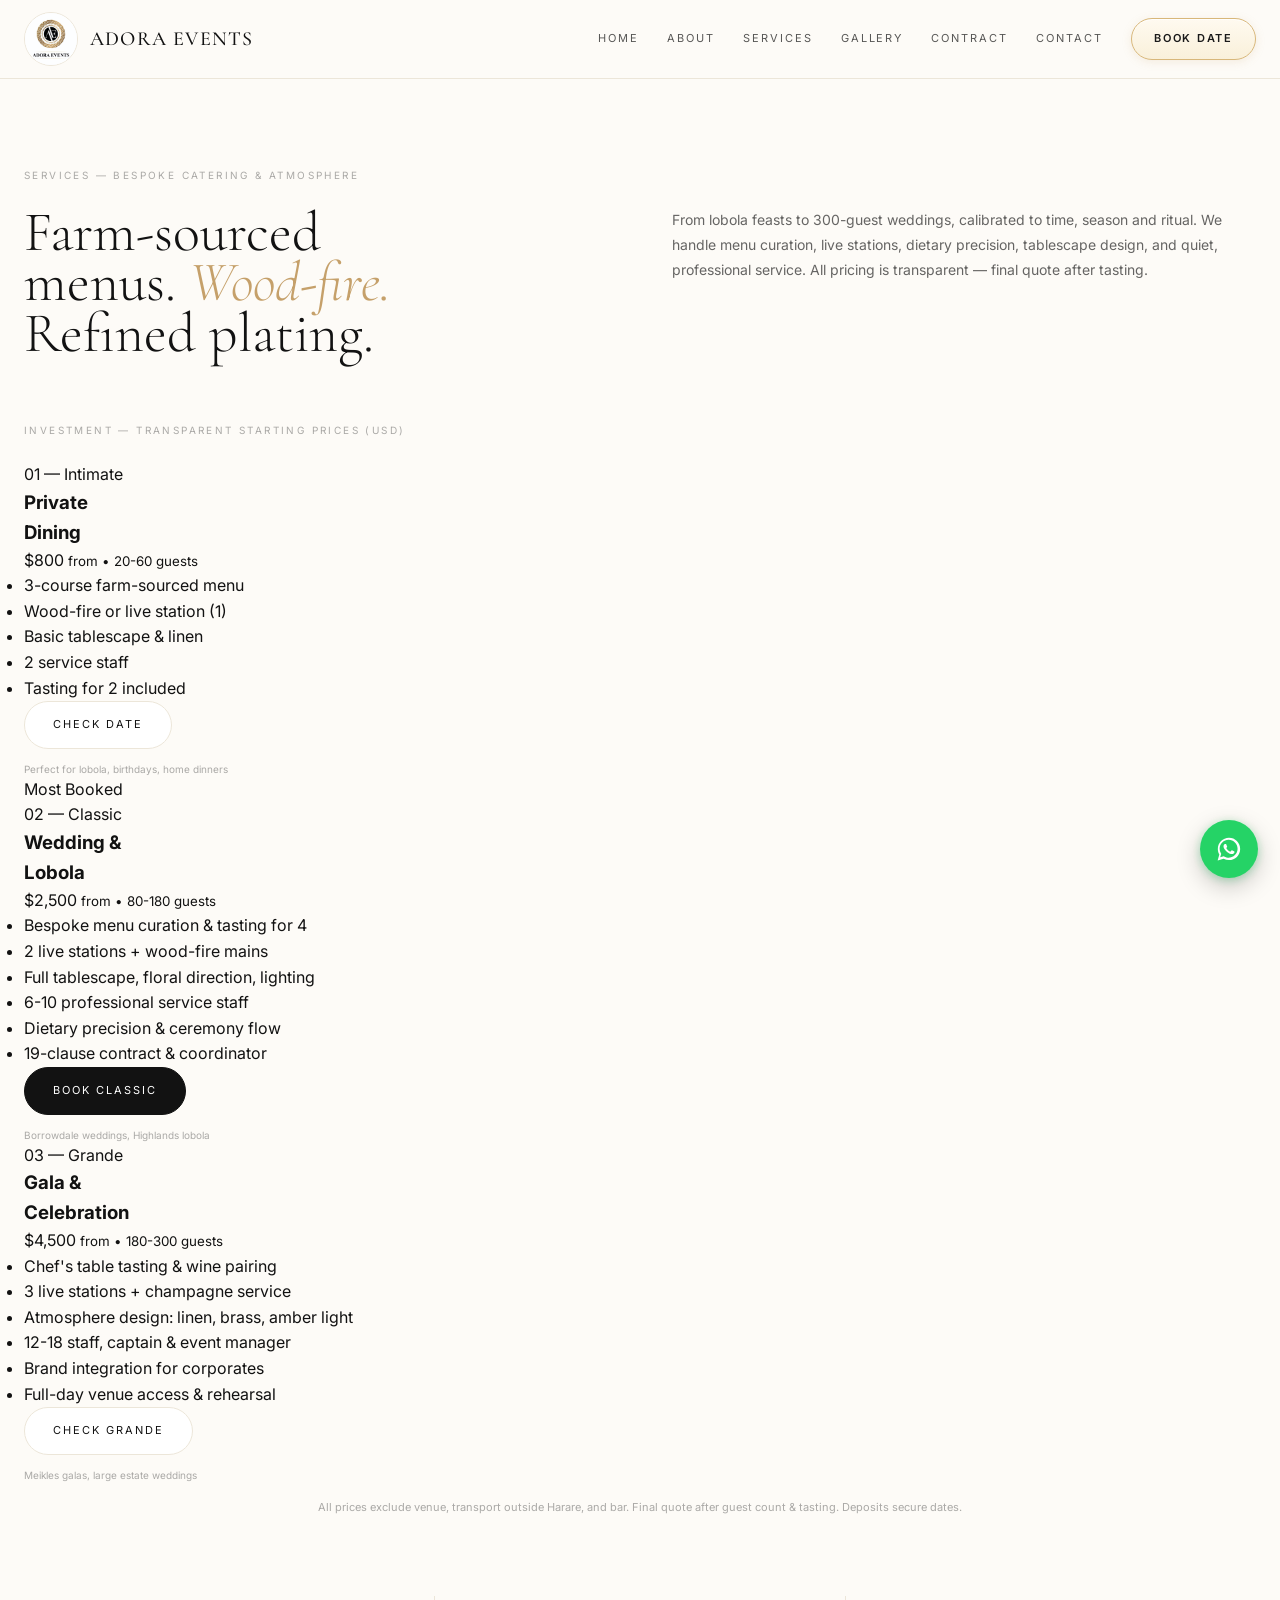
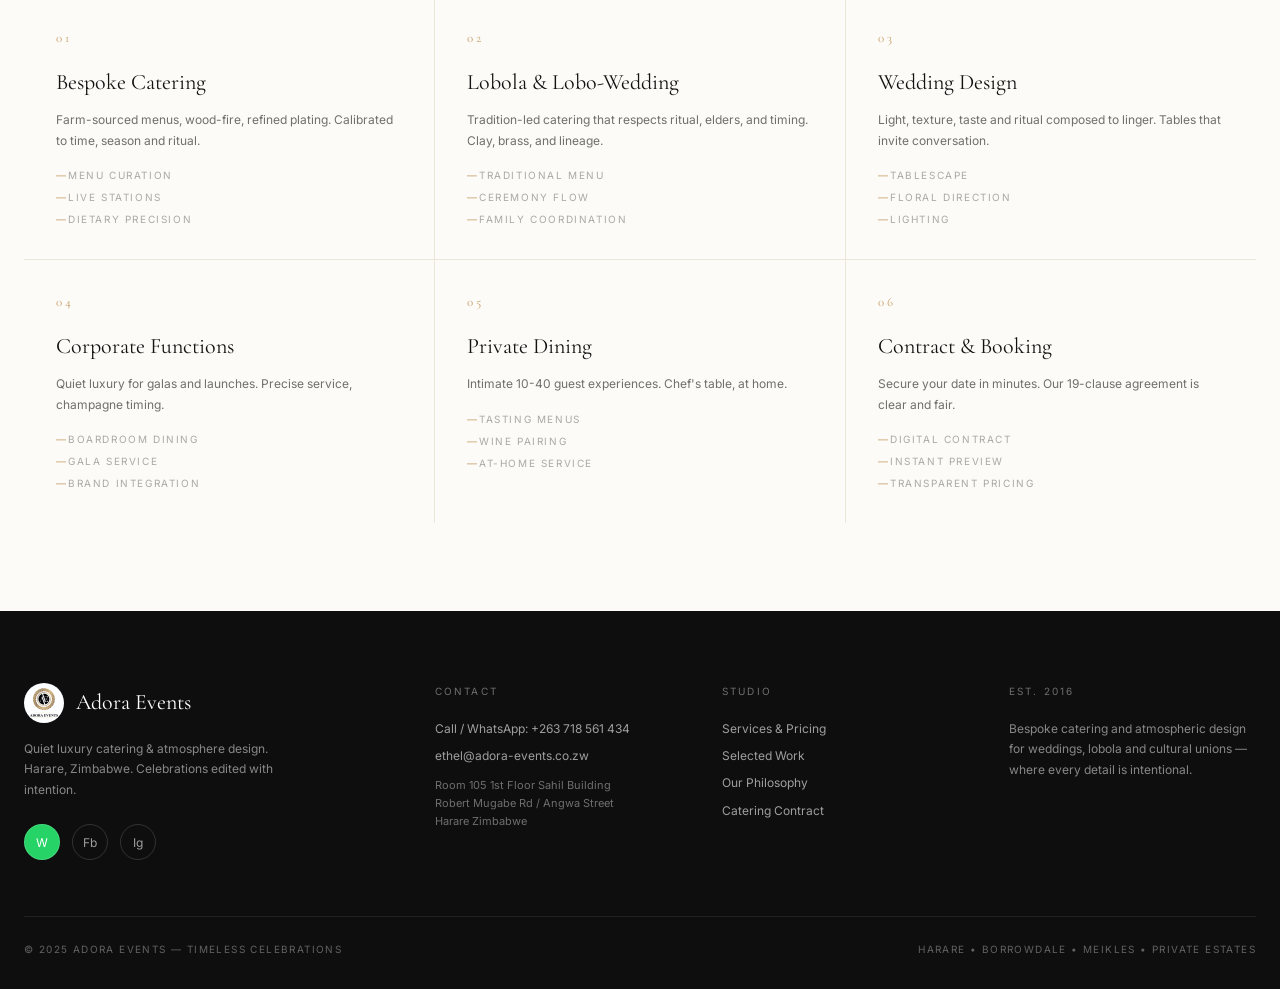
<file: services.html>
<!DOCTYPE html>
<html lang="en">
<head>
<meta charset="UTF-8"><meta name="viewport" content="width=device-width, initial-scale=1">
<title>Services & Pricing — Wedding & Lobola Catering Harare | Adora Events</title>
<meta name="description" content="Bespoke catering from 20-300 guests. Intimate dining from $800, Classic weddings from $2500, Grande from $4500. Farm-sourced menus, wood-fire, dietary precision.">
<link rel="canonical" href="https://adora-events.co.zw/services.html">
<link rel="icon" type="image/x-icon" href="favicon.ico">
<link rel="icon" type="image/png" sizes="32x32" href="images/favicon-32.png">
<link rel="apple-touch-icon" sizes="180x180" href="images/favicon-180.png">
<meta property="og:title" content="Services & Transparent Pricing — Adora Events">
<meta property="og:description" content="Bespoke catering from 20-300 guests. Intimate dining from $800, Classic weddings from $2500, Grande from $4500. Farm-sourced menus, wood-fire, dietary precision.">
<meta property="og:image" content="https://adora-events.co.zw/images/favicon-512.png">
<meta property="og:type" content="website">
<meta property="og:locale" content="en_ZW">
<meta name="twitter:card" content="summary_large_image">
<meta name="twitter:title" content="Services & Transparent Pricing — Adora Events">
<meta name="twitter:description" content="Bespoke catering from 20-300 guests. Intimate dining from $800, Classic weddings from $2500, Grande from $4500. Farm-sourced menus, wood-fire, dietary precision.">
<meta name="twitter:image" content="https://adora-events.co.zw/images/favicon-512.png">
<link rel="stylesheet" href="css/style.css">

</head>
<body>
<header class="site-header">
  <div class="header-inner">
    <a href="index.html" class="logo"><img src="images/logo.jpg" alt="Adora Events Logo"> Adora Events</a>
    <nav class="nav">
      <a href="index.html">Home</a>
      <a href="about.html">About</a>
      <a href="services.html">Services</a>
      <a href="gallery.html">Gallery</a>
      <a href="contract.html">Contract</a>
      <a href="contact.html">Contact</a>
      <a href="contact.html" class="nav-cta">Book Date</a>
    </nav>
    <div class="mobile-toggle">☰</div>
  </div>
</header>

<section class="section">
  <div class="label">Services — Bespoke Catering & Atmosphere</div>
  <div class="two-col" style="margin-top:24px">
    <h1 class="font-display" style="font-size:56px;line-height:0.9;font-weight:300">Farm-sourced<br>menus. <i style="color:var(--gold)">Wood-fire.</i><br>Refined plating.</h1>
    <p style="font-size:14px;line-height:1.8;color:rgba(0,0,0,0.6)">From lobola feasts to 300-guest weddings, calibrated to time, season and ritual. We handle menu curation, live stations, dietary precision, tablescape design, and quiet, professional service. All pricing is transparent — final quote after tasting.</p>
  </div>

  <!-- PRICING TIERS -->
  <div style="margin-top:64px">
    <div class="label">Investment — Transparent Starting Prices (USD)</div>
    <div class="pricing-grid">
      <div class="pricing-card">
        <div class="tier">01 — Intimate</div>
        <h3>Private<br>Dining</h3>
        <div class="price">$800 <small>from • 20-60 guests</small></div>
        <ul>
          <li>3-course farm-sourced menu</li>
          <li>Wood-fire or live station (1)</li>
          <li>Basic tablescape & linen</li>
          <li>2 service staff</li>
          <li>Tasting for 2 included</li>
        </ul>
        <a href="contact.html" class="btn light" style="color:var(--ink);border-color:var(--line);background:white">Check Date</a>
        <div style="margin-top:12px;font-size:10px;color:var(--ink-faint)">Perfect for lobola, birthdays, home dinners</div>
      </div>

      <div class="pricing-card featured">
        <span class="pricing-badge">Most Booked</span>
        <div class="tier">02 — Classic</div>
        <h3>Wedding &<br>Lobola</h3>
        <div class="price">$2,500 <small>from • 80-180 guests</small></div>
        <ul>
          <li>Bespoke menu curation & tasting for 4</li>
          <li>2 live stations + wood-fire mains</li>
          <li>Full tablescape, floral direction, lighting</li>
          <li>6-10 professional service staff</li>
          <li>Dietary precision & ceremony flow</li>
          <li>19-clause contract & coordinator</li>
        </ul>
        <a href="contact.html" class="btn">Book Classic</a>
        <div style="margin-top:12px;font-size:10px;color:var(--ink-faint)">Borrowdale weddings, Highlands lobola</div>
      </div>

      <div class="pricing-card">
        <div class="tier">03 — Grande</div>
        <h3>Gala &<br>Celebration</h3>
        <div class="price">$4,500 <small>from • 180-300 guests</small></div>
        <ul>
          <li>Chef's table tasting & wine pairing</li>
          <li>3 live stations + champagne service</li>
          <li>Atmosphere design: linen, brass, amber light</li>
          <li>12-18 staff, captain & event manager</li>
          <li>Brand integration for corporates</li>
          <li>Full-day venue access & rehearsal</li>
        </ul>
        <a href="contact.html" class="btn light" style="color:var(--ink);border-color:var(--line);background:white">Check Grande</a>
        <div style="margin-top:12px;font-size:10px;color:var(--ink-faint)">Meikles galas, large estate weddings</div>
      </div>
    </div>
    <div style="margin-top:16px;font-size:11px;color:var(--ink-faint);text-align:center">All prices exclude venue, transport outside Harare, and bar. Final quote after guest count & tasting. Deposits secure dates.</div>
  </div>

  <div style="margin-top:80px;display:grid;grid-template-columns:repeat(3,1fr);gap:1px;background:var(--line)">
    <div style="background:var(--paper);padding:32px"><div class="service-card" style="border:none;padding:0"><div class="n">01</div><h3>Bespoke Catering</h3><p>Farm-sourced menus, wood-fire, refined plating. Calibrated to time, season and ritual.</p><ul><li>Menu Curation</li><li>Live Stations</li><li>Dietary Precision</li></ul></div></div>
    <div style="background:var(--paper);padding:32px"><div class="service-card" style="border:none;padding:0"><div class="n">02</div><h3>Lobola & Lobo-Wedding</h3><p>Tradition-led catering that respects ritual, elders, and timing. Clay, brass, and lineage.</p><ul><li>Traditional Menu</li><li>Ceremony Flow</li><li>Family Coordination</li></ul></div></div>
    <div style="background:var(--paper);padding:32px"><div class="service-card" style="border:none;padding:0"><div class="n">03</div><h3>Wedding Design</h3><p>Light, texture, taste and ritual composed to linger. Tables that invite conversation.</p><ul><li>Tablescape</li><li>Floral Direction</li><li>Lighting</li></ul></div></div>
    <div style="background:var(--paper);padding:32px"><div class="service-card" style="border:none;padding:0"><div class="n">04</div><h3>Corporate Functions</h3><p>Quiet luxury for galas and launches. Precise service, champagne timing.</p><ul><li>Boardroom Dining</li><li>Gala Service</li><li>Brand Integration</li></ul></div></div>
    <div style="background:var(--paper);padding:32px"><div class="service-card" style="border:none;padding:0"><div class="n">05</div><h3>Private Dining</h3><p>Intimate 10-40 guest experiences. Chef's table, at home.</p><ul><li>Tasting Menus</li><li>Wine Pairing</li><li>At-Home Service</li></ul></div></div>
    <div style="background:var(--paper);padding:32px"><div class="service-card" style="border:none;padding:0"><div class="n">06</div><h3>Contract & Booking</h3><p>Secure your date in minutes. Our 19-clause agreement is clear and fair.</p><ul><li>Digital Contract</li><li>Instant Preview</li><li>Transparent Pricing</li></ul></div></div>
  </div>
</section>

<footer class="site-footer">
  <div class="footer-inner">
    <div>
      <div style="display:flex;align-items:center;gap:12px;margin-bottom:16px">
        <img src="images/logo.jpg" alt="Adora" style="width:40px;height:40px;border-radius:50%;background:white">
        <span style="font-family:'Cormorant Garamond',serif;font-size:22px">Adora Events</span>
      </div>
      <p style="font-size:12px;line-height:1.7;color:rgba(255,255,255,0.5);max-width:32ch">Quiet luxury catering & atmosphere design. Harare, Zimbabwe. Celebrations edited with intention.</p>
      <div style="margin-top:24px;display:flex;gap:12px">
        <a href="https://wa.me/263718561434" style="width:36px;height:36px;display:grid;place-items:center;border-radius:999px;border:1px solid rgba(255,255,255,0.15);background:#25D366;color:white">W</a>
        <a href="#" style="width:36px;height:36px;display:grid;place-items:center;border-radius:999px;border:1px solid rgba(255,255,255,0.15)">Fb</a>
        <a href="#" style="width:36px;height:36px;display:grid;place-items:center;border-radius:999px;border:1px solid rgba(255,255,255,0.15)">Ig</a>
      </div>
    </div>
    <div>
      <div style="font-size:10px;letter-spacing:0.22em;text-transform:uppercase;color:rgba(255,255,255,0.4);margin-bottom:20px">Contact</div>
      <a href="tel:+263718561434">Call / WhatsApp: +263 718 561 434</a>
      <a href="mailto:ethel@adora-events.co.zw">ethel@adora-events.co.zw</a>
      <div style="margin-top:12px;font-size:11px;line-height:1.6;color:rgba(255,255,255,0.4)">Room 105 1st Floor Sahil Building<br>Robert Mugabe Rd / Angwa Street<br>Harare Zimbabwe</div>
    </div>
    <div>
      <div style="font-size:10px;letter-spacing:0.22em;text-transform:uppercase;color:rgba(255,255,255,0.4);margin-bottom:20px">Studio</div>
      <a href="services.html">Services & Pricing</a>
      <a href="gallery.html">Selected Work</a>
      <a href="about.html">Our Philosophy</a>
      <a href="contract.html">Catering Contract</a>
    </div>
    <div>
      <div style="font-size:10px;letter-spacing:0.22em;text-transform:uppercase;color:rgba(255,255,255,0.4);margin-bottom:20px">Est. 2016</div>
      <div style="font-size:12px;line-height:1.7;color:rgba(255,255,255,0.5)">Bespoke catering and atmospheric design for weddings, lobola and cultural unions — where every detail is intentional.</div>
    </div>
  </div>
  <div class="copy">
    <span>© 2025 Adora Events — Timeless Celebrations</span>
    <span>Harare • Borrowdale • Meikles • Private Estates</span>
  </div>
</footer>
<script src="js/main.js"></script>
<!-- WhatsApp Floating Button -->
<a href="https://wa.me/263718561434?text=Hello%20Adora%20Events%2C%20I%27d%20like%20to%20inquire%20about%20booking%20a%20date" class="whatsapp-float" target="_blank" aria-label="Chat on WhatsApp">
  <span class="whatsapp-label">Chat on WhatsApp</span>
  <svg viewBox="0 0 32 32"><path d="M16.001 3.2c-7.047 0-12.76 5.71-12.76 12.754 0 2.25.587 4.447 1.704 6.38L3 29l6.845-1.92a12.7 12.7 0 0 0 6.156 1.57h.001c7.047 0 12.76-5.71 12.76-12.754S23.048 3.2 16.001 3.2zm0 22.95a10.97 10.97 0 0 1-5.594-1.53l-.4-.238-4.062 1.14 1.176-3.955-.26-.408a10.18 10.18 0 0 1-1.57-5.463c0-5.65 4.6-10.247 10.26-10.247 5.66 0 10.26 4.597 10.26 10.247 0 5.65-4.6 10.253-10.81 10.253zm5.63-7.68c-.308-.154-1.824-.9-2.106-1.003-.282-.103-.487-.154-.693.154-.205.308-.795 1.003-.975 1.21-.18.205-.36.23-.668.077-.308-.154-1.3-.48-2.477-1.53-.915-.816-1.533-1.823-1.713-2.13-.18-.308-.019-.474.135-.627.138-.138.308-.36.462-.54.154-.18.205-.308.308-.514.103-.205.052-.385-.026-.54-.077-.154-.693-1.67-.95-2.287-.25-.6-.504-.52-.693-.53h-.59c-.205 0-.54.077-.823.385-.282.308-1.078 1.054-1.078 2.57s1.104 2.98 1.26 3.188c.154.205 2.174 3.32 5.267 4.656.736.317 1.31.506 1.758.647.74.235 1.412.202 1.944.123.593-.088 1.824-.746 2.082-1.467.257-.722.257-1.34.18-1.467-.077-.13-.282-.205-.59-.36z"/></svg>
</a>

</body></html>

</body></html>
</file>
<file: css/style.css>
/* Adora Events — Quiet Luxury Theme — Rebuilt 2026 */
@import url('https://fonts.googleapis.com/css2?family=Cormorant+Garamond:wght@300;400;500;600&family=Inter:wght@300;400;500&display=swap');

:root{
  --paper:#fdfbf7;
  --paper-2:#f7f3eb;
  --ink:#121212;
  --ink-soft:rgba(18,18,18,0.6);
  --ink-faint:rgba(18,18,18,0.35);
  --line:#ece6d9;
  --gold:#c5a06a;
  --gold-deep:#a67c3d;
  --dark:#0e0e0e;
  --whatsapp:#25D366;
}

*{margin:0;padding:0;box-sizing:border-box}
html{scroll-behavior:smooth}
body{
  font-family:'Inter',sans-serif;
  background:var(--paper);
  color:var(--ink);
  line-height:1.6;
  -webkit-font-smoothing:antialiased;
}
img{max-width:100%;display:block}
a{text-decoration:none;color:inherit}
.font-display{font-family:'Cormorant Garamond',serif}

/* Header */
.site-header{
  position:sticky;top:0;z-index:100;
  background:rgba(253,251,247,0.92);
  backdrop-filter: blur(12px);
  border-bottom:1px solid var(--line);
}
.header-inner{
  max-width:1280px;margin:0 auto;
  padding:12px 24px;
  display:flex;align-items:center;justify-content:space-between;
  gap:24px;
}
.logo{
  display:flex;align-items:center;gap:12px;
  font-family:'Cormorant Garamond',serif;
  font-size:20px;letter-spacing:0.06em;
  font-weight:500;
  text-transform:uppercase;
}
.logo img{
  width:54px;height:54px;
  object-fit:contain;
  border-radius:50%;
  background:white;
  border:1px solid var(--line);
}
.nav{
  display:flex;align-items:center;gap:28px;
  font-size:11px;letter-spacing:0.18em;text-transform:uppercase;
}
.nav a{opacity:0.7;transition:opacity .2s}
.nav a:hover{opacity:1}

/* FIXED: Book Date - Light, highly visible */
.nav-cta{
  background: linear-gradient(180deg, #fffaf0 0%, #f9f0da 100%) !important;
  color:#1a1a1a !important;
  border:1px solid #d8b77a !important;
  padding:11px 22px !important;
  border-radius:999px;
  font-weight:600;
  letter-spacing:0.16em;
  box-shadow: 0 2px 10px rgba(197,160,106,0.18), inset 0 1px 0 rgba(255,255,255,0.8);
  opacity:1 !important;
}
.nav-cta:hover{
  background:#fff !important;
  border-color:var(--gold) !important;
  transform:translateY(-1px);
  box-shadow:0 4px 16px rgba(197,160,106,0.28);
}

.mobile-toggle{display:none;font-size:22px;cursor:pointer}

/* Hero */
.hero{
  position:relative;
  min-height:86vh;
  display:flex;align-items:end;
  overflow:hidden;
  background:#0e0e0e;
}
.hero-bg{
  position:absolute;inset:0;
  background-size:cover;background-position:center;
  opacity:0.65;
}
.hero::after{
  content:'';position:absolute;inset:0;
  background:linear-gradient(180deg, rgba(0,0,0,0.1) 0%, rgba(0,0,0,0.55) 100%);
}
.hero-inner{
  position:relative;z-index:1;
  max-width:1280px;width:100%;margin:0 auto;
  padding:80px 24px;
  display:grid;grid-template-columns:1.1fr 0.9fr;gap:40px;
  color:white;
}
.eyebrow{
  font-size:10px;letter-spacing:0.28em;text-transform:uppercase;
  color:rgba(255,255,255,0.6);display:block;margin-bottom:20px;
}
.hero h1{
  font-family:'Cormorant Garamond',serif;
  font-size:clamp(42px,6vw,76px);
  line-height:0.9;font-weight:300;
}
.hero p{font-size:14px;line-height:1.8;color:rgba(255,255,255,0.7);max-width:44ch}
.btn{
  display:inline-flex;align-items:center;justify-content:center;
  padding:14px 28px;
  background:var(--ink);color:white;
  border:1px solid var(--ink);
  font-size:11px;letter-spacing:0.18em;text-transform:uppercase;
  border-radius:999px;transition:all .2s;
}
.btn:hover{transform:translateY(-1px)}
.btn.light{
  background:rgba(255,255,255,0.12);
  border-color:rgba(255,255,255,0.28);
  backdrop-filter:blur(6px);
}

/* Sections */
.section{max-width:1280px;margin:0 auto;padding:88px 24px}
.label{font-size:10px;letter-spacing:0.24em;text-transform:uppercase;color:var(--ink-faint);margin-bottom:24px}
.label.light{color:rgba(255,255,255,0.4)}
.two-col{display:grid;grid-template-columns:1fr 1fr;gap:64px;align-items:start}
.section-dark{background:var(--dark);color:white}
.section-dark .section-inner{max-width:1280px;margin:0 auto;padding:88px 24px}

/* Work Grid */
.work-grid{display:grid;grid-template-columns:1fr 1fr;gap:1px;background:var(--line);border:1px solid var(--line)}
.work-item{background:var(--paper);display:flex;flex-direction:column}
.work-item .meta{padding:24px 24px 20px}
.meta-top{order:1}.work-item .img-wrap{order:2}
.work-item.alt .img-wrap{order:1}.work-item.alt .meta{order:2}
.eyebrow-row{display:flex;justify-content:space-between;gap:12px;margin-bottom:12px}
.num{font-size:10px;letter-spacing:0.14em;text-transform:uppercase;color:var(--ink-faint)}
.cap{font-size:22px;line-height:1.1;margin-bottom:10px}
.desc{font-size:12px;line-height:1.7;color:var(--ink-soft)}
.img-wrap{position:relative;aspect-ratio:4/3;overflow:hidden;background:#eee}
.img-wrap img{width:100%;height:100%;object-fit:cover;transition:transform .8s}
.work-item:hover img{transform:scale(1.04)}
.on-image{
  position:absolute;font-size:9px;letter-spacing:0.16em;text-transform:uppercase;
  background:rgba(253,251,247,0.92);padding:6px 10px;border-radius:999px;
  color:var(--ink);backdrop-filter:blur(4px);
}
.on-image.tl{top:12px;left:12px}
.on-image.br{bottom:12px;right:12px}
.gallery-hero{max-width:1280px;margin:0 auto;padding:72px 24px 32px;display:grid;grid-template-columns:1fr 1fr;gap:40px}
.gallery-hero h1{font-family:'Cormorant Garamond',serif;font-size:56px;line-height:0.9;font-weight:300}
.gallery-hero p{font-size:13px;line-height:1.8;color:var(--ink-soft);max-width:44ch;align-self:end}

/* Services */
.service-card{padding:8px 0}
.service-card .n{font-family:'Cormorant Garamond',serif;font-size:13px;color:var(--gold);margin-bottom:16px;letter-spacing:0.2em}
.service-card h3{font-family:'Cormorant Garamond',serif;font-size:22px;font-weight:400;margin-bottom:10px}
.service-card p{font-size:12px;line-height:1.7;color:var(--ink-soft)}
.service-card ul{list-style:none;margin-top:16px;display:flex;flex-direction:column;gap:6px}
.service-card li{font-size:10px;letter-spacing:0.16em;text-transform:uppercase;color:var(--ink-faint);position:relative;padding-left:12px}
.service-card li::before{content:'—';position:absolute;left:0;top:0;color:var(--gold)}

/* Forms */
.form-grid{display:grid;grid-template-columns:1fr 1fr;gap:16px}
.input-group{display:flex;flex-direction:column;gap:8px}
.input-group label{font-size:10px;letter-spacing:0.18em;text-transform:uppercase;color:var(--ink-faint)}
.input-group input,.input-group select,.input-group textarea{
  padding:14px 16px;border:1px solid var(--line);background:white;
  font-size:13px;font-family:inherit;border-radius:12px;outline:none;
  transition:border .2s;
}
.input-group input:focus,.input-group select:focus,.input-group textarea:focus{border-color:var(--gold)}

/* Footer */
.site-footer{background:var(--dark);color:white;padding:72px 24px 32px}
.footer-inner{max-width:1280px;margin:0 auto;display:grid;grid-template-columns:1.5fr 1fr 1fr 1fr;gap:40px}
.site-footer a{display:block;font-size:12px;line-height:1.6;color:rgba(255,255,255,0.6);margin-bottom:8px;transition:color .2s}
.site-footer a:hover{color:white}
.copy{
  max-width:1280px;margin:48px auto 0;
  padding-top:24px;border-top:1px solid rgba(255,255,255,0.08);
  display:flex;justify-content:space-between;gap:12px;
  font-size:10px;letter-spacing:0.14em;text-transform:uppercase;color:rgba(255,255,255,0.35)
}

/* WhatsApp Floating Button */
.whatsapp-float{
  position:fixed;right:22px;bottom:22px;z-index:9999;
  width:58px;height:58px;
  background:#25D366;border-radius:50%;
  display:grid;place-items:center;
  box-shadow:0 8px 24px rgba(0,0,0,0.22), 0 2px 8px rgba(37,211,102,0.3);
  transition:transform .2s, box-shadow .2s;
  animation: pulseWhats 2.2s infinite;
}
.whatsapp-float:hover{transform:scale(1.08) translateY(-2px);box-shadow:0 12px 28px rgba(0,0,0,0.26)}
.whatsapp-float svg{width:28px;height:28px;fill:white}
@keyframes pulseWhats{
  0%{box-shadow:0 0 0 0 rgba(37,211,102,0.4)}
  70%{box-shadow:0 0 0 14px rgba(37,211,102,0)}
  100%{box-shadow:0 0 0 0 rgba(37,211,102,0)}
}
.whatsapp-label{
  position:absolute;right:70px;top:50%;transform:translateY(-50%);
  background:var(--ink);color:white;
  font-size:11px;letter-spacing:0.08em;
  padding:8px 12px;border-radius:999px;white-space:nowrap;
  opacity:0;pointer-events:none;transition:opacity .2s;
}
.whatsapp-float:hover .whatsapp-label{opacity:1}

/* About Enhanced */
.about-hero-img{
  width:100%;aspect-ratio:4/5;object-fit:cover;
  border-radius:16px;filter:sepia(0.08);
}
.value-grid{display:grid;grid-template-columns:repeat(2,1fr);gap:1px;background:var(--line);border:1px solid var(--line);margin-top:32px}
.value-grid > div{background:var(--paper);padding:28px}
.founder-box{
  background:var(--paper-2);border:1px solid var(--line);
  padding:32px;border-radius:16px;display:flex;gap:24px;align-items:start;
}

/* Responsive */
@media(max-width:900px){
  .two-col,.gallery-hero,.footer-inner{grid-template-columns:1fr}
  .work-grid{grid-template-columns:1fr}
  .nav{display:none}
  .mobile-toggle{display:block}
  .hero-inner{grid-template-columns:1fr}
  .form-grid{grid-template-columns:1fr}
  .header-inner{padding:10px 16px}
  .logo img{width:44px;height:44px}
  .whatsapp-label{display:none}
}
</style>
</file>
